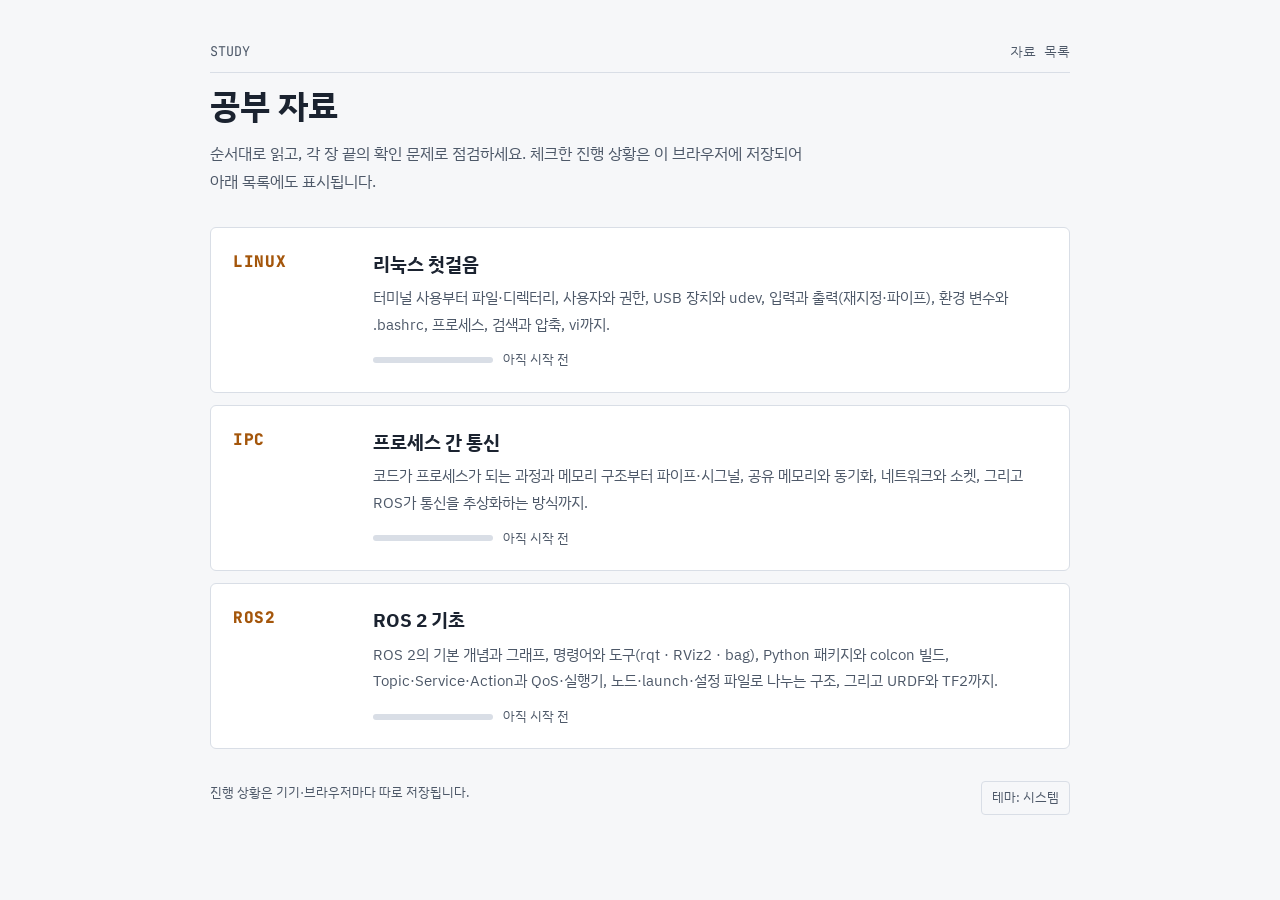
<file: docs/index.html>
<!doctype html>
<html lang="ko">
<head>
<meta charset="utf-8">
<meta name="viewport" content="width=device-width, initial-scale=1, viewport-fit=cover">
<title>공부 자료</title>
<meta name="description" content="부원 자습용 공부 자료 모음">
<link rel="preconnect" href="https://fonts.googleapis.com">
<link rel="preconnect" href="https://fonts.gstatic.com" crossorigin>
<link rel="stylesheet" href="https://fonts.googleapis.com/css2?family=IBM+Plex+Sans+KR:wght@400;500;700&family=JetBrains+Mono:wght@400;600;800&family=Nanum+Gothic+Coding:wght@400;700&display=swap">
<link rel="stylesheet" href="assets/style.css">
<script src="assets/site.js"></script>
</head>
<body>
<div class="home-wrap">

  <header class="home-head">
    <div class="manline"><span>STUDY</span><span>자료 목록</span></div>
    <h1>공부 자료</h1>
    <p>순서대로 읽고, 각 장 끝의 확인 문제로 점검하세요. 체크한 진행 상황은 이 브라우저에 저장되어 아래 목록에도 표시됩니다.</p>
  </header>

  <!--
    새 자료를 추가하려면 아래 <li> 하나를 복사해서
    href(폴더 경로), data-page(그 페이지 body의 data-page와 같은 값),
    code, 제목, 설명을 바꾸면 됩니다.
  -->
  <ul class="courses">
    <li>
      <a class="course" href="linux/" data-page="linux">
        <span class="code">LINUX</span>
        <h2>리눅스 첫걸음</h2>
        <p>터미널 사용부터 파일·디렉터리, 사용자와 권한, USB 장치와 udev, 입력과 출력(재지정·파이프), 환경 변수와 .bashrc, 프로세스, 검색과 압축, vi까지.</p>
        <span class="meta" data-progress><span class="bar"><i></i></span><span>아직 시작 전</span></span>
      </a>
    </li>
    <li>
      <a class="course" href="ipc/" data-page="ipc">
        <span class="code">IPC</span>
        <h2>프로세스 간 통신</h2>
        <p>코드가 프로세스가 되는 과정과 메모리 구조부터 파이프·시그널, 공유 메모리와 동기화, 네트워크와 소켓, 그리고 ROS가 통신을 추상화하는 방식까지.</p>
        <span class="meta" data-progress><span class="bar"><i></i></span><span>아직 시작 전</span></span>
      </a>
    </li>
    <li>
      <a class="course" href="ros2/" data-page="ros2">
        <span class="code">ROS2</span>
        <h2>ROS 2 기초</h2>
        <p>ROS 2의 기본 개념과 그래프, 명령어와 도구(rqt · RViz2 · bag), Python 패키지와 colcon 빌드, Topic·Service·Action과 QoS·실행기, 노드·launch·설정 파일로 나누는 구조, 그리고 URDF와 TF2까지.</p>
        <span class="meta" data-progress><span class="bar"><i></i></span><span>아직 시작 전</span></span>
      </a>
    </li>
  </ul>

  <footer class="home-foot">
    <span>진행 상황은 기기·브라우저마다 따로 저장됩니다.</span>
    <button class="theme-btn" type="button">테마: 시스템</button>
  </footer>

</div>
</body>
</html>
</file>
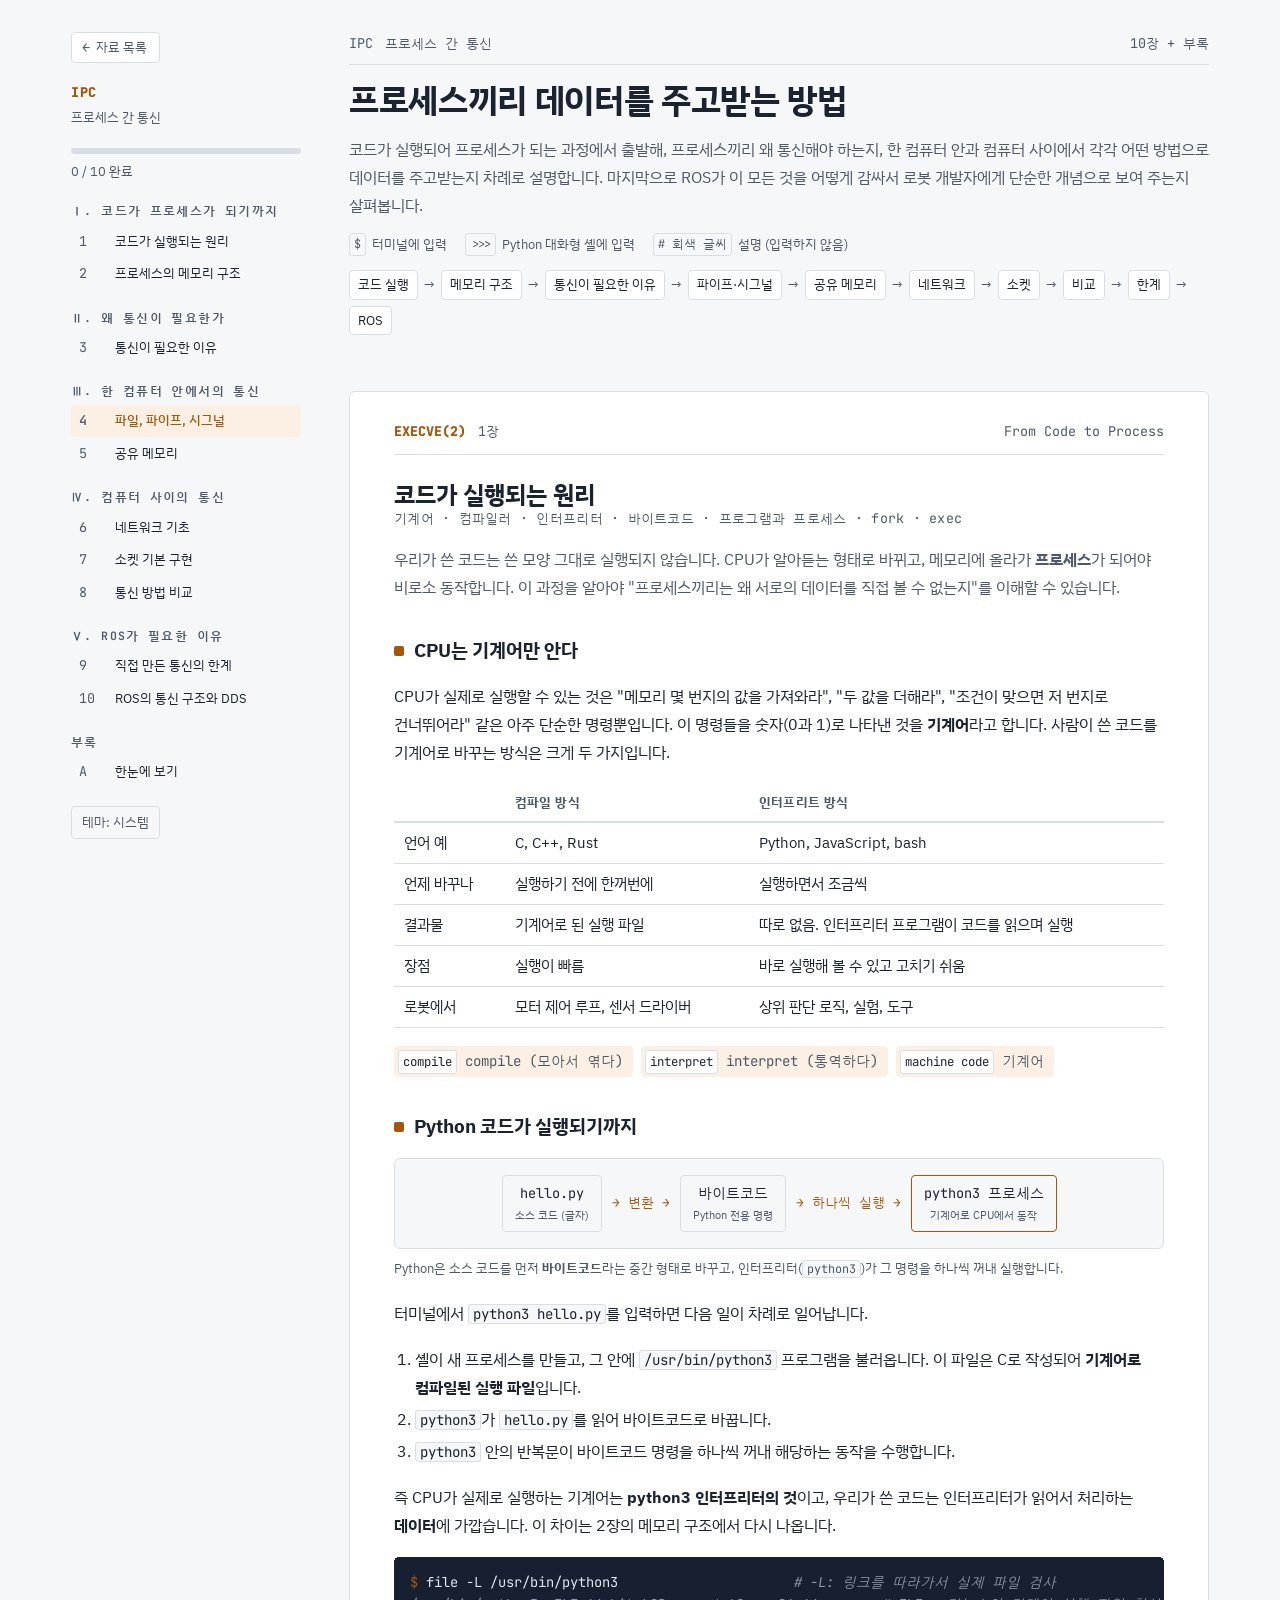
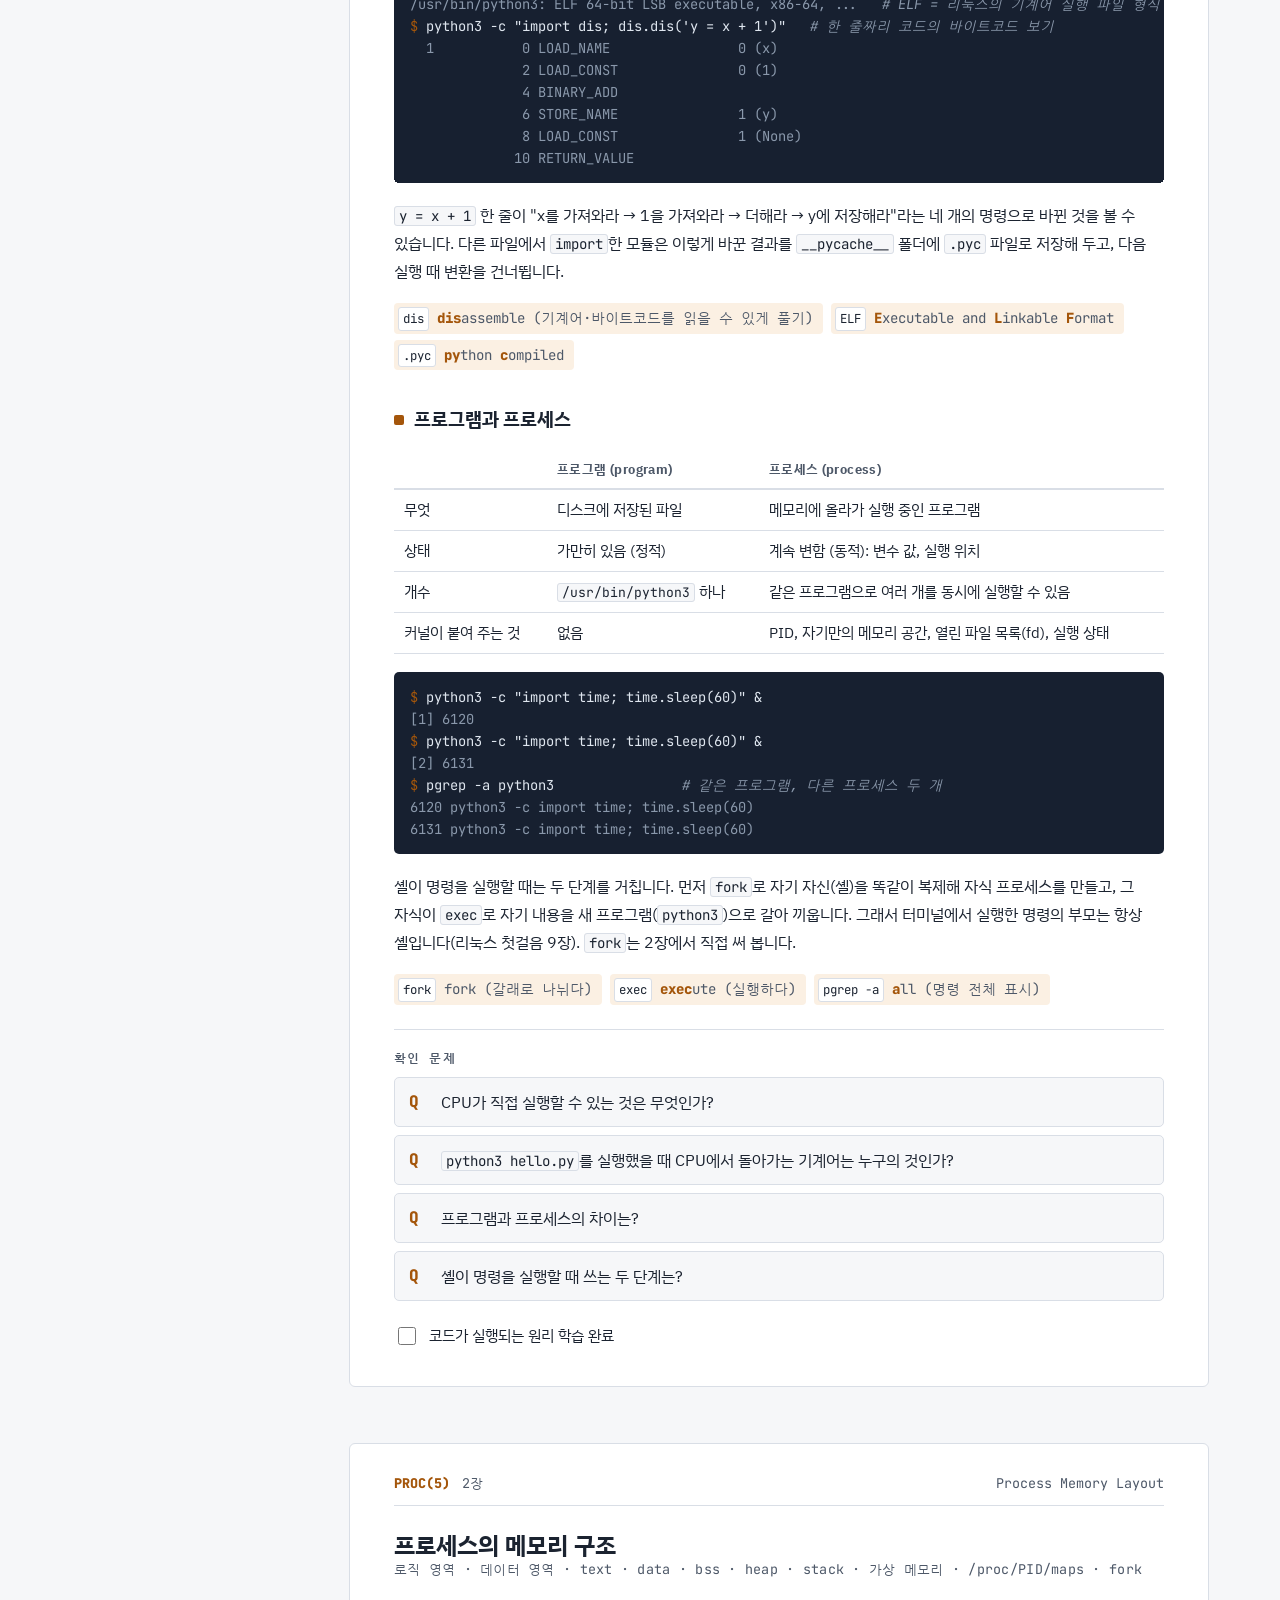
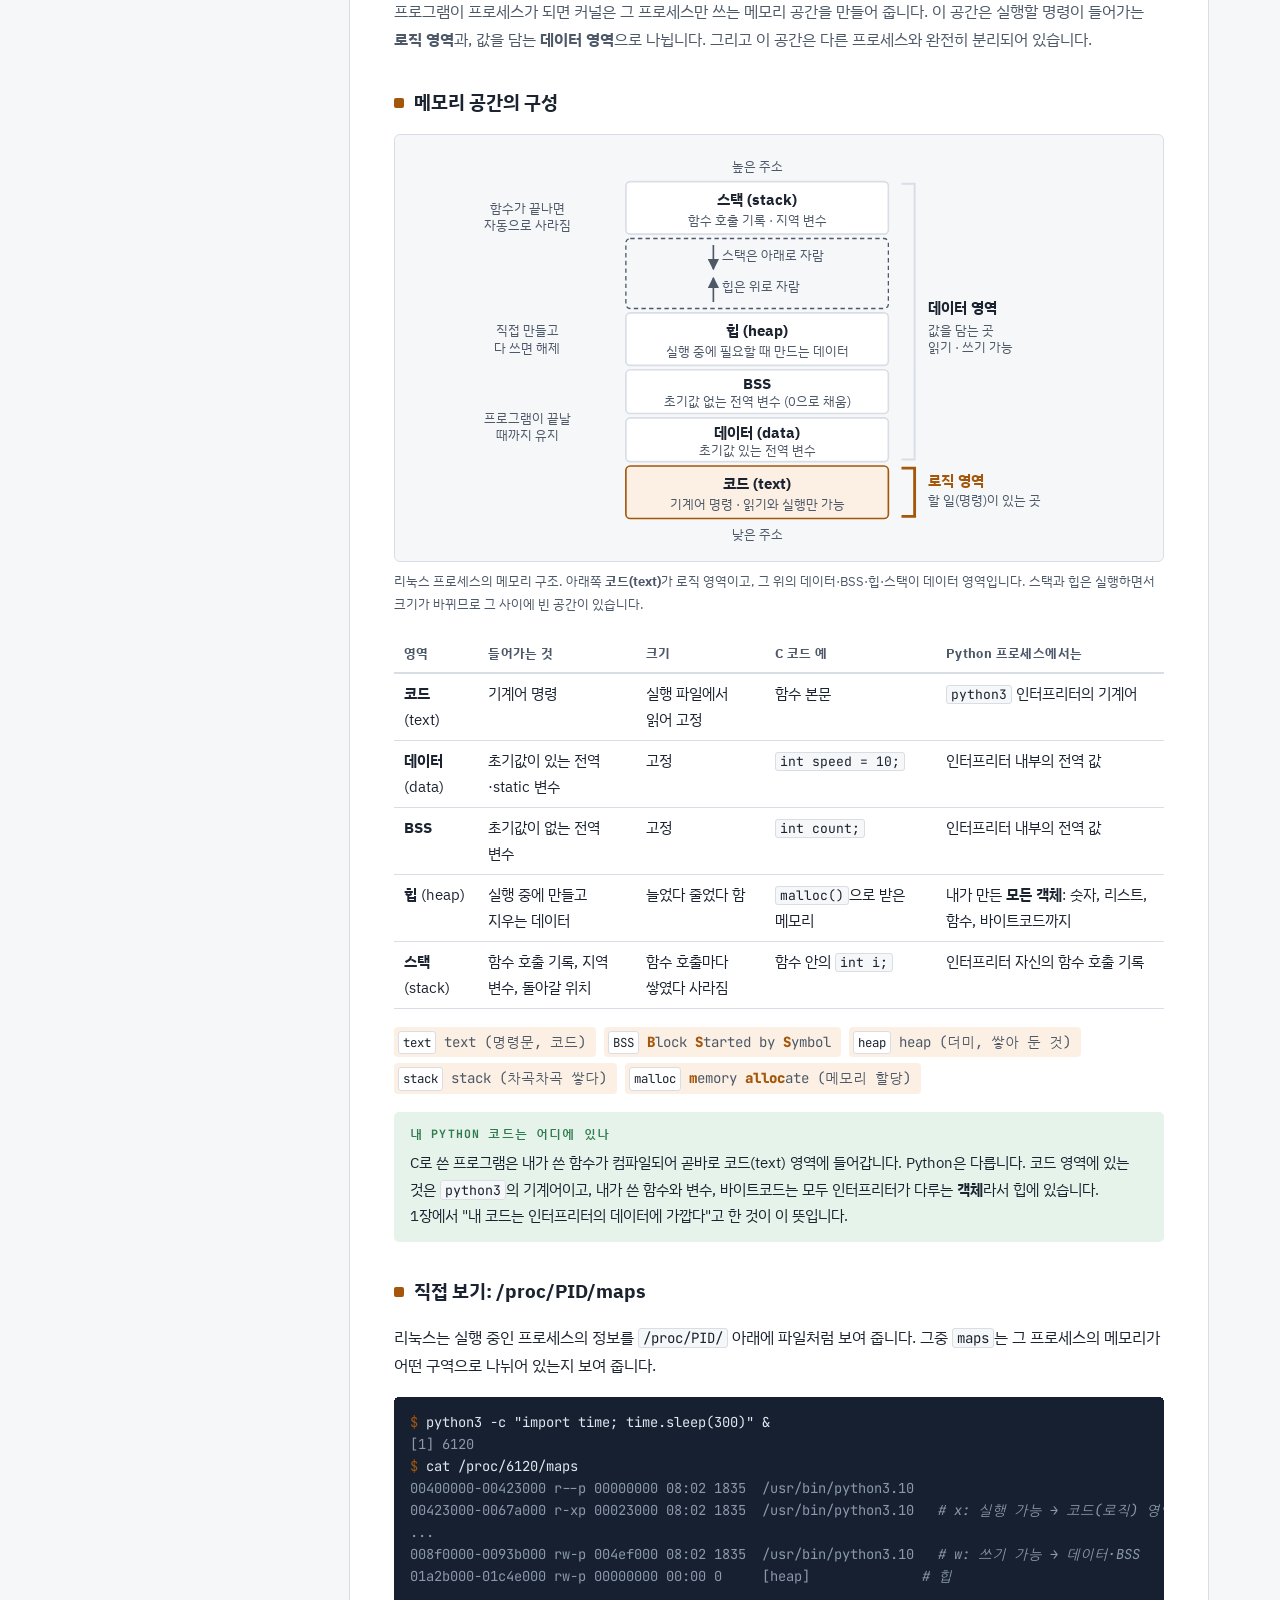
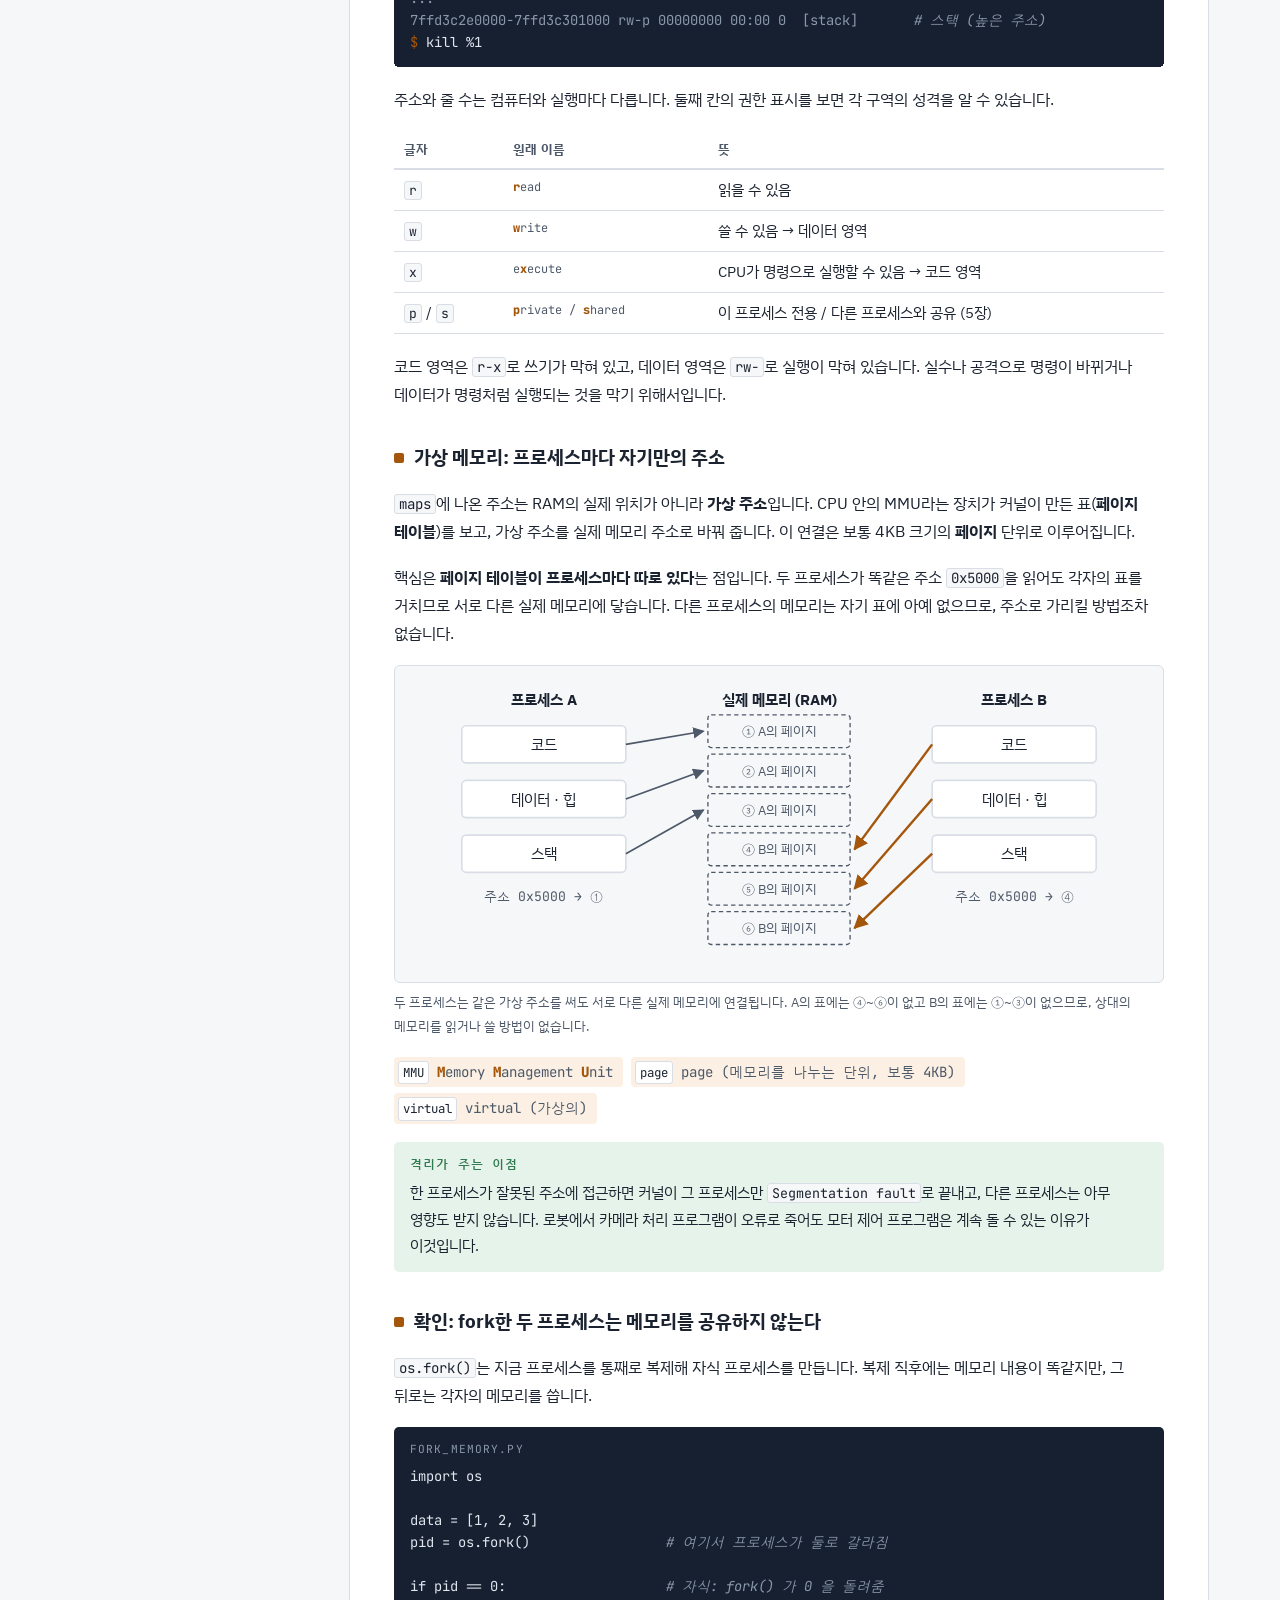
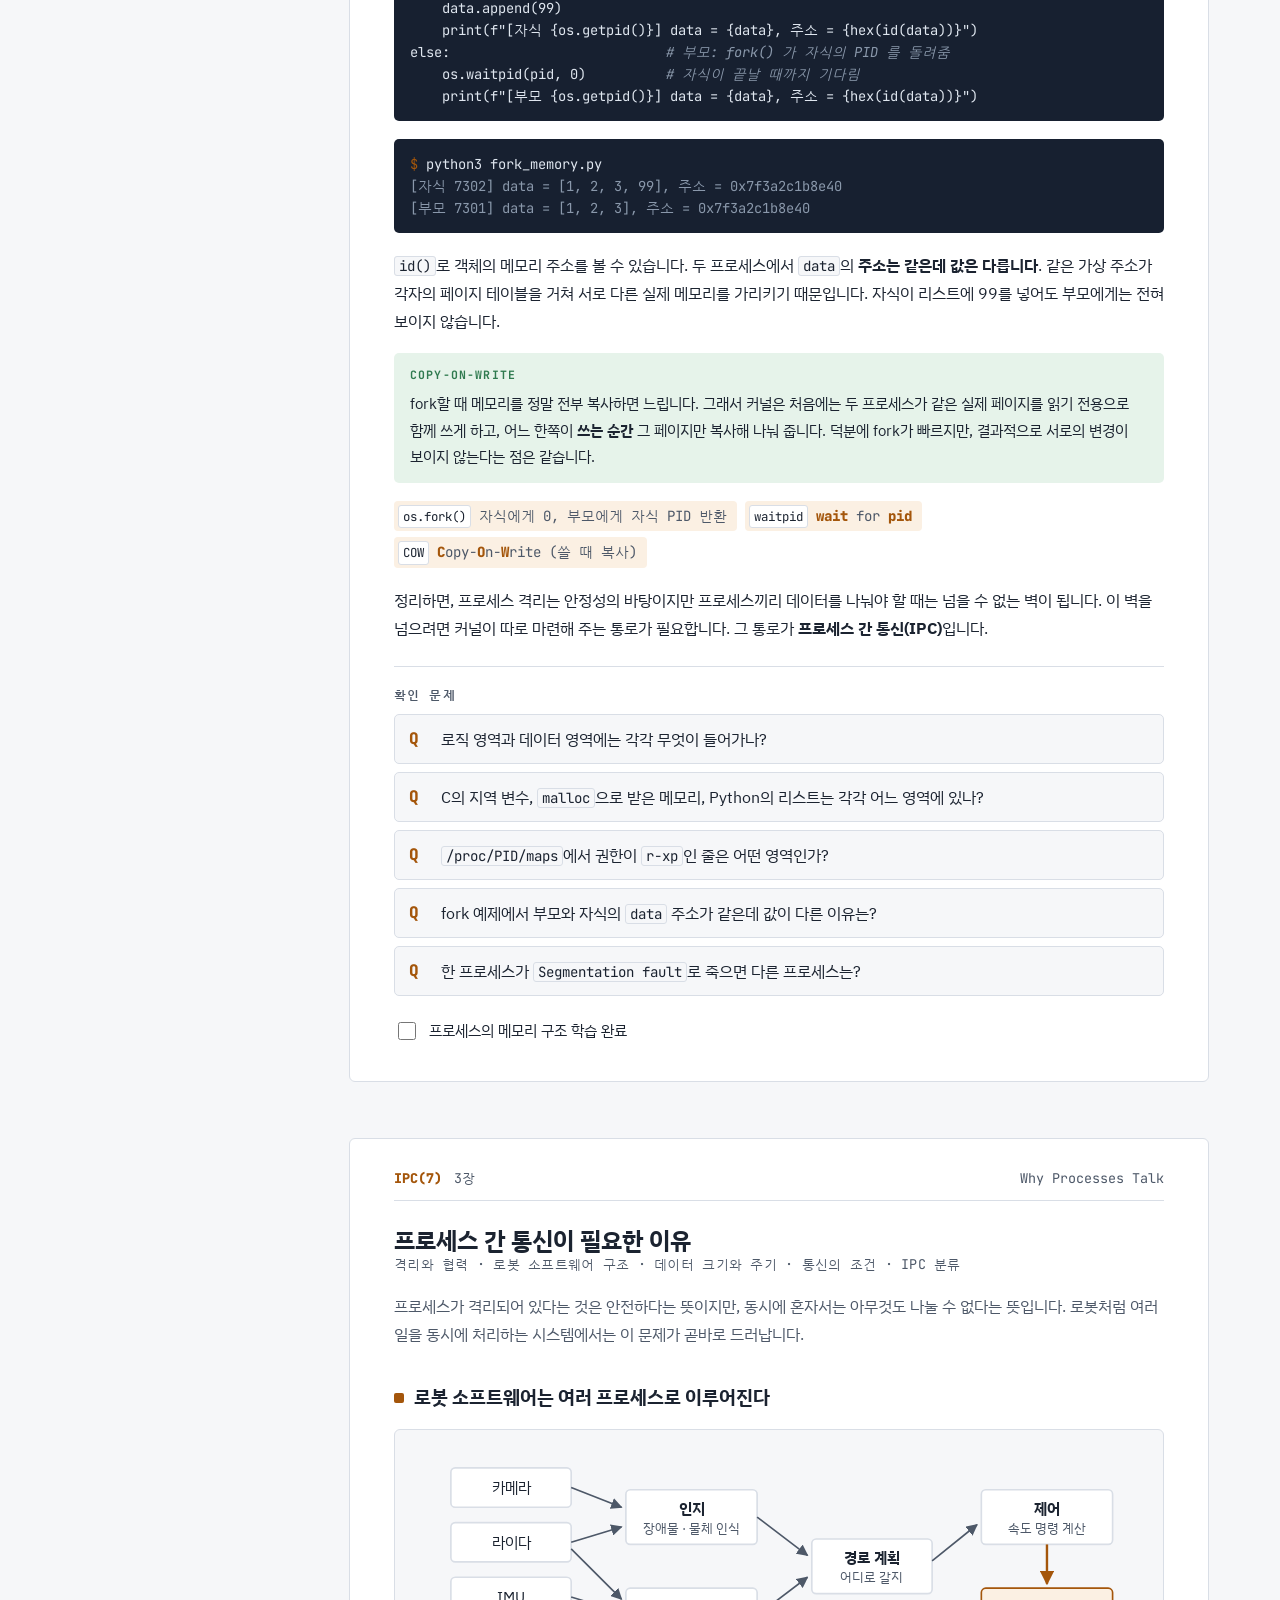
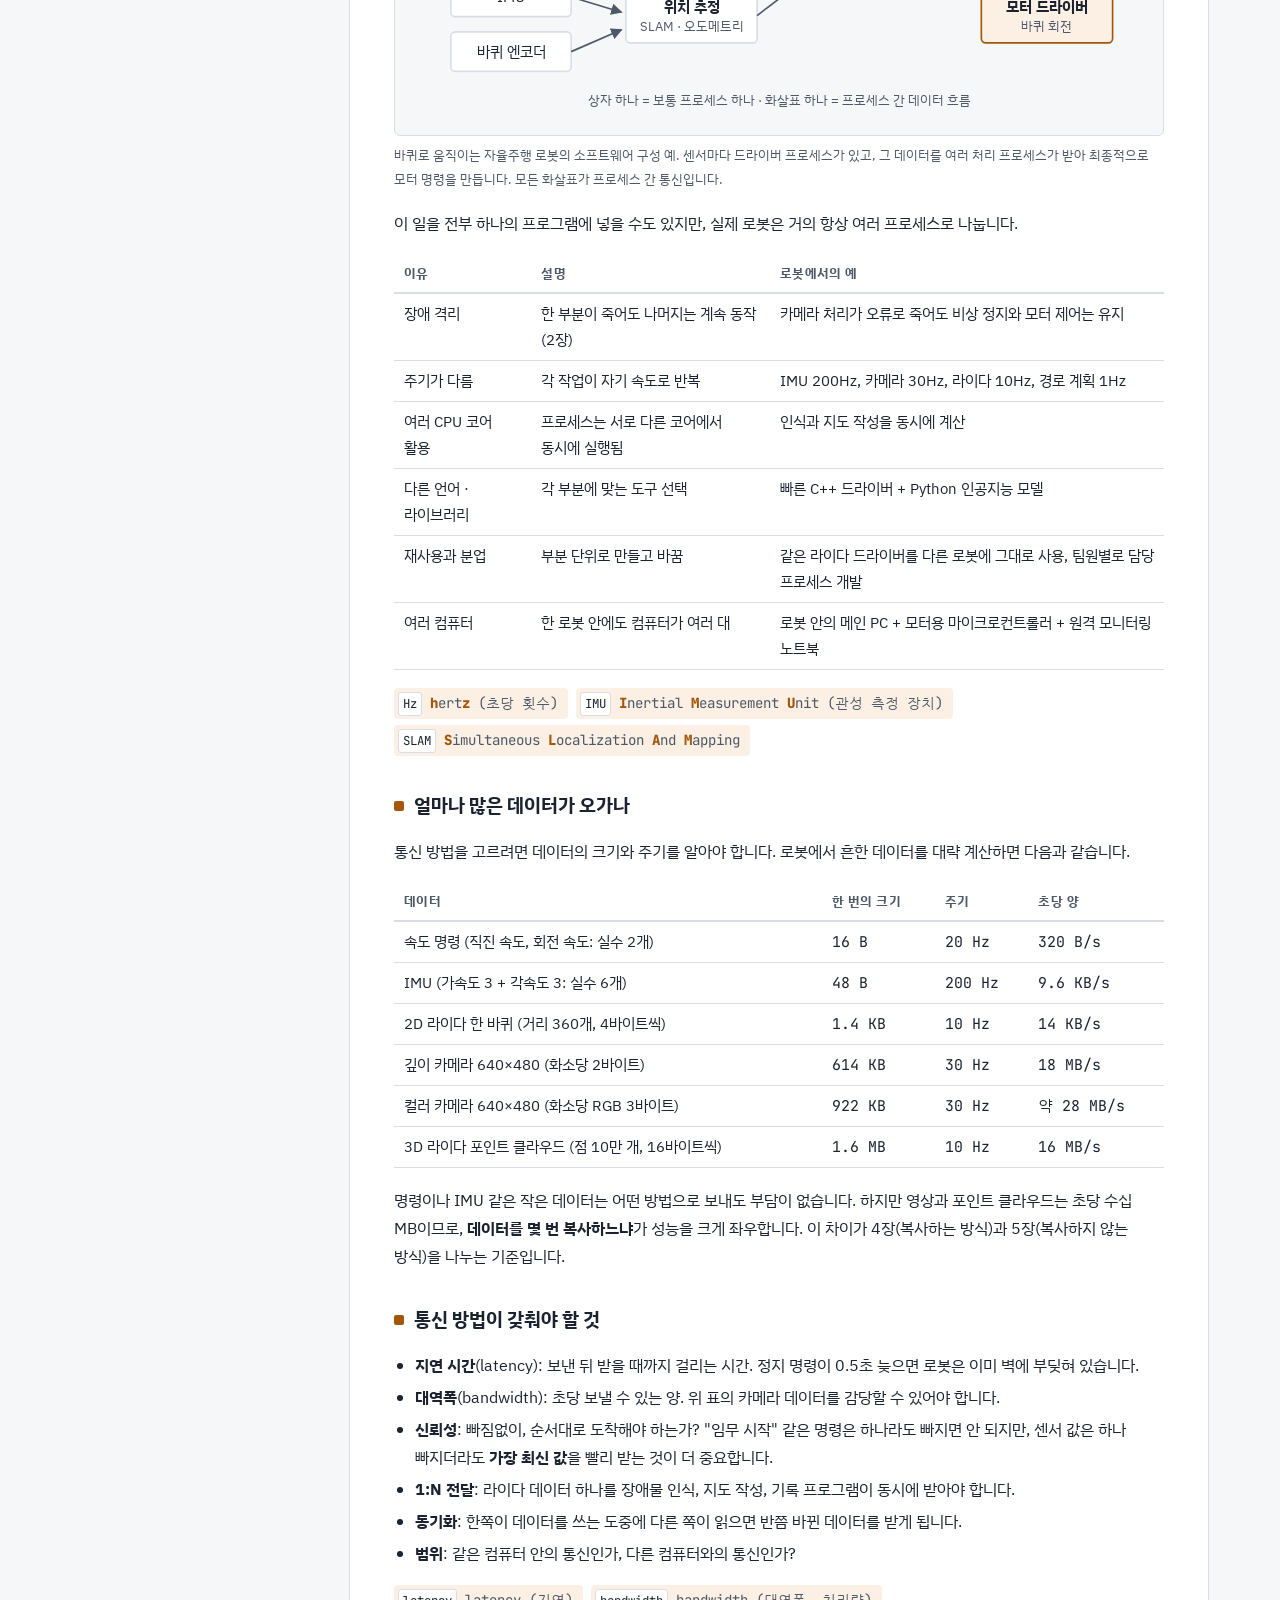
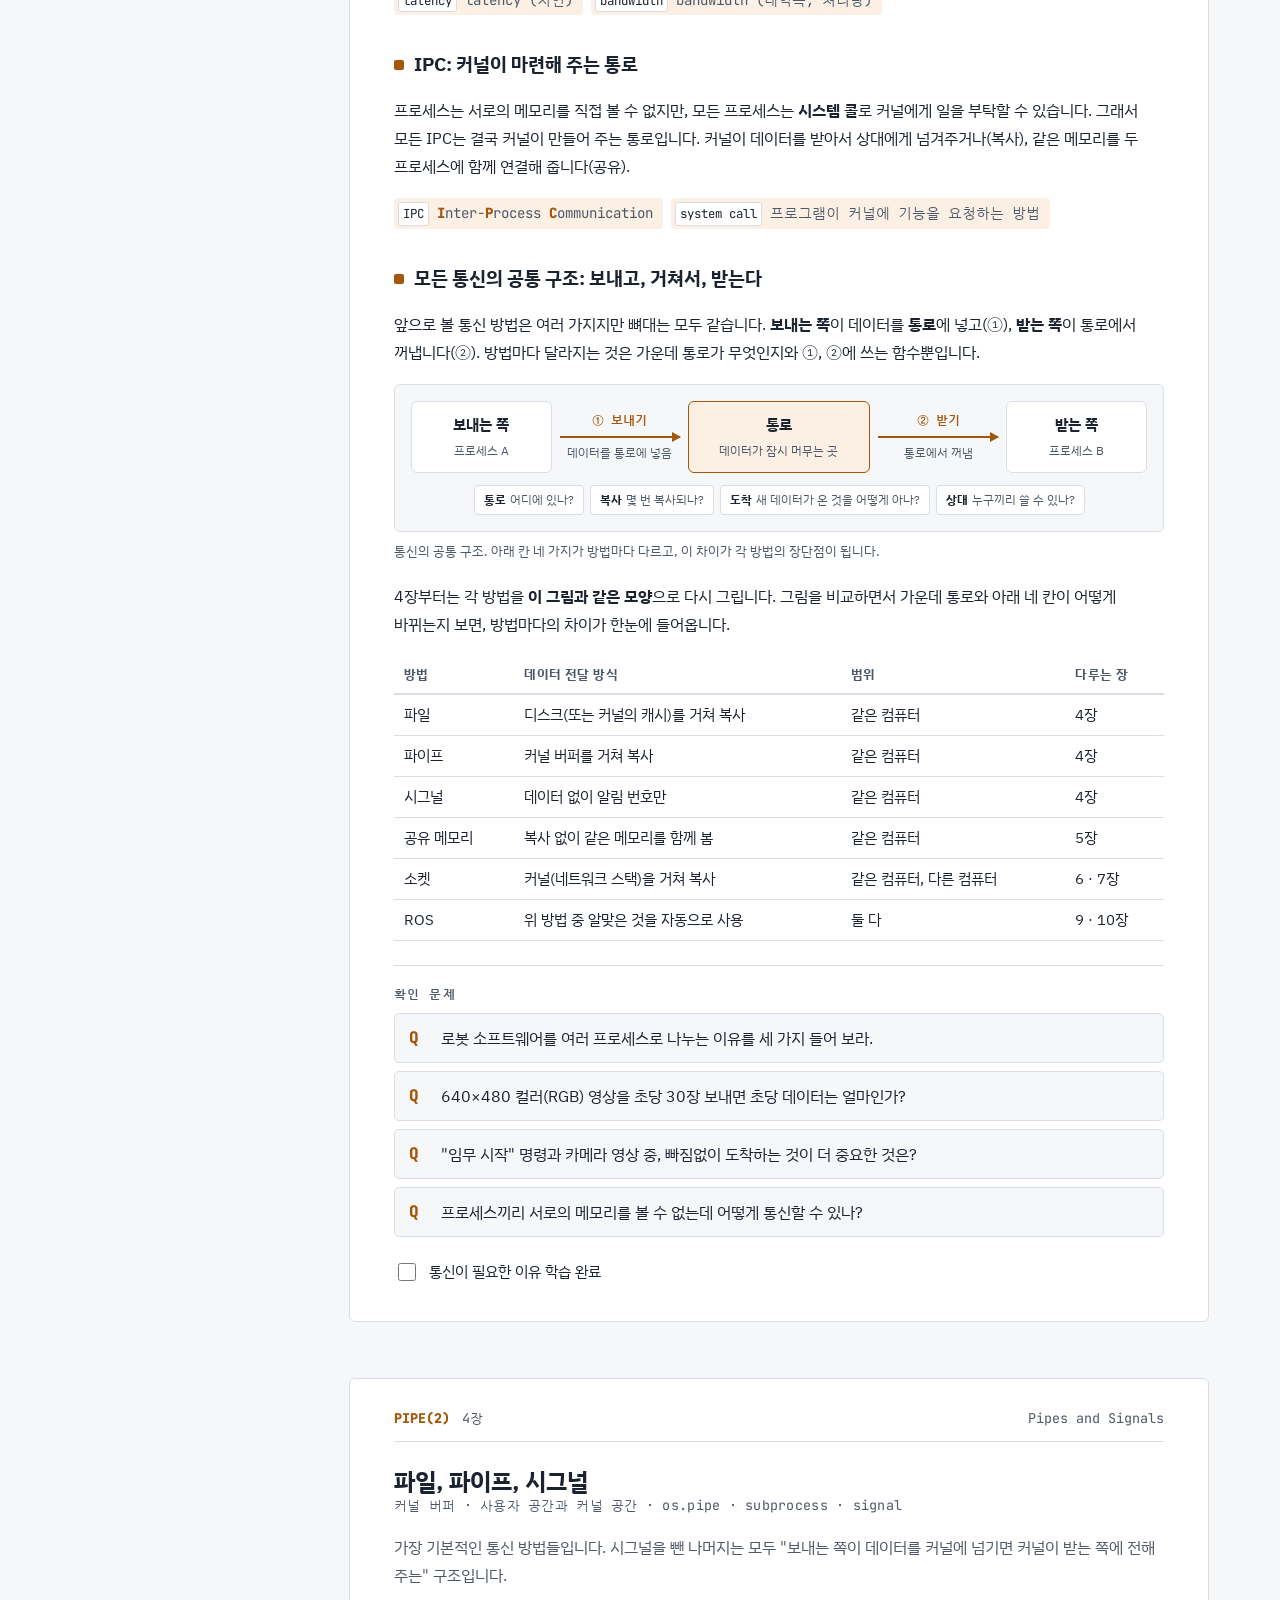
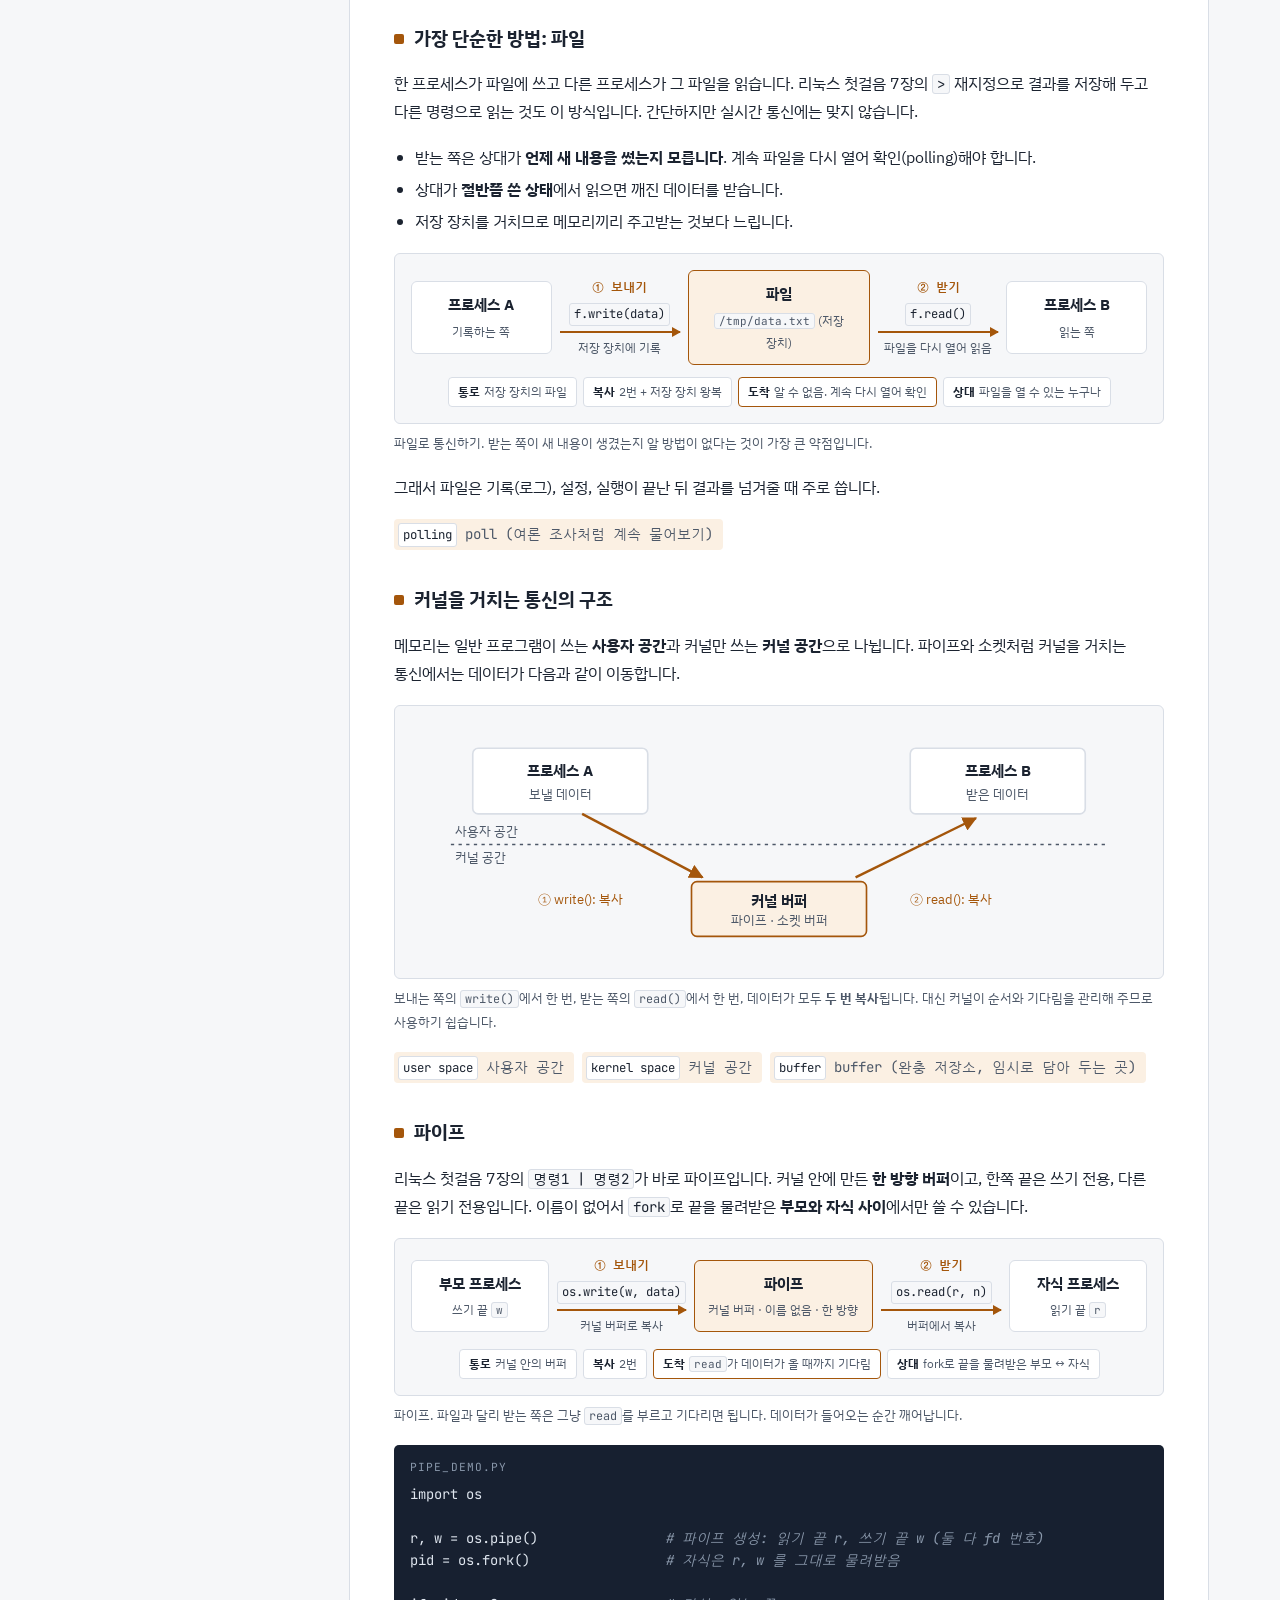
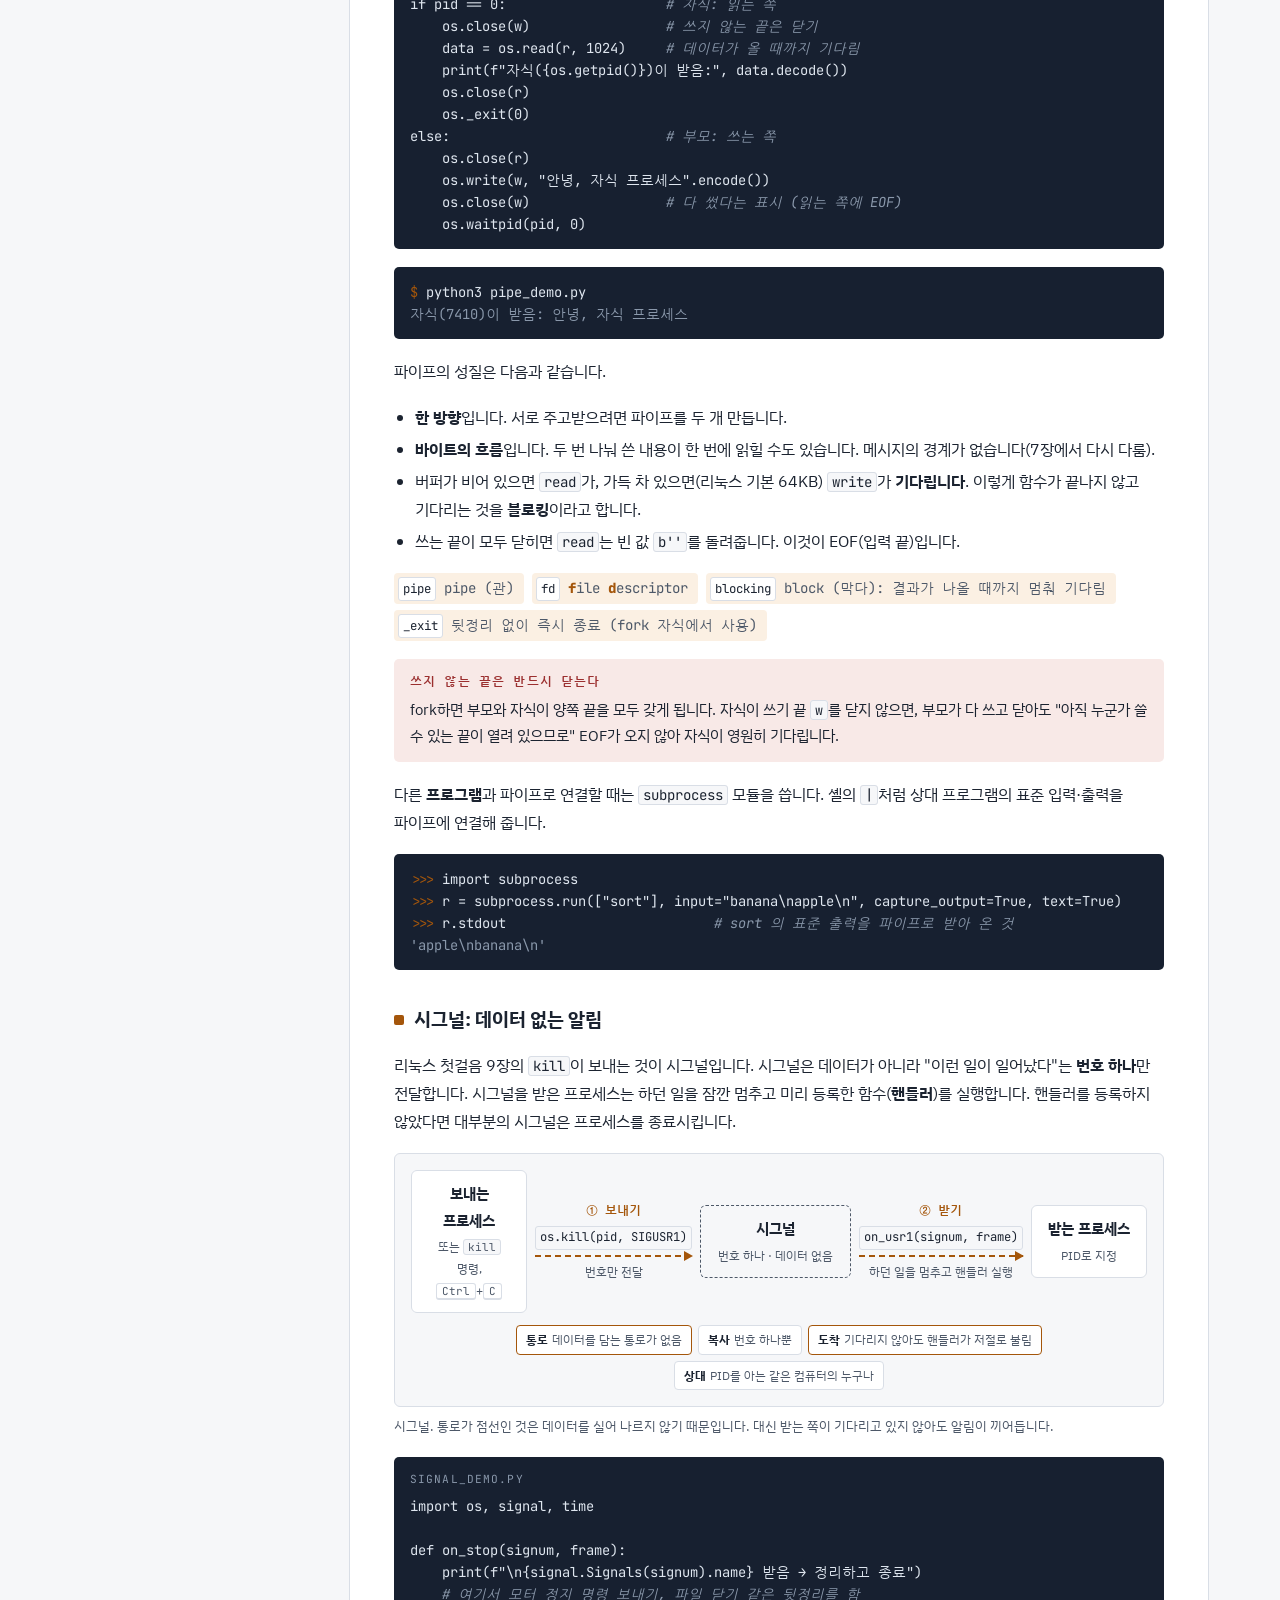
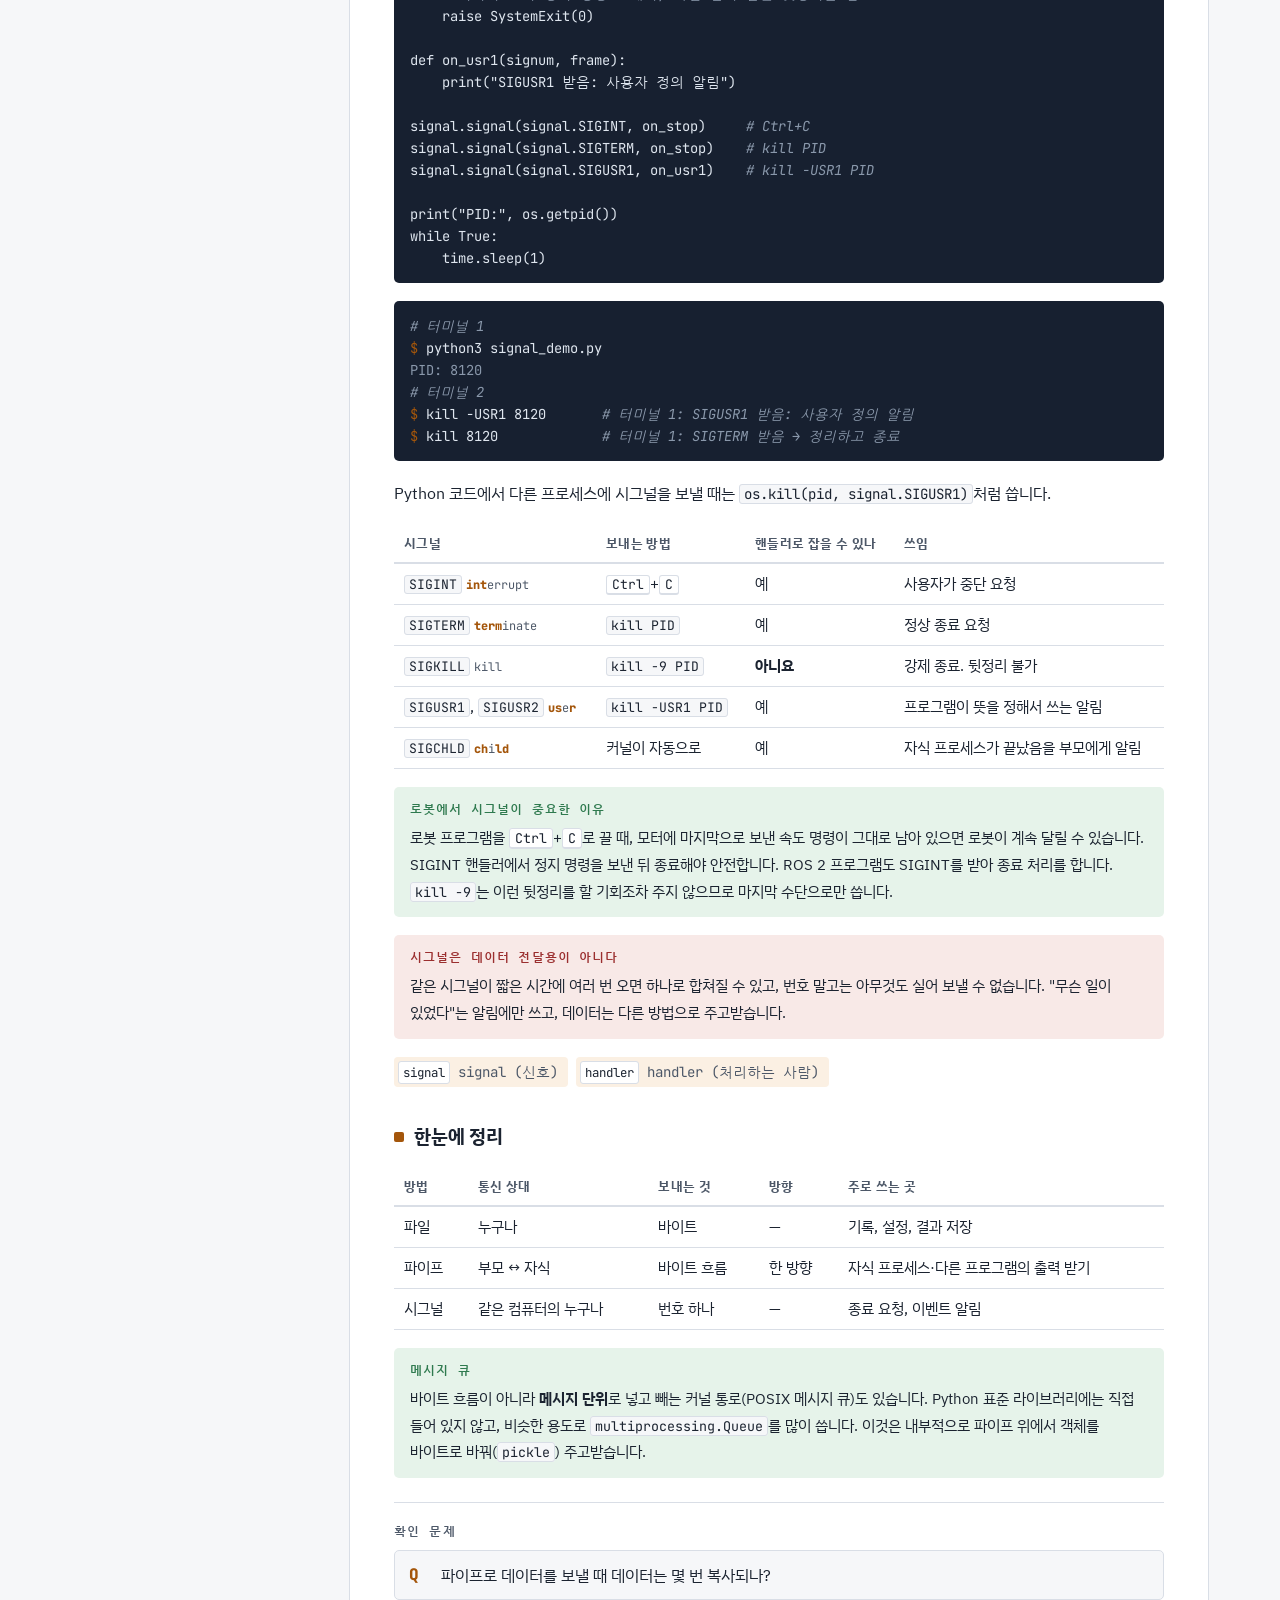
<file: docs/ipc/index.html>
<!doctype html>
<html lang="ko">
<head>
<meta charset="utf-8">
<meta name="viewport" content="width=device-width, initial-scale=1, viewport-fit=cover">
<title>프로세스 간 통신</title>
<meta name="description" content="코드가 프로세스가 되는 과정부터 파이프, 공유 메모리, 소켓, 그리고 ROS가 통신을 추상화하는 방식까지 개념 중심으로 설명하는 학습 자료">
<link rel="preconnect" href="https://fonts.googleapis.com">
<link rel="preconnect" href="https://fonts.gstatic.com" crossorigin>
<link rel="stylesheet" href="https://fonts.googleapis.com/css2?family=IBM+Plex+Sans+KR:wght@400;500;700&family=JetBrains+Mono:wght@400;600;800&family=Nanum+Gothic+Coding:wght@400;700&display=swap">
<link rel="stylesheet" href="../assets/style.css">
<script src="../assets/site.js"></script>
</head>
<body data-page="ipc" data-brand="IPC" data-name="프로세스 간 통신" data-home="../index.html">
<div class="shell">
<main id="top">

<header class="intro">
  <div class="manline"><span>IPC</span><span>프로세스 간 통신</span><span>10장 + 부록</span></div>
  <h1>프로세스끼리 데이터를 주고받는 방법</h1>
  <p>코드가 실행되어 프로세스가 되는 과정에서 출발해, 프로세스끼리 왜 통신해야 하는지, 한 컴퓨터 안과 컴퓨터 사이에서 각각 어떤 방법으로 데이터를 주고받는지 차례로 설명합니다. 마지막으로 ROS가 이 모든 것을 어떻게 감싸서 로봇 개발자에게 단순한 개념으로 보여 주는지 살펴봅니다.</p>
  <div class="legend">
    <span><code>$</code> 터미널에 입력</span>
    <span><code>&gt;&gt;&gt;</code> Python 대화형 셸에 입력</span>
    <span><code># 회색 글씨</code> 설명 (입력하지 않음)</span>
  </div>
  <div class="route" aria-label="학습 순서">
    <a href="#c1">코드 실행</a><span>→</span><a href="#c2">메모리 구조</a><span>→</span><a href="#c3">통신이 필요한 이유</a><span>→</span><a href="#c4">파이프·시그널</a><span>→</span><a href="#c5">공유 메모리</a><span>→</span><a href="#c6">네트워크</a><span>→</span><a href="#c7">소켓</a><span>→</span><a href="#c8">비교</a><span>→</span><a href="#c9">한계</a><span>→</span><a href="#c10">ROS</a>
  </div>
</header>

<!-- ===================== 1 ===================== -->
<section class="lec" id="c1" data-num="1" data-group="Ⅰ. 코드가 프로세스가 되기까지" data-title="코드가 실행되는 원리">
  <div class="manhead"><b>EXECVE(2)</b><span>1장</span><span>From Code to Process</span></div>
  <h2>코드가 실행되는 원리<small>기계어 · 컴파일러 · 인터프리터 · 바이트코드 · 프로그램과 프로세스 · fork · exec</small></h2>
  <p class="lead">우리가 쓴 코드는 쓴 모양 그대로 실행되지 않습니다. CPU가 알아듣는 형태로 바뀌고, 메모리에 올라가 <strong>프로세스</strong>가 되어야 비로소 동작합니다. 이 과정을 알아야 "프로세스끼리는 왜 서로의 데이터를 직접 볼 수 없는지"를 이해할 수 있습니다.</p>

  <h3>CPU는 기계어만 안다</h3>
  <p>CPU가 실제로 실행할 수 있는 것은 "메모리 몇 번지의 값을 가져와라", "두 값을 더해라", "조건이 맞으면 저 번지로 건너뛰어라" 같은 아주 단순한 명령뿐입니다. 이 명령들을 숫자(0과 1)로 나타낸 것을 <strong>기계어</strong>라고 합니다. 사람이 쓴 코드를 기계어로 바꾸는 방식은 크게 두 가지입니다.</p>
  <div class="tbl"><table>
    <thead><tr><th></th><th>컴파일 방식</th><th>인터프리트 방식</th></tr></thead>
    <tbody>
      <tr><td>언어 예</td><td>C, C++, Rust</td><td>Python, JavaScript, bash</td></tr>
      <tr><td>언제 바꾸나</td><td>실행하기 전에 한꺼번에</td><td>실행하면서 조금씩</td></tr>
      <tr><td>결과물</td><td>기계어로 된 실행 파일</td><td>따로 없음. 인터프리터 프로그램이 코드를 읽으며 실행</td></tr>
      <tr><td>장점</td><td>실행이 빠름</td><td>바로 실행해 볼 수 있고 고치기 쉬움</td></tr>
      <tr><td>로봇에서</td><td>모터 제어 루프, 센서 드라이버</td><td>상위 판단 로직, 실험, 도구</td></tr>
    </tbody>
  </table></div>
  <div class="names"><span><code>compile</code><i>compile (모아서 엮다)</i></span><span><code>interpret</code><i>interpret (통역하다)</i></span><span><code>machine code</code><i>기계어</i></span></div>

  <h3>Python 코드가 실행되기까지</h3>
  <figure class="fig">
    <div class="cv"><div class="flow">
      <div class="box">hello.py<small>소스 코드 (글자)</small></div>
      <div class="mid">→ 변환 →</div>
      <div class="box">바이트코드<small>Python 전용 명령</small></div>
      <div class="mid">→ 하나씩 실행 →</div>
      <div class="box" style="border-color:var(--accent)">python3 프로세스<small>기계어로 CPU에서 동작</small></div>
    </div></div>
    <figcaption>Python은 소스 코드를 먼저 <strong>바이트코드</strong>라는 중간 형태로 바꾸고, 인터프리터(<code>python3</code>)가 그 명령을 하나씩 꺼내 실행합니다.</figcaption>
  </figure>
  <p>터미널에서 <code>python3 hello.py</code>를 입력하면 다음 일이 차례로 일어납니다.</p>
  <ol>
    <li>셸이 새 프로세스를 만들고, 그 안에 <code>/usr/bin/python3</code> 프로그램을 불러옵니다. 이 파일은 C로 작성되어 <strong>기계어로 컴파일된 실행 파일</strong>입니다.</li>
    <li><code>python3</code>가 <code>hello.py</code>를 읽어 바이트코드로 바꿉니다.</li>
    <li><code>python3</code> 안의 반복문이 바이트코드 명령을 하나씩 꺼내 해당하는 동작을 수행합니다.</li>
  </ol>
  <p>즉 CPU가 실제로 실행하는 기계어는 <strong>python3 인터프리터의 것</strong>이고, 우리가 쓴 코드는 인터프리터가 읽어서 처리하는 <strong>데이터</strong>에 가깝습니다. 이 차이는 2장의 메모리 구조에서 다시 나옵니다.</p>
  <pre><span class="p">$ </span>file -L /usr/bin/python3                      <span class="c"># -L: 링크를 따라가서 실제 파일 검사</span>
<span class="o">/usr/bin/python3: ELF 64-bit LSB executable, x86-64, ...</span>   <span class="c"># ELF = 리눅스의 기계어 실행 파일 형식</span>
<span class="p">$ </span>python3 -c "import dis; dis.dis('y = x + 1')"   <span class="c"># 한 줄짜리 코드의 바이트코드 보기</span>
<span class="o">  1           0 LOAD_NAME                0 (x)
              2 LOAD_CONST               0 (1)
              4 BINARY_ADD
              6 STORE_NAME               1 (y)
              8 LOAD_CONST               1 (None)
             10 RETURN_VALUE</span></pre>
  <p><code>y = x + 1</code> 한 줄이 "x를 가져와라 → 1을 가져와라 → 더해라 → y에 저장해라"라는 네 개의 명령으로 바뀐 것을 볼 수 있습니다. 다른 파일에서 <code>import</code>한 모듈은 이렇게 바꾼 결과를 <code>__pycache__</code> 폴더에 <code>.pyc</code> 파일로 저장해 두고, 다음 실행 때 변환을 건너뜁니다.</p>
  <div class="names"><span><code>dis</code><i><b>dis</b>assemble (기계어·바이트코드를 읽을 수 있게 풀기)</i></span><span><code>ELF</code><i><b>E</b>xecutable and <b>L</b>inkable <b>F</b>ormat</i></span><span><code>.pyc</code><i><b>py</b>thon <b>c</b>ompiled</i></span></div>

  <h3>프로그램과 프로세스</h3>
  <div class="tbl"><table>
    <thead><tr><th></th><th>프로그램 (program)</th><th>프로세스 (process)</th></tr></thead>
    <tbody>
      <tr><td>무엇</td><td>디스크에 저장된 파일</td><td>메모리에 올라가 실행 중인 프로그램</td></tr>
      <tr><td>상태</td><td>가만히 있음 (정적)</td><td>계속 변함 (동적): 변수 값, 실행 위치</td></tr>
      <tr><td>개수</td><td><code>/usr/bin/python3</code> 하나</td><td>같은 프로그램으로 여러 개를 동시에 실행할 수 있음</td></tr>
      <tr><td>커널이 붙여 주는 것</td><td>없음</td><td>PID, 자기만의 메모리 공간, 열린 파일 목록(fd), 실행 상태</td></tr>
    </tbody>
  </table></div>
  <pre><span class="p">$ </span>python3 -c "import time; time.sleep(60)" &amp;
<span class="o">[1] 6120</span>
<span class="p">$ </span>python3 -c "import time; time.sleep(60)" &amp;
<span class="o">[2] 6131</span>
<span class="p">$ </span>pgrep -a python3                <span class="c"># 같은 프로그램, 다른 프로세스 두 개</span>
<span class="o">6120 python3 -c import time; time.sleep(60)
6131 python3 -c import time; time.sleep(60)</span></pre>
  <p>셸이 명령을 실행할 때는 두 단계를 거칩니다. 먼저 <code>fork</code>로 자기 자신(셸)을 똑같이 복제해 자식 프로세스를 만들고, 그 자식이 <code>exec</code>로 자기 내용을 새 프로그램(<code>python3</code>)으로 갈아 끼웁니다. 그래서 터미널에서 실행한 명령의 부모는 항상 셸입니다(리눅스 첫걸음 9장). <code>fork</code>는 2장에서 직접 써 봅니다.</p>
  <div class="names"><span><code>fork</code><i>fork (갈래로 나뉘다)</i></span><span><code>exec</code><i><b>exec</b>ute (실행하다)</i></span><span><code>pgrep -a</code><i><b>a</b>ll (명령 전체 표시)</i></span></div>

  <div class="quiz"><h4>확인 문제</h4>
    <details class="q"><summary>CPU가 직접 실행할 수 있는 것은 무엇인가?</summary><div class="a"><p>기계어뿐입니다. 다른 모든 코드는 컴파일러가 미리 기계어로 바꾸거나, 기계어로 된 인터프리터가 읽어서 대신 실행합니다.</p></div></details>
    <details class="q"><summary><code>python3 hello.py</code>를 실행했을 때 CPU에서 돌아가는 기계어는 누구의 것인가?</summary><div class="a"><p><code>python3</code> 인터프리터의 기계어입니다. <code>hello.py</code>는 바이트코드로 바뀌어 인터프리터가 읽어 처리하는 데이터가 됩니다.</p></div></details>
    <details class="q"><summary>프로그램과 프로세스의 차이는?</summary><div class="a"><p>프로그램은 디스크에 있는 파일이고, 프로세스는 그 프로그램이 메모리에 올라가 실행 중인 상태입니다. 하나의 프로그램으로 PID가 다른 여러 프로세스를 동시에 실행할 수 있습니다.</p></div></details>
    <details class="q"><summary>셸이 명령을 실행할 때 쓰는 두 단계는?</summary><div class="a"><p><code>fork</code>로 자신을 복제해 자식을 만들고, 자식이 <code>exec</code>로 새 프로그램으로 바뀝니다.</p></div></details>
  </div>
</section>

<!-- ===================== 2 ===================== -->
<section class="lec" id="c2" data-num="2" data-group="Ⅰ. 코드가 프로세스가 되기까지" data-title="프로세스의 메모리 구조">
  <div class="manhead"><b>PROC(5)</b><span>2장</span><span>Process Memory Layout</span></div>
  <h2>프로세스의 메모리 구조<small>로직 영역 · 데이터 영역 · text · data · bss · heap · stack · 가상 메모리 · /proc/PID/maps · fork</small></h2>
  <p class="lead">프로그램이 프로세스가 되면 커널은 그 프로세스만 쓰는 메모리 공간을 만들어 줍니다. 이 공간은 실행할 명령이 들어가는 <strong>로직 영역</strong>과, 값을 담는 <strong>데이터 영역</strong>으로 나뉩니다. 그리고 이 공간은 다른 프로세스와 완전히 분리되어 있습니다.</p>

  <h3>메모리 공간의 구성</h3>
  <figure class="fig">
    <div class="cv">
      <svg class="d" viewBox="0 0 640 360" role="img" aria-label="프로세스 메모리 구조: 위에서부터 스택, 빈 공간, 힙, BSS, 데이터, 코드">
        <text class="ts c" x="300" y="14">높은 주소</text>
        <rect class="bx" x="180" y="28" width="240" height="48" rx="4"/>
        <text class="tb c" x="300" y="44">스택 (stack)</text>
        <text class="ts c" x="300" y="63">함수 호출 기록 · 지역 변수</text>
        <rect class="bx-mute" x="180" y="80" width="240" height="64" rx="4"/>
        <path class="ln" d="M260 86 L260 108"/><text class="ts" x="268" y="100">스택은 아래로 자람</text>
        <path class="ln" d="M260 138 L260 116"/><text class="ts" x="268" y="128">힙은 위로 자람</text>
        <rect class="bx" x="180" y="148" width="240" height="48" rx="4"/>
        <text class="tb c" x="300" y="164">힙 (heap)</text>
        <text class="ts c" x="300" y="183">실행 중에 필요할 때 만드는 데이터</text>
        <rect class="bx" x="180" y="200" width="240" height="40" rx="4"/>
        <text class="tb c" x="300" y="213">BSS</text>
        <text class="ts c" x="300" y="229">초기값 없는 전역 변수 (0으로 채움)</text>
        <rect class="bx" x="180" y="244" width="240" height="40" rx="4"/>
        <text class="tb c" x="300" y="257">데이터 (data)</text>
        <text class="ts c" x="300" y="273">초기값 있는 전역 변수</text>
        <rect class="bx-a" x="180" y="288" width="240" height="48" rx="4"/>
        <text class="tb c" x="300" y="304">코드 (text)</text>
        <text class="ts c" x="300" y="323">기계어 명령 · 읽기와 실행만 가능</text>
        <text class="ts c" x="300" y="350">낮은 주소</text>
        <path class="edge" d="M432 30 H444 V282 H432"/>
        <text class="tb" x="456" y="148">데이터 영역</text>
        <text class="ts" x="456" y="168">값을 담는 곳</text>
        <text class="ts" x="456" y="184">읽기 · 쓰기 가능</text>
        <path class="edge-a" d="M432 290 H444 V334 H432"/>
        <text class="tb ta" x="456" y="306">로직 영역</text>
        <text class="ts" x="456" y="324">할 일(명령)이 있는 곳</text>
        <text class="ts c" x="90" y="52">함수가 끝나면</text>
        <text class="ts c" x="90" y="68">자동으로 사라짐</text>
        <text class="ts c" x="90" y="164">직접 만들고</text>
        <text class="ts c" x="90" y="180">다 쓰면 해제</text>
        <text class="ts c" x="90" y="244">프로그램이 끝날</text>
        <text class="ts c" x="90" y="260">때까지 유지</text>
      </svg>
    </div>
    <figcaption>리눅스 프로세스의 메모리 구조. 아래쪽 <strong>코드(text)</strong>가 로직 영역이고, 그 위의 데이터·BSS·힙·스택이 데이터 영역입니다. 스택과 힙은 실행하면서 크기가 바뀌므로 그 사이에 빈 공간이 있습니다.</figcaption>
  </figure>
  <div class="tbl"><table>
    <thead><tr><th>영역</th><th>들어가는 것</th><th>크기</th><th>C 코드 예</th><th>Python 프로세스에서는</th></tr></thead>
    <tbody>
      <tr><td><strong>코드</strong> (text)</td><td>기계어 명령</td><td>실행 파일에서 읽어 고정</td><td>함수 본문</td><td><code>python3</code> 인터프리터의 기계어</td></tr>
      <tr><td><strong>데이터</strong> (data)</td><td>초기값이 있는 전역·static 변수</td><td>고정</td><td><code>int speed = 10;</code></td><td>인터프리터 내부의 전역 값</td></tr>
      <tr><td><strong>BSS</strong></td><td>초기값이 없는 전역 변수</td><td>고정</td><td><code>int count;</code></td><td>인터프리터 내부의 전역 값</td></tr>
      <tr><td><strong>힙</strong> (heap)</td><td>실행 중에 만들고 지우는 데이터</td><td>늘었다 줄었다 함</td><td><code>malloc()</code>으로 받은 메모리</td><td>내가 만든 <strong>모든 객체</strong>: 숫자, 리스트, 함수, 바이트코드까지</td></tr>
      <tr><td><strong>스택</strong> (stack)</td><td>함수 호출 기록, 지역 변수, 돌아갈 위치</td><td>함수 호출마다 쌓였다 사라짐</td><td>함수 안의 <code>int i;</code></td><td>인터프리터 자신의 함수 호출 기록</td></tr>
    </tbody>
  </table></div>
  <div class="names"><span><code>text</code><i>text (명령문, 코드)</i></span><span><code>BSS</code><i><b>B</b>lock <b>S</b>tarted by <b>S</b>ymbol</i></span><span><code>heap</code><i>heap (더미, 쌓아 둔 것)</i></span><span><code>stack</code><i>stack (차곡차곡 쌓다)</i></span><span><code>malloc</code><i><b>m</b>emory <b>alloc</b>ate (메모리 할당)</i></span></div>
  <div class="note"><b class="t">내 Python 코드는 어디에 있나</b>C로 쓴 프로그램은 내가 쓴 함수가 컴파일되어 곧바로 코드(text) 영역에 들어갑니다. Python은 다릅니다. 코드 영역에 있는 것은 <code>python3</code>의 기계어이고, 내가 쓴 함수와 변수, 바이트코드는 모두 인터프리터가 다루는 <strong>객체</strong>라서 힙에 있습니다. 1장에서 "내 코드는 인터프리터의 데이터에 가깝다"고 한 것이 이 뜻입니다.</div>

  <h3>직접 보기: /proc/PID/maps</h3>
  <p>리눅스는 실행 중인 프로세스의 정보를 <code>/proc/PID/</code> 아래에 파일처럼 보여 줍니다. 그중 <code>maps</code>는 그 프로세스의 메모리가 어떤 구역으로 나뉘어 있는지 보여 줍니다.</p>
  <pre><span class="p">$ </span>python3 -c "import time; time.sleep(300)" &amp;
<span class="o">[1] 6120</span>
<span class="p">$ </span>cat /proc/6120/maps
<span class="o">00400000-00423000 r--p 00000000 08:02 1835  /usr/bin/python3.10
00423000-0067a000 r-xp 00023000 08:02 1835  /usr/bin/python3.10</span>   <span class="c"># x: 실행 가능 → 코드(로직) 영역</span>
<span class="o">...
008f0000-0093b000 rw-p 004ef000 08:02 1835  /usr/bin/python3.10</span>   <span class="c"># w: 쓰기 가능 → 데이터·BSS</span>
<span class="o">01a2b000-01c4e000 rw-p 00000000 00:00 0     [heap]</span>              <span class="c"># 힙</span>
<span class="o">...
7ffd3c2e0000-7ffd3c301000 rw-p 00000000 00:00 0  [stack]</span>       <span class="c"># 스택 (높은 주소)</span>
<span class="p">$ </span>kill %1</pre>
  <p>주소와 줄 수는 컴퓨터와 실행마다 다릅니다. 둘째 칸의 권한 표시를 보면 각 구역의 성격을 알 수 있습니다.</p>
  <div class="tbl"><table>
    <thead><tr><th>글자</th><th>원래 이름</th><th>뜻</th></tr></thead>
    <tbody>
      <tr><td><code>r</code></td><td class="onm"><b>r</b>ead</td><td>읽을 수 있음</td></tr>
      <tr><td><code>w</code></td><td class="onm"><b>w</b>rite</td><td>쓸 수 있음 → 데이터 영역</td></tr>
      <tr><td><code>x</code></td><td class="onm">e<b>x</b>ecute</td><td>CPU가 명령으로 실행할 수 있음 → 코드 영역</td></tr>
      <tr><td><code>p</code> / <code>s</code></td><td class="onm"><b>p</b>rivate / <b>s</b>hared</td><td>이 프로세스 전용 / 다른 프로세스와 공유 (5장)</td></tr>
    </tbody>
  </table></div>
  <p>코드 영역은 <code>r-x</code>로 쓰기가 막혀 있고, 데이터 영역은 <code>rw-</code>로 실행이 막혀 있습니다. 실수나 공격으로 명령이 바뀌거나 데이터가 명령처럼 실행되는 것을 막기 위해서입니다.</p>

  <h3>가상 메모리: 프로세스마다 자기만의 주소</h3>
  <p><code>maps</code>에 나온 주소는 RAM의 실제 위치가 아니라 <strong>가상 주소</strong>입니다. CPU 안의 MMU라는 장치가 커널이 만든 표(<strong>페이지 테이블</strong>)를 보고, 가상 주소를 실제 메모리 주소로 바꿔 줍니다. 이 연결은 보통 4KB 크기의 <strong>페이지</strong> 단위로 이루어집니다.</p>
  <p>핵심은 <strong>페이지 테이블이 프로세스마다 따로 있다</strong>는 점입니다. 두 프로세스가 똑같은 주소 <code>0x5000</code>을 읽어도 각자의 표를 거치므로 서로 다른 실제 메모리에 닿습니다. 다른 프로세스의 메모리는 자기 표에 아예 없으므로, 주소로 가리킬 방법조차 없습니다.</p>
  <figure class="fig">
    <div class="cv">
      <svg class="d" viewBox="0 0 640 260" role="img" aria-label="두 프로세스의 가상 주소가 각자의 페이지 테이블을 거쳐 서로 다른 실제 메모리에 연결됨">
        <text class="tb c" x="105" y="16">프로세스 A</text>
        <text class="tb c" x="320" y="16">실제 메모리 (RAM)</text>
        <text class="tb c" x="535" y="16">프로세스 B</text>
        <rect class="bx" x="30" y="40" width="150" height="34" rx="4"/><text class="t c" x="105" y="57">코드</text>
        <rect class="bx" x="30" y="90" width="150" height="34" rx="4"/><text class="t c" x="105" y="107">데이터 · 힙</text>
        <rect class="bx" x="30" y="140" width="150" height="34" rx="4"/><text class="t c" x="105" y="157">스택</text>
        <text class="ts tm c" x="105" y="196">주소 0x5000 → ①</text>
        <rect class="bx" x="460" y="40" width="150" height="34" rx="4"/><text class="t c" x="535" y="57">코드</text>
        <rect class="bx" x="460" y="90" width="150" height="34" rx="4"/><text class="t c" x="535" y="107">데이터 · 힙</text>
        <rect class="bx" x="460" y="140" width="150" height="34" rx="4"/><text class="t c" x="535" y="157">스택</text>
        <text class="ts tm c" x="535" y="196">주소 0x5000 → ④</text>
        <rect class="bx-mute" x="255" y="30" width="130" height="30" rx="3"/><text class="ts c" x="320" y="45">① A의 페이지</text>
        <rect class="bx-mute" x="255" y="66" width="130" height="30" rx="3"/><text class="ts c" x="320" y="81">② A의 페이지</text>
        <rect class="bx-mute" x="255" y="102" width="130" height="30" rx="3"/><text class="ts c" x="320" y="117">③ A의 페이지</text>
        <rect class="bx-mute" x="255" y="138" width="130" height="30" rx="3"/><text class="ts c" x="320" y="153">④ B의 페이지</text>
        <rect class="bx-mute" x="255" y="174" width="130" height="30" rx="3"/><text class="ts c" x="320" y="189">⑤ B의 페이지</text>
        <rect class="bx-mute" x="255" y="210" width="130" height="30" rx="3"/><text class="ts c" x="320" y="225">⑥ B의 페이지</text>
        <path class="ln" d="M180 57 L251 45"/>
        <path class="ln" d="M180 107 L251 81"/>
        <path class="ln" d="M180 157 L251 117"/>
        <path class="ln-a" d="M460 57 L389 153"/>
        <path class="ln-a" d="M460 107 L389 189"/>
        <path class="ln-a" d="M460 157 L389 225"/>
      </svg>
    </div>
    <figcaption>두 프로세스는 같은 가상 주소를 써도 서로 다른 실제 메모리에 연결됩니다. A의 표에는 ④~⑥이 없고 B의 표에는 ①~③이 없으므로, 상대의 메모리를 읽거나 쓸 방법이 없습니다.</figcaption>
  </figure>
  <div class="names"><span><code>MMU</code><i><b>M</b>emory <b>M</b>anagement <b>U</b>nit</i></span><span><code>page</code><i>page (메모리를 나누는 단위, 보통 4KB)</i></span><span><code>virtual</code><i>virtual (가상의)</i></span></div>
  <div class="note"><b class="t">격리가 주는 이점</b>한 프로세스가 잘못된 주소에 접근하면 커널이 그 프로세스만 <code>Segmentation fault</code>로 끝내고, 다른 프로세스는 아무 영향도 받지 않습니다. 로봇에서 카메라 처리 프로그램이 오류로 죽어도 모터 제어 프로그램은 계속 돌 수 있는 이유가 이것입니다.</div>

  <h3>확인: fork한 두 프로세스는 메모리를 공유하지 않는다</h3>
  <p><code>os.fork()</code>는 지금 프로세스를 통째로 복제해 자식 프로세스를 만듭니다. 복제 직후에는 메모리 내용이 똑같지만, 그 뒤로는 각자의 메모리를 씁니다.</p>
  <pre data-label="fork_memory.py">import os

data = [1, 2, 3]
pid = os.fork()                 <span class="c"># 여기서 프로세스가 둘로 갈라짐</span>

if pid == 0:                    <span class="c"># 자식: fork() 가 0 을 돌려줌</span>
    data.append(99)
    print(f"[자식 {os.getpid()}] data = {data}, 주소 = {hex(id(data))}")
else:                           <span class="c"># 부모: fork() 가 자식의 PID 를 돌려줌</span>
    os.waitpid(pid, 0)          <span class="c"># 자식이 끝날 때까지 기다림</span>
    print(f"[부모 {os.getpid()}] data = {data}, 주소 = {hex(id(data))}")</pre>
  <pre><span class="p">$ </span>python3 fork_memory.py
<span class="o">[자식 7302] data = [1, 2, 3, 99], 주소 = 0x7f3a2c1b8e40
[부모 7301] data = [1, 2, 3], 주소 = 0x7f3a2c1b8e40</span></pre>
  <p><code>id()</code>로 객체의 메모리 주소를 볼 수 있습니다. 두 프로세스에서 <code>data</code>의 <strong>주소는 같은데 값은 다릅니다</strong>. 같은 가상 주소가 각자의 페이지 테이블을 거쳐 서로 다른 실제 메모리를 가리키기 때문입니다. 자식이 리스트에 99를 넣어도 부모에게는 전혀 보이지 않습니다.</p>
  <div class="note"><b class="t">Copy-on-Write</b>fork할 때 메모리를 정말 전부 복사하면 느립니다. 그래서 커널은 처음에는 두 프로세스가 같은 실제 페이지를 읽기 전용으로 함께 쓰게 하고, 어느 한쪽이 <strong>쓰는 순간</strong> 그 페이지만 복사해 나눠 줍니다. 덕분에 fork가 빠르지만, 결과적으로 서로의 변경이 보이지 않는다는 점은 같습니다.</div>
  <div class="names"><span><code>os.fork()</code><i>자식에게 0, 부모에게 자식 PID 반환</i></span><span><code>waitpid</code><i><b>wait</b> for <b>pid</b></i></span><span><code>COW</code><i><b>C</b>opy-<b>O</b>n-<b>W</b>rite (쓸 때 복사)</i></span></div>
  <p>정리하면, 프로세스 격리는 안정성의 바탕이지만 프로세스끼리 데이터를 나눠야 할 때는 넘을 수 없는 벽이 됩니다. 이 벽을 넘으려면 커널이 따로 마련해 주는 통로가 필요합니다. 그 통로가 <strong>프로세스 간 통신(IPC)</strong>입니다.</p>

  <div class="quiz"><h4>확인 문제</h4>
    <details class="q"><summary>로직 영역과 데이터 영역에는 각각 무엇이 들어가나?</summary><div class="a"><p>로직 영역(코드, text)에는 CPU가 실행할 기계어 명령이, 데이터 영역(data, BSS, 힙, 스택)에는 전역 변수, 실행 중에 만든 객체, 지역 변수와 함수 호출 기록 같은 값이 들어갑니다.</p></div></details>
    <details class="q"><summary>C의 지역 변수, <code>malloc</code>으로 받은 메모리, Python의 리스트는 각각 어느 영역에 있나?</summary><div class="a"><p>지역 변수는 스택, <code>malloc</code>으로 받은 메모리는 힙, Python 리스트(를 포함한 모든 Python 객체)는 힙에 있습니다.</p></div></details>
    <details class="q"><summary><code>/proc/PID/maps</code>에서 권한이 <code>r-xp</code>인 줄은 어떤 영역인가?</summary><div class="a"><p>실행(x)은 되고 쓰기(w)는 안 되는 영역이므로 코드(text), 즉 로직 영역입니다.</p></div></details>
    <details class="q"><summary>fork 예제에서 부모와 자식의 <code>data</code> 주소가 같은데 값이 다른 이유는?</summary><div class="a"><p>출력된 주소는 가상 주소이고, 페이지 테이블이 프로세스마다 따로 있어 같은 가상 주소가 서로 다른 실제 메모리를 가리키기 때문입니다. 자식이 쓰는 순간 그 페이지가 복사됩니다(Copy-on-Write).</p></div></details>
    <details class="q"><summary>한 프로세스가 <code>Segmentation fault</code>로 죽으면 다른 프로세스는?</summary><div class="a"><p>영향이 없습니다. 메모리가 격리되어 있어 잘못된 접근은 그 프로세스 안에서만 일어나고, 커널은 그 프로세스만 끝냅니다.</p></div></details>
  </div>
</section>

<!-- ===================== 3 ===================== -->
<section class="lec" id="c3" data-num="3" data-group="Ⅱ. 왜 통신이 필요한가" data-title="통신이 필요한 이유">
  <div class="manhead"><b>IPC(7)</b><span>3장</span><span>Why Processes Talk</span></div>
  <h2>프로세스 간 통신이 필요한 이유<small>격리와 협력 · 로봇 소프트웨어 구조 · 데이터 크기와 주기 · 통신의 조건 · IPC 분류</small></h2>
  <p class="lead">프로세스가 격리되어 있다는 것은 안전하다는 뜻이지만, 동시에 혼자서는 아무것도 나눌 수 없다는 뜻입니다. 로봇처럼 여러 일을 동시에 처리하는 시스템에서는 이 문제가 곧바로 드러납니다.</p>

  <h3>로봇 소프트웨어는 여러 프로세스로 이루어진다</h3>
  <figure class="fig">
    <div class="cv">
      <svg class="d" viewBox="0 0 640 250" role="img" aria-label="센서에서 인지, 위치 추정, 경로 계획, 제어, 모터 드라이버로 이어지는 로봇 소프트웨어의 데이터 흐름">
        <rect class="bx" x="20" y="20" width="110" height="36" rx="4"/><text class="t c" x="75" y="38">카메라</text>
        <rect class="bx" x="20" y="70" width="110" height="36" rx="4"/><text class="t c" x="75" y="88">라이다</text>
        <rect class="bx" x="20" y="120" width="110" height="36" rx="4"/><text class="t c" x="75" y="138">IMU</text>
        <rect class="bx" x="20" y="170" width="110" height="36" rx="4"/><text class="t c" x="75" y="188">바퀴 엔코더</text>
        <rect class="bx" x="180" y="40" width="120" height="50" rx="4"/><text class="tb c" x="240" y="57">인지</text><text class="ts c" x="240" y="75">장애물 · 물체 인식</text>
        <rect class="bx" x="180" y="130" width="120" height="50" rx="4"/><text class="tb c" x="240" y="147">위치 추정</text><text class="ts c" x="240" y="165">SLAM · 오도메트리</text>
        <rect class="bx" x="350" y="85" width="110" height="50" rx="4"/><text class="tb c" x="405" y="102">경로 계획</text><text class="ts c" x="405" y="120">어디로 갈지</text>
        <rect class="bx" x="505" y="40" width="120" height="50" rx="4"/><text class="tb c" x="565" y="57">제어</text><text class="ts c" x="565" y="75">속도 명령 계산</text>
        <rect class="bx-a" x="505" y="130" width="120" height="50" rx="4"/><text class="tb c" x="565" y="147">모터 드라이버</text><text class="ts c" x="565" y="165">바퀴 회전</text>
        <path class="ln" d="M130 38 L176 56"/>
        <path class="ln" d="M130 88 L176 74"/>
        <path class="ln" d="M130 94 L176 140"/>
        <path class="ln" d="M130 138 L176 152"/>
        <path class="ln" d="M130 188 L176 168"/>
        <path class="ln" d="M300 65 L346 100"/>
        <path class="ln" d="M300 155 L346 120"/>
        <path class="ln" d="M460 105 L501 72"/>
        <path class="ln-a" d="M565 90 L565 126"/>
        <text class="ts c" x="320" y="232">상자 하나 = 보통 프로세스 하나 · 화살표 하나 = 프로세스 간 데이터 흐름</text>
      </svg>
    </div>
    <figcaption>바퀴로 움직이는 자율주행 로봇의 소프트웨어 구성 예. 센서마다 드라이버 프로세스가 있고, 그 데이터를 여러 처리 프로세스가 받아 최종적으로 모터 명령을 만듭니다. 모든 화살표가 프로세스 간 통신입니다.</figcaption>
  </figure>
  <p>이 일을 전부 하나의 프로그램에 넣을 수도 있지만, 실제 로봇은 거의 항상 여러 프로세스로 나눕니다.</p>
  <div class="tbl"><table>
    <thead><tr><th>이유</th><th>설명</th><th>로봇에서의 예</th></tr></thead>
    <tbody>
      <tr><td>장애 격리</td><td>한 부분이 죽어도 나머지는 계속 동작 (2장)</td><td>카메라 처리가 오류로 죽어도 비상 정지와 모터 제어는 유지</td></tr>
      <tr><td>주기가 다름</td><td>각 작업이 자기 속도로 반복</td><td>IMU 200Hz, 카메라 30Hz, 라이다 10Hz, 경로 계획 1Hz</td></tr>
      <tr><td>여러 CPU 코어 활용</td><td>프로세스는 서로 다른 코어에서 동시에 실행됨</td><td>인식과 지도 작성을 동시에 계산</td></tr>
      <tr><td>다른 언어 · 라이브러리</td><td>각 부분에 맞는 도구 선택</td><td>빠른 C++ 드라이버 + Python 인공지능 모델</td></tr>
      <tr><td>재사용과 분업</td><td>부분 단위로 만들고 바꿈</td><td>같은 라이다 드라이버를 다른 로봇에 그대로 사용, 팀원별로 담당 프로세스 개발</td></tr>
      <tr><td>여러 컴퓨터</td><td>한 로봇 안에도 컴퓨터가 여러 대</td><td>로봇 안의 메인 PC + 모터용 마이크로컨트롤러 + 원격 모니터링 노트북</td></tr>
    </tbody>
  </table></div>
  <div class="names"><span><code>Hz</code><i><b>h</b>ert<b>z</b> (초당 횟수)</i></span><span><code>IMU</code><i><b>I</b>nertial <b>M</b>easurement <b>U</b>nit (관성 측정 장치)</i></span><span><code>SLAM</code><i><b>S</b>imultaneous <b>L</b>ocalization <b>A</b>nd <b>M</b>apping</i></span></div>

  <h3>얼마나 많은 데이터가 오가나</h3>
  <p>통신 방법을 고르려면 데이터의 크기와 주기를 알아야 합니다. 로봇에서 흔한 데이터를 대략 계산하면 다음과 같습니다.</p>
  <div class="tbl"><table>
    <thead><tr><th>데이터</th><th>한 번의 크기</th><th>주기</th><th>초당 양</th></tr></thead>
    <tbody>
      <tr><td>속도 명령 (직진 속도, 회전 속도: 실수 2개)</td><td class="num">16 B</td><td class="num">20 Hz</td><td class="num">320 B/s</td></tr>
      <tr><td>IMU (가속도 3 + 각속도 3: 실수 6개)</td><td class="num">48 B</td><td class="num">200 Hz</td><td class="num">9.6 KB/s</td></tr>
      <tr><td>2D 라이다 한 바퀴 (거리 360개, 4바이트씩)</td><td class="num">1.4 KB</td><td class="num">10 Hz</td><td class="num">14 KB/s</td></tr>
      <tr><td>깊이 카메라 640×480 (화소당 2바이트)</td><td class="num">614 KB</td><td class="num">30 Hz</td><td class="num">18 MB/s</td></tr>
      <tr><td>컬러 카메라 640×480 (화소당 RGB 3바이트)</td><td class="num">922 KB</td><td class="num">30 Hz</td><td class="num">약 28 MB/s</td></tr>
      <tr><td>3D 라이다 포인트 클라우드 (점 10만 개, 16바이트씩)</td><td class="num">1.6 MB</td><td class="num">10 Hz</td><td class="num">16 MB/s</td></tr>
    </tbody>
  </table></div>
  <p>명령이나 IMU 같은 작은 데이터는 어떤 방법으로 보내도 부담이 없습니다. 하지만 영상과 포인트 클라우드는 초당 수십 MB이므로, <strong>데이터를 몇 번 복사하느냐</strong>가 성능을 크게 좌우합니다. 이 차이가 4장(복사하는 방식)과 5장(복사하지 않는 방식)을 나누는 기준입니다.</p>

  <h3>통신 방법이 갖춰야 할 것</h3>
  <ul>
    <li><strong>지연 시간</strong>(latency): 보낸 뒤 받을 때까지 걸리는 시간. 정지 명령이 0.5초 늦으면 로봇은 이미 벽에 부딪혀 있습니다.</li>
    <li><strong>대역폭</strong>(bandwidth): 초당 보낼 수 있는 양. 위 표의 카메라 데이터를 감당할 수 있어야 합니다.</li>
    <li><strong>신뢰성</strong>: 빠짐없이, 순서대로 도착해야 하는가? "임무 시작" 같은 명령은 하나라도 빠지면 안 되지만, 센서 값은 하나 빠지더라도 <strong>가장 최신 값</strong>을 빨리 받는 것이 더 중요합니다.</li>
    <li><strong>1:N 전달</strong>: 라이다 데이터 하나를 장애물 인식, 지도 작성, 기록 프로그램이 동시에 받아야 합니다.</li>
    <li><strong>동기화</strong>: 한쪽이 데이터를 쓰는 도중에 다른 쪽이 읽으면 반쯤 바뀐 데이터를 받게 됩니다.</li>
    <li><strong>범위</strong>: 같은 컴퓨터 안의 통신인가, 다른 컴퓨터와의 통신인가?</li>
  </ul>
  <div class="names"><span><code>latency</code><i>latency (지연)</i></span><span><code>bandwidth</code><i>bandwidth (대역폭, 처리량)</i></span></div>

  <h3>IPC: 커널이 마련해 주는 통로</h3>
  <p>프로세스는 서로의 메모리를 직접 볼 수 없지만, 모든 프로세스는 <strong>시스템 콜</strong>로 커널에게 일을 부탁할 수 있습니다. 그래서 모든 IPC는 결국 커널이 만들어 주는 통로입니다. 커널이 데이터를 받아서 상대에게 넘겨주거나(복사), 같은 메모리를 두 프로세스에 함께 연결해 줍니다(공유).</p>
  <div class="names"><span><code>IPC</code><i><b>I</b>nter-<b>P</b>rocess <b>C</b>ommunication</i></span><span><code>system call</code><i>프로그램이 커널에 기능을 요청하는 방법</i></span></div>

  <h3>모든 통신의 공통 구조: 보내고, 거쳐서, 받는다</h3>
  <p>앞으로 볼 통신 방법은 여러 가지지만 뼈대는 모두 같습니다. <strong>보내는 쪽</strong>이 데이터를 <strong>통로</strong>에 넣고(①), <strong>받는 쪽</strong>이 통로에서 꺼냅니다(②). 방법마다 달라지는 것은 가운데 통로가 무엇인지와 ①, ②에 쓰는 함수뿐입니다.</p>
  <figure class="fig">
    <div class="cv"><div class="comm">
      <div class="end"><b>보내는 쪽</b><span>프로세스 A</span></div>
      <div class="step"><span class="no">① 보내기</span><span class="ar"></span><small>데이터를 통로에 넣음</small></div>
      <div class="chan"><b>통로</b><span>데이터가 잠시 머무는 곳</span></div>
      <div class="step"><span class="no">② 받기</span><span class="ar"></span><small>통로에서 꺼냄</small></div>
      <div class="end"><b>받는 쪽</b><span>프로세스 B</span></div>
      <div class="foot">
        <span><b>통로</b>어디에 있나?</span>
        <span><b>복사</b>몇 번 복사되나?</span>
        <span><b>도착</b>새 데이터가 온 것을 어떻게 아나?</span>
        <span><b>상대</b>누구끼리 쓸 수 있나?</span>
      </div>
    </div></div>
    <figcaption>통신의 공통 구조. 아래 칸 네 가지가 방법마다 다르고, 이 차이가 각 방법의 장단점이 됩니다.</figcaption>
  </figure>
  <p>4장부터는 각 방법을 <strong>이 그림과 같은 모양</strong>으로 다시 그립니다. 그림을 비교하면서 가운데 통로와 아래 네 칸이 어떻게 바뀌는지 보면, 방법마다의 차이가 한눈에 들어옵니다.</p>

  <div class="tbl"><table>
    <thead><tr><th>방법</th><th>데이터 전달 방식</th><th>범위</th><th>다루는 장</th></tr></thead>
    <tbody>
      <tr><td>파일</td><td>디스크(또는 커널의 캐시)를 거쳐 복사</td><td>같은 컴퓨터</td><td>4장</td></tr>
      <tr><td>파이프</td><td>커널 버퍼를 거쳐 복사</td><td>같은 컴퓨터</td><td>4장</td></tr>
      <tr><td>시그널</td><td>데이터 없이 알림 번호만</td><td>같은 컴퓨터</td><td>4장</td></tr>
      <tr><td>공유 메모리</td><td>복사 없이 같은 메모리를 함께 봄</td><td>같은 컴퓨터</td><td>5장</td></tr>
      <tr><td>소켓</td><td>커널(네트워크 스택)을 거쳐 복사</td><td>같은 컴퓨터, 다른 컴퓨터</td><td>6 · 7장</td></tr>
      <tr><td>ROS</td><td>위 방법 중 알맞은 것을 자동으로 사용</td><td>둘 다</td><td>9 · 10장</td></tr>
    </tbody>
  </table></div>

  <div class="quiz"><h4>확인 문제</h4>
    <details class="q"><summary>로봇 소프트웨어를 여러 프로세스로 나누는 이유를 세 가지 들어 보라.</summary><div class="a"><p>장애 격리(한 부분이 죽어도 나머지 유지), 작업마다 다른 주기, 여러 CPU 코어 활용, 언어·라이브러리 선택의 자유, 재사용과 분업, 여러 컴퓨터로 이루어진 구조 중 세 가지.</p></div></details>
    <details class="q"><summary>640×480 컬러(RGB) 영상을 초당 30장 보내면 초당 데이터는 얼마인가?</summary><div class="a"><p>640 × 480 × 3 = 921,600바이트(약 0.9MB)이고, 30장이면 약 27.6MB/s입니다.</p></div></details>
    <details class="q"><summary>"임무 시작" 명령과 카메라 영상 중, 빠짐없이 도착하는 것이 더 중요한 것은?</summary><div class="a"><p>"임무 시작" 명령입니다. 영상은 한 장이 빠지더라도 다음 장이 곧 오므로, 늦게라도 빠짐없이 받는 것보다 최신 장면을 빨리 받는 것이 중요합니다.</p></div></details>
    <details class="q"><summary>프로세스끼리 서로의 메모리를 볼 수 없는데 어떻게 통신할 수 있나?</summary><div class="a"><p>모든 프로세스는 시스템 콜로 커널과 이야기할 수 있으므로, 커널이 데이터를 대신 전달하거나 같은 메모리를 두 프로세스에 연결해 줍니다.</p></div></details>
  </div>
</section>

<!-- ===================== 4 ===================== -->
<section class="lec" id="c4" data-num="4" data-group="Ⅲ. 한 컴퓨터 안에서의 통신" data-title="파일, 파이프, 시그널">
  <div class="manhead"><b>PIPE(2)</b><span>4장</span><span>Pipes and Signals</span></div>
  <h2>파일, 파이프, 시그널<small>커널 버퍼 · 사용자 공간과 커널 공간 · os.pipe · subprocess · signal</small></h2>
  <p class="lead">가장 기본적인 통신 방법들입니다. 시그널을 뺀 나머지는 모두 "보내는 쪽이 데이터를 커널에 넘기면 커널이 받는 쪽에 전해 주는" 구조입니다.</p>

  <h3>가장 단순한 방법: 파일</h3>
  <p>한 프로세스가 파일에 쓰고 다른 프로세스가 그 파일을 읽습니다. 리눅스 첫걸음 7장의 <code>&gt;</code> 재지정으로 결과를 저장해 두고 다른 명령으로 읽는 것도 이 방식입니다. 간단하지만 실시간 통신에는 맞지 않습니다.</p>
  <ul>
    <li>받는 쪽은 상대가 <strong>언제 새 내용을 썼는지 모릅니다</strong>. 계속 파일을 다시 열어 확인(polling)해야 합니다.</li>
    <li>상대가 <strong>절반쯤 쓴 상태</strong>에서 읽으면 깨진 데이터를 받습니다.</li>
    <li>저장 장치를 거치므로 메모리끼리 주고받는 것보다 느립니다.</li>
  </ul>
  <figure class="fig">
    <div class="cv"><div class="comm">
      <div class="end"><b>프로세스 A</b><span>기록하는 쪽</span></div>
      <div class="step"><span class="no">① 보내기</span><code>f.write(data)</code><span class="ar"></span><small>저장 장치에 기록</small></div>
      <div class="chan"><b>파일</b><span><code>/tmp/data.txt</code> (저장 장치)</span></div>
      <div class="step"><span class="no">② 받기</span><code>f.read()</code><span class="ar"></span><small>파일을 다시 열어 읽음</small></div>
      <div class="end"><b>프로세스 B</b><span>읽는 쪽</span></div>
      <div class="foot">
        <span><b>통로</b>저장 장치의 파일</span>
        <span><b>복사</b>2번 + 저장 장치 왕복</span>
        <span class="hot"><b>도착</b>알 수 없음. 계속 다시 열어 확인</span>
        <span><b>상대</b>파일을 열 수 있는 누구나</span>
      </div>
    </div></div>
    <figcaption>파일로 통신하기. 받는 쪽이 새 내용이 생겼는지 알 방법이 없다는 것이 가장 큰 약점입니다.</figcaption>
  </figure>
  <p>그래서 파일은 기록(로그), 설정, 실행이 끝난 뒤 결과를 넘겨줄 때 주로 씁니다.</p>
  <div class="names"><span><code>polling</code><i>poll (여론 조사처럼 계속 물어보기)</i></span></div>

  <h3>커널을 거치는 통신의 구조</h3>
  <p>메모리는 일반 프로그램이 쓰는 <strong>사용자 공간</strong>과 커널만 쓰는 <strong>커널 공간</strong>으로 나뉩니다. 파이프와 소켓처럼 커널을 거치는 통신에서는 데이터가 다음과 같이 이동합니다.</p>
  <figure class="fig">
    <div class="cv">
      <svg class="d" viewBox="0 0 640 220" role="img" aria-label="프로세스 A의 데이터가 write로 커널 버퍼에 복사되고, read로 프로세스 B에 다시 복사됨">
        <rect class="bx" x="40" y="24" width="160" height="60" rx="5"/><text class="tb c" x="120" y="44">프로세스 A</text><text class="ts c" x="120" y="66">보낼 데이터</text>
        <rect class="bx" x="440" y="24" width="160" height="60" rx="5"/><text class="tb c" x="520" y="44">프로세스 B</text><text class="ts c" x="520" y="66">받은 데이터</text>
        <path class="ln-x" d="M20 112 L620 112"/>
        <text class="ts" x="24" y="104">사용자 공간</text>
        <text class="ts" x="24" y="128">커널 공간</text>
        <rect class="bx-a" x="240" y="146" width="160" height="50" rx="5"/><text class="tb c" x="320" y="163">커널 버퍼</text><text class="ts c" x="320" y="181">파이프 · 소켓 버퍼</text>
        <path class="ln-a" d="M140 84 L250 142"/>
        <path class="ln-a" d="M390 142 L500 88"/>
        <text class="ts ta" x="100" y="166">① write(): 복사</text>
        <text class="ts ta" x="440" y="166">② read(): 복사</text>
      </svg>
    </div>
    <figcaption>보내는 쪽의 <code>write()</code>에서 한 번, 받는 쪽의 <code>read()</code>에서 한 번, 데이터가 모두 <strong>두 번 복사</strong>됩니다. 대신 커널이 순서와 기다림을 관리해 주므로 사용하기 쉽습니다.</figcaption>
  </figure>
  <div class="names"><span><code>user space</code><i>사용자 공간</i></span><span><code>kernel space</code><i>커널 공간</i></span><span><code>buffer</code><i>buffer (완충 저장소, 임시로 담아 두는 곳)</i></span></div>

  <h3>파이프</h3>
  <p>리눅스 첫걸음 7장의 <code>명령1 | 명령2</code>가 바로 파이프입니다. 커널 안에 만든 <strong>한 방향 버퍼</strong>이고, 한쪽 끝은 쓰기 전용, 다른 끝은 읽기 전용입니다. 이름이 없어서 <code>fork</code>로 끝을 물려받은 <strong>부모와 자식 사이</strong>에서만 쓸 수 있습니다.</p>
  <figure class="fig">
    <div class="cv"><div class="comm">
      <div class="end"><b>부모 프로세스</b><span>쓰기 끝 <code>w</code></span></div>
      <div class="step"><span class="no">① 보내기</span><code>os.write(w, data)</code><span class="ar"></span><small>커널 버퍼로 복사</small></div>
      <div class="chan"><b>파이프</b><span>커널 버퍼 · 이름 없음 · 한 방향</span></div>
      <div class="step"><span class="no">② 받기</span><code>os.read(r, n)</code><span class="ar"></span><small>버퍼에서 복사</small></div>
      <div class="end"><b>자식 프로세스</b><span>읽기 끝 <code>r</code></span></div>
      <div class="foot">
        <span><b>통로</b>커널 안의 버퍼</span>
        <span><b>복사</b>2번</span>
        <span class="hot"><b>도착</b><code>read</code>가 데이터가 올 때까지 기다림</span>
        <span><b>상대</b>fork로 끝을 물려받은 부모 ↔ 자식</span>
      </div>
    </div></div>
    <figcaption>파이프. 파일과 달리 받는 쪽은 그냥 <code>read</code>를 부르고 기다리면 됩니다. 데이터가 들어오는 순간 깨어납니다.</figcaption>
  </figure>
  <pre data-label="pipe_demo.py">import os

r, w = os.pipe()                <span class="c"># 파이프 생성: 읽기 끝 r, 쓰기 끝 w (둘 다 fd 번호)</span>
pid = os.fork()                 <span class="c"># 자식은 r, w 를 그대로 물려받음</span>

if pid == 0:                    <span class="c"># 자식: 읽는 쪽</span>
    os.close(w)                 <span class="c"># 쓰지 않는 끝은 닫기</span>
    data = os.read(r, 1024)     <span class="c"># 데이터가 올 때까지 기다림</span>
    print(f"자식({os.getpid()})이 받음:", data.decode())
    os.close(r)
    os._exit(0)
else:                           <span class="c"># 부모: 쓰는 쪽</span>
    os.close(r)
    os.write(w, "안녕, 자식 프로세스".encode())
    os.close(w)                 <span class="c"># 다 썼다는 표시 (읽는 쪽에 EOF)</span>
    os.waitpid(pid, 0)</pre>
  <pre><span class="p">$ </span>python3 pipe_demo.py
<span class="o">자식(7410)이 받음: 안녕, 자식 프로세스</span></pre>
  <p>파이프의 성질은 다음과 같습니다.</p>
  <ul>
    <li><strong>한 방향</strong>입니다. 서로 주고받으려면 파이프를 두 개 만듭니다.</li>
    <li><strong>바이트의 흐름</strong>입니다. 두 번 나눠 쓴 내용이 한 번에 읽힐 수도 있습니다. 메시지의 경계가 없습니다(7장에서 다시 다룸).</li>
    <li>버퍼가 비어 있으면 <code>read</code>가, 가득 차 있으면(리눅스 기본 64KB) <code>write</code>가 <strong>기다립니다</strong>. 이렇게 함수가 끝나지 않고 기다리는 것을 <strong>블로킹</strong>이라고 합니다.</li>
    <li>쓰는 끝이 모두 닫히면 <code>read</code>는 빈 값 <code>b''</code>를 돌려줍니다. 이것이 EOF(입력 끝)입니다.</li>
  </ul>
  <div class="names"><span><code>pipe</code><i>pipe (관)</i></span><span><code>fd</code><i><b>f</b>ile <b>d</b>escriptor</i></span><span><code>blocking</code><i>block (막다): 결과가 나올 때까지 멈춰 기다림</i></span><span><code>_exit</code><i>뒷정리 없이 즉시 종료 (fork 자식에서 사용)</i></span></div>
  <div class="warn"><b class="t">쓰지 않는 끝은 반드시 닫는다</b>fork하면 부모와 자식이 양쪽 끝을 모두 갖게 됩니다. 자식이 쓰기 끝 <code>w</code>를 닫지 않으면, 부모가 다 쓰고 닫아도 "아직 누군가 쓸 수 있는 끝이 열려 있으므로" EOF가 오지 않아 자식이 영원히 기다립니다.</div>
  <p>다른 <strong>프로그램</strong>과 파이프로 연결할 때는 <code>subprocess</code> 모듈을 씁니다. 셸의 <code>|</code>처럼 상대 프로그램의 표준 입력·출력을 파이프에 연결해 줍니다.</p>
  <pre><span class="p">&gt;&gt;&gt; </span>import subprocess
<span class="p">&gt;&gt;&gt; </span>r = subprocess.run(["sort"], input="banana\napple\n", capture_output=True, text=True)
<span class="p">&gt;&gt;&gt; </span>r.stdout                          <span class="c"># sort 의 표준 출력을 파이프로 받아 온 것</span>
<span class="o">'apple\nbanana\n'</span></pre>

  <h3>시그널: 데이터 없는 알림</h3>
  <p>리눅스 첫걸음 9장의 <code>kill</code>이 보내는 것이 시그널입니다. 시그널은 데이터가 아니라 "이런 일이 일어났다"는 <strong>번호 하나</strong>만 전달합니다. 시그널을 받은 프로세스는 하던 일을 잠깐 멈추고 미리 등록한 함수(<strong>핸들러</strong>)를 실행합니다. 핸들러를 등록하지 않았다면 대부분의 시그널은 프로세스를 종료시킵니다.</p>
  <figure class="fig">
    <div class="cv"><div class="comm">
      <div class="end"><b>보내는 프로세스</b><span>또는 <code>kill</code> 명령, <kbd>Ctrl</kbd>+<kbd>C</kbd></span></div>
      <div class="step"><span class="no">① 보내기</span><code>os.kill(pid, SIGUSR1)</code><span class="ar dash"></span><small>번호만 전달</small></div>
      <div class="chan ghost"><b>시그널</b><span>번호 하나 · 데이터 없음</span></div>
      <div class="step"><span class="no">② 받기</span><code>on_usr1(signum, frame)</code><span class="ar dash"></span><small>하던 일을 멈추고 핸들러 실행</small></div>
      <div class="end"><b>받는 프로세스</b><span>PID로 지정</span></div>
      <div class="foot">
        <span class="hot"><b>통로</b>데이터를 담는 통로가 없음</span>
        <span><b>복사</b>번호 하나뿐</span>
        <span class="hot"><b>도착</b>기다리지 않아도 핸들러가 저절로 불림</span>
        <span><b>상대</b>PID를 아는 같은 컴퓨터의 누구나</span>
      </div>
    </div></div>
    <figcaption>시그널. 통로가 점선인 것은 데이터를 실어 나르지 않기 때문입니다. 대신 받는 쪽이 기다리고 있지 않아도 알림이 끼어듭니다.</figcaption>
  </figure>
  <pre data-label="signal_demo.py">import os, signal, time

def on_stop(signum, frame):
    print(f"\n{signal.Signals(signum).name} 받음 → 정리하고 종료")
    <span class="c"># 여기서 모터 정지 명령 보내기, 파일 닫기 같은 뒷정리를 함</span>
    raise SystemExit(0)

def on_usr1(signum, frame):
    print("SIGUSR1 받음: 사용자 정의 알림")

signal.signal(signal.SIGINT, on_stop)     <span class="c"># Ctrl+C</span>
signal.signal(signal.SIGTERM, on_stop)    <span class="c"># kill PID</span>
signal.signal(signal.SIGUSR1, on_usr1)    <span class="c"># kill -USR1 PID</span>

print("PID:", os.getpid())
while True:
    time.sleep(1)</pre>
  <pre><span class="c"># 터미널 1</span>
<span class="p">$ </span>python3 signal_demo.py
<span class="o">PID: 8120</span>
<span class="c"># 터미널 2</span>
<span class="p">$ </span>kill -USR1 8120       <span class="c"># 터미널 1: SIGUSR1 받음: 사용자 정의 알림</span>
<span class="p">$ </span>kill 8120             <span class="c"># 터미널 1: SIGTERM 받음 → 정리하고 종료</span></pre>
  <p>Python 코드에서 다른 프로세스에 시그널을 보낼 때는 <code>os.kill(pid, signal.SIGUSR1)</code>처럼 씁니다.</p>
  <div class="tbl"><table>
    <thead><tr><th>시그널</th><th>보내는 방법</th><th>핸들러로 잡을 수 있나</th><th>쓰임</th></tr></thead>
    <tbody>
      <tr><td><code>SIGINT</code> <span class="onm"><b>int</b>errupt</span></td><td><kbd>Ctrl</kbd>+<kbd>C</kbd></td><td>예</td><td>사용자가 중단 요청</td></tr>
      <tr><td><code>SIGTERM</code> <span class="onm"><b>term</b>inate</span></td><td><code>kill PID</code></td><td>예</td><td>정상 종료 요청</td></tr>
      <tr><td><code>SIGKILL</code> <span class="onm">kill</span></td><td><code>kill -9 PID</code></td><td><strong>아니요</strong></td><td>강제 종료. 뒷정리 불가</td></tr>
      <tr><td><code>SIGUSR1</code>, <code>SIGUSR2</code> <span class="onm"><b>us</b>e<b>r</b></span></td><td><code>kill -USR1 PID</code></td><td>예</td><td>프로그램이 뜻을 정해서 쓰는 알림</td></tr>
      <tr><td><code>SIGCHLD</code> <span class="onm"><b>ch</b>i<b>ld</b></span></td><td>커널이 자동으로</td><td>예</td><td>자식 프로세스가 끝났음을 부모에게 알림</td></tr>
    </tbody>
  </table></div>
  <div class="note"><b class="t">로봇에서 시그널이 중요한 이유</b>로봇 프로그램을 <kbd>Ctrl</kbd>+<kbd>C</kbd>로 끌 때, 모터에 마지막으로 보낸 속도 명령이 그대로 남아 있으면 로봇이 계속 달릴 수 있습니다. SIGINT 핸들러에서 정지 명령을 보낸 뒤 종료해야 안전합니다. ROS 2 프로그램도 SIGINT를 받아 종료 처리를 합니다. <code>kill -9</code>는 이런 뒷정리를 할 기회조차 주지 않으므로 마지막 수단으로만 씁니다.</div>
  <div class="warn"><b class="t">시그널은 데이터 전달용이 아니다</b>같은 시그널이 짧은 시간에 여러 번 오면 하나로 합쳐질 수 있고, 번호 말고는 아무것도 실어 보낼 수 없습니다. "무슨 일이 있었다"는 알림에만 쓰고, 데이터는 다른 방법으로 주고받습니다.</div>
  <div class="names"><span><code>signal</code><i>signal (신호)</i></span><span><code>handler</code><i>handler (처리하는 사람)</i></span></div>

  <h3>한눈에 정리</h3>
  <div class="tbl"><table>
    <thead><tr><th>방법</th><th>통신 상대</th><th>보내는 것</th><th>방향</th><th>주로 쓰는 곳</th></tr></thead>
    <tbody>
      <tr><td>파일</td><td>누구나</td><td>바이트</td><td>—</td><td>기록, 설정, 결과 저장</td></tr>
      <tr><td>파이프</td><td>부모 ↔ 자식</td><td>바이트 흐름</td><td>한 방향</td><td>자식 프로세스·다른 프로그램의 출력 받기</td></tr>
      <tr><td>시그널</td><td>같은 컴퓨터의 누구나</td><td>번호 하나</td><td>—</td><td>종료 요청, 이벤트 알림</td></tr>
    </tbody>
  </table></div>
  <div class="note"><b class="t">메시지 큐</b>바이트 흐름이 아니라 <strong>메시지 단위</strong>로 넣고 빼는 커널 통로(POSIX 메시지 큐)도 있습니다. Python 표준 라이브러리에는 직접 들어 있지 않고, 비슷한 용도로 <code>multiprocessing.Queue</code>를 많이 씁니다. 이것은 내부적으로 파이프 위에서 객체를 바이트로 바꿔(<code>pickle</code>) 주고받습니다.</div>

  <div class="quiz"><h4>확인 문제</h4>
    <details class="q"><summary>파이프로 데이터를 보낼 때 데이터는 몇 번 복사되나?</summary><div class="a"><p>두 번입니다. 보내는 프로세스에서 커널 버퍼로(<code>write</code>), 커널 버퍼에서 받는 프로세스로(<code>read</code>).</p></div></details>
    <details class="q"><summary>부모가 파이프에 다 쓰고 닫았는데 자식의 <code>read</code>가 끝나지 않는다. 가장 흔한 원인은?</summary><div class="a"><p>자식이 물려받은 쓰기 끝을 닫지 않았기 때문입니다. 쓰기 끝이 하나라도 열려 있으면 EOF가 오지 않습니다.</p></div></details>
    <details class="q"><summary><code>kill PID</code>와 <code>kill -9 PID</code>는 프로그램 입장에서 무엇이 다른가?</summary><div class="a"><p><code>kill PID</code>는 SIGTERM이라 핸들러로 받아 뒷정리를 하고 끝낼 수 있습니다. <code>kill -9</code>는 SIGKILL이라 잡을 수 없고 즉시 종료되어 뒷정리를 못 합니다.</p></div></details>
  </div>
</section>

<!-- ===================== 5 ===================== -->
<section class="lec" id="c5" data-num="5" data-group="Ⅲ. 한 컴퓨터 안에서의 통신" data-title="공유 메모리">
  <div class="manhead"><b>SHM_OPEN(3)</b><span>5장</span><span>Shared Memory</span></div>
  <h2>공유 메모리<small>페이지 연결 · 복사 없는 통신 · /dev/shm · multiprocessing.shared_memory · numpy · close · unlink</small></h2>
  <p class="lead">커널을 거치는 방식은 보낼 때마다 데이터를 복사합니다. <strong>공유 메모리</strong>는 아예 같은 메모리를 두 프로세스가 함께 보게 만들어 복사를 없앱니다. 한 컴퓨터 안에서 가장 빠른 IPC이고, 영상이나 포인트 클라우드처럼 큰 데이터를 주고받을 때 씁니다.</p>

  <h3>원리: 같은 실제 메모리를 두 프로세스에 연결</h3>
  <p>2장에서 본 것처럼 보통은 프로세스마다 서로 다른 실제 메모리가 연결됩니다. 공유 메모리는 커널이 <strong>실제 메모리의 한 구역을 두 프로세스의 페이지 테이블에 모두 연결</strong>하는 것입니다. 각 프로세스는 자기 주소로 읽고 쓰지만, 그 주소들이 결국 같은 바이트에 닿습니다.</p>
  <figure class="fig">
    <div class="cv">
      <svg class="d" viewBox="0 0 640 236" role="img" aria-label="프로세스 A와 B의 공유 구역이 실제 메모리의 같은 구역에 연결됨">
        <text class="tb c" x="105" y="14">프로세스 A</text>
        <text class="tb c" x="320" y="14">실제 메모리 (RAM)</text>
        <text class="tb c" x="535" y="14">프로세스 B</text>
        <rect class="bx" x="30" y="50" width="150" height="32" rx="4"/><text class="t c" x="105" y="66">코드</text>
        <rect class="bx" x="30" y="100" width="150" height="32" rx="4"/><text class="t c" x="105" y="116">데이터 · 힙</text>
        <rect class="bx-a" x="30" y="160" width="150" height="32" rx="4"/><text class="tb c" x="105" y="176">공유 구역</text>
        <rect class="bx-a" x="460" y="50" width="150" height="32" rx="4"/><text class="tb c" x="535" y="66">공유 구역</text>
        <rect class="bx" x="460" y="100" width="150" height="32" rx="4"/><text class="t c" x="535" y="116">코드</text>
        <rect class="bx" x="460" y="160" width="150" height="32" rx="4"/><text class="t c" x="535" y="176">데이터 · 힙</text>
        <rect class="bx-mute" x="255" y="30" width="130" height="28" rx="3"/><text class="ts c" x="320" y="44">A 전용</text>
        <rect class="bx-mute" x="255" y="64" width="130" height="28" rx="3"/><text class="ts c" x="320" y="78">A 전용</text>
        <rect class="bx-a" x="255" y="100" width="130" height="50" rx="4"/><text class="tb c" x="320" y="117">공유 메모리</text><text class="ts tm c" x="320" y="135">/dev/shm/robot_data</text>
        <rect class="bx-mute" x="255" y="156" width="130" height="28" rx="3"/><text class="ts c" x="320" y="170">B 전용</text>
        <rect class="bx-mute" x="255" y="190" width="130" height="28" rx="3"/><text class="ts c" x="320" y="204">B 전용</text>
        <path class="ln" d="M180 66 L251 44"/>
        <path class="ln" d="M180 116 L251 78"/>
        <path class="ln-a" d="M180 176 L251 134"/>
        <path class="ln-a" d="M460 66 L389 116"/>
        <path class="ln" d="M460 116 L389 170"/>
        <path class="ln" d="M460 176 L389 204"/>
      </svg>
    </div>
    <figcaption>두 프로세스의 "공유 구역"이 실제 메모리의 같은 곳에 연결되어 있습니다. A가 그곳에 쓰는 순간 B도 바뀐 값을 봅니다. 나머지 영역은 여전히 서로 격리되어 있습니다.</figcaption>
  </figure>
  <p>커널은 처음에 연결할 때만 관여합니다. 그 뒤의 읽기와 쓰기는 평범한 메모리 접근이므로 <strong>시스템 콜도, 복사도 없습니다</strong>. 그래서 빠르지만, 4장의 방식에서 커널이 대신 해 주던 일(순서 정리, 기다림, 새 데이터 알림)을 모두 직접 해야 합니다.</p>
  <div class="tbl"><table>
    <thead><tr><th></th><th>파이프 · 소켓 (커널 경유)</th><th>공유 메모리</th></tr></thead>
    <tbody>
      <tr><td>데이터 복사</td><td>보낼 때마다 2번</td><td>없음</td></tr>
      <tr><td>시스템 콜</td><td>보내고 받을 때마다</td><td>처음 연결할 때만</td></tr>
      <tr><td>큰 데이터</td><td>복사 비용이 커짐</td><td>크기와 상관없이 빠름</td></tr>
      <tr><td>새 데이터 알림</td><td>자동 (<code>read</code>가 기다렸다가 받음)</td><td>직접 만들어야 함</td></tr>
      <tr><td>동시 접근 정리</td><td>커널이 해 줌</td><td>직접 해야 함 (동시에 읽고 쓰지 않게 조심)</td></tr>
      <tr><td>데이터 형식</td><td>바이트 흐름</td><td>그냥 바이트 덩어리. 어디에 무엇을 둘지 직접 정함</td></tr>
      <tr><td>범위</td><td>소켓은 다른 컴퓨터까지</td><td>같은 컴퓨터만</td></tr>
    </tbody>
  </table></div>

  <h3>Python으로 공유 메모리 만들기</h3>
  <p>Python 표준 라이브러리에 <code>multiprocessing.shared_memory</code>가 있습니다. 리눅스에서는 POSIX 공유 메모리(<code>shm_open</code>)로 만들어지고, <code>/dev/shm</code> 아래에 이름을 가진 파일로 보입니다. 이름으로 찾아 연결하므로 관계없는 프로세스끼리도 쓸 수 있습니다.</p>
  <figure class="fig">
    <div class="cv"><div class="comm">
      <div class="end"><b>생산자</b><span><code>shm_writer.py</code></span></div>
      <div class="step"><span class="no">① 보내기</span><code>shm.buf[1:n] = data</code><span class="ar"></span><small>메모리에 직접 씀</small></div>
      <div class="chan"><b>공유 메모리</b><span><code>/dev/shm/robot_data</code> (RAM의 같은 구역)</span></div>
      <div class="step"><span class="no">② 받기</span><code>bytes(shm.buf[1:n])</code><span class="ar"></span><small>메모리를 직접 읽음</small></div>
      <div class="end"><b>소비자</b><span><code>shm_reader.py</code></span></div>
      <div class="foot">
        <span class="hot"><b>통로</b>두 프로세스가 함께 보는 메모리</span>
        <span class="hot"><b>복사</b>없음</span>
        <span class="hot"><b>도착</b>알려 주지 않음 → 직접 확인해야 함</span>
        <span><b>상대</b>이름을 아는 같은 컴퓨터의 누구나</span>
      </div>
    </div></div>
    <figcaption>공유 메모리. 복사가 사라져 가장 빠르지만, 파이프가 해 주던 "도착 알림"도 함께 사라집니다.</figcaption>
  </figure>
  <pre data-label="shm_writer.py">import time
from multiprocessing import shared_memory

<span class="c"># robot_data 라는 이름의 100바이트 공유 메모리를 새로 만듦</span>
shm = shared_memory.SharedMemory(name="robot_data", create=True, size=100)
print("만듦:", shm.name, shm.size, "bytes")

try:
    for i in range(30):
        msg = f"count={i}".encode()
        shm.buf[0] = len(msg)                 <span class="c"># 0번 바이트: 메시지 길이</span>
        shm.buf[1:1 + len(msg)] = msg         <span class="c"># 1번 바이트부터: 메시지 내용</span>
        time.sleep(1)
finally:
    shm.close()     <span class="c"># 이 프로세스에서 연결 끊기</span>
    shm.unlink()    <span class="c"># 공유 메모리 자체를 삭제 (만든 쪽이 한 번만)</span></pre>
  <pre data-label="shm_reader.py">import time
from multiprocessing import shared_memory, resource_tracker

shm = shared_memory.SharedMemory(name="robot_data")      <span class="c"># 이미 있는 것에 연결</span>
resource_tracker.unregister(shm._name, "shared_memory")  <span class="c"># 읽는 쪽이 끝날 때 공유 메모리가 지워지지 않게</span>

for _ in range(10):
    n = shm.buf[0]
    print("읽음:", bytes(shm.buf[1:1 + n]).decode())
    time.sleep(1)

shm.close()          <span class="c"># 연결만 끊음. 삭제(unlink)는 만든 쪽이 함</span></pre>
  <pre><span class="c"># 터미널 1</span>
<span class="p">$ </span>python3 shm_writer.py
<span class="o">만듦: robot_data 100 bytes</span>
<span class="c"># 터미널 2</span>
<span class="p">$ </span>ls -l /dev/shm
<span class="o">-rw------- 1 student student 100 Oct  5 11:20 robot_data</span>
<span class="p">$ </span>python3 shm_reader.py
<span class="o">읽음: count=4
읽음: count=5
읽음: count=6</span></pre>
  <p><code>shm.buf</code>는 공유 메모리를 바이트 배열처럼 다루게 해 주는 창(<code>memoryview</code>)입니다. 위 예제는 "0번 바이트에 길이, 그 뒤에 내용"이라는 규칙을 <strong>두 프로그램이 똑같이 알고 있기 때문에</strong> 동작합니다. 공유 메모리는 그냥 바이트 덩어리라서, 이런 배치 규칙을 정하는 것도 프로그래머의 일입니다.</p>
  <div class="tbl"><table>
    <thead><tr><th>함수</th><th>하는 일</th><th>누가</th></tr></thead>
    <tbody>
      <tr><td><code>SharedMemory(name, create=True, size=n)</code></td><td>새로 만들기. 같은 이름이 있으면 <code>FileExistsError</code></td><td>만드는 쪽</td></tr>
      <tr><td><code>SharedMemory(name)</code></td><td>이미 있는 것에 연결. 없으면 <code>FileNotFoundError</code></td><td>쓰는 쪽 모두</td></tr>
      <tr><td><code>.buf</code></td><td>공유 메모리 내용 (바이트 단위로 읽고 쓰기)</td><td>쓰는 쪽 모두</td></tr>
      <tr><td><code>.close()</code></td><td>이 프로세스의 주소 공간에서 연결만 끊음</td><td>쓰는 쪽 모두</td></tr>
      <tr><td><code>.unlink()</code></td><td>이름을 지움. 모두가 <code>close</code>하면 메모리가 해제됨</td><td>만든 쪽 한 번</td></tr>
    </tbody>
  </table></div>
  <div class="names"><span><code>shm</code><i><b>sh</b>ared <b>m</b>emory</i></span><span><code>/dev/shm</code><i>메모리에만 존재하는 파일 시스템</i></span><span><code>buf</code><i><b>buf</b>fer</i></span><span><code>unlink</code><i>unlink (이름 연결을 끊다 = 삭제)</i></span><span><code>POSIX</code><i>유닉스 계열 운영체제의 표준 규격</i></span></div>
 <div class="note"><b class="t">정리하지 못한 공유 메모리</b>만든 프로그램이 <code>kill -9</code>처럼 <code>unlink</code> 없이 끝나면 <code>/dev/shm</code>에 그대로 남아 메모리를 차지하고, 다시 <code>create=True</code>로 만들 때 <code>FileExistsError</code>가 납니다. 이때는 <code>rm /dev/shm/robot_data</code>로 지우면 됩니다. 재부팅해도 사라집니다.</div>

  <h3>numpy 배열을 공유 메모리에 두기</h3>
  <p>실제로 공유하는 데이터는 대부분 영상이나 포인트 클라우드 같은 숫자 배열입니다. numpy 배열을 만들 때 저장 공간으로 공유 메모리를 지정하면, 배열에 값을 쓰는 순간 다른 프로세스에서도 그 값이 보입니다.</p>
  <pre data-label="만드는 쪽">import numpy as np
from multiprocessing import shared_memory

shape, dtype = (480, 640, 3), np.uint8                  <span class="c"># 640x480 컬러 영상 한 장</span>
size = int(np.prod(shape)) * np.dtype(dtype).itemsize   <span class="c"># 921,600 바이트</span>

shm = shared_memory.SharedMemory(name="camera", create=True, size=size)
img = np.ndarray(shape, dtype=dtype, buffer=shm.buf)    <span class="c"># 공유 메모리 위에 만든 배열</span>

img[:] = 0                          <span class="c"># 전체를 검은색으로</span>
img[100:200, 100:200] = (255, 0, 0) <span class="c"># 일부를 빨간색으로 → 바로 상대에게 보임</span></pre>
  <pre data-label="연결하는 쪽">shm = shared_memory.SharedMemory(name="camera")
img = np.ndarray((480, 640, 3), dtype=np.uint8, buffer=shm.buf)   <span class="c"># 같은 모양과 자료형으로</span>
frame = img.copy()                  <span class="c"># 지금 내용을 내 메모리로 복사해 두고 처리</span></pre>
  <div class="note"><b class="t">모양과 자료형은 공유되지 않는다</b>공유되는 것은 921,600개의 바이트뿐입니다. 그것을 "480×640×3 크기의 uint8 배열"로 해석하는 것은 각 프로그램이 정합니다. 한쪽이 <code>(640, 480, 3)</code>으로 잘못 해석하면 오류 없이 엉뚱한 영상이 나옵니다. 이런 "형식의 약속"을 일일이 맞추는 문제는 9장에서 다시 나옵니다.</div>
  <div class="warn"><b class="t">close 전에 배열부터 지우기</b>공유 메모리 위에 만든 numpy 배열이 남아 있는 상태에서 <code>shm.close()</code>를 부르면 <code>BufferError: cannot close exported pointers exist</code>가 납니다. <code>del img</code>로 배열을 먼저 지운 뒤 <code>close</code>합니다.</div>

  <div class="quiz"><h4>확인 문제</h4>
    <details class="q"><summary>공유 메모리가 파이프보다 빠른 이유는?</summary><div class="a"><p>같은 실제 메모리를 두 프로세스에 연결해 두었기 때문에, 데이터를 주고받을 때 커널로 복사하거나 시스템 콜을 부를 필요가 없습니다.</p></div></details>
    <details class="q"><summary>Python으로 만든 공유 메모리는 리눅스의 어디에서 확인할 수 있나?</summary><div class="a"><p><code>/dev/shm</code> 아래에 지정한 이름의 파일로 보입니다.</p></div></details>
    <details class="q"><summary><code>close()</code>와 <code>unlink()</code>의 차이는?</summary><div class="a"><p><code>close()</code>는 자기 프로세스에서 연결만 끊고, <code>unlink()</code>는 공유 메모리의 이름을 지워 모두가 연결을 끊으면 메모리가 해제되게 합니다. <code>unlink</code>는 만든 쪽이 한 번만 합니다.</p></div></details>
    <details class="q"><summary>만드는 프로그램을 <code>kill -9</code>로 끈 뒤 다시 실행했더니 <code>FileExistsError</code>가 난다. 이유와 해결 방법은?</summary><div class="a"><p>강제 종료되어 <code>unlink</code>를 하지 못해 <code>/dev/shm</code>에 이전 공유 메모리가 남아 있기 때문입니다. <code>rm /dev/shm/이름</code>으로 지우고 다시 실행합니다.</p></div></details>
    <details class="q"><summary>공유 메모리로 numpy 배열을 공유할 때 두 프로그램이 반드시 맞춰야 하는 것은?</summary><div class="a"><p>공유 메모리 이름, 배열의 모양(shape), 자료형(dtype)입니다. 공유되는 것은 바이트뿐이므로 해석 방법을 양쪽이 똑같이 알아야 합니다.</p></div></details>
  </div>
</section>

<!-- ===================== 6 ===================== -->
<section class="lec" id="c6" data-num="6" data-group="Ⅳ. 컴퓨터 사이의 통신" data-title="네트워크 기초">
  <div class="manhead"><b>IP(7)</b><span>6장</span><span>Networking Basics</span></div>
  <h2>네트워크 기초<small>IP 주소 · 포트 · 인터페이스 · localhost · 패킷 · 계층 · TCP · UDP · 소켓 · ss</small></h2>
  <p class="lead">공유 메모리는 같은 RAM을 볼 수 있을 때만 쓸 수 있습니다. 로봇의 메인 PC와 원격 모니터링 노트북처럼 컴퓨터가 다르면, 데이터를 네트워크로 보내야 합니다. 그 전에 네트워크에서 상대를 어떻게 찾고 데이터가 어떻게 가는지 알아봅니다.</p>

  <h3>상대의 주소: IP 주소와 포트</h3>
  <p><strong>IP 주소</strong>는 네트워크에서 컴퓨터를 찾는 주소이고, <strong>포트</strong>는 그 컴퓨터 안에서 어느 프로세스에게 갈지 정하는 번호(0~65535)입니다. 택배에 비유하면 IP 주소는 건물 주소, 포트는 호수입니다. 그래서 통신 상대는 항상 <strong>(IP 주소, 포트)</strong> 한 쌍으로 나타냅니다.</p>

  <h3>IP 주소는 컴퓨터가 아니라 "연결"마다 붙는다</h3>
  <p>"컴퓨터 한 대에 IP 하나"라고 생각하기 쉽지만, IP 주소는 <strong>네트워크 연결(인터페이스)마다</strong> 하나씩 붙습니다. 와이파이, 유선 랜선, 가상 연결이 각각 따로 주소를 가집니다. 그래서 컴퓨터 한 대가 IP 주소를 여러 개 갖는 것은 자연스러운 일입니다.</p>
  <figure class="fig">
    <div class="cv">
      <svg class="d" viewBox="0 0 640 284" role="img" aria-label="로봇 PC 한 대에 lo, 와이파이, 유선 세 개의 연결이 있고 각각 다른 IP 주소로 다른 기기와 이어짐">
        <!-- 로봇 PC -->
        <rect class="bx" x="220" y="10" width="200" height="246" rx="8"/>
        <rect class="bx" x="262" y="20" width="16" height="22" rx="2"/><circle cx="270" cy="36" r="2" style="fill:var(--accent)"/><path d="M265 26 H275 M265 30 H275" style="stroke:var(--ink-soft);stroke-width:1.2"/>
        <text class="tb" x="286" y="36">로봇 PC 한 대</text>

        <rect class="bx-a" x="232" y="52" width="176" height="52" rx="5"/>
        <path d="M264.7 73 A10 10 0 1 1 255 68.05" style="fill:none;stroke:var(--accent);stroke-width:2.2;stroke-linecap:round"/><path d="M261.5 68 L254.5 63.5 L254.5 72.5 Z" style="fill:var(--accent)"/>
        <text class="tb tm c" x="344" y="74">lo</text><text class="ts tm c" x="344" y="92">127.0.0.1</text>

        <rect class="bx-a" x="232" y="118" width="176" height="52" rx="5"/>
        <path d="M243 138 Q256 125 269 138 M247.5 144 Q256 135.5 264.5 144 M252 150 Q256 146 260 150" style="fill:none;stroke:var(--accent);stroke-width:2.2;stroke-linecap:round"/><circle cx="256" cy="155" r="2.4" style="fill:var(--accent)"/>
        <text class="tb tm c" x="344" y="140">wlp2s0</text><text class="ts tm c" x="344" y="158">192.168.0.15</text>

        <rect class="bx-a" x="232" y="184" width="176" height="52" rx="5"/>
        <path d="M256 199 V205" style="stroke:var(--ink-soft);stroke-width:3"/>
        <rect x="246" y="205" width="20" height="16" rx="2" style="fill:var(--sheet);stroke:var(--accent);stroke-width:2"/>
        <path d="M250 209 V213 M254 209 V213 M258 209 V213 M262 209 V213" style="stroke:var(--accent);stroke-width:1.5"/>
        <text class="tb tm c" x="344" y="206">enp3s0</text><text class="ts tm c" x="344" y="224">10.0.0.5</text>

        <!-- lo: 자기 자신에게 -->
        <path class="ln" d="M408 70 C 456 60, 456 102, 412 92"/>
        <text class="ts ta" x="462" y="70">가상 연결</text>
        <text class="ts" x="462" y="88">밖으로 나가지 않고</text>
        <text class="ts" x="462" y="104">자기 자신에게 돌아옴</text>

        <!-- 노트북 -->
        <rect class="bx" x="58" y="18" width="74" height="48" rx="3"/>
        <rect x="64" y="24" width="62" height="36" rx="1" style="fill:var(--paper)"/>
        <path class="bx" d="M44 70 H146 L154 80 H36 Z"/>
        <text class="tb c" x="95" y="100">노트북</text><text class="ts tm c" x="95" y="116">192.168.0.20</text>

        <!-- 공유기 -->
        <path d="M68 170 L62 146 M132 170 L138 146" style="stroke:var(--ink-soft);stroke-width:3;stroke-linecap:round"/>
        <rect class="bx" x="50" y="170" width="100" height="26" rx="6"/>
        <circle cx="70" cy="183" r="3" style="fill:var(--ok)"/><circle cx="82" cy="183" r="3" style="fill:var(--ok)"/><circle cx="94" cy="183" r="3" style="fill:var(--accent)"/>
        <text class="tb c" x="100" y="216">공유기</text><text class="ts tm c" x="100" y="232">192.168.0.x 네트워크</text>

        <!-- 무선 연결 -->
        <path d="M100 124 V140" style="stroke:var(--accent);stroke-width:2;stroke-dasharray:3 4"/>
        <path d="M150 178 C 190 178, 196 144, 228 144" style="fill:none;stroke:var(--accent);stroke-width:2;stroke-dasharray:3 4"/>
        <text class="ts ta" x="160" y="152">와이파이</text>

        <!-- 유선 연결 -->
        <path d="M408 214 C 440 214, 450 222, 482 222" style="fill:none;stroke:var(--ink-soft);stroke-width:4;stroke-linecap:round"/>
        <text class="ts" x="420" y="246">랜선</text>

        <!-- 모터 제어 보드 -->
        <rect class="bx" x="482" y="196" width="128" height="52" rx="4"/>
        <rect x="482" y="212" width="10" height="20" style="fill:var(--ink-soft)"/>
        <rect class="bx-a" x="526" y="208" width="40" height="28" rx="2"/>
        <path d="M532 204 V208 M540 204 V208 M548 204 V208 M556 204 V208 M532 236 V240 M540 236 V240 M548 236 V240 M556 236 V240" style="stroke:var(--accent);stroke-width:2"/>
        <circle cx="592" cy="210" r="3" style="fill:var(--ok)"/>
        <text class="tb c" x="546" y="266">모터 제어 보드</text><text class="ts tm c" x="546" y="280">10.0.0.7</text>
      </svg>
    </div>
    <figcaption>로봇 PC 한 대에 주소가 셋입니다. 노트북은 같은 와이파이 네트워크의 <code>192.168.0.15</code>로, 모터 보드는 랜선으로 연결된 <code>10.0.0.5</code>로 같은 컴퓨터에 닿습니다. 상대가 어느 네트워크에 있느냐에 따라 써야 할 주소가 달라집니다.</figcaption>
  </figure>
  <pre><span class="p">$ </span>ip -br addr                    <span class="c"># 연결마다 주소를 한 줄씩 (-br: 짧게)</span>
<span class="o">lo               UNKNOWN        127.0.0.1/8
enp3s0           UP             10.0.0.5/24
wlp2s0           UP             192.168.0.15/24</span></pre>
  <ul>
    <li><strong>무엇이 다른가</strong>: 각 주소는 <strong>서로 다른 네트워크</strong>에 속합니다. 같은 네트워크에 있는 상대만 그 주소로 바로 닿을 수 있습니다. 와이파이에 붙은 노트북이 <code>10.0.0.5</code>로 보내면 길을 찾지 못합니다.</li>
    <li><strong>같은 네트워크 알아보기</strong>: 주소 뒤의 <code>/24</code>는 "앞의 세 덩어리(24비트)가 네트워크 이름"이라는 뜻입니다. <code>192.168.0.15/24</code>와 <code>192.168.0.20</code>은 앞 세 덩어리가 같으므로 같은 네트워크입니다.</li>
    <li><strong><code>127.0.0.1</code></strong>: 어떤 장치에도 연결되지 않은 가상 연결(<code>lo</code>)의 주소입니다. 보낸 데이터가 밖으로 나가지 않고 바로 자기에게 돌아오므로, 같은 컴퓨터 안의 프로세스끼리 소켓을 연습할 때 씁니다.</li>
  </ul>
  <div class="names"><span><code>lo</code><i><b>lo</b>opback (되돌아오는 고리)</i></span><span><code>wl</code><i><b>w</b>ireless <b>l</b>an (와이파이)</i></span><span><code>en</code><i><b>e</b>ther<b>n</b>et (유선 랜)</i></span><span><code>-br</code><i><b>br</b>ief (짧게)</i></span><span><code>/24</code><i>앞 24비트가 같으면 같은 네트워크</i></span></div>
  <div class="tbl"><table>
    <thead><tr><th>주소</th><th>뜻</th></tr></thead>
    <tbody>
      <tr><td><code>127.0.0.1</code> (<code>localhost</code>)</td><td>자기 자신. 같은 컴퓨터 안의 프로세스끼리 네트워크 방식으로 통신할 때 사용</td></tr>
      <tr><td><code>192.168.x.x</code>, <code>10.x.x.x</code></td><td>공유기 안쪽의 사설 네트워크 주소. 로봇과 노트북을 같은 공유기에 연결하면 보통 이 주소를 받음</td></tr>
      <tr><td><code>0.0.0.0</code></td><td>서버가 기다릴 때 쓰면 "이 컴퓨터의 모든 네트워크 연결에서 받기"</td></tr>
      <tr><td>포트 0~1023</td><td>잘 알려진 서비스용 (22 SSH, 80 HTTP). 이 번호로 기다리려면 관리자 권한 필요</td></tr>
      <tr><td>포트 1024~65535</td><td>일반 프로그램이 자유롭게 사용</td></tr>
    </tbody>
  </table></div>
  <pre><span class="p">$ </span>hostname -I                    <span class="c"># 내 IP 주소 (리눅스 첫걸음 12장의 ip addr 로도 확인)</span>
<span class="o">192.168.0.15</span>
<span class="p">$ </span>ping -c 2 192.168.0.20         <span class="c"># 상대 컴퓨터에 닿는지 확인</span>
<span class="o">64 bytes from 192.168.0.20: icmp_seq=1 ttl=64 time=3.12 ms
64 bytes from 192.168.0.20: icmp_seq=2 ttl=64 time=2.87 ms</span>
<span class="p">$ </span>ss -tlnp                       <span class="c"># 지금 접속을 기다리고 있는 TCP 포트 목록</span>
<span class="o">State   Recv-Q  Send-Q  Local Address:Port  Peer Address:Port  Process
LISTEN  0       128           0.0.0.0:22         0.0.0.0:*</span></pre>
  <div class="names"><span><code>IP</code><i><b>I</b>nternet <b>P</b>rotocol</i></span><span><code>port</code><i>port (항구, 드나드는 곳)</i></span><span><code>ss</code><i><b>s</b>ocket <b>s</b>tatistics</i></span><span><code>-t -u -l -n -p</code><i><b>t</b>cp · <b>u</b>dp · <b>l</b>istening · <b>n</b>umeric · <b>p</b>rocess</i></span></div>

  <h3>컴퓨터끼리 데이터가 오가는 과정</h3>
  <p>노트북의 프로그램이 로봇 PC의 명령 수신 프로그램(포트 5000)에 <code>"forward 0.5"</code>를 보내고 <code>"OK"</code>를 돌려받는 과정입니다. 보내는 데이터에는 <strong>받는 곳</strong>과 <strong>보내는 곳</strong>의 (IP, 포트)가 함께 붙어서 갑니다.</p>
  <figure class="fig">
    <div class="cv">
      <svg class="d" viewBox="0 0 640 266" role="img" aria-label="노트북에서 공유기를 거쳐 로봇 PC로 요청 패킷이 가고, 주소를 맞바꾼 답장 패킷이 돌아옴">
        <rect class="bx" x="20" y="30" width="160" height="70" rx="5"/><text class="tb c" x="100" y="50">노트북</text><text class="ts tm c" x="100" y="68">192.168.0.20</text><text class="ts c" x="100" y="86">프로그램 · 포트 51234</text>
        <rect class="bx" x="250" y="40" width="140" height="50" rx="5"/><text class="tb c" x="320" y="58">공유기</text><text class="ts c" x="320" y="76">받는 곳 IP 보고 전달</text>
        <rect class="bx" x="460" y="30" width="160" height="70" rx="5"/><text class="tb c" x="540" y="50">로봇 PC</text><text class="ts tm c" x="540" y="68">192.168.0.15</text><text class="ts c" x="540" y="86">포트 5000에서 대기</text>
        <path class="ln-a" d="M180 55 L246 55"/><path class="ln-a" d="M390 55 L456 55"/>
        <text class="ts ta c" x="215" y="47">요청</text><text class="ts ta c" x="425" y="47">요청</text>
        <path class="ln" d="M460 80 L394 80"/><path class="ln" d="M250 80 L184 80"/>
        <text class="ts c" x="215" y="96">답장</text><text class="ts c" x="425" y="96">답장</text>

        <text class="tb" x="20" y="138">요청 패킷</text>
        <rect class="bx-a" x="20" y="148" width="200" height="40"/><text class="ts c" x="120" y="161">받는 곳</text><text class="ts tm c" x="120" y="178">192.168.0.15 : 5000</text>
        <rect class="bx" x="220" y="148" width="200" height="40"/><text class="ts c" x="320" y="161">보내는 곳</text><text class="ts tm c" x="320" y="178">192.168.0.20 : 51234</text>
        <rect class="bx-mute" x="420" y="148" width="200" height="40"/><text class="ts c" x="520" y="161">데이터</text><text class="ts tm c" x="520" y="178">"forward 0.5"</text>

        <text class="tb" x="20" y="214">답장 패킷</text>
        <rect class="bx-a" x="20" y="224" width="200" height="40"/><text class="ts c" x="120" y="237">받는 곳</text><text class="ts tm c" x="120" y="254">192.168.0.20 : 51234</text>
        <rect class="bx" x="220" y="224" width="200" height="40"/><text class="ts c" x="320" y="237">보내는 곳</text><text class="ts tm c" x="320" y="254">192.168.0.15 : 5000</text>
        <rect class="bx-mute" x="420" y="224" width="200" height="40"/><text class="ts c" x="520" y="237">데이터</text><text class="ts tm c" x="520" y="254">"OK"</text>
      </svg>
    </div>
    <figcaption>공유기는 <strong>받는 곳 IP</strong>를 보고 어느 컴퓨터로 보낼지 정하고, 로봇 PC는 <strong>받는 곳 포트</strong>를 보고 어느 프로그램에게 넘길지 정합니다. 답장은 두 주소를 맞바꿔서 보냅니다. 보내는 쪽 포트(51234)는 운영체제가 빈 번호를 자동으로 붙입니다.</figcaption>
  </figure>

  <h3>데이터는 패킷으로 나뉘어 간다</h3>
  <p>네트워크에서는 큰 데이터를 한 번에 보내지 않고 <strong>패킷</strong>이라는 작은 조각(보통 최대 1500바이트 정도)으로 나눠 보냅니다. 각 패킷은 가는 도중에 <strong>사라지거나, 순서가 바뀌거나, 늦게 도착할 수</strong> 있습니다. 와이파이처럼 불안정한 연결에서는 특히 자주 생깁니다. 이 문제를 어떻게 다루느냐에 따라 TCP와 UDP로 나뉩니다.</p>
  <p>네트워크 통신은 여러 <strong>계층</strong>이 역할을 나눠 맡습니다. 프로그램은 맨 위 계층만 신경 쓰면 됩니다.</p>
  <div class="tbl"><table>
    <thead><tr><th>계층</th><th>하는 일</th><th>예</th></tr></thead>
    <tbody>
      <tr><td>응용</td><td>무엇을 보낼지 (내 프로그램)</td><td>속도 명령, 영상, 웹 페이지</td></tr>
      <tr><td>전송</td><td>어느 프로세스(포트)에게, 얼마나 믿을 수 있게</td><td><strong>TCP, UDP</strong></td></tr>
      <tr><td>네트워크</td><td>어느 컴퓨터(IP 주소)로, 어떤 길로</td><td>IP</td></tr>
      <tr><td>링크</td><td>바로 옆 장비까지 실제 신호로</td><td>이더넷(유선), 와이파이</td></tr>
    </tbody>
  </table></div>
  <div class="names"><span><code>packet</code><i>packet (작은 꾸러미)</i></span><span><code>MTU</code><i><b>M</b>aximum <b>T</b>ransmission <b>U</b>nit (한 번에 보낼 수 있는 최대 크기)</i></span></div>

  <h3>TCP와 UDP</h3>
  <p>같은 데이터 세 조각을 보내는 도중에 2번 조각이 사라졌다고 해 봅시다. 두 방식은 이렇게 다르게 반응합니다.</p>
  <figure class="fig">
    <div class="cv">
      <svg class="d" viewBox="0 0 640 462" role="img" aria-label="TCP는 연결을 맺고 데이터 2가 사라지면 다시 보내 1, 2, 3을 모두 순서대로 받고, UDP는 연결 없이 보내서 1과 3만 받음">
        <rect x="8" y="78" width="304" height="104" rx="6" style="fill:var(--sheet)"/><rect x="328" y="78" width="304" height="104" rx="6" style="fill:var(--sheet)"/>
        <rect x="8" y="190" width="304" height="104" rx="6" style="fill:var(--sheet)"/><rect x="328" y="190" width="304" height="104" rx="6" style="fill:var(--sheet)"/>
        <rect x="8" y="302" width="304" height="104" rx="6" style="fill:var(--sheet)"/><rect x="328" y="302" width="304" height="104" rx="6" style="fill:var(--sheet)"/>
        <path class="ln-x" d="M320 6 V456"/>
        <text class="tb c" x="160" y="18">TCP</text><text class="ts c" x="160" y="36">전화처럼: 연결하고, 확인하고, 다시 보냄</text>
        <text class="tb c" x="480" y="18">UDP</text><text class="ts c" x="480" y="36">편지처럼: 주소만 적어 그냥 보냄</text>
        <text class="ts tb c" x="50" y="62">보내는 쪽</text><text class="ts tb c" x="270" y="62">받는 쪽</text><text class="ts tb c" x="370" y="62">보내는 쪽</text><text class="ts tb c" x="590" y="62">받는 쪽</text>
        <path class="ln-x" d="M50 70 V410 M270 70 V410 M370 70 V410 M590 70 V410"/>
        <text class="ts ta c" style="font-weight:700" x="160" y="94">① 연결 맺기</text><text class="ts ta c" style="font-weight:700" x="160" y="206">② 데이터 보내기</text><text class="ts ta c" style="font-weight:700" x="160" y="318">③ 빠진 것 다시 보내기</text>
        <text class="ts ta c" style="font-weight:700" x="480" y="206">② 데이터 보내기</text>
        <text class="t c" x="480" y="130">연결 과정 없이</text><text class="t c" x="480" y="150">바로 보냄</text>
        <text class="t c" x="480" y="344">확인도, 다시 보내기도</text><text class="t c" x="480" y="364">없음</text>
        <path class="ln" d="M50 118 H266"/><path class="ln" d="M270 144 H54"/><path class="ln" d="M50 170 H266"/>
        <path class="ln-a" d="M50 230 H266"/><path class="ln-x" style="stroke:var(--warn)" d="M50 256 H150"/><path class="ln-a" d="M50 282 H266"/>
        <path class="ln" d="M270 342 H54"/><path class="ln-a" d="M50 368 H266"/><path class="ln" d="M270 394 H54"/>
        <path class="ln-a" d="M370 230 H586"/><path class="ln-x" style="stroke:var(--warn)" d="M370 256 H470"/><path class="ln-a" d="M370 282 H586"/>
        <rect class="bx" x="122" y="108" width="76" height="20" rx="10"/><text class="ts c " x="160" y="118">연결할까?</text>
        <rect class="bx" x="135" y="134" width="50" height="20" rx="10"/><text class="ts c " x="160" y="144">좋아</text>
        <rect class="bx" x="135" y="160" width="50" height="20" rx="10"/><text class="ts c " x="160" y="170">확인</text>
        <rect class="bx-a" x="125" y="220" width="70" height="20" rx="10"/><text class="ts c ta" x="160" y="230">데이터 1</text>
        <rect class="bx-mute" x="65" y="246" width="70" height="20" rx="10"/><text class="ts c " x="100" y="256">데이터 2</text>
        <text class="tb tw c" x="162" y="256">✗</text><text class="ts tw" x="176" y="260">사라짐</text>
        <rect class="bx-a" x="125" y="272" width="70" height="20" rx="10"/><text class="ts c ta" x="160" y="282">데이터 3</text>
        <rect class="bx" x="108" y="332" width="104" height="20" rx="10"/><text class="ts c " x="160" y="342">2번이 안 왔어</text>
        <rect class="bx-a" x="106" y="358" width="108" height="20" rx="10"/><text class="ts c ta" x="160" y="368">데이터 2 (다시)</text>
        <rect class="bx" x="121" y="384" width="78" height="20" rx="10"/><text class="ts c " x="160" y="394">다 받았어</text>
        <rect class="bx-a" x="445" y="220" width="70" height="20" rx="10"/><text class="ts c ta" x="480" y="230">데이터 1</text>
        <rect class="bx-mute" x="385" y="246" width="70" height="20" rx="10"/><text class="ts c " x="420" y="256">데이터 2</text>
        <text class="tb tw c" x="482" y="256">✗</text><text class="ts tw" x="496" y="260">사라짐</text>
        <rect class="bx-a" x="445" y="272" width="70" height="20" rx="10"/><text class="ts c ta" x="480" y="282">데이터 3</text>
        <rect class="bx-ok" x="40" y="420" width="240" height="34" rx="5"/><text class="t c" x="160" y="437">받는 순서: 1 → 2 → 3</text>
        <rect class="bx-mute" x="360" y="420" width="240" height="34" rx="5"/><text class="t c" x="480" y="437">받는 순서: 1 → 3 (2는 없음)</text>
        </svg>
    </div>
    <figcaption>TCP는 먼저 연결을 맺고, 받는 쪽이 "어디까지 받았는지" 알려 주므로 빠진 조각을 다시 보내고 순서도 맞춰 줍니다. 그 대신 확인을 주고받고 기다리는 시간이 생깁니다. UDP는 확인 없이 보내서 빠르지만, 사라진 2번은 그대로 없습니다.</figcaption>
  </figure>
  <div class="tbl"><table>
    <thead><tr><th></th><th>TCP</th><th>UDP</th></tr></thead>
    <tbody>
      <tr><td>비유</td><td>전화: 먼저 연결하고 대화</td><td>편지: 주소만 적어서 바로 보냄</td></tr>
      <tr><td>연결</td><td>통신 전에 연결을 맺음</td><td>연결 없음</td></tr>
      <tr><td>신뢰성</td><td>사라진 패킷은 다시 보내고, 순서를 맞춰 줌</td><td>보장 없음. 사라지면 끝, 순서가 바뀔 수 있음</td></tr>
      <tr><td>데이터 단위</td><td>끊김 없는 바이트 흐름 (경계 없음)</td><td>데이터그램: 보낸 단위 그대로 도착</td></tr>
      <tr><td>지연</td><td>다시 보내느라 지연이 생길 수 있음</td><td>빠르고 일정함</td></tr>
      <tr><td>상대 수</td><td>1:1</td><td>1:1, 여럿에게 한꺼번에(브로드캐스트·멀티캐스트)도 가능</td></tr>
      <tr><td>로봇에서</td><td>명령, 설정, 파일 전송, 원격 접속(SSH)</td><td>센서 스트림, 영상, 같은 네트워크의 상대 찾기</td></tr>
    </tbody>
  </table></div>
  <div class="names"><span><code>TCP</code><i><b>T</b>ransmission <b>C</b>ontrol <b>P</b>rotocol</i></span><span><code>UDP</code><i><b>U</b>ser <b>D</b>atagram <b>P</b>rotocol</i></span><span><code>datagram</code><i>data + tele<b>gram</b> (전보)</i></span></div>
  <div class="note"><b class="t">최신 값이 중요하면 UDP</b>센서 값은 계속 새로 들어옵니다. TCP는 사라진 0.1초 전 값을 다시 보내느라 그 뒤의 최신 값까지 붙잡아 둘 수 있습니다. 그래서 "최신 값이 중요한 데이터"는 UDP, "하나도 빠지면 안 되는 데이터"는 TCP가 어울립니다.</div>

  <h3>소켓: 통신의 끝점</h3>
  <p>프로그램이 네트워크로 데이터를 주고받는 창구를 <strong>소켓</strong>이라고 합니다. 커널이 만들어 주는 통신의 끝점이고, 파일처럼 fd 번호로 다룹니다. 소켓을 만들 때 <strong>주소 체계</strong>와 <strong>종류</strong>를 고릅니다.</p>
  <div class="tbl"><table>
    <thead><tr><th>주소 체계</th><th>종류</th><th>결과</th><th>주소 형태</th></tr></thead>
    <tbody>
      <tr><td><code>AF_INET</code></td><td><code>SOCK_STREAM</code></td><td>TCP</td><td><code>("192.168.0.15", 5000)</code></td></tr>
      <tr><td><code>AF_INET</code></td><td><code>SOCK_DGRAM</code></td><td>UDP</td><td><code>("192.168.0.15", 6000)</code></td></tr>
      <tr><td><code>AF_UNIX</code></td><td><code>SOCK_STREAM</code> / <code>SOCK_DGRAM</code></td><td>같은 컴퓨터 안의 소켓 (7장)</td><td><code>"/tmp/robot.sock"</code></td></tr>
    </tbody>
  </table></div>
  <div class="names"><span><code>socket</code><i>socket (콘센트, 꽂는 구멍)</i></span><span><code>AF</code><i><b>A</b>ddress <b>F</b>amily (주소 체계)</i></span><span><code>INET</code><i><b>I</b>nter<b>net</b></i></span><span><code>STREAM</code><i>stream (흐름)</i></span><span><code>DGRAM</code><i><b>d</b>ata<b>gram</b></i></span></div>

  <div class="quiz"><h4>확인 문제</h4>
    <details class="q"><summary>IP 주소와 포트는 각각 무엇을 찾는 데 쓰이나?</summary><div class="a"><p>IP 주소는 네트워크에서 컴퓨터를, 포트는 그 컴퓨터 안에서 통신할 프로세스를 찾는 데 씁니다.</p></div></details>
    <details class="q"><summary>서버가 <code>127.0.0.1</code>로 기다리는 것과 <code>0.0.0.0</code>으로 기다리는 것의 차이는?</summary><div class="a"><p><code>127.0.0.1</code>은 같은 컴퓨터 안에서 오는 접속만 받고, <code>0.0.0.0</code>은 이 컴퓨터의 모든 네트워크 연결에서 오는 접속을 받으므로 다른 컴퓨터에서도 접속할 수 있습니다.</p></div></details>
    <details class="q"><summary>카메라 영상 스트림과 "비상 정지" 명령에 각각 어울리는 것은 TCP와 UDP 중 무엇인가?</summary><div class="a"><p>영상은 최신 프레임이 중요하므로 UDP, 비상 정지는 반드시 도착해야 하므로 TCP가 어울립니다.</p></div></details>
    <details class="q"><summary>내 컴퓨터에서 어떤 TCP 포트가 접속을 기다리고 있는지 보려면?</summary><div class="a"><p><code>ss -tlnp</code> (UDP까지 보려면 <code>ss -tulnp</code>)</p></div></details>
  </div>
</section>

<!-- ===================== 7 ===================== -->
<section class="lec" id="c7" data-num="7" data-group="Ⅳ. 컴퓨터 사이의 통신" data-title="소켓 기본 구현">
  <div class="manhead"><b>SOCKET(2)</b><span>7장</span><span>Socket Programming</span></div>
  <h2>소켓 기본 구현<small>socket · bind · listen · accept · connect · sendall · recv · 인코딩 · 메시지 경계 · json · struct · UDP · AF_UNIX</small></h2>
  <p class="lead">Python의 <code>socket</code> 모듈로 TCP와 UDP 통신을 직접 만들어 봅니다. 여기서는 서버 하나와 클라이언트 하나가 1:1로 주고받는 가장 기본적인 형태만 다룹니다. 예제는 한 컴퓨터에서 터미널 두 개로 실행해도 되고, <code>127.0.0.1</code>을 상대 IP로 바꾸면 다른 컴퓨터끼리도 그대로 동작합니다.</p>

  <h3>TCP 통신의 흐름</h3>
  <p>TCP에는 접속을 <strong>기다리는 쪽(서버)</strong>과 <strong>접속하는 쪽(클라이언트)</strong>이 있습니다. 서버가 먼저 준비하고 있어야 클라이언트가 접속할 수 있습니다.</p>
  <figure class="fig">
    <div class="cv">
      <svg class="d" viewBox="0 0 640 340" role="img" aria-label="TCP 서버는 socket, bind, listen, accept, recv와 send, close 순서로, 클라이언트는 socket, connect, send와 recv, close 순서로 동작">
        <text class="tb c" x="150" y="14">서버</text>
        <text class="tb c" x="490" y="14">클라이언트</text>
        <rect class="bx" x="60" y="30" width="180" height="36" rx="4"/><text class="tb tm c" x="150" y="42">socket()</text><text class="ts c" x="150" y="57">소켓 만들기</text>
        <rect class="bx" x="60" y="82" width="180" height="36" rx="4"/><text class="tb tm c" x="150" y="94">bind()</text><text class="ts c" x="150" y="109">IP · 포트 붙이기</text>
        <rect class="bx" x="60" y="134" width="180" height="36" rx="4"/><text class="tb tm c" x="150" y="146">listen()</text><text class="ts c" x="150" y="161">접속 받을 준비</text>
        <rect class="bx-a" x="60" y="186" width="180" height="36" rx="4"/><text class="tb tm c" x="150" y="198">accept()</text><text class="ts c" x="150" y="213">접속이 올 때까지 기다림</text>
        <rect class="bx" x="60" y="238" width="180" height="36" rx="4"/><text class="tb tm c" x="150" y="250">recv() / send()</text><text class="ts c" x="150" y="265">데이터 주고받기</text>
        <rect class="bx" x="60" y="290" width="180" height="36" rx="4"/><text class="tb tm c" x="150" y="302">close()</text><text class="ts c" x="150" y="317">닫기</text>
        <path class="ln" d="M150 66 V78"/><path class="ln" d="M150 118 V130"/><path class="ln" d="M150 170 V182"/><path class="ln" d="M150 222 V234"/><path class="ln" d="M150 274 V286"/>
        <rect class="bx" x="400" y="30" width="180" height="36" rx="4"/><text class="tb tm c" x="490" y="42">socket()</text><text class="ts c" x="490" y="57">소켓 만들기</text>
        <rect class="bx-a" x="400" y="186" width="180" height="36" rx="4"/><text class="tb tm c" x="490" y="198">connect()</text><text class="ts c" x="490" y="213">서버의 IP · 포트로 접속</text>
        <rect class="bx" x="400" y="238" width="180" height="36" rx="4"/><text class="tb tm c" x="490" y="250">send() / recv()</text><text class="ts c" x="490" y="265">데이터 주고받기</text>
        <rect class="bx" x="400" y="290" width="180" height="36" rx="4"/><text class="tb tm c" x="490" y="302">close()</text><text class="ts c" x="490" y="317">닫기</text>
        <path class="ln" d="M490 66 V182"/><path class="ln" d="M490 222 V234"/><path class="ln" d="M490 274 V286"/>
        <path class="ln-a" d="M400 204 H244"/><text class="ts ta c" x="320" y="194">① 연결 요청</text>
        <path class="ln" d="M400 250 H244"/><path class="ln" d="M240 262 H396"/><text class="ts c" x="320" y="240">② 데이터</text>
        <path class="ln" d="M400 308 H244"/><text class="ts c" x="320" y="298">③ 연결 종료</text>
      </svg>
    </div>
    <figcaption>서버는 네 단계를 거쳐 접속을 기다리고, 클라이언트는 <code>connect()</code> 한 번으로 접속합니다. 클라이언트가 연결을 닫으면 서버의 <code>recv()</code>는 빈 값 <code>b''</code>를 돌려받습니다.</figcaption>
  </figure>
  <div class="names"><span><code>bind</code><i>bind (묶다): 소켓에 주소를 붙임</i></span><span><code>listen</code><i>listen (귀 기울이다)</i></span><span><code>accept</code><i>accept (받아들이다)</i></span><span><code>connect</code><i>connect (연결하다)</i></span><span><code>recv</code><i><b>rec</b>ei<b>v</b>e (받다)</i></span></div>

  <h3>TCP 서버와 클라이언트</h3>
  <figure class="fig">
    <div class="cv"><div class="comm">
      <div class="end"><b>클라이언트</b><span>노트북 · <code>tcp_client.py</code></span></div>
      <div class="step"><span class="no">① 보내기</span><code>cli.sendall(data)</code><span class="ar"></span><small>내 버퍼 → 네트워크</small></div>
      <div class="chan"><b>TCP 연결</b><span>내 버퍼 → 네트워크 → 상대 버퍼</span></div>
      <div class="step"><span class="no">② 받기</span><code>conn.recv(1024)</code><span class="ar"></span><small>상대 버퍼에서 복사</small></div>
      <div class="end"><b>서버</b><span>로봇 PC · <code>tcp_server.py</code></span></div>
      <div class="foot">
        <span><b>통로</b><code>connect</code>로 맺은 1:1 연결</span>
        <span><b>복사</b>2번 + 네트워크 전송</span>
        <span><b>도착</b><code>recv</code>가 기다림. 빠진 조각은 자동으로 다시 보냄</span>
        <span class="hot"><b>상대</b>다른 컴퓨터도 가능 (IP · 포트)</span>
      </div>
    </div></div>
    <figcaption>TCP. 그림 모양은 파이프와 같고, 통로가 네트워크를 지나 다른 컴퓨터까지 이어진 것이 다릅니다. 실제로 TCP도 파이프처럼 경계 없는 바이트 흐름입니다.</figcaption>
  </figure>
  <pre data-label="tcp_server.py">import socket

HOST, PORT = "0.0.0.0", 5000      <span class="c"># 0.0.0.0: 이 컴퓨터의 모든 네트워크에서 접속 받기</span>

srv = socket.socket(socket.AF_INET, socket.SOCK_STREAM)          <span class="c"># TCP 소켓</span>
srv.setsockopt(socket.SOL_SOCKET, socket.SO_REUSEADDR, 1)        <span class="c"># 다시 실행할 때 포트 재사용 허용</span>
srv.bind((HOST, PORT))
srv.listen()
print(f"{PORT}번 포트에서 접속을 기다리는 중...")

conn, addr = srv.accept()         <span class="c"># 접속이 올 때까지 여기서 멈춤</span>
print("접속:", addr)
while True:
    data = conn.recv(1024)        <span class="c"># 최대 1024바이트 받기 (올 때까지 기다림)</span>
    if not data:                  <span class="c"># b'' → 상대가 연결을 닫음</span>
        break
    print("받음:", data.decode())
    conn.sendall(b"OK: " + data)  <span class="c"># 받은 내용 앞에 OK 를 붙여 돌려보냄</span>
conn.close()
srv.close()</pre>
  <pre data-label="tcp_client.py">import socket

SERVER = ("127.0.0.1", 5000)      <span class="c"># 다른 컴퓨터의 서버라면 그 컴퓨터의 IP 주소</span>

cli = socket.socket(socket.AF_INET, socket.SOCK_STREAM)
cli.connect(SERVER)
for text in ["hello", "안녕", "bye"]:
    cli.sendall(text.encode())    <span class="c"># str → bytes 로 바꿔서 보내기</span>
    reply = cli.recv(1024)
    print("응답:", reply.decode()) <span class="c"># bytes → str</span>
cli.close()</pre>
  <pre><span class="c"># 터미널 1</span>
<span class="p">$ </span>python3 tcp_server.py
<span class="o">5000번 포트에서 접속을 기다리는 중...
접속: ('127.0.0.1', 51234)
받음: hello
받음: 안녕
받음: bye</span>
<span class="c"># 터미널 2</span>
<span class="p">$ </span>python3 tcp_client.py
<span class="o">응답: OK: hello
응답: OK: 안녕
응답: OK: bye</span></pre>
  <p><code>accept()</code>는 접속한 클라이언트 전용의 <strong>새 소켓</strong> <code>conn</code>을 돌려줍니다. 처음 만든 <code>srv</code>는 접속을 받는 데만 쓰고, 실제 데이터는 <code>conn</code>으로 주고받습니다. <code>sendall</code>은 데이터를 전부 보낼 때까지 반복해서 보내 주는 함수이고, <code>send</code>는 일부만 보내고 끝날 수도 있으므로 보통 <code>sendall</code>을 씁니다.</p>
  <div class="warn"><b class="t">자주 만나는 오류</b>
    <ul>
      <li><code>ConnectionRefusedError</code>: 서버가 실행 중이 아니거나, IP·포트가 다릅니다. 서버를 먼저 실행했는지 확인합니다.</li>
      <li><code>OSError: [Errno 98] Address already in use</code>: 같은 포트를 다른 프로세스가 쓰고 있거나, 방금 끈 서버의 연결이 아직 정리 중입니다. <code>SO_REUSEADDR</code> 설정으로 대부분 해결되고, 다른 프로세스가 쓰고 있다면 <code>ss -tlnp</code>로 찾습니다.</li>
      <li>같은 컴퓨터에서는 되는데 <strong>다른 컴퓨터에서 안 될 때</strong>: 서버가 <code>127.0.0.1</code>로 bind했는지, 두 컴퓨터가 같은 네트워크인지(<code>ping</code>), 방화벽(<code>sudo ufw status</code>)이 막고 있지 않은지 확인합니다.</li>
    </ul>
  </div>

  <h3>문자열과 바이트</h3>
  <p>소켓은 <strong>바이트</strong>(<code>bytes</code>)만 주고받습니다. 문자열(<code>str</code>)은 <code>.encode()</code>로 바이트로 바꿔 보내고, 받은 바이트는 <code>.decode()</code>로 문자열로 되돌립니다. 기본 방식은 UTF-8이고, 한글 한 글자는 3바이트가 됩니다.</p>
  <pre><span class="p">&gt;&gt;&gt; </span>"hi".encode()
<span class="o">b'hi'</span>
<span class="p">&gt;&gt;&gt; </span>"안녕".encode()
<span class="o">b'\xec\x95\x88\xeb\x85\x95'</span>
<span class="p">&gt;&gt;&gt; </span>len("안녕"), len("안녕".encode())       <span class="c"># 글자 수와 바이트 수는 다름</span>
<span class="o">(2, 6)</span></pre>
  <div class="names"><span><code>encode</code><i>encode (부호로 바꾸다)</i></span><span><code>decode</code><i>decode (부호를 풀다)</i></span><span><code>UTF-8</code><i><b>U</b>nicode <b>T</b>ransformation <b>F</b>ormat, 8비트 단위</i></span></div>

  <h3>메시지 경계 문제</h3>
  <p>TCP는 <strong>바이트의 흐름</strong>입니다(4장의 파이프와 같음). <code>sendall</code> 한 번이 <code>recv</code> 한 번과 짝지어진다는 보장이 없습니다. 클라이언트가 <code>"hello"</code>와 <code>"world"</code>를 빠르게 연달아 보내면, 서버는 <code>"helloworld"</code>를 한 번에 받을 수도 있고 <code>"hel"</code>과 <code>"loworld"</code>로 나눠 받을 수도 있습니다. 위의 예제가 잘 동작한 것은 클라이언트가 매번 응답을 기다렸다가 다음 것을 보냈기 때문입니다.</p>
  <p>그래서 실제로는 메시지 하나가 어디서 끝나는지를 보내는 쪽과 받는 쪽이 약속해야 합니다. 대표적인 방법은 두 가지입니다.</p>
  <ul>
    <li><strong>끝 표시</strong>: 메시지마다 끝에 줄바꿈(<code>\n</code>)을 붙이고, 받는 쪽은 줄 단위로 읽습니다.</li>
    <li><strong>길이 머리말</strong>: 메시지 앞에 "이 메시지는 몇 바이트"라는 고정 크기 숫자를 붙이고, 받는 쪽은 그 길이만큼 모아서 읽습니다.</li>
  </ul>
  <p>또 하나의 약속은 <strong>내용의 형식</strong>입니다. 메모리 속의 값(딕셔너리, 숫자)을 바이트 줄로 바꾸는 것을 <strong>직렬화</strong>, 그 반대를 <strong>역직렬화</strong>라고 합니다. 아래는 JSON으로 직렬화하고 줄바꿈으로 경계를 나누는 예입니다.</p>
  <pre data-label="보내는 쪽 (클라이언트)">import json

msg = {"linear": 0.5, "angular": 0.1}               <span class="c"># 직진 0.5 m/s, 회전 0.1 rad/s</span>
cli.sendall((json.dumps(msg) + "\n").encode())       <span class="c"># 메시지 하나 = JSON 한 줄</span></pre>
  <pre data-label="받는 쪽 (서버)">import json

f = conn.makefile("r", encoding="utf-8")    <span class="c"># 소켓을 파일처럼 줄 단위로 읽기</span>
for line in f:                              <span class="c"># 한 줄 = 메시지 하나. 연결이 닫히면 반복 끝</span>
    msg = json.loads(line)
    print(msg["linear"], msg["angular"])</pre>
  <p>숫자 데이터를 작고 빠르게 보내야 할 때는 <code>struct</code>로 정해진 크기의 바이너리로 바꿉니다.</p>
  <pre><span class="p">&gt;&gt;&gt; </span>import struct
<span class="p">&gt;&gt;&gt; </span>data = struct.pack("&lt;ff", 0.5, 0.1)      <span class="c"># float32 두 개 → 8바이트 (&lt; 는 바이트 순서)</span>
<span class="p">&gt;&gt;&gt; </span>len(data)
<span class="o">8</span>
<span class="p">&gt;&gt;&gt; </span>struct.unpack("&lt;ff", data)
<span class="o">(0.5, 0.10000000149011612)</span>             <span class="c"># float32 라서 약간의 오차</span></pre>
  <div class="tbl"><table>
    <thead><tr><th></th><th>JSON</th><th>struct (바이너리)</th></tr></thead>
    <tbody>
      <tr><td>사람이 읽기</td><td>쉬움</td><td>어려움</td></tr>
      <tr><td>크기 (위 예)</td><td class="num">32바이트 (줄바꿈 포함)</td><td class="num">8바이트</td></tr>
      <tr><td>양쪽이 약속할 것</td><td>필드 이름과 값의 뜻</td><td>값의 순서, 자료형, 바이트 순서</td></tr>
      <tr><td>형식을 바꿀 때</td><td>필드를 추가해도 비교적 안전</td><td>한쪽만 바꾸면 값이 엉뚱하게 해석됨</td></tr>
    </tbody>
  </table></div>
  <div class="names"><span><code>serialization</code><i>serial (일렬로 늘어선): 직렬화</i></span><span><code>JSON</code><i><b>J</b>ava<b>S</b>cript <b>O</b>bject <b>N</b>otation</i></span><span><code>dumps / loads</code><i><b>dump</b> to <b>s</b>tring / <b>load</b> from <b>s</b>tring</i></span><span><code>struct</code><i>structure (구조체)</i></span></div>

  <h3>UDP 보내기와 받기</h3>
  <figure class="fig">
    <div class="cv"><div class="comm">
      <div class="end"><b>보내는 쪽</b><span>라이다 드라이버</span></div>
      <div class="step"><span class="no">① 보내기</span><code>sock.sendto(data, (ip, port))</code><span class="ar"></span><small>매번 주소를 적어 보냄</small></div>
      <div class="chan"><b>UDP 데이터그램</b><span>주소가 적힌 패킷 하나씩 · 연결 없음</span></div>
      <div class="step"><span class="no">② 받기</span><code>sock.recvfrom(1024)</code><span class="ar"></span><small>데이터와 보낸 주소를 받음</small></div>
      <div class="end"><b>받는 쪽</b><span>모니터링 노트북</span></div>
      <div class="foot">
        <span><b>통로</b>연결 없이 패킷 단위로</span>
        <span><b>복사</b>2번 + 네트워크 전송</span>
        <span class="hot"><b>도착</b><code>recvfrom</code>이 기다림. 사라진 패킷은 그대로 끝</span>
        <span><b>상대</b>다른 컴퓨터도 가능, 여럿에게 한꺼번에도 가능</span>
      </div>
    </div></div>
    <figcaption>UDP. TCP 그림과 비교하면 통로에서 "연결"이 빠지고, 도착 칸에서 "다시 보냄"이 빠졌습니다.</figcaption>
  </figure>
  <div class="grid2">
    <div>
      <pre data-label="udp_receiver.py">import socket

sock = socket.socket(socket.AF_INET,
                     socket.SOCK_DGRAM)   <span class="c"># UDP</span>
sock.bind(("0.0.0.0", 6000))

while True:
    <span class="c"># 데이터그램 하나 = 메시지 하나</span>
    data, addr = sock.recvfrom(1024)
    print(addr, "→", data.decode())</pre>
    </div>
    <div>
      <pre data-label="udp_sender.py">import socket, time

sock = socket.socket(socket.AF_INET,
                     socket.SOCK_DGRAM)
for i in range(5):
    <span class="c"># 연결 없이 주소를 적어 바로 보냄</span>
    sock.sendto(f"scan {i}".encode(),
                ("127.0.0.1", 6000))
    time.sleep(0.1)</pre>
    </div>
  </div>
  <p>TCP와 비교하면 다음이 다릅니다.</p>
  <ul>
    <li><code>listen</code>, <code>accept</code>, <code>connect</code>가 없습니다. 보낼 때마다 <code>sendto</code>에 상대 주소를 적고, 받을 때는 <code>recvfrom</code>이 보낸 쪽 주소를 함께 알려 줍니다.</li>
    <li>받는 쪽이 실행 중이 아니어도 <code>sendto</code>는 오류 없이 끝납니다. 데이터는 그냥 사라집니다.</li>
    <li>데이터그램 단위로 도착하므로 <strong>메시지 경계 문제가 없습니다</strong>. 대신 빠지거나 순서가 바뀔 수 있습니다.</li>
    <li>데이터그램 하나의 크기에는 한계가 있습니다. 패킷 크기(약 1500바이트)를 넘으면 여러 조각으로 나뉘고, 그중 하나만 사라져도 전체를 잃습니다. 큰 데이터는 직접 나눠 보내야 합니다.</li>
  </ul>

  <h3>같은 컴퓨터 안의 소켓: Unix 도메인 소켓</h3>
  <p><code>AF_UNIX</code>를 쓰면 주소가 (IP, 포트) 대신 <strong>파일 경로</strong>가 됩니다. 네트워크 계층을 거치지 않으므로 같은 컴퓨터 안에서는 <code>127.0.0.1</code>로 TCP 통신을 하는 것보다 가볍습니다. 코드는 주소 부분만 다르고 나머지는 거의 같습니다.</p>
  <figure class="fig">
    <div class="cv"><div class="comm">
      <div class="end"><b>클라이언트</b><span>같은 컴퓨터의 프로세스</span></div>
      <div class="step"><span class="no">① 보내기</span><code>cli.sendall(data)</code><span class="ar"></span><small>커널 버퍼로 복사</small></div>
      <div class="chan"><b>Unix 소켓</b><span>커널 버퍼 + 이름 <code>/tmp/robot.sock</code></span></div>
      <div class="step"><span class="no">② 받기</span><code>conn.recv(1024)</code><span class="ar"></span><small>버퍼에서 복사</small></div>
      <div class="end"><b>서버</b><span>같은 컴퓨터의 프로세스</span></div>
      <div class="foot">
        <span><b>통로</b>커널 버퍼 (네트워크 계층 없음)</span>
        <span><b>복사</b>2번</span>
        <span><b>도착</b><code>recv</code>가 기다림</span>
        <span class="hot"><b>상대</b>경로를 아는 같은 컴퓨터의 누구나</span>
      </div>
    </div></div>
    <figcaption>Unix 도메인 소켓. 사용법은 TCP와 같고, 그림은 파이프와 거의 같습니다. 통로에 이름(경로)이 붙어서 부모-자식이 아닌 프로세스끼리도 쓸 수 있다는 점이 다릅니다.</figcaption>
  </figure>
  <pre><span class="c"># 서버</span>
srv = socket.socket(socket.AF_UNIX, socket.SOCK_STREAM)
srv.bind("/tmp/robot.sock")     <span class="c"># 이 경로에 소켓 파일이 생김 (ls -l 하면 맨 앞이 s)</span>
srv.listen()
<span class="c"># 클라이언트</span>
cli = socket.socket(socket.AF_UNIX, socket.SOCK_STREAM)
cli.connect("/tmp/robot.sock")</pre>
  <div class="note"><b class="t">소켓 파일 지우기</b>서버를 끈 뒤에도 소켓 파일이 남아 있으면 다시 <code>bind</code>할 때 <code>Address already in use</code>가 납니다. 서버 시작 전에 <code>os.unlink(경로)</code>로 지워 둡니다. 도커, 데스크톱 화면 서버 같은 많은 프로그램이 이 방식으로 같은 컴퓨터의 프로세스와 통신합니다.</div>

  <div class="quiz"><h4>확인 문제</h4>
    <details class="q"><summary>TCP 서버가 접속을 받기까지 부르는 함수를 순서대로 쓰면?</summary><div class="a"><p><code>socket()</code> → <code>bind()</code> → <code>listen()</code> → <code>accept()</code></p></div></details>
    <details class="q"><summary>서버의 <code>recv()</code>가 <code>b''</code>를 돌려주었다. 무슨 뜻인가?</summary><div class="a"><p>상대(클라이언트)가 연결을 닫았다는 뜻입니다. 반복을 끝내고 소켓을 닫습니다.</p></div></details>
    <details class="q"><summary><code>sendall</code>을 두 번 했는데 받는 쪽 <code>recv</code> 한 번에 두 메시지가 붙어서 왔다. 이유와 해결 방법은?</summary><div class="a"><p>TCP는 메시지 경계가 없는 바이트 흐름이기 때문입니다. 메시지마다 줄바꿈 같은 끝 표시를 붙이거나, 앞에 길이를 붙여서 받는 쪽이 경계를 나누게 합니다.</p></div></details>
    <details class="q"><summary>UDP로 <code>sendto</code>를 했는데 받는 프로그램이 실행 중이 아니었다. 어떻게 되나?</summary><div class="a"><p>보내는 쪽에는 오류가 나지 않고, 데이터는 그대로 사라집니다.</p></div></details>
    <details class="q"><summary>JSON 대신 <code>struct</code>로 직렬화할 때 장점과 단점은?</summary><div class="a"><p>크기가 작고 빠릅니다. 대신 사람이 읽기 어렵고, 값의 순서·자료형을 양쪽이 정확히 맞춰야 하며 한쪽만 바꾸면 잘못 해석됩니다.</p></div></details>
  </div>
</section>

<!-- ===================== 8 ===================== -->
<section class="lec" id="c8" data-num="8" data-group="Ⅳ. 컴퓨터 사이의 통신" data-title="통신 방법 비교">
  <div class="manhead"><b>SUMMARY</b><span>8장</span><span>Choosing a Method</span></div>
  <h2>통신 방법 비교와 선택<small>범위 · 복사 횟수 · 데이터 단위 · 1:N · 동기화 · 선택 순서</small></h2>
  <p class="lead">지금까지 본 방법들을 한 표에 모아 비교하고, 상황에 따라 어떤 방법을 고르는지 정리합니다.</p>

  <h3>한눈에 비교</h3>
  <div class="tbl"><table>
    <thead><tr><th>방법</th><th>범위</th><th>복사</th><th>데이터 단위</th><th>여럿에게</th><th>기다림 · 순서 정리</th><th>어울리는 곳</th></tr></thead>
    <tbody>
      <tr><td>파일</td><td>같은 컴퓨터</td><td>저장 장치 경유</td><td>파일 전체</td><td>여럿이 읽기 가능</td><td>없음</td><td>기록, 설정, 결과 저장</td></tr>
      <tr><td>파이프</td><td>부모 ↔ 자식</td><td class="num">2번</td><td>바이트 흐름</td><td>1:1</td><td>커널이 해 줌</td><td>다른 프로그램 실행 결과 받기</td></tr>
      <tr><td>시그널</td><td>같은 컴퓨터</td><td>번호만</td><td>—</td><td>—</td><td>—</td><td>종료 요청, 이벤트 알림</td></tr>
      <tr><td>공유 메모리</td><td>같은 컴퓨터</td><td class="num"><strong>0번</strong></td><td>바이트 덩어리</td><td>여럿이 동시에</td><td><strong>직접 구현</strong></td><td>영상, 포인트 클라우드 같은 큰 데이터</td></tr>
      <tr><td>Unix 소켓</td><td>같은 컴퓨터</td><td class="num">2번</td><td>흐름 또는 데이터그램</td><td>연결마다 1:1</td><td>커널이 해 줌</td><td>같은 컴퓨터의 서버-클라이언트</td></tr>
      <tr><td>TCP</td><td>네트워크</td><td class="num">2번 이상</td><td>바이트 흐름</td><td>연결마다 1:1</td><td>커널이 해 줌, 재전송</td><td>명령, 설정, 파일 전송</td></tr>
      <tr><td>UDP</td><td>네트워크</td><td class="num">2번 이상</td><td>데이터그램</td><td>브로드캐스트 · 멀티캐스트</td><td>없음</td><td>센서 스트림, 상대 찾기</td></tr>
    </tbody>
  </table></div>

  <h3>고르는 순서</h3>
  <ol>
    <li><strong>같은 컴퓨터인가?</strong> 아니라면 소켓(TCP 또는 UDP)밖에 없습니다.</li>
    <li><strong>데이터가 크고 자주 오가는가?</strong> (초당 MB 단위) 같은 컴퓨터라면 공유 메모리를 씁니다. 다만 한쪽이 쓰는 도중에 다른 쪽이 읽지 않도록 조심해야 합니다.</li>
    <li><strong>작은 데이터를 1:1로?</strong> 부모-자식 사이면 파이프, 아니면 Unix 소켓을 씁니다.</li>
    <li><strong>알림만 필요한가?</strong> 시그널을 씁니다.</li>
    <li><strong>네트워크라면</strong> 빠짐없이 도착해야 하면 TCP, 최신 값이 중요하면 UDP를 씁니다.</li>
  </ol>

  <h3>그런데 실제 로봇에서는</h3>
  <p>3장의 그림처럼 로봇에는 프로세스가 수십 개 있고, 어떤 둘은 같은 컴퓨터에, 어떤 둘은 다른 컴퓨터에 있습니다. 데이터마다 크기와 중요도도 다릅니다. 화살표 하나마다 위 순서대로 방법을 고르고, 그에 맞는 코드를 따로 작성해야 할까요? 그리고 나중에 프로세스를 다른 컴퓨터로 옮기면 그 코드를 모두 다시 써야 할까요? 다음 장에서 이 문제를 살펴봅니다.</p>

  <div class="quiz"><h4>확인 문제</h4>
    <details class="q"><summary>같은 PC에서 카메라 영상(30fps)을 세 프로세스가 동시에 받아야 한다. 어떤 방법이 알맞나?</summary><div class="a"><p>공유 메모리. 데이터가 크고 여럿이 동시에 읽으므로 복사가 없는 방법이 유리합니다. 쓰는 중에 읽지 않도록 동기화가 필요합니다.</p></div></details>
    <details class="q"><summary>노트북에서 로봇에게 "임무 시작" 명령을 한 번 보낸다. 어떤 방법이 알맞나?</summary><div class="a"><p>TCP. 다른 컴퓨터이고, 반드시 도착해야 하는 명령입니다.</p></div></details>
    <details class="q"><summary>로봇의 현재 위치를 노트북 화면에 초당 10번 표시한다. 어떤 방법이 알맞나?</summary><div class="a"><p>UDP. 다른 컴퓨터이고, 하나쯤 빠지더라도 최신 위치를 빨리 받는 것이 중요합니다.</p></div></details>
    <details class="q"><summary>Python 스크립트에서 <code>ls -l</code>을 실행하고 그 결과를 받아 오려면?</summary><div class="a"><p>파이프. <code>subprocess.run(["ls", "-l"], capture_output=True, text=True)</code>를 쓰면 표준 출력을 파이프로 받아 옵니다.</p></div></details>
  </div>
</section>

<!-- ===================== 9 ===================== -->
<section class="lec" id="c9" data-num="9" data-group="Ⅴ. ROS가 필요한 이유" data-title="직접 만든 통신의 한계">
  <div class="manhead"><b>MIDDLEWARE(7)</b><span>9장</span><span>Limits of Hand-made IPC</span></div>
  <h2>직접 만든 통신의 한계<small>주소 관리 · 실행 순서 · 1:N · 메시지 형식 · 직렬화 · 전송 방법 선택 · 디버깅 · 기록 · 미들웨어</small></h2>
  <p class="lead">앞의 장에서 배운 도구만으로도 로봇의 통신을 전부 만들 수는 있습니다. 하지만 실제로 해 보면 데이터를 보내는 코드 자체보다 <strong>그 주변의 일</strong>이 훨씬 많다는 것을 알게 됩니다.</p>

  <h3>라이다 데이터를 세 곳에 보낸다면</h3>
  <p>라이다 드라이버 프로세스가 스캔 데이터를 장애물 인식, 지도 작성, 기록 프로그램 세 곳에 보내야 한다고 해 봅시다. 7장의 소켓으로 직접 만들면 다음 문제들을 하나씩 해결해야 합니다.</p>
  <div class="tbl"><table>
    <thead><tr><th>문제</th><th>직접 만들면 해야 하는 일</th><th>관련 장</th></tr></thead>
    <tbody>
      <tr><td>상대가 어디 있나</td><td>각 프로그램의 IP 주소와 포트를 코드나 설정 파일에 적어 둠. 컴퓨터를 바꾸거나 프로세스를 다른 컴퓨터로 옮기면 모두 고쳐야 함</td><td>6장</td></tr>
      <tr><td>누가 먼저 켜지나</td><td>서버가 먼저 떠 있어야 함. 순서가 어긋나면 <code>ConnectionRefusedError</code>. 상대가 죽었다 다시 켜지면 재접속하는 코드도 필요</td><td>7장</td></tr>
      <tr><td>여럿에게 보내기</td><td>받는 쪽 수만큼 연결을 관리. 한 곳이 느리면 나머지까지 늦어지지 않게 처리. 받는 쪽이 늘어나면 보내는 코드를 수정</td><td>7장</td></tr>
      <tr><td>메시지 형식</td><td>JSON 필드 이름, <code>struct</code> 순서, numpy 모양을 문서로 약속. 한쪽만 바꾸면 조용히 잘못 해석됨</td><td>5 · 7장</td></tr>
      <tr><td>메시지 경계와 직렬화</td><td>줄바꿈이나 길이 머리말, 직렬화 코드를 프로그램마다 작성. C++ 프로그램과 Python 프로그램이 같은 형식을 따로 구현</td><td>7장</td></tr>
      <tr><td>전송 방법 선택</td><td>같은 컴퓨터면 공유 메모리, 다른 컴퓨터면 소켓. 상대 위치에 따라 코드가 두 벌</td><td>5 · 8장</td></tr>
   </tbody>
  </table></div>
  <p>이 일들은 로봇마다, 프로그램마다 똑같이 반복됩니다. 그리고 로봇 개발자가 정말 하고 싶은 일, 즉 장애물을 인식하고 경로를 계획하는 알고리즘과는 거리가 멉니다.</p>

  <h3>미들웨어</h3>
  <p>이렇게 반복되는 통신 문제를 한 번 제대로 풀어서 모두가 쓰도록 만든 중간 계층을 <strong>미들웨어</strong>라고 합니다. 아래에는 운영체제(커널의 IPC와 네트워크)가 있고, 위에는 우리가 만드는 프로그램이 있습니다. 미들웨어는 그 사이에서 "누구에게, 어떤 방법으로, 어떤 형식으로" 보낼지를 대신 처리합니다. 로봇 분야의 대표적인 미들웨어가 <strong>ROS</strong>입니다.</p>
  <div class="names"><span><code>middleware</code><i><b>middle</b> + soft<b>ware</b> (중간에 있는 소프트웨어)</i></span></div>
  <div class="note"><b class="t">이미 본 적 있는 추상화</b>리눅스 첫걸음 6장에서 "장치도 파일이다"를 배웠습니다. USB 장치든 디스크든 터미널이든 <code>open</code>, <code>read</code>, <code>write</code>라는 같은 방법으로 다룰 수 있는 것은 커널이 장치마다 다른 세부 사항을 감춰 주기 때문입니다. 미들웨어는 통신에 대해 같은 일을 합니다. 상대가 같은 컴퓨터에 있든 다른 컴퓨터에 있든, 같은 방법으로 보내고 받게 해 줍니다.</div>

  <div class="quiz"><h4>확인 문제</h4>
    <details class="q"><summary>상대의 IP 주소와 포트를 코드에 직접 적어 두면 어떤 문제가 생기나?</summary><div class="a"><p>컴퓨터가 바뀌거나 프로세스를 다른 컴퓨터로 옮길 때마다 관련된 모든 프로그램의 코드나 설정을 고쳐야 합니다.</p></div></details>
    <details class="q"><summary>메시지 형식을 문서로만 약속했을 때 생길 수 있는 문제의 예는?</summary><div class="a"><p>보내는 쪽이 <code>struct</code>의 값 순서를 바꾸거나 numpy 배열 모양을 바꿨는데 받는 쪽을 고치지 않으면, 오류 없이 엉뚱한 값으로 해석됩니다.</p></div></details>
    <details class="q"><summary>미들웨어란 무엇인가?</summary><div class="a"><p>운영체제와 응용 프로그램 사이에서, 통신처럼 반복되는 공통 문제를 대신 처리해 주는 중간 계층 소프트웨어입니다.</p></div></details>
  </div>
</section>

<!-- ===================== 10 ===================== -->
<section class="lec" id="c10" data-num="10" data-group="Ⅴ. ROS가 필요한 이유" data-title="ROS의 통신 구조와 DDS">
  <div class="manhead"><b>ROS2(1)</b><span>10장</span><span>Communication in ROS 2</span></div>
  <h2>ROS의 통신 구조와 DDS<small>발행 · 구독 · DDS · 자동 탐색 · 전송 방법 선택 · RMW · rclpy</small></h2>
  <p class="lead">ROS(Robot Operating System)는 이름과 달리 운영체제가 아니라, 리눅스 위에서 동작하는 <strong>통신 미들웨어</strong>입니다. 여기서는 ROS가 프로그램끼리 데이터를 어떻게 주고받게 해 주는지, 그 아래에서 DDS가 무슨 일을 하는지만 봅니다. ROS의 자세한 사용법은 다음 자료에서 다룹니다.</p>
  <div class="names"><span><code>ROS</code><i><b>R</b>obot <b>O</b>perating <b>S</b>ystem</i></span></div>

  <h3>통신 구조: 이름으로 보내고, 이름으로 받는다</h3>
  <p>지금까지의 방법은 모두 "<strong>누구에게</strong> 보낼지"를 알아야 했습니다. 파이프는 부모-자식, 소켓은 상대의 IP와 포트를 알아야 했습니다. ROS에서는 상대 대신 <strong>통로의 이름</strong>만 정합니다. 보내는 프로그램은 <code>/scan</code>이라는 이름에 데이터를 내고(<strong>발행</strong>), 받는 프로그램은 <code>/scan</code>이라는 이름을 지켜보다가 데이터를 받습니다(<strong>구독</strong>). 서로가 누구인지, 어디에 있는지는 몰라도 됩니다.</p>
  <figure class="fig">
    <div class="cv">
      <svg class="d" viewBox="0 0 640 200" role="img" aria-label="라이다 프로그램이 /scan 이름으로 발행하고, 세 프로그램이 /scan 이름을 구독함">
        <rect class="bx" x="60" y="78" width="140" height="44" rx="4"/><text class="tb c" x="130" y="93">라이다 프로그램</text><text class="ts c" x="130" y="111">보내는 쪽 (발행)</text>
        <rect class="bx-a" x="260" y="84" width="90" height="32" rx="16"/><text class="tb tm c" x="305" y="100">/scan</text>
        <rect class="bx" x="430" y="14" width="160" height="44" rx="4"/><text class="tb c" x="510" y="29">장애물 인식</text><text class="ts c" x="510" y="47">받는 쪽 (구독)</text>
        <rect class="bx" x="430" y="78" width="160" height="44" rx="4"/><text class="tb c" x="510" y="93">지도 작성</text><text class="ts c" x="510" y="111">받는 쪽 (구독)</text>
        <rect class="bx" x="430" y="142" width="160" height="44" rx="4"/><text class="tb c" x="510" y="157">기록 프로그램</text><text class="ts c" x="510" y="175">받는 쪽 (구독)</text>
        <path class="ln-a" d="M200 100 L256 100"/><text class="ts ta c" x="228" y="88">발행</text>
        <path class="ln" d="M350 100 L426 36"/>
        <path class="ln" d="M350 100 L426 100"/>
        <path class="ln" d="M350 100 L426 164"/>
        <text class="ts c" x="388" y="190">구독</text>
      </svg>
    </div>
    <figcaption>보내는 쪽은 <code>/scan</code>에 데이터를 낼 뿐 누가 받는지 모르고, 받는 쪽도 누가 보내는지 모릅니다. 받는 쪽을 하나 더 늘려도 보내는 쪽 코드는 그대로이고, 한 번 보낸 데이터가 받는 쪽 모두에게 갑니다(1:N).</figcaption>
  </figure>
  <p>3장의 공통 구조 그림으로 그려 보면 다음과 같습니다.</p>
  <figure class="fig">
    <div class="cv"><div class="comm">
      <div class="end"><b>보내는 프로그램</b><span>라이다 프로그램</span></div>
      <div class="step"><span class="no">① 보내기</span><code>self.pub.publish(msg)</code><span class="ar"></span><small>이름(<code>/scan</code>)에 냄</small></div>
      <div class="chan"><b>이름 <code>/scan</code></b><span>실제 통로(공유 메모리 · UDP)는 DDS가 고름</span></div>
      <div class="step"><span class="no">② 받기</span><code>on_scan(msg)</code><span class="ar"></span><small>도착하면 함수가 불림</small></div>
      <div class="end"><b>받는 프로그램들</b><span>장애물 인식, 지도 작성 …</span></div>
      <div class="foot">
        <span class="hot"><b>통로</b>이름만 정하면 DDS가 알맞은 방법 선택</span>
        <span><b>복사</b>같은 컴퓨터면 줄이고, 다르면 네트워크로</span>
        <span class="hot"><b>도착</b><code>spin()</code>이 기다렸다가 받는 함수 호출</span>
        <span class="hot"><b>상대</b>이름을 아는 누구나 · 다른 컴퓨터 · 여럿</span>
      </div>
    </div></div>
    <figcaption>그림의 모양은 4~7장의 방법과 같습니다. 다른 점은 아래 네 칸을 개발자가 정하지 않고, ROS 아래의 DDS가 대신 정해 준다는 것입니다.</figcaption>
  </figure>
  <div class="names"><span><code>publish</code><i>publish (발행하다)</i></span><span><code>subscribe</code><i>subscribe (구독하다)</i></span></div>

  <h3>DDS: ROS 아래에서 실제로 통신하는 것</h3>
  <p>ROS 2는 통신 기능을 직접 만들지 않고 <strong>DDS</strong>라는 통신 표준을 가져다 씁니다. DDS는 원래 군사·항공·공장 설비처럼 많은 장비가 데이터를 실시간으로 주고받아야 하는 곳에서 쓰던 발행/구독 표준입니다. 우리가 <code>publish</code>를 부르면 그 아래에서 일어나는 일은 다음과 같습니다.</p>
  <figure class="fig">
    <div class="cv">
      <svg class="d" viewBox="0 0 640 344" role="img" aria-label="내 코드, rclpy, rcl, rmw, DDS, 공유 메모리와 UDP, 리눅스 커널 순서로 쌓인 ROS 2 계층 구조">
        <rect class="bx-a" x="150" y="10" width="300" height="36" rx="4"/><text class="tb c" x="300" y="22">내 코드 (Python)</text><text class="ts tm c" x="300" y="37">publish(msg) · 받는 함수</text>
        <rect class="bx" x="150" y="58" width="300" height="36" rx="4"/><text class="tb tm c" x="300" y="70">rclpy</text><text class="ts c" x="300" y="85">Python용 ROS 2 라이브러리</text>
        <rect class="bx" x="150" y="106" width="300" height="36" rx="4"/><text class="tb tm c" x="300" y="118">rcl</text><text class="ts c" x="300" y="133">언어 공통 C 라이브러리</text>
        <rect class="bx" x="150" y="154" width="300" height="36" rx="4"/><text class="tb tm c" x="300" y="166">rmw</text><text class="ts c" x="300" y="181">DDS 구현을 바꿔 끼우는 연결부</text>
        <rect class="bx" x="150" y="202" width="300" height="36" rx="4"/><text class="tb c" x="300" y="214">DDS (기본: Fast DDS)</text><text class="ts c" x="300" y="229">탐색 · 직렬화 · 전송 방법 선택</text>
        <rect class="bx" x="150" y="250" width="145" height="36" rx="4"/><text class="tb c" x="222" y="262">공유 메모리</text><text class="ts c" x="222" y="277">같은 컴퓨터</text>
        <rect class="bx" x="305" y="250" width="145" height="36" rx="4"/><text class="tb c" x="377" y="262">UDP</text><text class="ts c" x="377" y="277">다른 컴퓨터 · 탐색</text>
        <rect class="bx-mute" x="150" y="298" width="300" height="36" rx="4"/><text class="tb c" x="300" y="310">리눅스 커널</text><text class="ts c" x="300" y="325">프로세스 · 메모리 · 소켓</text>
        <path class="ln" d="M300 46 V54"/><path class="ln" d="M300 94 V102"/><path class="ln" d="M300 142 V150"/><path class="ln" d="M300 190 V198"/>
        <path class="ln" d="M222 238 V246"/><path class="ln" d="M377 238 V246"/>
        <path class="ln" d="M222 286 V294"/><path class="ln" d="M377 286 V294"/>
        <path class="edge-a" d="M140 60 H132 V286 H140"/>
        <text class="ts ta c" transform="rotate(-90 116 173)" x="116" y="173">ROS 2가 대신 해 주는 부분</text>
        <text class="ts" x="466" y="28">개발자가 쓰는 부분</text>
        <text class="ts" x="466" y="220">9장의 문제 대부분</text>
        <text class="ts" x="466" y="268">5장 / 6 · 7장</text>
        <text class="ts" x="466" y="316">1 · 2 · 4장</text>
      </svg>
    </div>
    <figcaption>개발자는 맨 위의 코드만 작성합니다. 그 아래는 ROS 2와 DDS가 처리하고, 가장 아래에서는 결국 이 자료에서 배운 공유 메모리와 UDP 소켓이 쓰입니다.</figcaption>
  </figure>
  <p>DDS가 해 주는 일은 크게 세 가지입니다.</p>
  <ul>
    <li><strong>자동 탐색</strong>: 프로그램이 켜지면 DDS가 같은 네트워크에 UDP 멀티캐스트(여럿에게 한꺼번에 보내기)로 "나는 <code>/scan</code>을 보낸다", "나는 <code>/scan</code>을 받고 싶다"고 알립니다. 이름이 맞는 상대끼리 서로의 주소를 알아내 연결하므로, 코드에 IP 주소를 적을 필요가 없고 어느 쪽을 먼저 켜도 됩니다.</li>
    <li><strong>직렬화</strong>: 보낼 데이터를 바이트 줄로 바꾸고, 받는 쪽에서 다시 원래 값으로 되돌립니다. 7장에서 JSON과 <code>struct</code>로 직접 하던 일입니다.</li>
    <li><strong>전송 방법 선택</strong>: 상대가 같은 컴퓨터에 있으면 공유 메모리로, 다른 컴퓨터에 있으면 UDP로 보냅니다(Fast DDS 기본 설정 기준). 8장에서 상황마다 직접 고르던 일입니다.</li>
  </ul>
  <figure class="fig">
    <div class="cv">
      <svg class="d" viewBox="0 0 640 210" role="img" aria-label="DDS 자동 탐색: 보내는 쪽과 받는 쪽이 멀티캐스트로 자기를 알리고, 이름이 맞으면 연결되어 데이터가 흐름">
        <rect class="bx" x="20" y="70" width="170" height="60" rx="5"/><text class="tb c" x="105" y="92">라이다 프로그램</text><text class="ts c" x="105" y="112">"/scan 을 보낸다"</text>
        <rect class="bx" x="450" y="70" width="170" height="60" rx="5"/><text class="tb c" x="535" y="92">지도 작성</text><text class="ts c" x="535" y="112">"/scan 을 받고 싶다"</text>
        <rect class="bx-mute" x="245" y="14" width="150" height="40" rx="20"/><text class="ts c" x="320" y="30">같은 네트워크 전체</text><text class="ts c" x="320" y="45">(멀티캐스트)</text>
        <path class="ln" d="M150 70 L250 46"/><text class="ts" x="140" y="48" text-anchor="end">① 나를 알림</text>
        <path class="ln" d="M490 70 L390 46"/><text class="ts" x="500" y="48">① 나를 알림</text>
        <path class="ln-x" d="M190 150 H450"/><text class="ts c" x="320" y="144">② 이름이 같다 → 서로의 주소를 알게 됨</text>
        <path class="ln-a" d="M190 178 L446 178"/><text class="ts ta c" x="320" y="198">③ 데이터 전송 (같은 컴퓨터: 공유 메모리, 다른 컴퓨터: UDP)</text>
      </svg>
    </div>
    <figcaption>DDS의 자동 탐색. 7장의 TCP처럼 서버를 먼저 켜고 클라이언트가 IP와 포트로 접속하는 과정이 없습니다. 이름만 맞으면 나중에 켜진 프로그램도 자동으로 합류합니다.</figcaption>
  </figure>
  <p><strong>rmw</strong>는 DDS 구현을 바꿔 끼울 수 있게 해 주는 층입니다. DDS 구현은 Fast DDS 말고도 여러 가지가 있는데, 환경 변수 하나(<code>RMW_IMPLEMENTATION</code>)로 다른 것을 골라도 내 코드는 그대로입니다.</p>
  <div class="names"><span><code>DDS</code><i><b>D</b>ata <b>D</b>istribution <b>S</b>ervice</i></span><span><code>RMW</code><i><b>R</b>OS <b>M</b>iddle<b>w</b>are</i></span><span><code>rcl</code><i><b>R</b>OS <b>C</b>lient <b>L</b>ibrary</i></span><span><code>rclpy</code><i><b>rcl</b> for <b>Py</b>thon</i></span><span><code>multicast</code><i>multi (여럿) + cast (던지다)</i></span></div>

  <h3>코드로 비교하기</h3>
  <p>7장의 소켓 예제와 같은 일, 즉 한쪽이 문자열을 보내고 다른 쪽이 받는 프로그램을 ROS 2로 쓰면 다음과 같습니다. 통신에 관련된 줄만 보면 됩니다.</p>
  <pre data-label="talker.py (보내는 쪽)">import rclpy
from rclpy.node import Node
from std_msgs.msg import String          <span class="c"># 보낼 데이터의 형식: 문자열 하나</span>

class Talker(Node):
    def __init__(self):
        super().__init__("talker")
        self.pub = self.create_publisher(String, "chatter", 10)     <span class="c"># "chatter" 라는 이름으로 보낼 준비</span>
        self.timer = self.create_timer(0.5, self.tick)              <span class="c"># 0.5초마다 tick 호출</span>
        self.n = 0

    def tick(self):
        msg = String()
        msg.data = f"hello {self.n}"
        self.pub.publish(msg)                                       <span class="c"># ① 보내기: 누가 받는지 모름</span>
        print("보냄:", msg.data)
        self.n += 1

rclpy.init()
rclpy.spin(Talker())        <span class="c"># 타이머 시간이 되면 tick 을 불러 주며 계속 실행</span></pre>
  <pre data-label="listener.py (받는 쪽)">import rclpy
from rclpy.node import Node
from std_msgs.msg import String

class Listener(Node):
    def __init__(self):
        super().__init__("listener")
        self.create_subscription(String, "chatter", self.on_msg, 10)  <span class="c"># "chatter" 를 받겠다고 등록</span>

    def on_msg(self, msg):                     <span class="c"># ② 받기: 데이터가 올 때마다 불림</span>
        print("받음:", msg.data)

rclpy.init()
rclpy.spin(Listener())      <span class="c"># 데이터가 오기를 기다리다가 on_msg 를 불러 줌</span></pre>
  <pre><span class="c"># 두 터미널 모두 먼저 ROS 2 환경을 불러옴 (.bashrc 에 넣어 두었다면 생략)</span>
<span class="p">$ </span>source /opt/ros/humble/setup.bash
<span class="c"># 터미널 1</span>
<span class="p">$ </span>python3 talker.py
<span class="o">보냄: hello 0
보냄: hello 1</span>
<span class="c"># 터미널 2</span>
<span class="p">$ </span>python3 listener.py
<span class="o">받음: hello 1
받음: hello 2</span></pre>
  <p>7장의 코드와 비교하면 <strong>없는 것</strong>이 눈에 띕니다. IP 주소, 포트, <code>bind</code>, <code>connect</code>, <code>accept</code>, <code>encode</code>, JSON, 줄바꿈 처리, 재접속 코드가 하나도 없습니다. 대신 <strong>이름</strong>(<code>"chatter"</code>)과 <strong>데이터 형식</strong>(<code>String</code>)만 있습니다.</p>
  <ul>
    <li>talker와 listener 중 <strong>어느 것을 먼저 실행해도</strong> 됩니다. DDS의 자동 탐색이 서로를 찾아 줍니다.</li>
    <li>listener를 <strong>두 개</strong> 띄우면 둘 다 같은 데이터를 받습니다.</li>
    <li>두 프로그램을 같은 네트워크의 <strong>다른 컴퓨터</strong>에서 실행해도 코드를 고칠 필요가 없습니다. 같은 컴퓨터면 공유 메모리, 다른 컴퓨터면 UDP로 DDS가 알아서 바꿉니다.</li>
  </ul>
  <div class="note"><b class="t">spin과 받는 함수</b>7장의 서버는 <code>recv()</code>를 직접 부르고 거기서 기다렸습니다. ROS 2에서는 <code>rclpy.spin()</code>이 대신 기다리다가 데이터가 오면 등록해 둔 함수(<code>on_msg</code>)를 불러 줍니다. 이렇게 "일이 생기면 불러 달라고 맡겨 두는 함수"를 <strong>콜백</strong>이라고 합니다. <code>create_publisher</code>와 <code>create_subscription</code>의 마지막 숫자 10은 지금은 신경 쓰지 않아도 됩니다.</div>
  <div class="names"><span><code>spin</code><i>spin (계속 돌다)</i></span><span><code>callback</code><i>call back (나중에 다시 불러 줌)</i></span><span><code>std_msgs</code><i><b>st</b>an<b>d</b>ard <b>m</b>e<b>s</b>sa<b>g</b>e<b>s</b></i></span></div>

  <h3>정리: ROS가 대신 해 주는 통신 일</h3>
  <div class="tbl"><table>
    <thead><tr><th>직접 만들 때의 문제 (9장)</th><th>ROS 2에서는</th></tr></thead>
    <tbody>
      <tr><td>상대의 IP · 포트 관리</td><td>이름만 정하면 DDS가 자동 탐색</td></tr>
      <tr><td>실행 순서, 재접속</td><td>어떤 순서로 켜도 연결됨. 나중에 켜진 프로그램도 자동으로 합류</td></tr>
      <tr><td>여럿에게 보내기</td><td>발행/구독. 받는 쪽을 늘려도 보내는 쪽 코드는 그대로</td></tr>
      <tr><td>메시지 형식, 직렬화, 경계</td><td>데이터 형식만 정하면 DDS가 직렬화</td></tr>
      <tr><td>공유 메모리냐 소켓이냐</td><td>DDS가 상대 위치를 보고 선택</td></tr>
    </tbody>
  </table></div>
  <div class="note"><b class="t">그래도 아래 계층을 알아야 하는 이유</b>추상화는 잘 동작할 때는 보이지 않지만, 문제가 생기면 결국 아래 계층을 들여다봐야 합니다. 다른 컴퓨터의 데이터가 안 오면 네트워크와 IP 주소(6장)를, 큰 영상이 느리면 복사 횟수와 공유 메모리(5장)를, <kbd>Ctrl</kbd>+<kbd>C</kbd>로 껐는데 로봇이 멈추지 않으면 시그널 처리(4장)를 떠올려야 합니다. 이 자료의 1~8장이 그때 필요한 지식입니다.</div>

  <div class="quiz"><h4>확인 문제</h4>
    <details class="q"><summary>ROS는 운영체제인가?</summary><div class="a"><p>아닙니다. 리눅스 같은 운영체제 위에서 동작하는 통신 미들웨어입니다.</p></div></details>
    <details class="q"><summary>소켓 통신과 ROS 통신에서 "상대를 정하는 방법"은 어떻게 다른가?</summary><div class="a"><p>소켓은 상대의 IP 주소와 포트를 직접 지정하고, ROS는 통로의 이름만 정합니다. 같은 이름을 쓰는 상대는 DDS가 찾아서 연결해 줍니다.</p></div></details>
    <details class="q"><summary>talker와 listener 중 무엇을 먼저 실행해야 하나?</summary><div class="a"><p>상관없습니다. DDS의 자동 탐색이 서로를 찾아 연결합니다. (7장의 TCP에서는 서버를 먼저 실행해야 했습니다.)</p></div></details>
    <details class="q"><summary>같은 컴퓨터에 있는 두 프로그램 사이의 데이터는 보통 어떻게 전달되나? 다른 컴퓨터라면?</summary><div class="a"><p>Fast DDS 기본 설정에서는 같은 컴퓨터면 공유 메모리, 다른 컴퓨터면 UDP를 씁니다.</p></div></details>
    <details class="q"><summary>DDS가 해 주는 세 가지 일은?</summary><div class="a"><p>자동 탐색(상대 찾기), 직렬화(데이터를 바이트로 바꾸고 되돌리기), 전송 방법 선택(공유 메모리 또는 UDP).</p></div></details>
  </div>
</section>

<!-- ===================== 부록 ===================== -->
<section class="lec" id="ref" data-num="A" data-group="부록" data-title="한눈에 보기" data-track="false">
  <div class="manhead"><b>INDEX</b><span>부록</span><span>Quick Reference</span></div>
  <h2>한눈에 보기</h2>
  <p class="lead">이 자료에 나온 용어, Python 함수, 확인용 명령을 모았습니다.</p>

  <h3>용어</h3>
  <div class="tbl"><table>
    <thead><tr><th>용어</th><th>원래 이름</th><th>뜻</th><th>장</th></tr></thead>
    <tbody>
      <tr><td>프로세스</td><td class="onm">process</td><td>메모리에 올라가 실행 중인 프로그램</td><td>1</td></tr>
      <tr><td>바이트코드</td><td class="onm">bytecode</td><td>Python 소스가 변환된 중간 명령. 인터프리터가 실행</td><td>1</td></tr>
      <tr><td>로직 영역 (text)</td><td class="onm">text segment</td><td>기계어 명령이 있는 메모리 영역</td><td>2</td></tr>
      <tr><td>데이터 영역</td><td class="onm">data · bss · heap · stack</td><td>값이 있는 메모리 영역</td><td>2</td></tr>
      <tr><td>가상 메모리</td><td class="onm">virtual memory</td><td>프로세스마다 따로 있는 주소 공간. 페이지 테이블로 실제 메모리에 연결</td><td>2</td></tr>
      <tr><td>IPC</td><td class="onm"><b>I</b>nter-<b>P</b>rocess <b>C</b>ommunication</td><td>프로세스 간 통신</td><td>3</td></tr>
      <tr><td>지연 / 대역폭</td><td class="onm">latency / bandwidth</td><td>도착까지 걸리는 시간 / 초당 보낼 수 있는 양</td><td>3</td></tr>
      <tr><td>파이프</td><td class="onm">pipe</td><td>커널 안의 한 방향 바이트 통로</td><td>4</td></tr>
      <tr><td>블로킹</td><td class="onm">blocking</td><td>결과가 나올 때까지 함수가 멈춰 기다리는 것</td><td>4</td></tr>
      <tr><td>시그널 / 핸들러</td><td class="onm">signal / handler</td><td>번호 하나로 된 알림 / 알림을 받으면 실행할 함수</td><td>4</td></tr>
      <tr><td>공유 메모리</td><td class="onm">shared memory</td><td>여러 프로세스에 함께 연결된 실제 메모리 구역</td><td>5</td></tr>
      <tr><td>IP 주소 / 포트</td><td class="onm"><b>I</b>nternet <b>P</b>rotocol / port</td><td>컴퓨터를 찾는 주소 / 컴퓨터 안의 프로세스를 찾는 번호</td><td>6</td></tr>
      <tr><td>TCP / UDP</td><td class="onm"><b>T</b>ransmission <b>C</b>ontrol / <b>U</b>ser <b>D</b>atagram <b>P</b>rotocol</td><td>연결형·신뢰성 보장 / 비연결형·빠름</td><td>6</td></tr>
      <tr><td>소켓</td><td class="onm">socket</td><td>프로그램이 통신에 쓰는 끝점</td><td>6 · 7</td></tr>
      <tr><td>직렬화</td><td class="onm">serialization</td><td>메모리 속 값을 보낼 수 있는 바이트 줄로 바꾸는 것</td><td>7</td></tr>
      <tr><td>미들웨어</td><td class="onm">middleware</td><td>운영체제와 응용 프로그램 사이에서 공통 문제를 처리하는 계층</td><td>9</td></tr>
      <tr><td>발행 / 구독</td><td class="onm">publish / subscribe</td><td>상대 대신 통로의 이름으로 보내고 받는 방식</td><td>10</td></tr>
      <tr><td>DDS</td><td class="onm"><b>D</b>ata <b>D</b>istribution <b>S</b>ervice</td><td>ROS 2 아래에서 탐색·직렬화·전송을 맡는 통신 표준</td><td>10</td></tr>
    </tbody>
  </table></div>

  <h3>Python 모듈과 함수</h3>
  <div class="tbl"><table>
    <thead><tr><th>모듈</th><th>함수 · 클래스</th><th>하는 일</th><th>장</th></tr></thead>
    <tbody>
      <tr><td><code>os</code></td><td><code>fork()</code>, <code>waitpid()</code>, <code>getpid()</code></td><td>자식 프로세스 만들기, 기다리기, 내 PID</td><td>2</td></tr>
      <tr><td><code>os</code></td><td><code>pipe()</code>, <code>read()</code>, <code>write()</code>, <code>close()</code></td><td>파이프 만들고 읽고 쓰기</td><td>4</td></tr>
      <tr><td><code>os</code></td><td><code>kill()</code></td><td>시그널 보내기</td><td>4</td></tr>
      <tr><td><code>subprocess</code></td><td><code>run(..., capture_output=True)</code></td><td>다른 프로그램 실행하고 출력 받기</td><td>4</td></tr>
      <tr><td><code>signal</code></td><td><code>signal(번호, 함수)</code></td><td>시그널 핸들러 등록</td><td>4</td></tr>
      <tr><td><code>multiprocessing.shared_memory</code></td><td><code>SharedMemory(name, create, size)</code></td><td>공유 메모리 만들기·연결하기</td><td>5</td></tr>
      <tr><td><code>socket</code></td><td><code>socket()</code>, <code>bind()</code>, <code>listen()</code>, <code>accept()</code>, <code>connect()</code></td><td>TCP 연결 준비</td><td>7</td></tr>
      <tr><td><code>socket</code></td><td><code>sendall()</code>, <code>recv()</code>, <code>sendto()</code>, <code>recvfrom()</code></td><td>TCP / UDP 보내고 받기</td><td>7</td></tr>
      <tr><td><code>json</code>, <code>struct</code></td><td><code>dumps()</code>, <code>loads()</code>, <code>pack()</code>, <code>unpack()</code></td><td>직렬화 / 역직렬화</td><td>7</td></tr>
      <tr><td><code>rclpy</code></td><td><code>create_publisher()</code>, <code>create_subscription()</code>, <code>spin()</code></td><td>ROS 2 발행·구독, 실행</td><td>10</td></tr>
    </tbody>
  </table></div>

  <h3>확인용 명령</h3>
  <div class="tbl"><table>
    <thead><tr><th>명령</th><th>무엇을 보나</th><th>장</th></tr></thead>
    <tbody>
      <tr><td><code>ps -ef</code>, <code>pgrep -a 이름</code></td><td>실행 중인 프로세스</td><td>1</td></tr>
      <tr><td><code>cat /proc/PID/maps</code></td><td>프로세스의 메모리 구역과 권한</td><td>2</td></tr>
      <tr><td><code>ls -l</code>의 첫 글자 <code>s</code></td><td>소켓 파일</td><td>7</td></tr>
      <tr><td><code>kill -USR1 PID</code>, <code>kill -l</code></td><td>시그널 보내기, 시그널 목록</td><td>4</td></tr>
      <tr><td><code>ls -l /dev/shm</code></td><td>공유 메모리 목록</td><td>5</td></tr>
      <tr><td><code>hostname -I</code>, <code>ping</code></td><td>내 IP, 상대에 닿는지</td><td>6</td></tr>
      <tr><td><code>ss -tulnp</code></td><td>열려 있는 TCP·UDP 포트와 프로세스</td><td>6 · 7</td></tr>
   </tbody>
  </table></div>
</section>

</main>
</div>
</body>
</html>
</file>
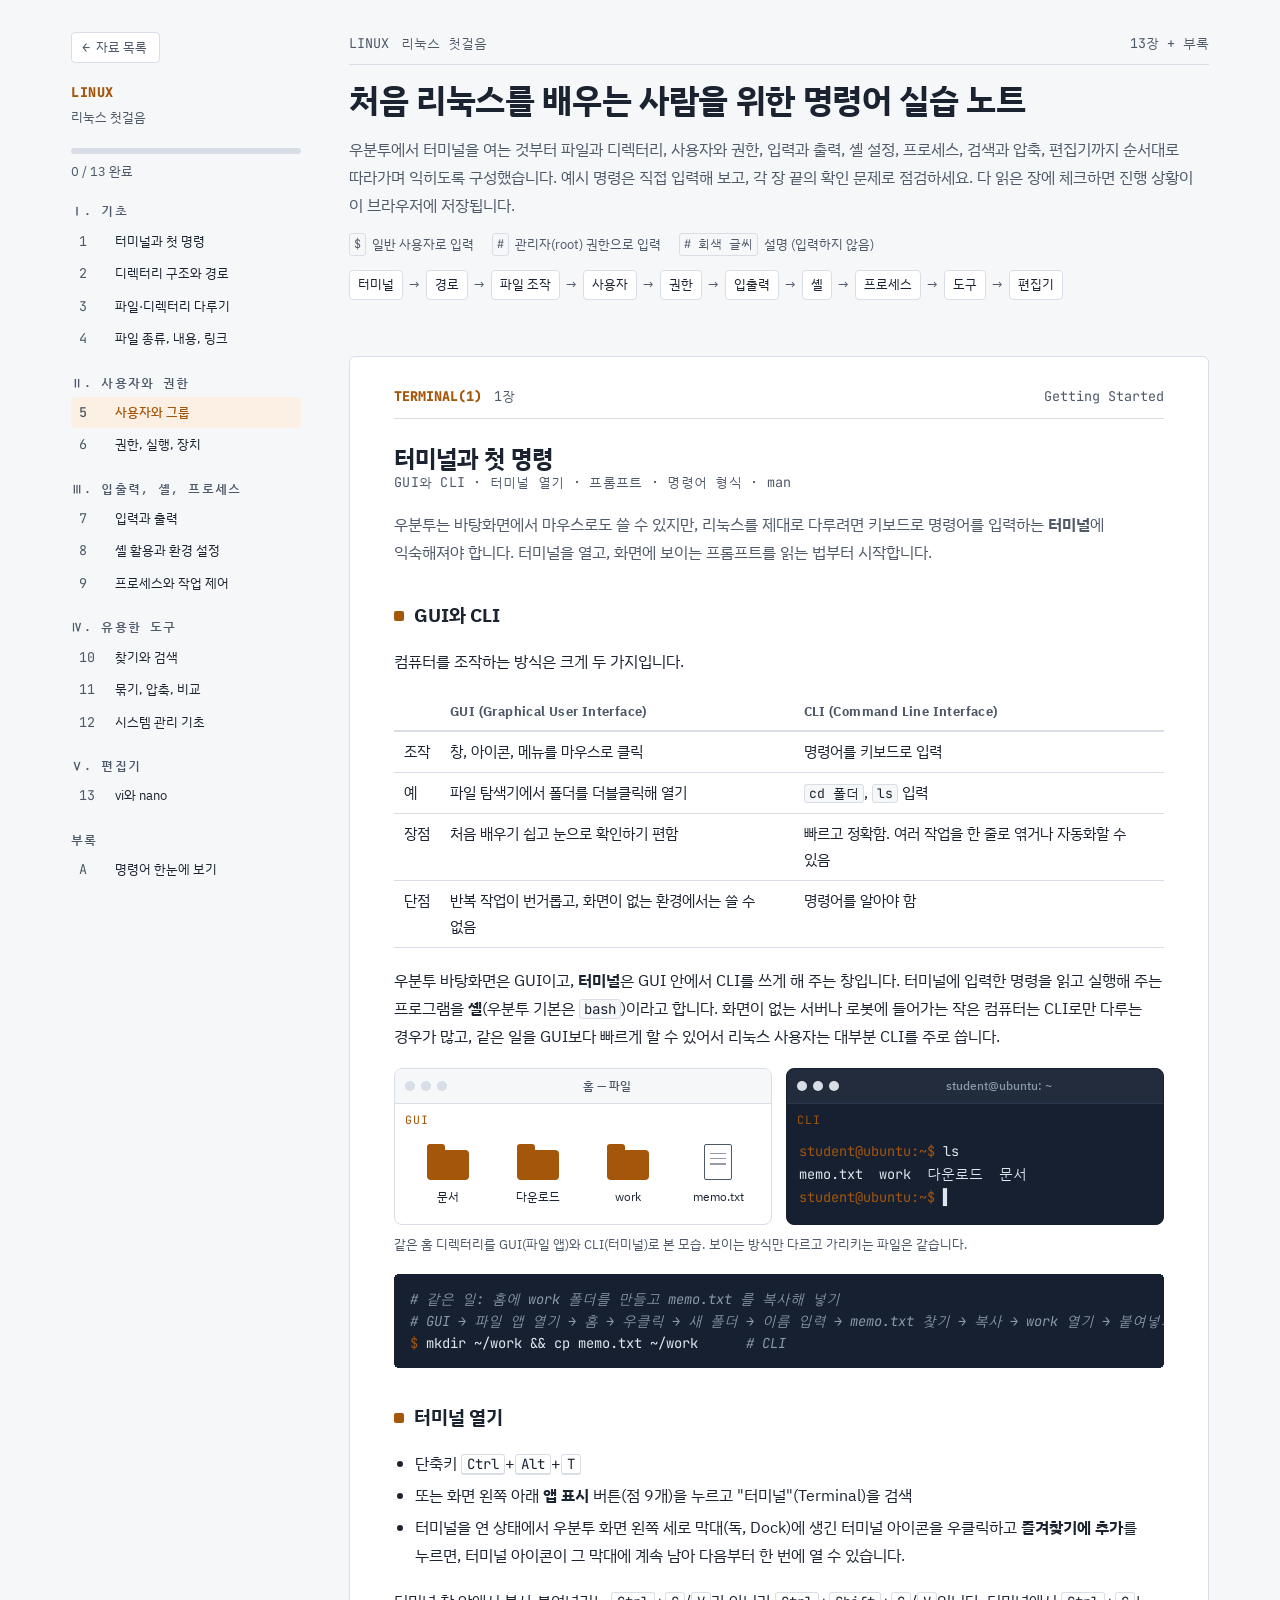
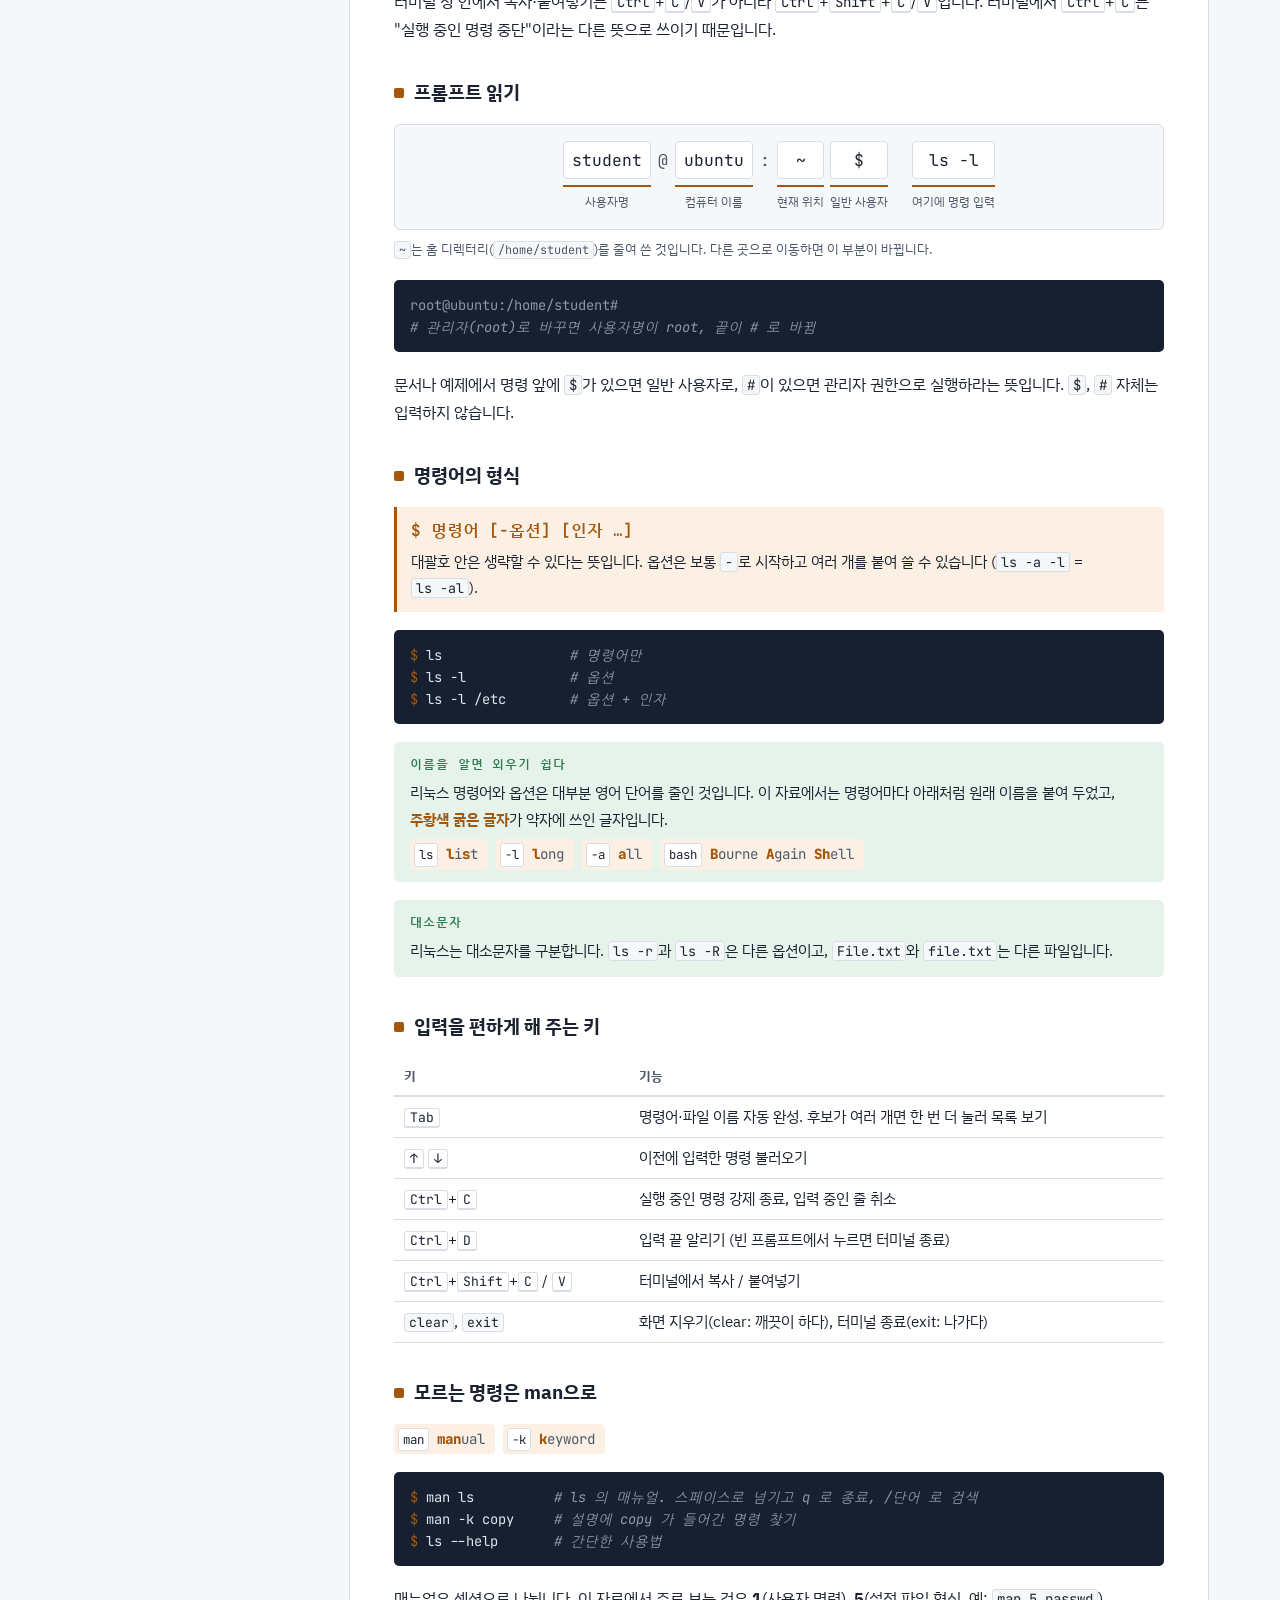
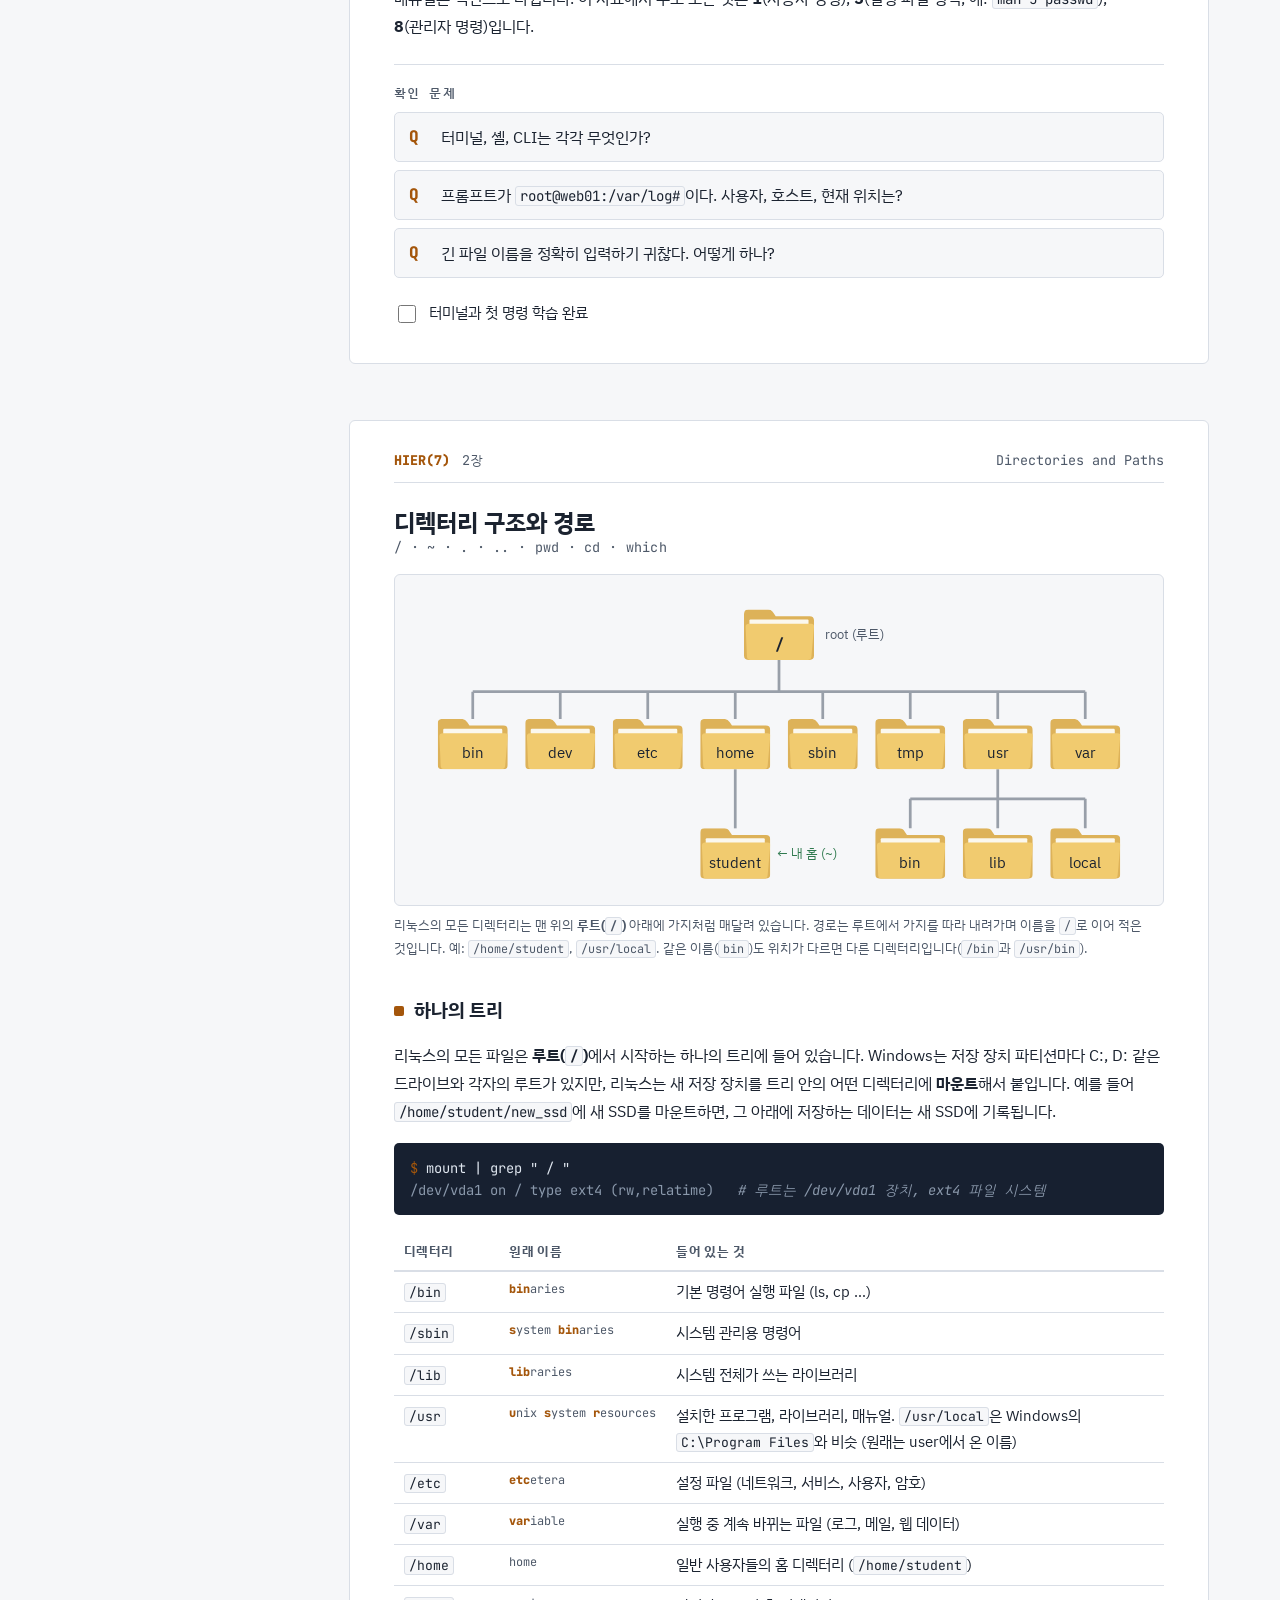
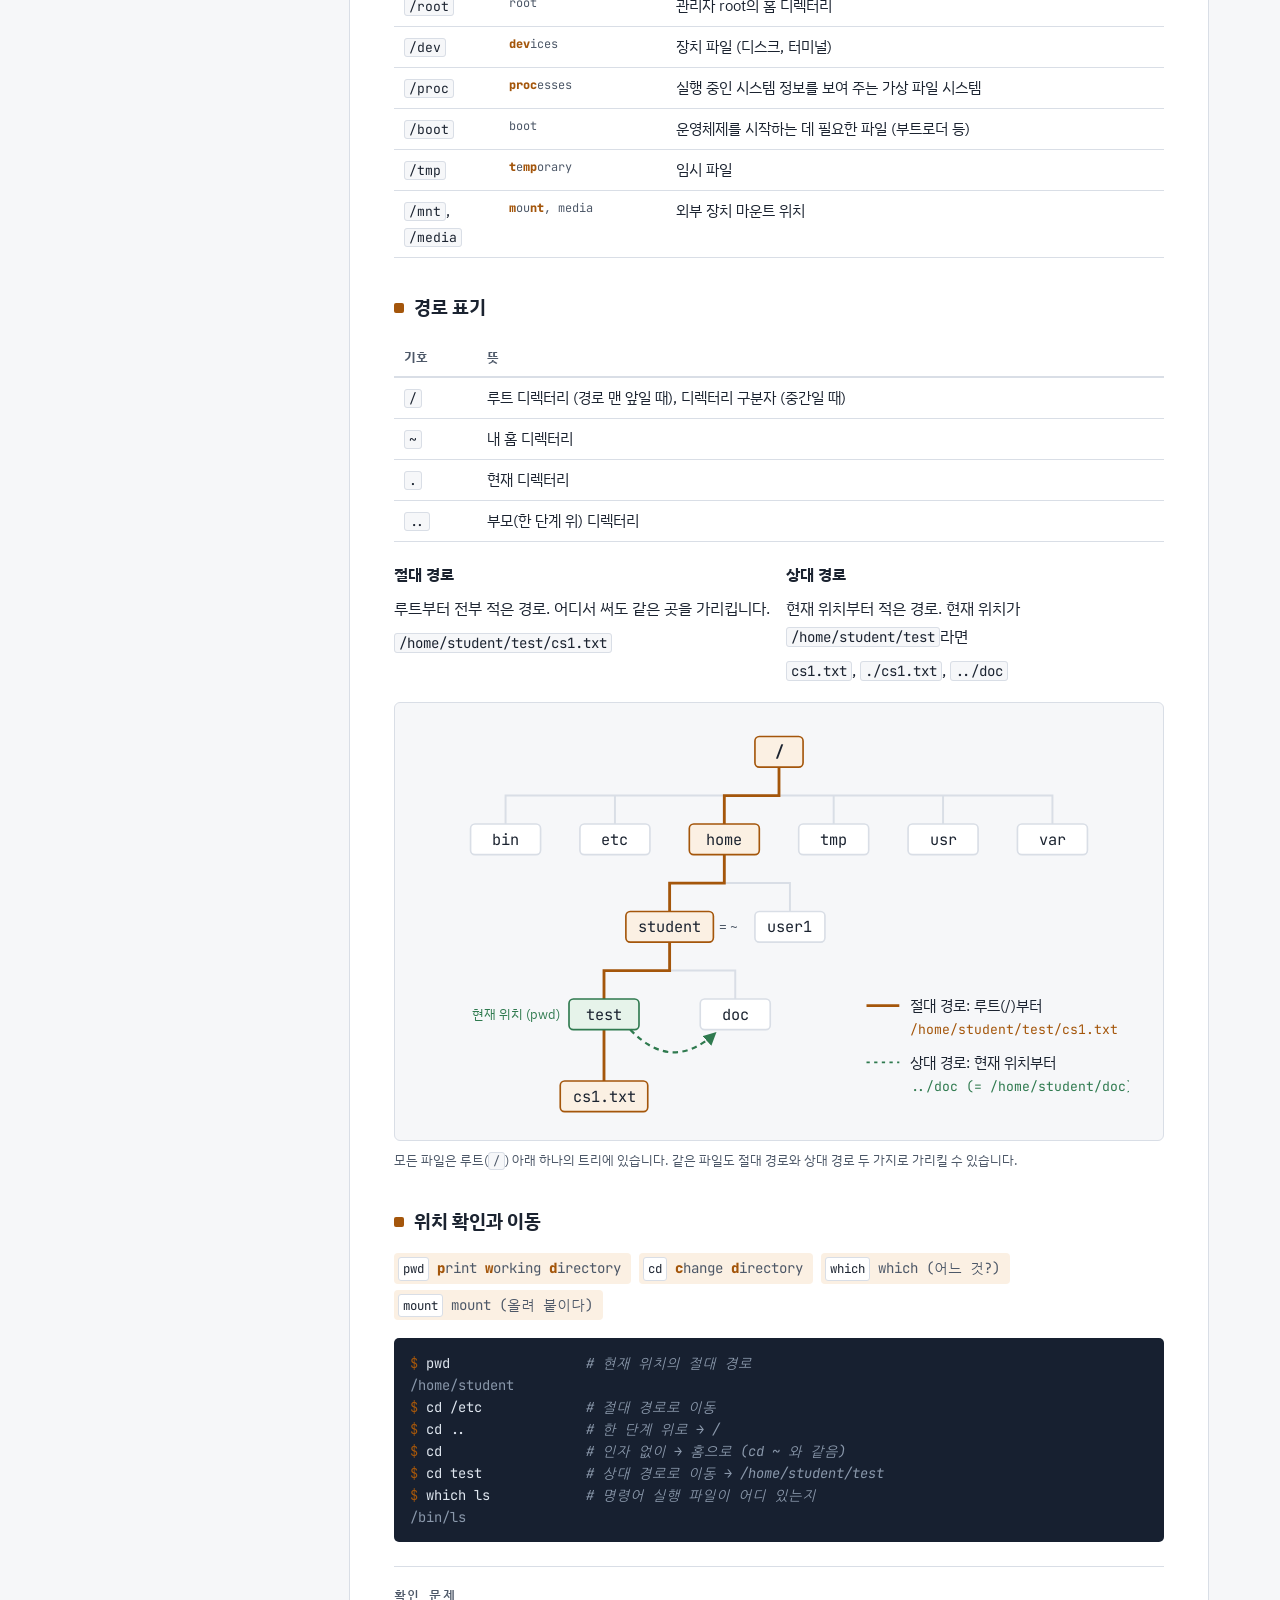
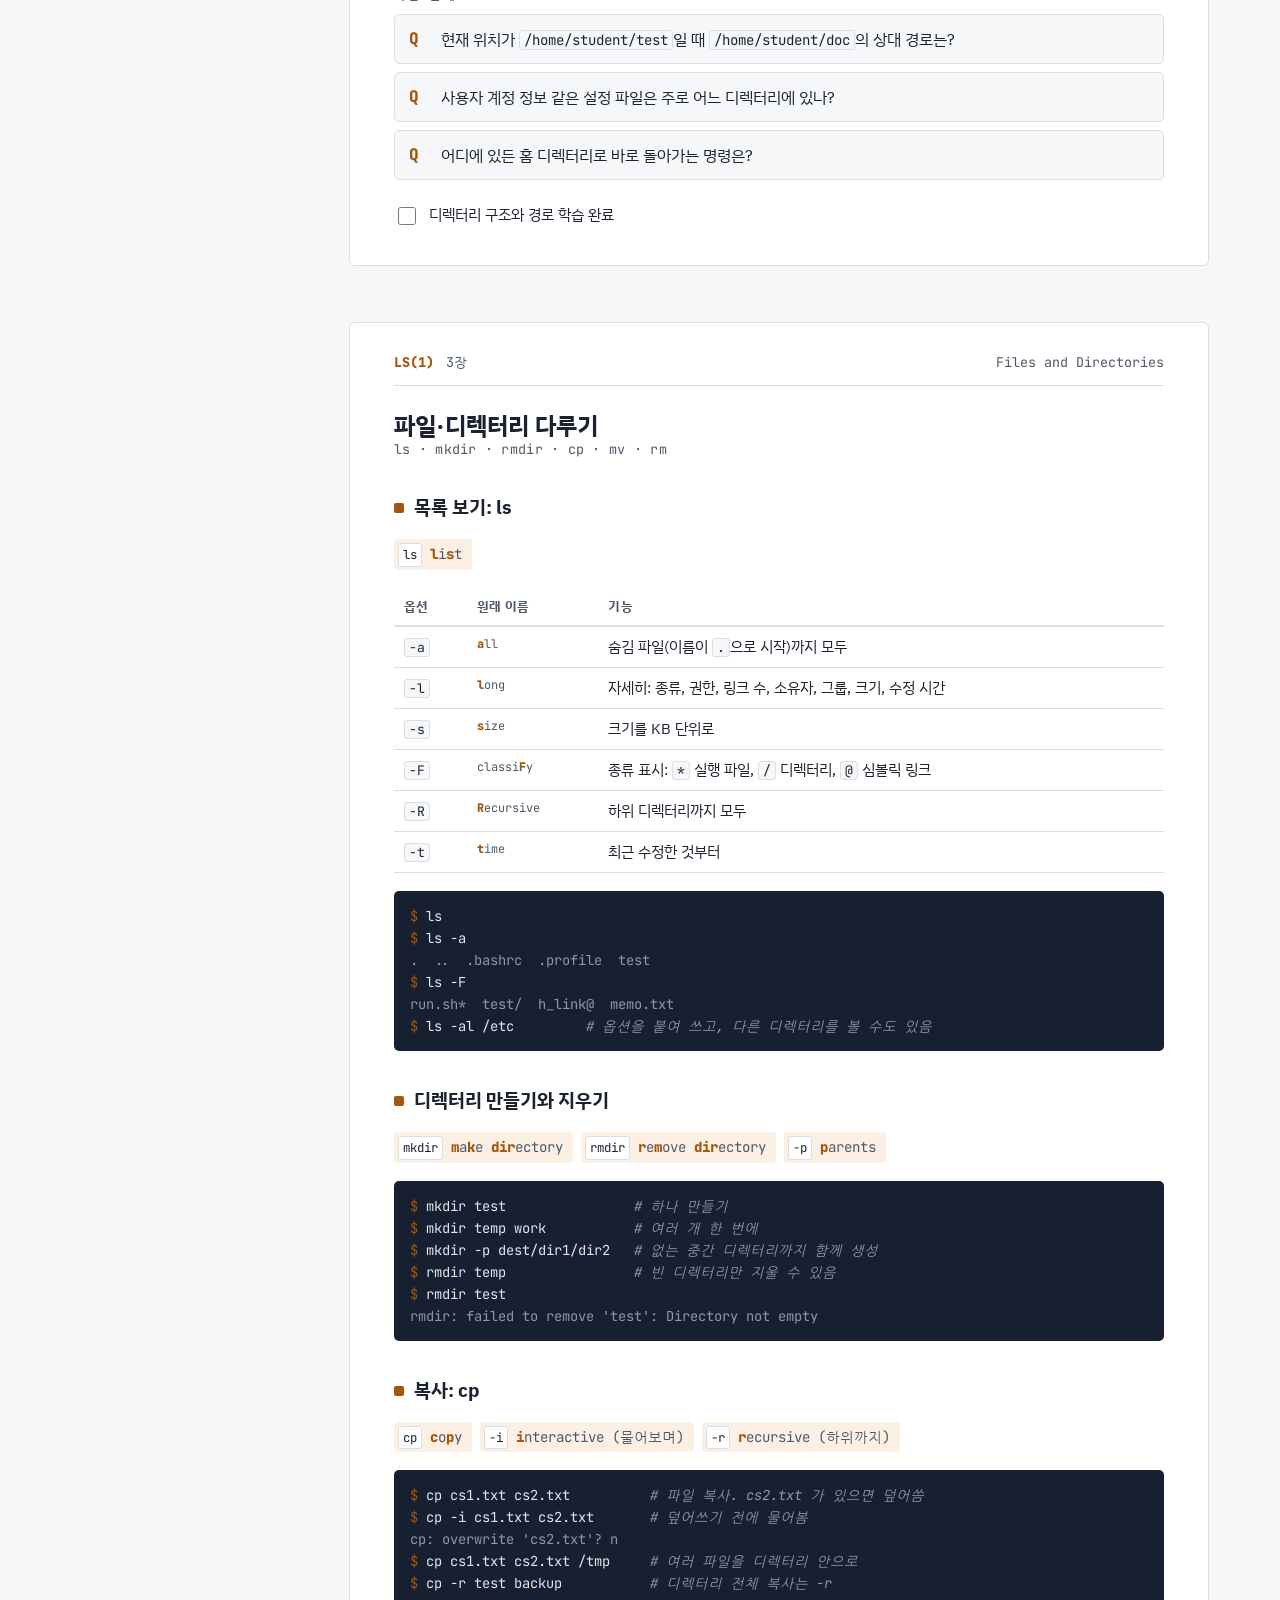
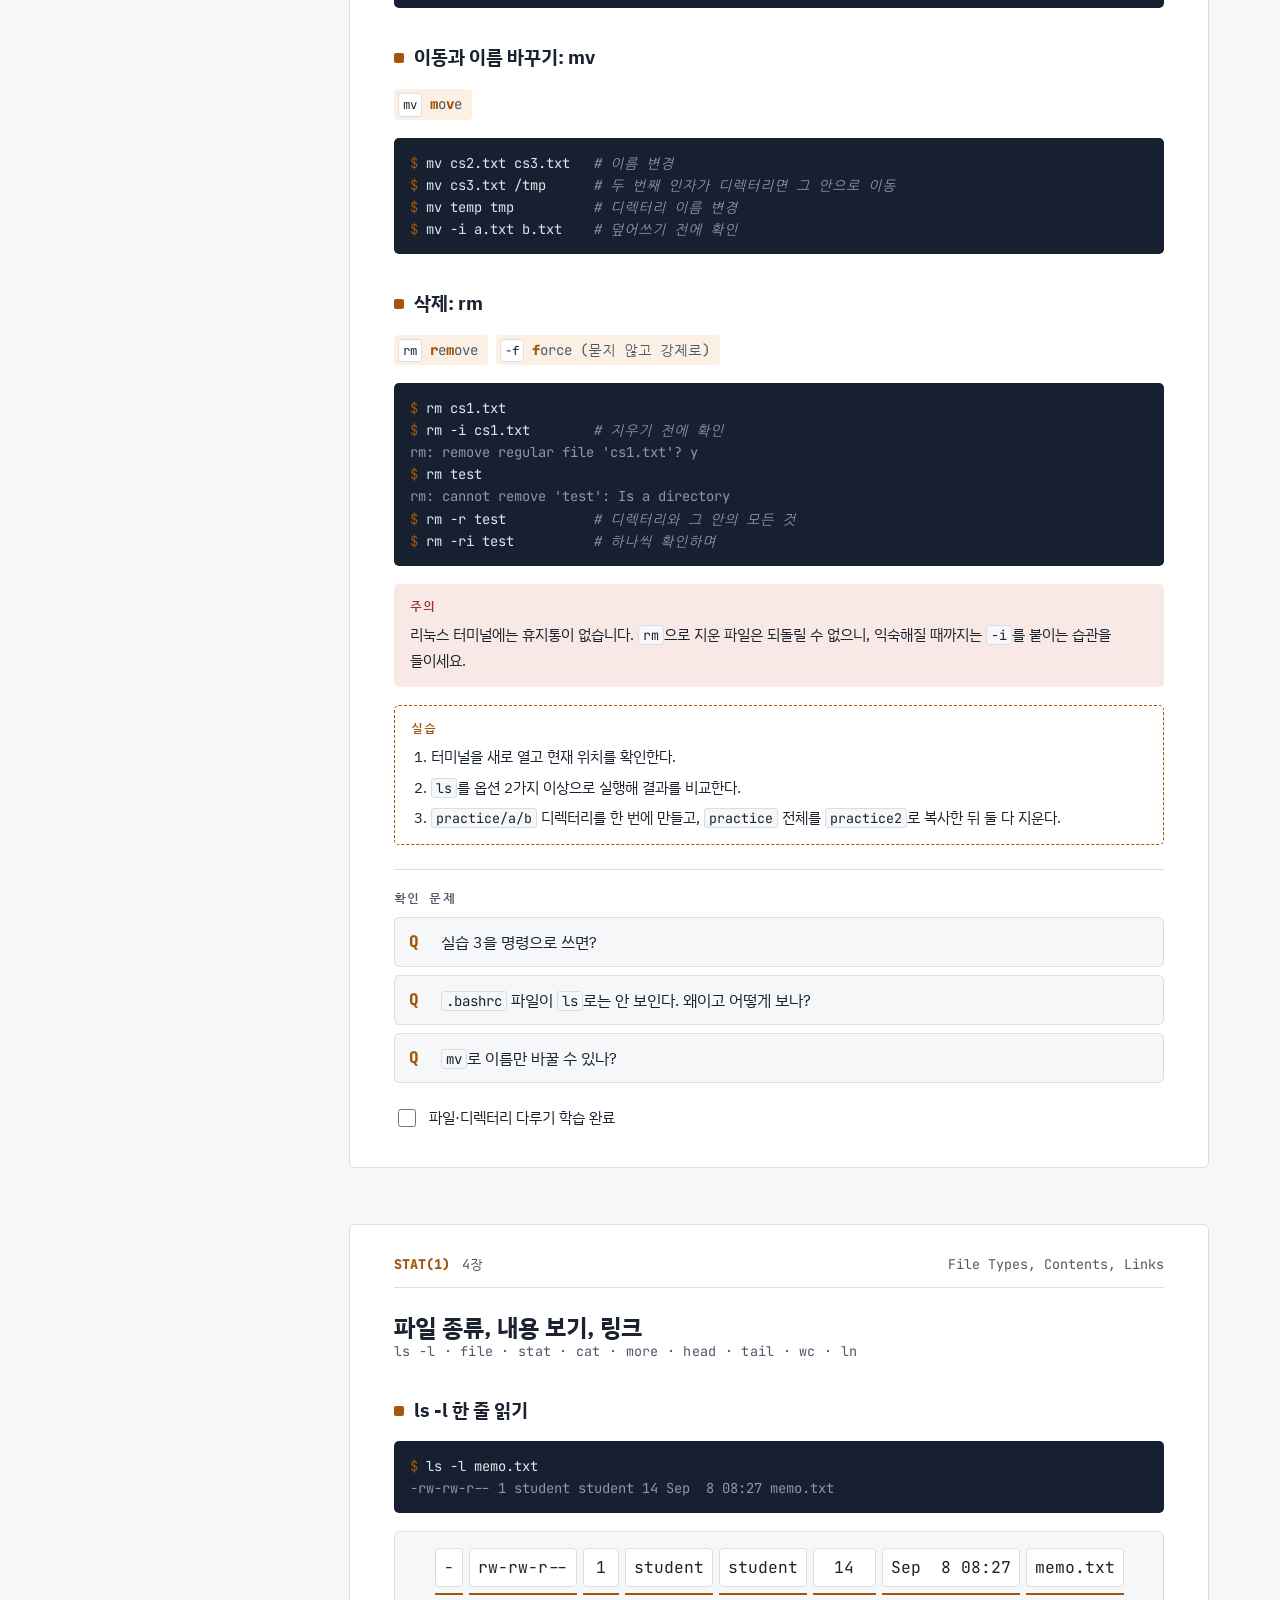
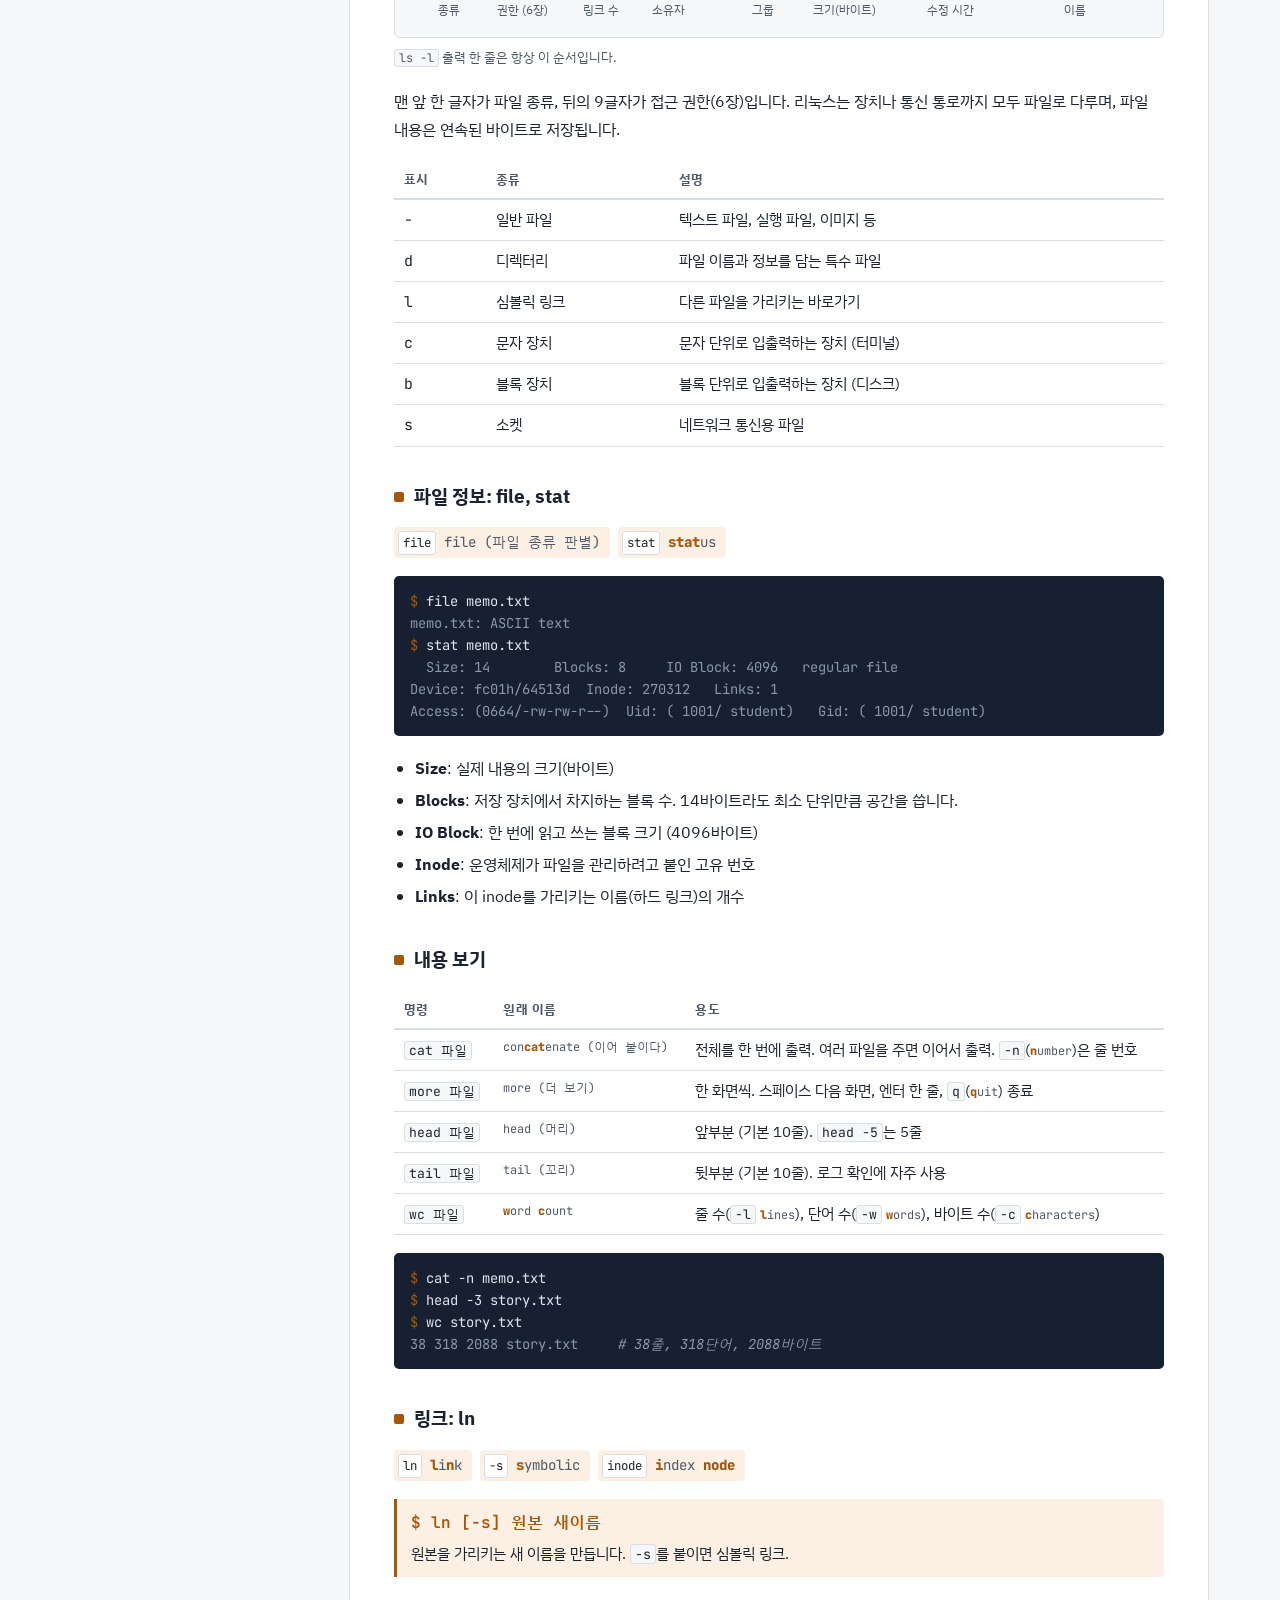
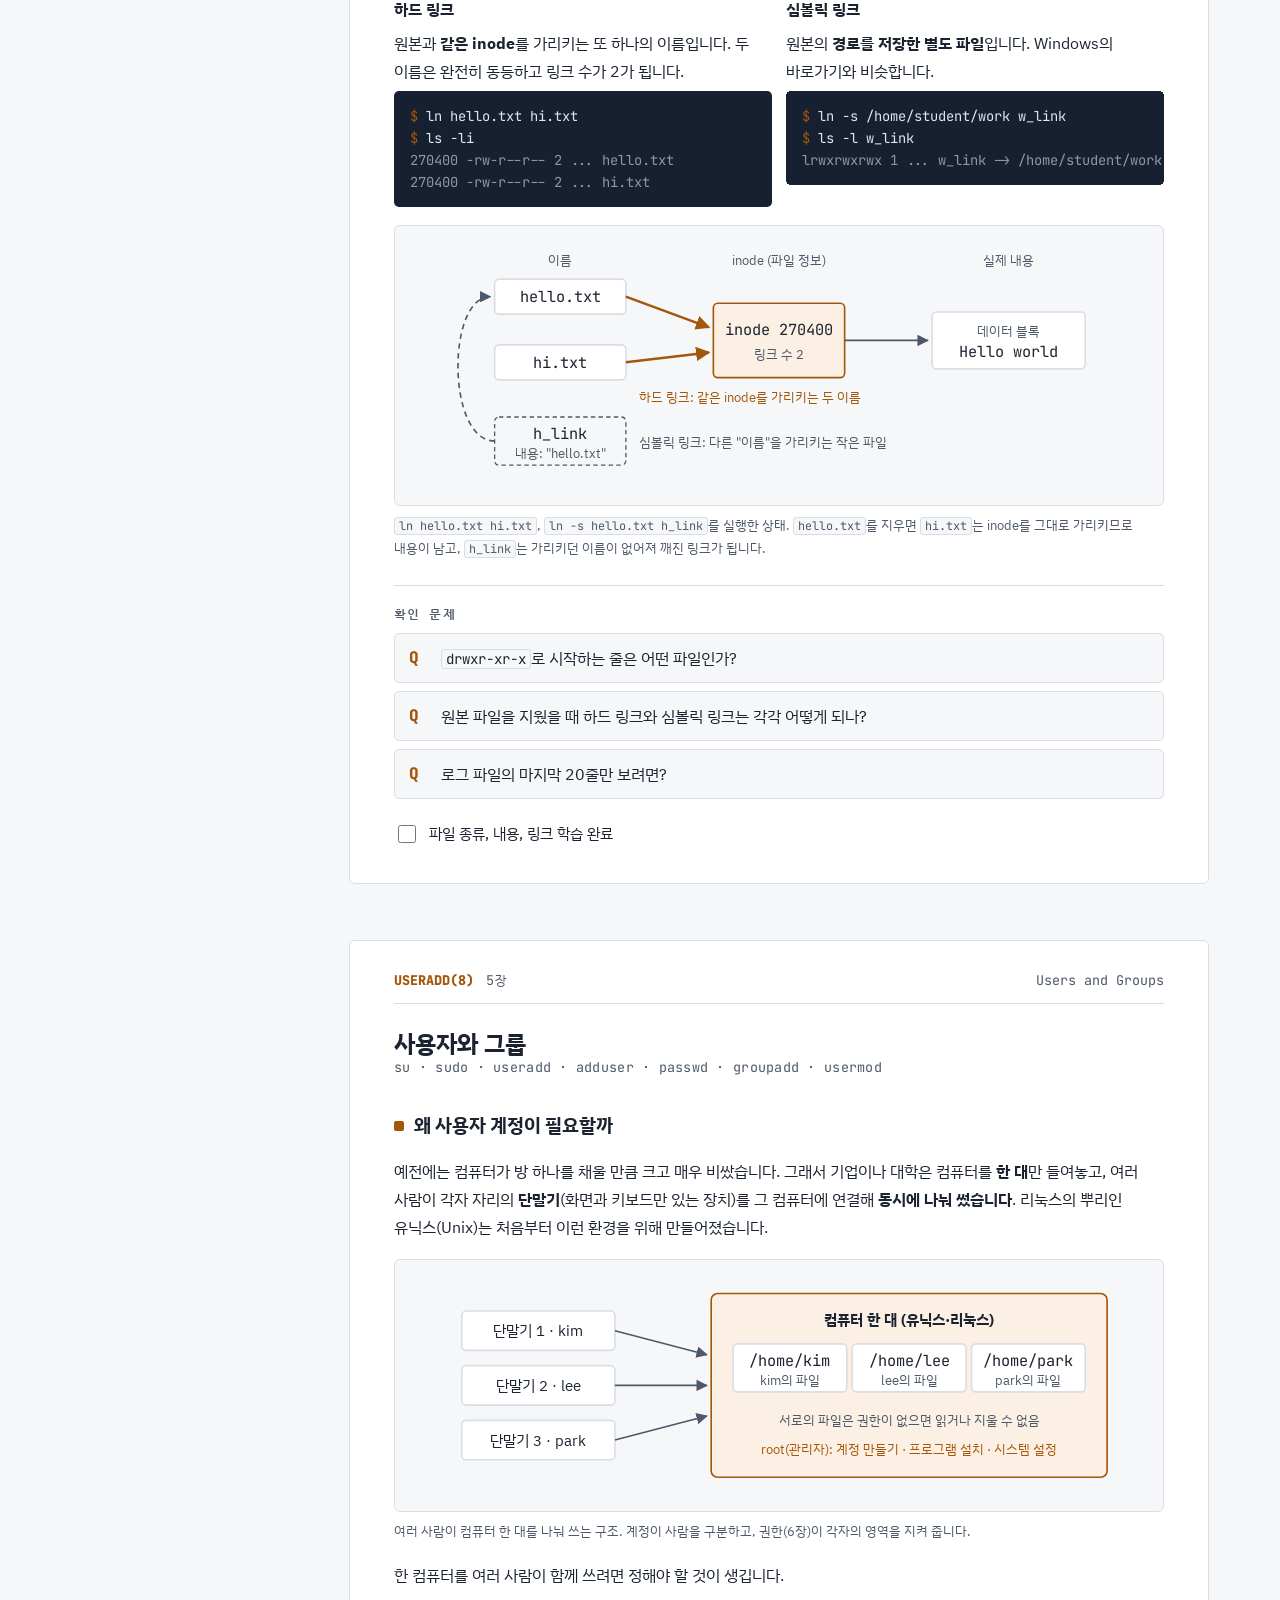
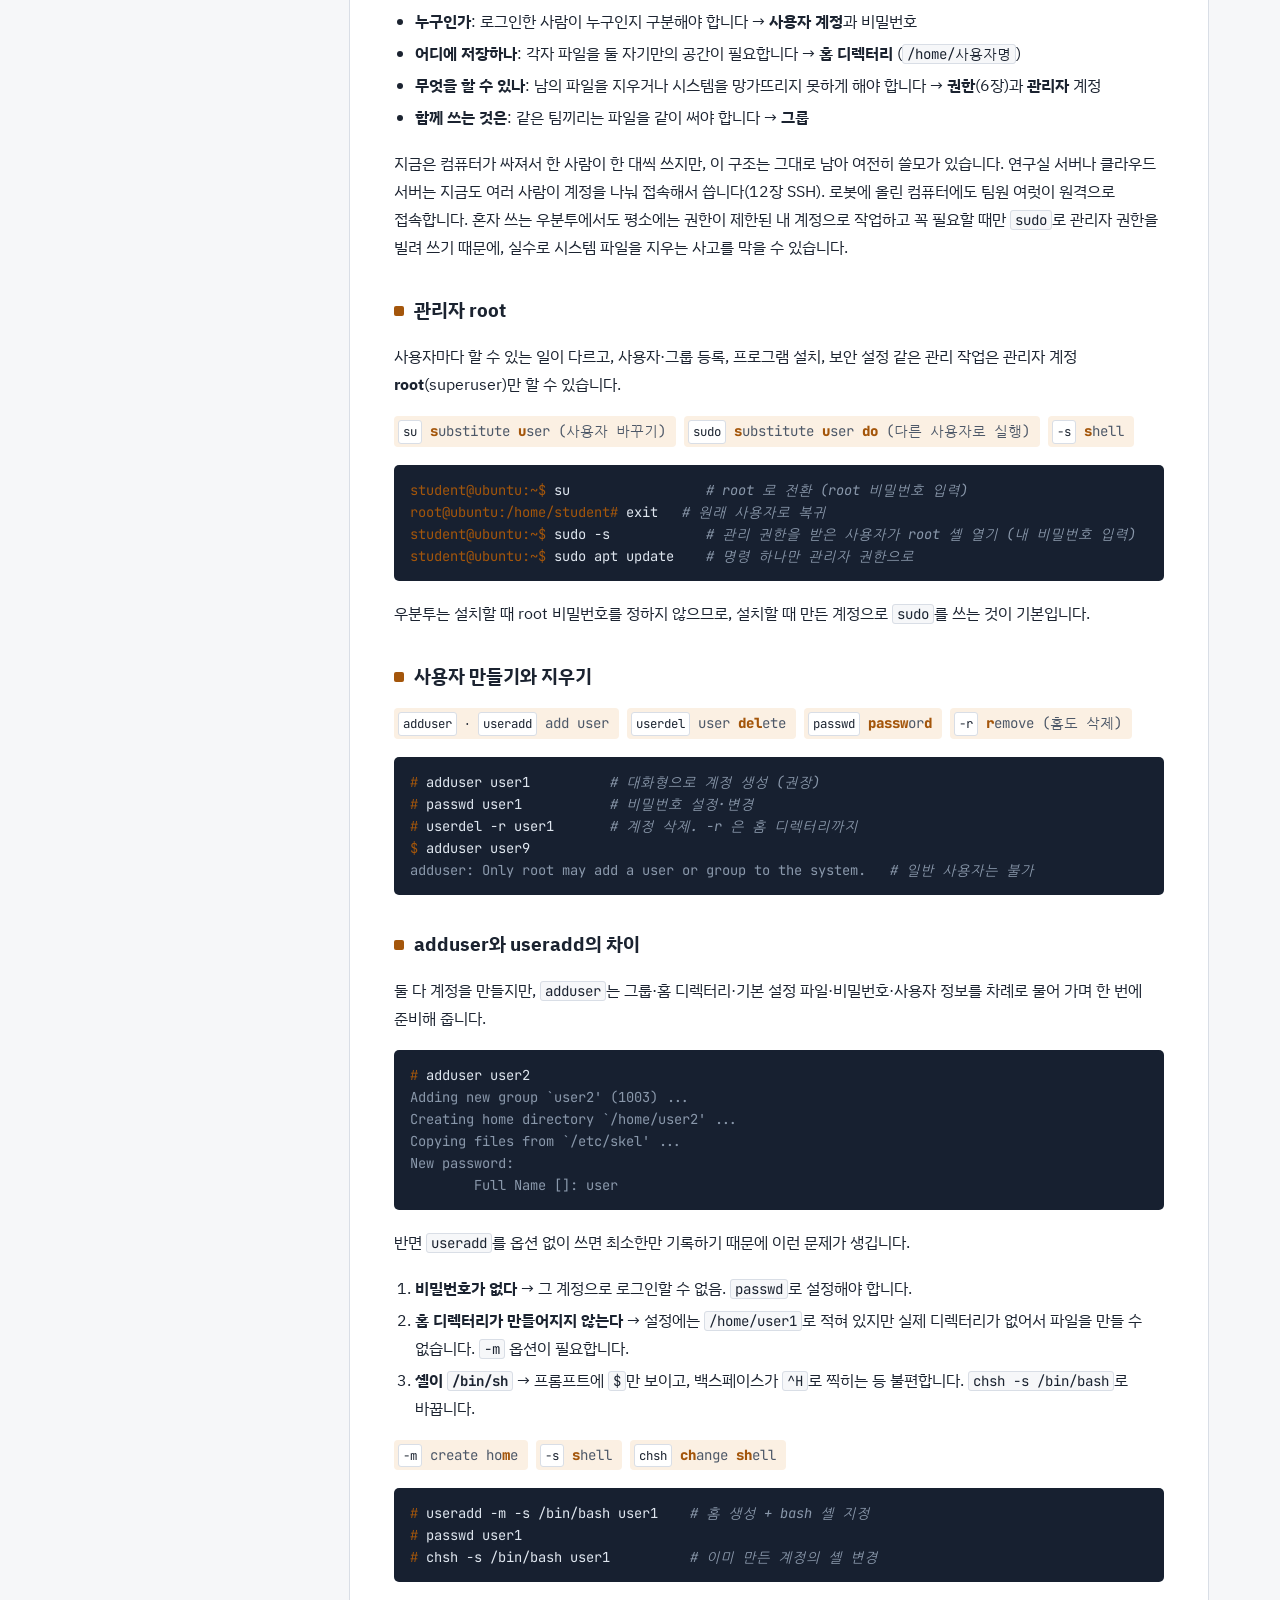
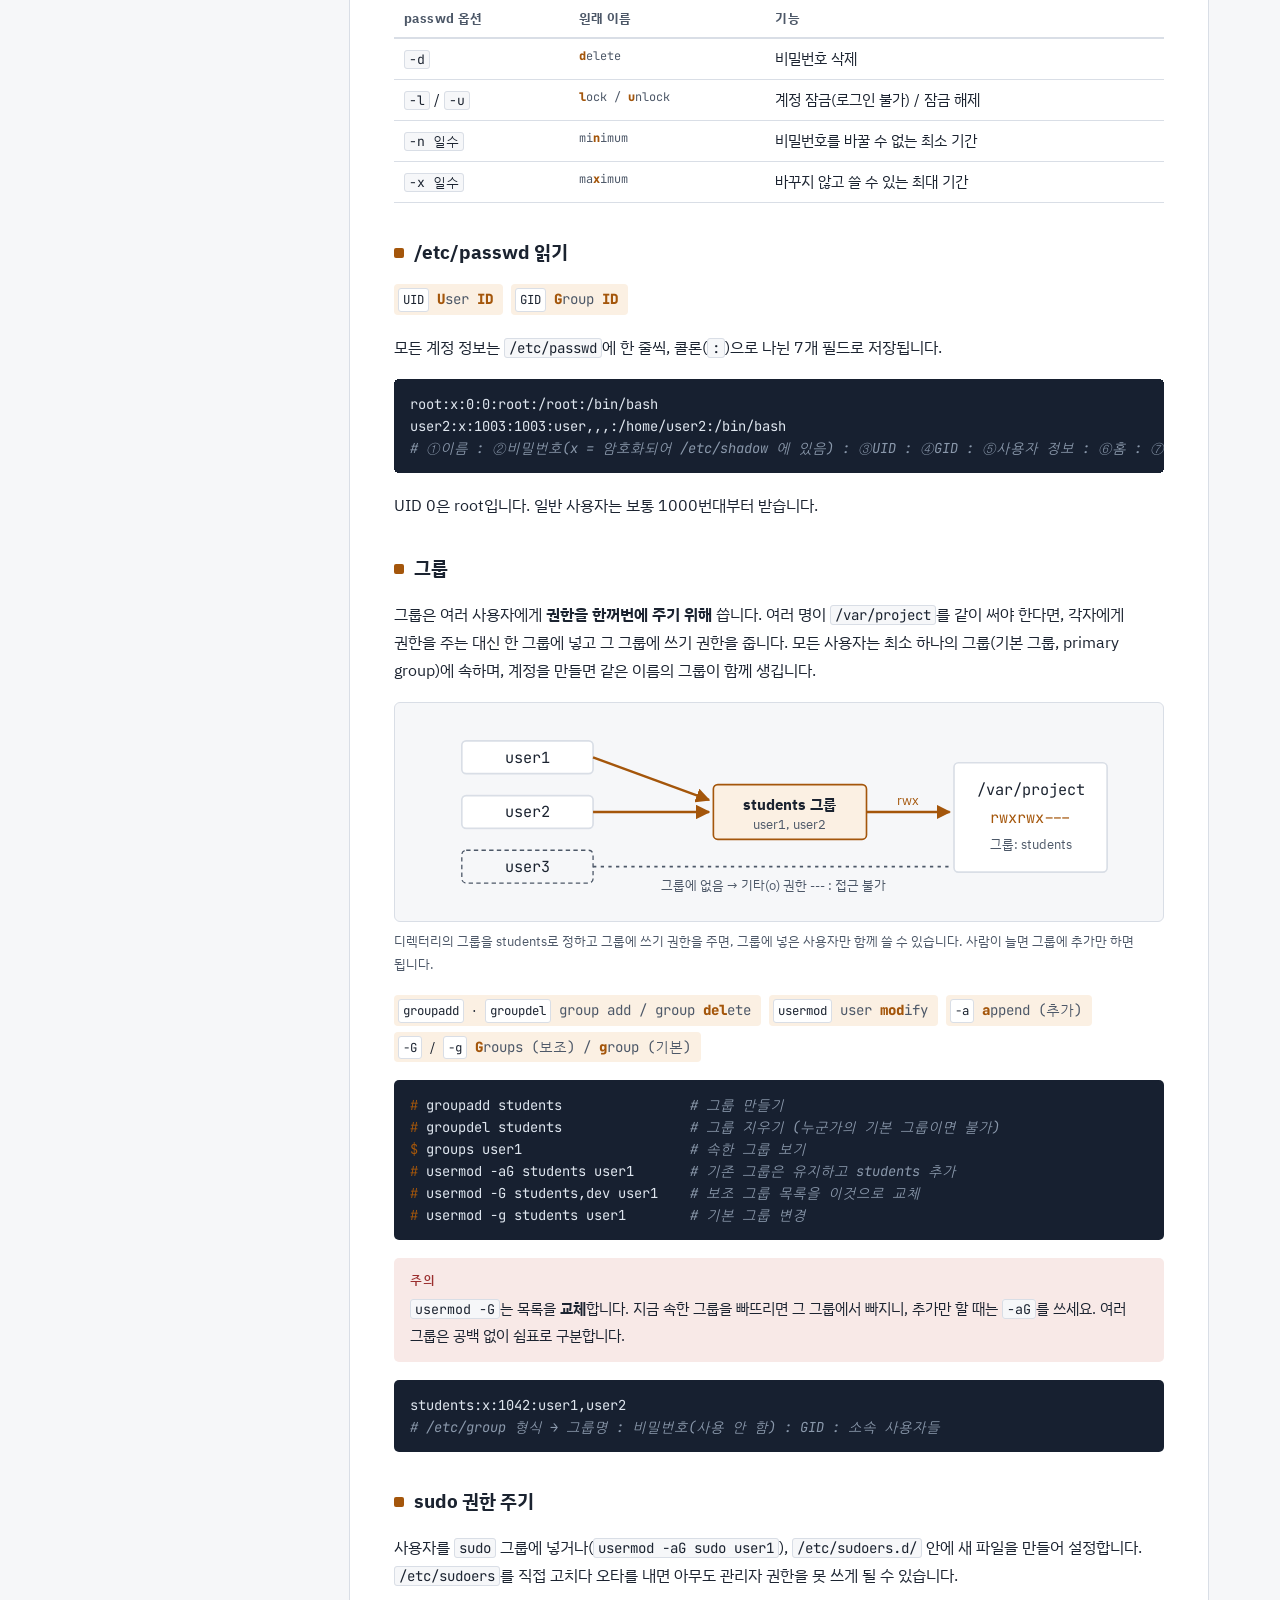
<file: docs/linux/index.html>
<!doctype html>
<html lang="ko">
<head>
<meta charset="utf-8">
<meta name="viewport" content="width=device-width, initial-scale=1, viewport-fit=cover">
<title>리눅스 첫걸음</title>
<meta name="description" content="리눅스를 처음 배우는 학생을 위한 터미널 사용부터 입출력, 셸 설정, 프로세스, 장치까지의 단계별 학습 자료">
<link rel="preconnect" href="https://fonts.googleapis.com">
<link rel="preconnect" href="https://fonts.gstatic.com" crossorigin>
<link rel="stylesheet" href="https://fonts.googleapis.com/css2?family=IBM+Plex+Sans+KR:wght@400;500;700&family=JetBrains+Mono:wght@400;600;800&family=Nanum+Gothic+Coding:wght@400;700&display=swap">
<link rel="stylesheet" href="../assets/style.css">
<script src="../assets/site.js"></script>
</head>
<body data-page="linux" data-brand="LINUX" data-name="리눅스 첫걸음" data-home="../index.html">
<div class="shell">
<main id="top">

<header class="intro">
  <div class="manline"><span>LINUX</span><span>리눅스 첫걸음</span><span>13장 + 부록</span></div>
  <h1>처음 리눅스를 배우는 사람을 위한 명령어 실습 노트</h1>
  <p>우분투에서 터미널을 여는 것부터 파일과 디렉터리, 사용자와 권한, 입력과 출력, 셸 설정, 프로세스, 검색과 압축, 편집기까지 순서대로 따라가며 익히도록 구성했습니다. 예시 명령은 직접 입력해 보고, 각 장 끝의 확인 문제로 점검하세요. 다 읽은 장에 체크하면 진행 상황이 이 브라우저에 저장됩니다.</p>
  <div class="legend">
    <span><code>$</code> 일반 사용자로 입력</span>
    <span><code>#</code> 관리자(root) 권한으로 입력</span>
    <span><code># 회색 글씨</code> 설명 (입력하지 않음)</span>
  </div>
  <div class="route" aria-label="학습 순서">
    <a href="#c1">터미널</a><span>→</span><a href="#c2">경로</a><span>→</span><a href="#c3">파일 조작</a><span>→</span><a href="#c5">사용자</a><span>→</span><a href="#c6">권한</a><span>→</span><a href="#c7">입출력</a><span>→</span><a href="#c8">셸</a><span>→</span><a href="#c9">프로세스</a><span>→</span><a href="#c10">도구</a><span>→</span><a href="#c13">편집기</a>
  </div>
</header>

<!-- ===================== 1 ===================== -->
<section class="lec" id="c1" data-num="1" data-group="Ⅰ. 기초" data-title="터미널과 첫 명령">
  <div class="manhead"><b>TERMINAL(1)</b><span>1장</span><span>Getting Started</span></div>
  <h2>터미널과 첫 명령<small>GUI와 CLI · 터미널 열기 · 프롬프트 · 명령어 형식 · man</small></h2>
  <p class="lead">우분투는 바탕화면에서 마우스로도 쓸 수 있지만, 리눅스를 제대로 다루려면 키보드로 명령어를 입력하는 <strong>터미널</strong>에 익숙해져야 합니다. 터미널을 열고, 화면에 보이는 프롬프트를 읽는 법부터 시작합니다.</p>

  <h3>GUI와 CLI</h3>
  <p>컴퓨터를 조작하는 방식은 크게 두 가지입니다.</p>
  <div class="tbl"><table>
    <thead><tr><th></th><th>GUI (Graphical User Interface)</th><th>CLI (Command Line Interface)</th></tr></thead>
    <tbody>
      <tr><td>조작</td><td>창, 아이콘, 메뉴를 마우스로 클릭</td><td>명령어를 키보드로 입력</td></tr>
      <tr><td>예</td><td>파일 탐색기에서 폴더를 더블클릭해 열기</td><td><code>cd 폴더</code>, <code>ls</code> 입력</td></tr>
      <tr><td>장점</td><td>처음 배우기 쉽고 눈으로 확인하기 편함</td><td>빠르고 정확함. 여러 작업을 한 줄로 엮거나 자동화할 수 있음</td></tr>
      <tr><td>단점</td><td>반복 작업이 번거롭고, 화면이 없는 환경에서는 쓸 수 없음</td><td>명령어를 알아야 함</td></tr>
    </tbody>
  </table></div>
  <p>우분투 바탕화면은 GUI이고, <strong>터미널</strong>은 GUI 안에서 CLI를 쓰게 해 주는 창입니다. 터미널에 입력한 명령을 읽고 실행해 주는 프로그램을 <strong>셸</strong>(우분투 기본은 <code>bash</code>)이라고 합니다. 화면이 없는 서버나 로봇에 들어가는 작은 컴퓨터는 CLI로만 다루는 경우가 많고, 같은 일을 GUI보다 빠르게 할 수 있어서 리눅스 사용자는 대부분 CLI를 주로 씁니다.</p>
  <figure class="fig">
    <div class="wins">
      <div class="win">
        <div class="bar"><i></i><i></i><i></i><b>홈 — 파일</b></div>
        <div class="tag">GUI</div>
        <div class="icons">
          <div class="ic"><div class="folder"></div>문서</div>
          <div class="ic"><div class="folder"></div>다운로드</div>
          <div class="ic"><div class="folder"></div>work</div>
          <div class="ic"><div class="doc"></div>memo.txt</div>
        </div>
      </div>
      <div class="win term">
        <div class="bar"><i></i><i></i><i></i><b>student@ubuntu: ~</b></div>
        <div class="tag">CLI</div>
        <div class="body"><span class="p">student@ubuntu:~$ </span>ls
memo.txt  work  다운로드  문서
<span class="p">student@ubuntu:~$ </span>▌</div>
      </div>
    </div>
    <figcaption>같은 홈 디렉터리를 GUI(파일 앱)와 CLI(터미널)로 본 모습. 보이는 방식만 다르고 가리키는 파일은 같습니다.</figcaption>
  </figure>
  <pre><span class="c"># 같은 일: 홈에 work 폴더를 만들고 memo.txt 를 복사해 넣기</span>
<span class="c"># GUI → 파일 앱 열기 → 홈 → 우클릭 → 새 폴더 → 이름 입력 → memo.txt 찾기 → 복사 → work 열기 → 붙여넣기</span>
<span class="p">$ </span>mkdir ~/work &amp;&amp; cp memo.txt ~/work      <span class="c"># CLI</span></pre>

  <h3>터미널 열기</h3>
  <ul>
    <li>단축키 <kbd>Ctrl</kbd>+<kbd>Alt</kbd>+<kbd>T</kbd></li>
    <li>또는 화면 왼쪽 아래 <strong>앱 표시</strong> 버튼(점 9개)을 누르고 "터미널"(Terminal)을 검색</li>
    <li>터미널을 연 상태에서 우분투 화면 왼쪽 세로 막대(독, Dock)에 생긴 터미널 아이콘을 우클릭하고 <strong>즐겨찾기에 추가</strong>를 누르면, 터미널 아이콘이 그 막대에 계속 남아 다음부터 한 번에 열 수 있습니다.</li>
  </ul>
  <p>터미널 창 안에서 복사·붙여넣기는 <kbd>Ctrl</kbd>+<kbd>C</kbd>/<kbd>V</kbd>가 아니라 <kbd>Ctrl</kbd>+<kbd>Shift</kbd>+<kbd>C</kbd>/<kbd>V</kbd>입니다. 터미널에서 <kbd>Ctrl</kbd>+<kbd>C</kbd>는 "실행 중인 명령 중단"이라는 다른 뜻으로 쓰이기 때문입니다.</p>

  <h3>프롬프트 읽기</h3>
  <figure class="fig">
    <div class="cv"><div class="anat">
      <div class="seg"><code>student</code><span>사용자명</span></div>
      <div class="seg sep"><code>@</code><span></span></div>
      <div class="seg"><code>ubuntu</code><span>컴퓨터 이름</span></div>
      <div class="seg sep"><code>:</code><span></span></div>
      <div class="seg"><code>~</code><span>현재 위치</span></div>
      <div class="seg"><code>$</code><span>일반 사용자</span></div>
      <div class="seg sep"><code> </code><span></span></div>
      <div class="seg"><code>ls -l</code><span>여기에 명령 입력</span></div>
    </div></div>
    <figcaption><code>~</code>는 홈 디렉터리(<code>/home/student</code>)를 줄여 쓴 것입니다. 다른 곳으로 이동하면 이 부분이 바뀝니다.</figcaption>
  </figure>
  <pre><span class="o">root@ubuntu:/home/student#</span>
<span class="c"># 관리자(root)로 바꾸면 사용자명이 root, 끝이 # 로 바뀜</span></pre>
  <p>문서나 예제에서 명령 앞에 <code>$</code>가 있으면 일반 사용자로, <code>#</code>이 있으면 관리자 권한으로 실행하라는 뜻입니다. <code>$</code>, <code>#</code> 자체는 입력하지 않습니다.</p>

  <h3>명령어의 형식</h3>
  <div class="syn"><span class="usage">$ 명령어 [-옵션] [인자 …]</span><span class="desc">대괄호 안은 생략할 수 있다는 뜻입니다. 옵션은 보통 <code>-</code>로 시작하고 여러 개를 붙여 쓸 수 있습니다 (<code>ls -a -l</code> = <code>ls -al</code>).</span></div>
  <pre><span class="p">$ </span>ls                <span class="c"># 명령어만</span>
<span class="p">$ </span>ls -l             <span class="c"># 옵션</span>
<span class="p">$ </span>ls -l /etc        <span class="c"># 옵션 + 인자</span></pre>
  <div class="note"><b class="t">이름을 알면 외우기 쉽다</b>리눅스 명령어와 옵션은 대부분 영어 단어를 줄인 것입니다. 이 자료에서는 명령어마다 아래처럼 원래 이름을 붙여 두었고, <b style="color:var(--accent)">주황색 굵은 글자</b>가 약자에 쓰인 글자입니다.
    <div class="names"><span><code>ls</code><i><b>l</b>i<b>s</b>t</i></span><span><code>-l</code><i><b>l</b>ong</i></span><span><code>-a</code><i><b>a</b>ll</i></span><span><code>bash</code><i><b>B</b>ourne <b>A</b>gain <b>Sh</b>ell</i></span></div>
  </div>
  <div class="note"><b class="t">대소문자</b>리눅스는 대소문자를 구분합니다. <code>ls -r</code>과 <code>ls -R</code>은 다른 옵션이고, <code>File.txt</code>와 <code>file.txt</code>는 다른 파일입니다.</div>

  <h3>입력을 편하게 해 주는 키</h3>
  <div class="tbl"><table>
    <thead><tr><th>키</th><th>기능</th></tr></thead>
    <tbody>
      <tr><td><kbd>Tab</kbd></td><td>명령어·파일 이름 자동 완성. 후보가 여러 개면 한 번 더 눌러 목록 보기</td></tr>
      <tr><td><kbd>↑</kbd> <kbd>↓</kbd></td><td>이전에 입력한 명령 불러오기</td></tr>
      <tr><td><kbd>Ctrl</kbd>+<kbd>C</kbd></td><td>실행 중인 명령 강제 종료, 입력 중인 줄 취소</td></tr>
      <tr><td><kbd>Ctrl</kbd>+<kbd>D</kbd></td><td>입력 끝 알리기 (빈 프롬프트에서 누르면 터미널 종료)</td></tr>
      <tr><td><kbd>Ctrl</kbd>+<kbd>Shift</kbd>+<kbd>C</kbd> / <kbd>V</kbd></td><td>터미널에서 복사 / 붙여넣기</td></tr>
      <tr><td><code>clear</code>, <code>exit</code></td><td>화면 지우기(clear: 깨끗이 하다), 터미널 종료(exit: 나가다)</td></tr>
    </tbody>
  </table></div>

  <h3>모르는 명령은 man으로</h3>
  <div class="names"><span><code>man</code><i><b>man</b>ual</i></span><span><code>-k</code><i><b>k</b>eyword</i></span></div>
  <pre><span class="p">$ </span>man ls          <span class="c"># ls 의 매뉴얼. 스페이스로 넘기고 q 로 종료, /단어 로 검색</span>
<span class="p">$ </span>man -k copy     <span class="c"># 설명에 copy 가 들어간 명령 찾기</span>
<span class="p">$ </span>ls --help       <span class="c"># 간단한 사용법</span></pre>
  <p>매뉴얼은 섹션으로 나뉩니다. 이 자료에서 주로 보는 것은 <strong>1</strong>(사용자 명령), <strong>5</strong>(설정 파일 형식, 예: <code>man 5 passwd</code>), <strong>8</strong>(관리자 명령)입니다.</p>

  <div class="quiz"><h4>확인 문제</h4>
    <details class="q"><summary>터미널, 셸, CLI는 각각 무엇인가?</summary><div class="a"><p>CLI는 명령어를 입력해 컴퓨터를 다루는 방식, 터미널은 그 명령을 입력하고 결과를 보는 창, 셸(bash)은 입력한 명령을 해석해 실행하는 프로그램입니다.</p></div></details>
    <details class="q"><summary>프롬프트가 <code>root@web01:/var/log#</code>이다. 사용자, 호스트, 현재 위치는?</summary><div class="a"><p>사용자 root(관리자), 호스트 web01, 현재 위치 <code>/var/log</code>.</p></div></details>
    <details class="q"><summary>긴 파일 이름을 정확히 입력하기 귀찮다. 어떻게 하나?</summary><div class="a"><p>앞 몇 글자만 치고 <kbd>Tab</kbd>을 누릅니다.</p></div></details>
  </div>
</section>

<!-- ===================== 2 ===================== -->
<section class="lec" id="c2" data-num="2" data-group="Ⅰ. 기초" data-title="디렉터리 구조와 경로">
  <div class="manhead"><b>HIER(7)</b><span>2장</span><span>Directories and Paths</span></div>
  <h2>디렉터리 구조와 경로<small>/ · ~ · . · .. · pwd · cd · which</small></h2>

  <figure class="fig">
    <div class="cv">
      <svg class="d" viewBox="0 0 640 272" role="img" aria-label="루트 디렉터리 아래에 bin, dev, etc, home, sbin, tmp, usr, var가 있고, home 아래에 student, usr 아래에 bin, lib, local이 있는 트리">
        <defs>
          <symbol id="fd" viewBox="0 0 64 46">
            <path style="fill:var(--folder-back)" d="M0 4 Q0 0 4 0 H22 Q25 0 27 3 L29 6 H60 Q64 6 64 10 V42 Q64 46 60 46 H4 Q0 46 0 42 Z"/>
            <rect style="fill:var(--folder-paper)" x="5" y="9" width="54" height="22" rx="1"/>
            <path style="fill:var(--folder)" d="M1.5 16 Q1.5 13 4.5 13 H61.5 Q64.5 13 64 16 L61.6 43 Q61.3 46 58 46 H6 Q3 46 2.7 43 Z"/>
          </symbol>
        </defs>
        <g style="stroke:var(--ink-soft);stroke-width:2.5;fill:none;opacity:.55">
          <path d="M320 63 V92 M40 92 H600 M40 92 V117 M120 92 V117 M200 92 V117 M280 92 V117 M360 92 V117 M440 92 V117 M520 92 V117 M600 92 V117"/>
          <path d="M280 163 V217"/>
          <path d="M520 163 V190 M440 190 H600 M440 190 V217 M520 190 V217 M600 190 V217"/>
        </g>
        <use href="#fd" x="288" y="17" width="64" height="46"/><text class="tb tm c" x="320" y="49">/</text>
        <text class="ts" x="362" y="44">root (루트)</text>
        <use href="#fd" x="8" y="117" width="64" height="46"/><text class="t c" x="40" y="148">bin</text>
        <use href="#fd" x="88" y="117" width="64" height="46"/><text class="t c" x="120" y="148">dev</text>
        <use href="#fd" x="168" y="117" width="64" height="46"/><text class="t c" x="200" y="148">etc</text>
        <use href="#fd" x="248" y="117" width="64" height="46"/><text class="t c" x="280" y="148">home</text>
        <use href="#fd" x="328" y="117" width="64" height="46"/><text class="t c" x="360" y="148">sbin</text>
        <use href="#fd" x="408" y="117" width="64" height="46"/><text class="t c" x="440" y="148">tmp</text>
        <use href="#fd" x="488" y="117" width="64" height="46"/><text class="t c" x="520" y="148">usr</text>
        <use href="#fd" x="568" y="117" width="64" height="46"/><text class="t c" x="600" y="148">var</text>
        <use href="#fd" x="248" y="217" width="64" height="46"/><text class="t c" x="280" y="248">student</text>
        <text class="ts tok" x="318" y="244">← 내 홈 (~)</text>
        <use href="#fd" x="408" y="217" width="64" height="46"/><text class="t c" x="440" y="248">bin</text>
        <use href="#fd" x="488" y="217" width="64" height="46"/><text class="t c" x="520" y="248">lib</text>
        <use href="#fd" x="568" y="217" width="64" height="46"/><text class="t c" x="600" y="248">local</text>
      </svg>
    </div>
    <figcaption>리눅스의 모든 디렉터리는 맨 위의 <strong>루트(<code>/</code>)</strong> 아래에 가지처럼 매달려 있습니다. 경로는 루트에서 가지를 따라 내려가며 이름을 <code>/</code>로 이어 적은 것입니다. 예: <code>/home/student</code>, <code>/usr/local</code>. 같은 이름(<code>bin</code>)도 위치가 다르면 다른 디렉터리입니다(<code>/bin</code>과 <code>/usr/bin</code>).</figcaption>
  </figure>

  <h3>하나의 트리</h3>
  <p>리눅스의 모든 파일은 <strong>루트(<code>/</code>)</strong>에서 시작하는 하나의 트리에 들어 있습니다. Windows는 저장 장치 파티션마다 C:, D: 같은 드라이브와 각자의 루트가 있지만, 리눅스는 새 저장 장치를 트리 안의 어떤 디렉터리에 <strong>마운트</strong>해서 붙입니다. 예를 들어 <code>/home/student/new_ssd</code>에 새 SSD를 마운트하면, 그 아래에 저장하는 데이터는 새 SSD에 기록됩니다.</p>
  <pre><span class="p">$ </span>mount | grep " / "
<span class="o">/dev/vda1 on / type ext4 (rw,relatime)</span>   <span class="c"># 루트는 /dev/vda1 장치, ext4 파일 시스템</span></pre>
  <div class="tbl"><table>
    <thead><tr><th>디렉터리</th><th>원래 이름</th><th>들어 있는 것</th></tr></thead>
    <tbody>
      <tr><td><code>/bin</code></td><td class="onm"><b>bin</b>aries</td><td>기본 명령어 실행 파일 (ls, cp …)</td></tr>
      <tr><td><code>/sbin</code></td><td class="onm"><b>s</b>ystem <b>bin</b>aries</td><td>시스템 관리용 명령어</td></tr>
      <tr><td><code>/lib</code></td><td class="onm"><b>lib</b>raries</td><td>시스템 전체가 쓰는 라이브러리</td></tr>
      <tr><td><code>/usr</code></td><td class="onm"><b>u</b>nix <b>s</b>ystem <b>r</b>esources</td><td>설치한 프로그램, 라이브러리, 매뉴얼. <code>/usr/local</code>은 Windows의 <code>C:\Program Files</code>와 비슷 (원래는 user에서 온 이름)</td></tr>
      <tr><td><code>/etc</code></td><td class="onm"><b>etc</b>etera</td><td>설정 파일 (네트워크, 서비스, 사용자, 암호)</td></tr>
      <tr><td><code>/var</code></td><td class="onm"><b>var</b>iable</td><td>실행 중 계속 바뀌는 파일 (로그, 메일, 웹 데이터)</td></tr>
      <tr><td><code>/home</code></td><td class="onm">home</td><td>일반 사용자들의 홈 디렉터리 (<code>/home/student</code>)</td></tr>
      <tr><td><code>/root</code></td><td class="onm">root</td><td>관리자 root의 홈 디렉터리</td></tr>
      <tr><td><code>/dev</code></td><td class="onm"><b>dev</b>ices</td><td>장치 파일 (디스크, 터미널)</td></tr>
      <tr><td><code>/proc</code></td><td class="onm"><b>proc</b>esses</td><td>실행 중인 시스템 정보를 보여 주는 가상 파일 시스템</td></tr>
      <tr><td><code>/boot</code></td><td class="onm">boot</td><td>운영체제를 시작하는 데 필요한 파일 (부트로더 등)</td></tr>
      <tr><td><code>/tmp</code></td><td class="onm"><b>t</b>e<b>mp</b>orary</td><td>임시 파일</td></tr>
      <tr><td><code>/mnt</code>, <code>/media</code></td><td class="onm"><b>m</b>ou<b>nt</b>, media</td><td>외부 장치 마운트 위치</td></tr>
    </tbody>
  </table></div>

  <h3>경로 표기</h3>
  <div class="tbl"><table>
    <thead><tr><th>기호</th><th>뜻</th></tr></thead>
    <tbody>
      <tr><td><code>/</code></td><td>루트 디렉터리 (경로 맨 앞일 때), 디렉터리 구분자 (중간일 때)</td></tr>
      <tr><td><code>~</code></td><td>내 홈 디렉터리</td></tr>
      <tr><td><code>.</code></td><td>현재 디렉터리</td></tr>
      <tr><td><code>..</code></td><td>부모(한 단계 위) 디렉터리</td></tr>
    </tbody>
  </table></div>
  <div class="grid2">
    <div><strong>절대 경로</strong><p>루트부터 전부 적은 경로. 어디서 써도 같은 곳을 가리킵니다.</p><p><code>/home/student/test/cs1.txt</code></p></div>
    <div><strong>상대 경로</strong><p>현재 위치부터 적은 경로. 현재 위치가 <code>/home/student/test</code>라면</p><p><code>cs1.txt</code>, <code>./cs1.txt</code>, <code>../doc</code></p></div>
  </div>

  <figure class="fig">
    <div class="cv">
      <svg class="d" viewBox="0 0 640 370" role="img" aria-label="루트에서 시작하는 디렉터리 트리와 절대 경로, 상대 경로">
        <!-- edges -->
        <path class="edge" d="M320 44 V70 H70 V96 M320 70 H170 V96 M320 70 H370 V96 M320 70 H470 V96 M320 70 H570 V96"/>
        <path class="edge" d="M270 124 V150 H330 V176 M220 204 V230 H280 V256"/>
        <path class="edge-a" d="M320 44 V70 H270 V96 M270 124 V150 H220 V176 M220 204 V230 H160 V256 M160 284 V331"/>
        <!-- nodes -->
        <rect class="bx-a" x="298" y="16" width="44" height="28" rx="4"/><text class="tb tm c" x="320" y="30">/</text>
        <rect class="bx" x="38" y="96" width="64" height="28" rx="4"/><text class="t tm c" x="70" y="110">bin</text>
        <rect class="bx" x="138" y="96" width="64" height="28" rx="4"/><text class="t tm c" x="170" y="110">etc</text>
        <rect class="bx-a" x="238" y="96" width="64" height="28" rx="4"/><text class="t tm c" x="270" y="110">home</text>
        <rect class="bx" x="338" y="96" width="64" height="28" rx="4"/><text class="t tm c" x="370" y="110">tmp</text>
        <rect class="bx" x="438" y="96" width="64" height="28" rx="4"/><text class="t tm c" x="470" y="110">usr</text>
        <rect class="bx" x="538" y="96" width="64" height="28" rx="4"/><text class="t tm c" x="570" y="110">var</text>
        <rect class="bx-a" x="180" y="176" width="80" height="28" rx="4"/><text class="t tm c" x="220" y="190">student</text>
        <text class="ts" x="265" y="194">= ~</text>
        <rect class="bx" x="298" y="176" width="64" height="28" rx="4"/><text class="t tm c" x="330" y="190">user1</text>
        <rect class="bx-ok" x="128" y="256" width="64" height="28" rx="4"/><text class="t tm c" x="160" y="270">test</text>
        <text class="ts tok" x="120" y="274" text-anchor="end">현재 위치 (pwd)</text>
        <rect class="bx" x="248" y="256" width="64" height="28" rx="4"/><text class="t tm c" x="280" y="270">doc</text>
        <rect class="bx-a" x="120" y="331" width="80" height="28" rx="4"/><text class="t tm c" x="160" y="345">cs1.txt</text>
        <path class="ln-ok" d="M184 284 Q222 324 262 287"/>
        <!-- legend -->
        <line class="edge-a" x1="400" y1="262" x2="430" y2="262"/>
        <text class="t" x="440" y="267">절대 경로: 루트(/)부터</text>
        <text class="ts tm ta" x="440" y="288">/home/student/test/cs1.txt</text>
        <line class="ln-x" x1="400" y1="314" x2="430" y2="314" style="stroke:var(--ok)"/>
        <text class="t" x="440" y="319">상대 경로: 현재 위치부터</text>
        <text class="ts tm tok" x="440" y="340">../doc  (= /home/student/doc)</text>
      </svg>
    </div>
    <figcaption>모든 파일은 루트(<code>/</code>) 아래 하나의 트리에 있습니다. 같은 파일도 절대 경로와 상대 경로 두 가지로 가리킬 수 있습니다.</figcaption>
  </figure>

  <h3>위치 확인과 이동</h3>
  <div class="names"><span><code>pwd</code><i><b>p</b>rint <b>w</b>orking <b>d</b>irectory</i></span><span><code>cd</code><i><b>c</b>hange <b>d</b>irectory</i></span><span><code>which</code><i>which (어느 것?)</i></span><span><code>mount</code><i>mount (올려 붙이다)</i></span></div>
  <pre><span class="p">$ </span>pwd                 <span class="c"># 현재 위치의 절대 경로</span>
<span class="o">/home/student</span>
<span class="p">$ </span>cd /etc             <span class="c"># 절대 경로로 이동</span>
<span class="p">$ </span>cd ..               <span class="c"># 한 단계 위로 → /</span>
<span class="p">$ </span>cd                  <span class="c"># 인자 없이 → 홈으로 (cd ~ 와 같음)</span>
<span class="p">$ </span>cd test             <span class="c"># 상대 경로로 이동 → /home/student/test</span>
<span class="p">$ </span>which ls            <span class="c"># 명령어 실행 파일이 어디 있는지</span>
<span class="o">/bin/ls</span></pre>

  <div class="quiz"><h4>확인 문제</h4>
    <details class="q"><summary>현재 위치가 <code>/home/student/test</code>일 때 <code>/home/student/doc</code>의 상대 경로는?</summary><div class="a"><p><code>../doc</code></p></div></details>
    <details class="q"><summary>사용자 계정 정보 같은 설정 파일은 주로 어느 디렉터리에 있나?</summary><div class="a"><p><code>/etc</code> (예: <code>/etc/passwd</code>, <code>/etc/group</code>)</p></div></details>
    <details class="q"><summary>어디에 있든 홈 디렉터리로 바로 돌아가는 명령은?</summary><div class="a"><p><code>cd</code> 또는 <code>cd ~</code></p></div></details>
  </div>
</section>

<!-- ===================== 3 ===================== -->
<section class="lec" id="c3" data-num="3" data-group="Ⅰ. 기초" data-title="파일·디렉터리 다루기">
  <div class="manhead"><b>LS(1)</b><span>3장</span><span>Files and Directories</span></div>
  <h2>파일·디렉터리 다루기<small>ls · mkdir · rmdir · cp · mv · rm</small></h2>

  <h3>목록 보기: ls</h3>
  <div class="names"><span><code>ls</code><i><b>l</b>i<b>s</b>t</i></span></div>
  <div class="tbl"><table>
    <thead><tr><th>옵션</th><th>원래 이름</th><th>기능</th></tr></thead>
    <tbody>
      <tr><td><code>-a</code></td><td class="onm"><b>a</b>ll</td><td>숨김 파일(이름이 <code>.</code>으로 시작)까지 모두</td></tr>
      <tr><td><code>-l</code></td><td class="onm"><b>l</b>ong</td><td>자세히: 종류, 권한, 링크 수, 소유자, 그룹, 크기, 수정 시간</td></tr>
      <tr><td><code>-s</code></td><td class="onm"><b>s</b>ize</td><td>크기를 KB 단위로</td></tr>
      <tr><td><code>-F</code></td><td class="onm">classi<b>F</b>y</td><td>종류 표시: <code>*</code> 실행 파일, <code>/</code> 디렉터리, <code>@</code> 심볼릭 링크</td></tr>
      <tr><td><code>-R</code></td><td class="onm"><b>R</b>ecursive</td><td>하위 디렉터리까지 모두</td></tr>
      <tr><td><code>-t</code></td><td class="onm"><b>t</b>ime</td><td>최근 수정한 것부터</td></tr>
    </tbody>
  </table></div>
  <pre><span class="p">$ </span>ls
<span class="p">$ </span>ls -a
<span class="o">.  ..  .bashrc  .profile  test</span>
<span class="p">$ </span>ls -F
<span class="o">run.sh*  test/  h_link@  memo.txt</span>
<span class="p">$ </span>ls -al /etc         <span class="c"># 옵션을 붙여 쓰고, 다른 디렉터리를 볼 수도 있음</span></pre>

  <h3>디렉터리 만들기와 지우기</h3>
  <div class="names"><span><code>mkdir</code><i><b>m</b>a<b>k</b>e <b>dir</b>ectory</i></span><span><code>rmdir</code><i><b>r</b>e<b>m</b>ove <b>dir</b>ectory</i></span><span><code>-p</code><i><b>p</b>arents</i></span></div>
  <pre><span class="p">$ </span>mkdir test                <span class="c"># 하나 만들기</span>
<span class="p">$ </span>mkdir temp work           <span class="c"># 여러 개 한 번에</span>
<span class="p">$ </span>mkdir -p dest/dir1/dir2   <span class="c"># 없는 중간 디렉터리까지 함께 생성</span>
<span class="p">$ </span>rmdir temp                <span class="c"># 빈 디렉터리만 지울 수 있음</span>
<span class="p">$ </span>rmdir test
<span class="o">rmdir: failed to remove 'test': Directory not empty</span></pre>

  <h3>복사: cp</h3>
  <div class="names"><span><code>cp</code><i><b>c</b>o<b>p</b>y</i></span><span><code>-i</code><i><b>i</b>nteractive (물어보며)</i></span><span><code>-r</code><i><b>r</b>ecursive (하위까지)</i></span></div>
  <pre><span class="p">$ </span>cp cs1.txt cs2.txt          <span class="c"># 파일 복사. cs2.txt 가 있으면 덮어씀</span>
<span class="p">$ </span>cp -i cs1.txt cs2.txt       <span class="c"># 덮어쓰기 전에 물어봄</span>
<span class="o">cp: overwrite 'cs2.txt'? n</span>
<span class="p">$ </span>cp cs1.txt cs2.txt /tmp     <span class="c"># 여러 파일을 디렉터리 안으로</span>
<span class="p">$ </span>cp -r test backup           <span class="c"># 디렉터리 전체 복사는 -r</span></pre>

  <h3>이동과 이름 바꾸기: mv</h3>
  <div class="names"><span><code>mv</code><i><b>m</b>o<b>v</b>e</i></span></div>
  <pre><span class="p">$ </span>mv cs2.txt cs3.txt   <span class="c"># 이름 변경</span>
<span class="p">$ </span>mv cs3.txt /tmp      <span class="c"># 두 번째 인자가 디렉터리면 그 안으로 이동</span>
<span class="p">$ </span>mv temp tmp          <span class="c"># 디렉터리 이름 변경</span>
<span class="p">$ </span>mv -i a.txt b.txt    <span class="c"># 덮어쓰기 전에 확인</span></pre>

  <h3>삭제: rm</h3>
  <div class="names"><span><code>rm</code><i><b>r</b>e<b>m</b>ove</i></span><span><code>-f</code><i><b>f</b>orce (묻지 않고 강제로)</i></span></div>
  <pre><span class="p">$ </span>rm cs1.txt
<span class="p">$ </span>rm -i cs1.txt        <span class="c"># 지우기 전에 확인</span>
<span class="o">rm: remove regular file 'cs1.txt'? y</span>
<span class="p">$ </span>rm test
<span class="o">rm: cannot remove 'test': Is a directory</span>
<span class="p">$ </span>rm -r test           <span class="c"># 디렉터리와 그 안의 모든 것</span>
<span class="p">$ </span>rm -ri test          <span class="c"># 하나씩 확인하며</span></pre>
  <div class="warn"><b class="t">주의</b>리눅스 터미널에는 휴지통이 없습니다. <code>rm</code>으로 지운 파일은 되돌릴 수 없으니, 익숙해질 때까지는 <code>-i</code>를 붙이는 습관을 들이세요.</div>

  <div class="lab"><b class="t">실습</b>
    <ol>
      <li>터미널을 새로 열고 현재 위치를 확인한다.</li>
      <li><code>ls</code>를 옵션 2가지 이상으로 실행해 결과를 비교한다.</li>
      <li><code>practice/a/b</code> 디렉터리를 한 번에 만들고, <code>practice</code> 전체를 <code>practice2</code>로 복사한 뒤 둘 다 지운다.</li>
    </ol>
  </div>

  <div class="quiz"><h4>확인 문제</h4>
    <details class="q"><summary>실습 3을 명령으로 쓰면?</summary><div class="a"><pre><span class="p">$ </span>mkdir -p practice/a/b
<span class="p">$ </span>cp -r practice practice2
<span class="p">$ </span>rm -ri practice practice2</pre></div></details>
    <details class="q"><summary><code>.bashrc</code> 파일이 <code>ls</code>로는 안 보인다. 왜이고 어떻게 보나?</summary><div class="a"><p>이름이 <code>.</code>으로 시작하는 숨김 파일이라서입니다. <code>ls -a</code>로 봅니다.</p></div></details>
    <details class="q"><summary><code>mv</code>로 이름만 바꿀 수 있나?</summary><div class="a"><p>예. 같은 디렉터리 안에서 <code>mv 옛이름 새이름</code>으로 바꿉니다. 리눅스에는 별도의 rename 기본 명령이 필요 없습니다.</p></div></details>
  </div>
</section>

<!-- ===================== 4 ===================== -->
<section class="lec" id="c4" data-num="4" data-group="Ⅰ. 기초" data-title="파일 종류, 내용, 링크">
  <div class="manhead"><b>STAT(1)</b><span>4장</span><span>File Types, Contents, Links</span></div>
  <h2>파일 종류, 내용 보기, 링크<small>ls -l · file · stat · cat · more · head · tail · wc · ln</small></h2>

  <h3>ls -l 한 줄 읽기</h3>
  <pre><span class="p">$ </span>ls -l memo.txt
<span class="o">-rw-rw-r-- 1 student student 14 Sep  8 08:27 memo.txt</span></pre>
  <figure class="fig">
    <div class="cv"><div class="anat">
      <div class="seg"><code>-</code><span>종류</span></div>
      <div class="seg"><code>rw-rw-r--</code><span>권한 (6장)</span></div>
      <div class="seg"><code>1</code><span>링크 수</span></div>
      <div class="seg"><code>student</code><span>소유자</span></div>
      <div class="seg"><code>student</code><span>그룹</span></div>
      <div class="seg"><code>14</code><span>크기(바이트)</span></div>
      <div class="seg"><code>Sep  8 08:27</code><span>수정 시간</span></div>
      <div class="seg"><code>memo.txt</code><span>이름</span></div>
    </div></div>
    <figcaption><code>ls -l</code> 출력 한 줄은 항상 이 순서입니다.</figcaption>
  </figure>
  <p>맨 앞 한 글자가 파일 종류, 뒤의 9글자가 접근 권한(6장)입니다. 리눅스는 장치나 통신 통로까지 모두 파일로 다루며, 파일 내용은 연속된 바이트로 저장됩니다.</p>
  <div class="tbl"><table>
    <thead><tr><th>표시</th><th>종류</th><th>설명</th></tr></thead>
    <tbody>
      <tr><td class="num">-</td><td>일반 파일</td><td>텍스트 파일, 실행 파일, 이미지 등</td></tr>
      <tr><td class="num">d</td><td>디렉터리</td><td>파일 이름과 정보를 담는 특수 파일</td></tr>
      <tr><td class="num">l</td><td>심볼릭 링크</td><td>다른 파일을 가리키는 바로가기</td></tr>
      <tr><td class="num">c</td><td>문자 장치</td><td>문자 단위로 입출력하는 장치 (터미널)</td></tr>
      <tr><td class="num">b</td><td>블록 장치</td><td>블록 단위로 입출력하는 장치 (디스크)</td></tr>
      <tr><td class="num">s</td><td>소켓</td><td>네트워크 통신용 파일</td></tr>
    </tbody>
  </table></div>

  <h3>파일 정보: file, stat</h3>
  <div class="names"><span><code>file</code><i>file (파일 종류 판별)</i></span><span><code>stat</code><i><b>stat</b>us</i></span></div>
  <pre><span class="p">$ </span>file memo.txt
<span class="o">memo.txt: ASCII text</span>
<span class="p">$ </span>stat memo.txt
<span class="o">  Size: 14        Blocks: 8     IO Block: 4096   regular file
Device: fc01h/64513d  Inode: 270312   Links: 1
Access: (0664/-rw-rw-r--)  Uid: ( 1001/ student)   Gid: ( 1001/ student)</span></pre>
  <ul>
    <li><strong>Size</strong>: 실제 내용의 크기(바이트)</li>
    <li><strong>Blocks</strong>: 저장 장치에서 차지하는 블록 수. 14바이트라도 최소 단위만큼 공간을 씁니다.</li>
    <li><strong>IO Block</strong>: 한 번에 읽고 쓰는 블록 크기 (4096바이트)</li>
    <li><strong>Inode</strong>: 운영체제가 파일을 관리하려고 붙인 고유 번호</li>
    <li><strong>Links</strong>: 이 inode를 가리키는 이름(하드 링크)의 개수</li>
  </ul>

  <h3>내용 보기</h3>
  <div class="tbl"><table>
    <thead><tr><th>명령</th><th>원래 이름</th><th>용도</th></tr></thead>
    <tbody>
      <tr><td><code>cat 파일</code></td><td class="onm">con<b>cat</b>enate (이어 붙이다)</td><td>전체를 한 번에 출력. 여러 파일을 주면 이어서 출력. <code>-n</code>(<span class="onm"><b>n</b>umber</span>)은 줄 번호</td></tr>
      <tr><td><code>more 파일</code></td><td class="onm">more (더 보기)</td><td>한 화면씩. 스페이스 다음 화면, 엔터 한 줄, <code>q</code>(<span class="onm"><b>q</b>uit</span>) 종료</td></tr>
      <tr><td><code>head 파일</code></td><td class="onm">head (머리)</td><td>앞부분 (기본 10줄). <code>head -5</code>는 5줄</td></tr>
      <tr><td><code>tail 파일</code></td><td class="onm">tail (꼬리)</td><td>뒷부분 (기본 10줄). 로그 확인에 자주 사용</td></tr>
      <tr><td><code>wc 파일</code></td><td class="onm"><b>w</b>ord <b>c</b>ount</td><td>줄 수(<code>-l</code> <span class="onm"><b>l</b>ines</span>), 단어 수(<code>-w</code> <span class="onm"><b>w</b>ords</span>), 바이트 수(<code>-c</code> <span class="onm"><b>c</b>haracters</span>)</td></tr>
    </tbody>
  </table></div>
  <pre><span class="p">$ </span>cat -n memo.txt
<span class="p">$ </span>head -3 story.txt
<span class="p">$ </span>wc story.txt
<span class="o">38 318 2088 story.txt</span>     <span class="c"># 38줄, 318단어, 2088바이트</span></pre>

  <h3>링크: ln</h3>
  <div class="names"><span><code>ln</code><i><b>l</b>i<b>n</b>k</i></span><span><code>-s</code><i><b>s</b>ymbolic</i></span><span><code>inode</code><i><b>i</b>ndex <b>node</b></i></span></div>
  <div class="syn"><span class="usage">$ ln [-s] 원본 새이름</span><span class="desc">원본을 가리키는 새 이름을 만듭니다. <code>-s</code>를 붙이면 심볼릭 링크.</span></div>
  <div class="grid2">
    <div>
      <strong>하드 링크</strong>
      <p>원본과 <strong>같은 inode</strong>를 가리키는 또 하나의 이름입니다. 두 이름은 완전히 동등하고 링크 수가 2가 됩니다.</p>
      <pre><span class="p">$ </span>ln hello.txt hi.txt
<span class="p">$ </span>ls -li
<span class="o">270400 -rw-r--r-- 2 ... hello.txt
270400 -rw-r--r-- 2 ... hi.txt</span></pre>
    </div>
    <div>
      <strong>심볼릭 링크</strong>
      <p>원본의 <strong>경로를 저장한 별도 파일</strong>입니다. Windows의 바로가기와 비슷합니다.</p>
      <pre><span class="p">$ </span>ln -s /home/student/work w_link
<span class="p">$ </span>ls -l w_link
<span class="o">lrwxrwxrwx 1 ... w_link -&gt; /home/student/work</span></pre>
    </div>
  </div>
  <figure class="fig">
    <div class="cv">
      <svg class="d" viewBox="0 0 640 225" role="img" aria-label="하드 링크와 심볼릭 링크의 구조">
        <text class="ts c" x="120" y="16">이름</text>
        <text class="ts c" x="320" y="16">inode (파일 정보)</text>
        <text class="ts c" x="530" y="16">실제 내용</text>
        <rect class="bx" x="60" y="34" width="120" height="32" rx="4"/><text class="t tm c" x="120" y="50">hello.txt</text>
        <rect class="bx" x="60" y="94" width="120" height="32" rx="4"/><text class="t tm c" x="120" y="110">hi.txt</text>
        <rect class="bx-mute" x="60" y="160" width="120" height="44" rx="4"/><text class="t tm c" x="120" y="175">h_link</text><text class="ts c" x="120" y="193">내용: "hello.txt"</text>
        <rect class="bx-a" x="260" y="56" width="120" height="68" rx="4"/><text class="t tm c" x="320" y="80">inode 270400</text><text class="ts c" x="320" y="102">링크 수 2</text>
        <rect class="bx" x="460" y="64" width="140" height="52" rx="4"/><text class="ts c" x="530" y="81">데이터 블록</text><text class="t tm c" x="530" y="100">Hello world</text>
        <path class="ln-a" d="M180 50 L256 78"/>
        <path class="ln-a" d="M180 110 L256 101"/>
        <path class="ln" d="M380 90 L456 90"/>
        <path class="ln" style="stroke-dasharray:5 4" d="M60 182 C 16 182, 16 50, 56 50"/>
        <text class="ts ta" x="192" y="146">하드 링크: 같은 inode를 가리키는 두 이름</text>
        <text class="ts" x="192" y="187">심볼릭 링크: 다른 "이름"을 가리키는 작은 파일</text>
      </svg>
    </div>
    <figcaption><code>ln hello.txt hi.txt</code>, <code>ln -s hello.txt h_link</code>를 실행한 상태. <code>hello.txt</code>를 지우면 <code>hi.txt</code>는 inode를 그대로 가리키므로 내용이 남고, <code>h_link</code>는 가리키던 이름이 없어져 깨진 링크가 됩니다.</figcaption>
  </figure>

  <div class="quiz"><h4>확인 문제</h4>
    <details class="q"><summary><code>drwxr-xr-x</code>로 시작하는 줄은 어떤 파일인가?</summary><div class="a"><p>첫 글자가 <code>d</code>이므로 디렉터리입니다.</p></div></details>
    <details class="q"><summary>원본 파일을 지웠을 때 하드 링크와 심볼릭 링크는 각각 어떻게 되나?</summary><div class="a"><p>하드 링크는 같은 inode를 가리키므로 내용이 그대로 남습니다(링크 수만 줄어듦). 심볼릭 링크는 가리키던 경로가 사라져 깨진 링크가 됩니다.</p></div></details>
    <details class="q"><summary>로그 파일의 마지막 20줄만 보려면?</summary><div class="a"><p><code>tail -20 파일</code> (또는 <code>tail -n 20 파일</code>)</p></div></details>
  </div>
</section>

<!-- ===================== 5 ===================== -->
<section class="lec" id="c5" data-num="5" data-group="Ⅱ. 사용자와 권한" data-title="사용자와 그룹">
  <div class="manhead"><b>USERADD(8)</b><span>5장</span><span>Users and Groups</span></div>
  <h2>사용자와 그룹<small>su · sudo · useradd · adduser · passwd · groupadd · usermod</small></h2>

  <h3>왜 사용자 계정이 필요할까</h3>
  <p>예전에는 컴퓨터가 방 하나를 채울 만큼 크고 매우 비쌌습니다. 그래서 기업이나 대학은 컴퓨터를 <strong>한 대</strong>만 들여놓고, 여러 사람이 각자 자리의 <strong>단말기</strong>(화면과 키보드만 있는 장치)를 그 컴퓨터에 연결해 <strong>동시에 나눠 썼습니다</strong>. 리눅스의 뿌리인 유닉스(Unix)는 처음부터 이런 환경을 위해 만들어졌습니다.</p>
  <figure class="fig">
    <div class="cv">
      <svg class="d" viewBox="0 0 640 200" role="img" aria-label="단말기 세 대가 컴퓨터 한 대에 연결되어 각자의 홈 디렉터리를 쓰는 모습">
        <rect class="bx" x="30" y="32" width="140" height="36" rx="4"/><text class="t c" x="100" y="50">단말기 1 · kim</text>
        <rect class="bx" x="30" y="82" width="140" height="36" rx="4"/><text class="t c" x="100" y="100">단말기 2 · lee</text>
        <rect class="bx" x="30" y="132" width="140" height="36" rx="4"/><text class="t c" x="100" y="150">단말기 3 · park</text>
        <path class="ln" d="M170 50 L254 72"/>
        <path class="ln" d="M170 100 L254 100"/>
        <path class="ln" d="M170 150 L254 128"/>
        <rect class="bx-a" x="258" y="16" width="362" height="168" rx="6"/>
        <text class="tb c" x="439" y="40">컴퓨터 한 대 (유닉스·리눅스)</text>
        <rect class="bx" x="278" y="62" width="104" height="44" rx="4"/><text class="t tm c" x="330" y="77">/home/kim</text><text class="ts c" x="330" y="95">kim의 파일</text>
        <rect class="bx" x="387" y="62" width="104" height="44" rx="4"/><text class="t tm c" x="439" y="77">/home/lee</text><text class="ts c" x="439" y="95">lee의 파일</text>
        <rect class="bx" x="496" y="62" width="104" height="44" rx="4"/><text class="t tm c" x="548" y="77">/home/park</text><text class="ts c" x="548" y="95">park의 파일</text>
        <text class="ts c" x="439" y="132">서로의 파일은 권한이 없으면 읽거나 지울 수 없음</text>
        <text class="ts c ta" x="439" y="158">root(관리자): 계정 만들기 · 프로그램 설치 · 시스템 설정</text>
      </svg>
    </div>
    <figcaption>여러 사람이 컴퓨터 한 대를 나눠 쓰는 구조. 계정이 사람을 구분하고, 권한(6장)이 각자의 영역을 지켜 줍니다.</figcaption>
  </figure>
  <p>한 컴퓨터를 여러 사람이 함께 쓰려면 정해야 할 것이 생깁니다.</p>
  <ul>
    <li><strong>누구인가</strong>: 로그인한 사람이 누구인지 구분해야 합니다 → <strong>사용자 계정</strong>과 비밀번호</li>
    <li><strong>어디에 저장하나</strong>: 각자 파일을 둘 자기만의 공간이 필요합니다 → <strong>홈 디렉터리</strong> (<code>/home/사용자명</code>)</li>
    <li><strong>무엇을 할 수 있나</strong>: 남의 파일을 지우거나 시스템을 망가뜨리지 못하게 해야 합니다 → <strong>권한</strong>(6장)과 <strong>관리자</strong> 계정</li>
    <li><strong>함께 쓰는 것은</strong>: 같은 팀끼리는 파일을 같이 써야 합니다 → <strong>그룹</strong></li>
  </ul>
  <p>지금은 컴퓨터가 싸져서 한 사람이 한 대씩 쓰지만, 이 구조는 그대로 남아 여전히 쓸모가 있습니다. 연구실 서버나 클라우드 서버는 지금도 여러 사람이 계정을 나눠 접속해서 씁니다(12장 SSH). 로봇에 올린 컴퓨터에도 팀원 여럿이 원격으로 접속합니다. 혼자 쓰는 우분투에서도 평소에는 권한이 제한된 내 계정으로 작업하고 꼭 필요할 때만 <code>sudo</code>로 관리자 권한을 빌려 쓰기 때문에, 실수로 시스템 파일을 지우는 사고를 막을 수 있습니다.</p>

  <h3>관리자 root</h3>
  <p>사용자마다 할 수 있는 일이 다르고, 사용자·그룹 등록, 프로그램 설치, 보안 설정 같은 관리 작업은 관리자 계정 <strong>root</strong>(superuser)만 할 수 있습니다.</p>
  <div class="names"><span><code>su</code><i><b>s</b>ubstitute <b>u</b>ser (사용자 바꾸기)</i></span><span><code>sudo</code><i><b>s</b>ubstitute <b>u</b>ser <b>do</b> (다른 사용자로 실행)</i></span><span><code>-s</code><i><b>s</b>hell</i></span></div>
  <pre><span class="p">student@ubuntu:~$ </span>su                 <span class="c"># root 로 전환 (root 비밀번호 입력)</span>
<span class="p">root@ubuntu:/home/student# </span>exit   <span class="c"># 원래 사용자로 복귀</span>
<span class="p">student@ubuntu:~$ </span>sudo -s            <span class="c"># 관리 권한을 받은 사용자가 root 셸 열기 (내 비밀번호 입력)</span>
<span class="p">student@ubuntu:~$ </span>sudo apt update    <span class="c"># 명령 하나만 관리자 권한으로</span></pre>
  <p>우분투는 설치할 때 root 비밀번호를 정하지 않으므로, 설치할 때 만든 계정으로 <code>sudo</code>를 쓰는 것이 기본입니다.</p>

  <h3>사용자 만들기와 지우기</h3>
  <div class="names"><span><code>adduser</code> · <code>useradd</code><i>add user</i></span><span><code>userdel</code><i>user <b>del</b>ete</i></span><span><code>passwd</code><i><b>passw</b>or<b>d</b></i></span><span><code>-r</code><i><b>r</b>emove (홈도 삭제)</i></span></div>
  <pre><span class="p"># </span>adduser user1          <span class="c"># 대화형으로 계정 생성 (권장)</span>
<span class="p"># </span>passwd user1           <span class="c"># 비밀번호 설정·변경</span>
<span class="p"># </span>userdel -r user1       <span class="c"># 계정 삭제. -r 은 홈 디렉터리까지</span>
<span class="p">$ </span>adduser user9
<span class="o">adduser: Only root may add a user or group to the system.</span>   <span class="c"># 일반 사용자는 불가</span></pre>

  <h3>adduser와 useradd의 차이</h3>
  <p>둘 다 계정을 만들지만, <code>adduser</code>는 그룹·홈 디렉터리·기본 설정 파일·비밀번호·사용자 정보를 차례로 물어 가며 한 번에 준비해 줍니다.</p>
  <pre><span class="p"># </span>adduser user2
<span class="o">Adding new group `user2' (1003) ...
Creating home directory `/home/user2' ...
Copying files from `/etc/skel' ...
New password:
        Full Name []: user</span></pre>
  <p>반면 <code>useradd</code>를 옵션 없이 쓰면 최소한만 기록하기 때문에 이런 문제가 생깁니다.</p>
  <ol>
    <li><strong>비밀번호가 없다</strong> → 그 계정으로 로그인할 수 없음. <code>passwd</code>로 설정해야 합니다.</li>
    <li><strong>홈 디렉터리가 만들어지지 않는다</strong> → 설정에는 <code>/home/user1</code>로 적혀 있지만 실제 디렉터리가 없어서 파일을 만들 수 없습니다. <code>-m</code> 옵션이 필요합니다.</li>
    <li><strong>셸이 <code>/bin/sh</code></strong> → 프롬프트에 <code>$</code>만 보이고, 백스페이스가 <code>^H</code>로 찍히는 등 불편합니다. <code>chsh -s /bin/bash</code>로 바꿉니다.</li>
  </ol>
  <div class="names"><span><code>-m</code><i>create ho<b>m</b>e</i></span><span><code>-s</code><i><b>s</b>hell</i></span><span><code>chsh</code><i><b>ch</b>ange <b>sh</b>ell</i></span></div>
  <pre><span class="p"># </span>useradd -m -s /bin/bash user1    <span class="c"># 홈 생성 + bash 셸 지정</span>
<span class="p"># </span>passwd user1
<span class="p"># </span>chsh -s /bin/bash user1          <span class="c"># 이미 만든 계정의 셸 변경</span></pre>
  <div class="tbl"><table>
    <thead><tr><th>passwd 옵션</th><th>원래 이름</th><th>기능</th></tr></thead>
    <tbody>
      <tr><td><code>-d</code></td><td class="onm"><b>d</b>elete</td><td>비밀번호 삭제</td></tr>
      <tr><td><code>-l</code> / <code>-u</code></td><td class="onm"><b>l</b>ock / <b>u</b>nlock</td><td>계정 잠금(로그인 불가) / 잠금 해제</td></tr>
      <tr><td><code>-n 일수</code></td><td class="onm">mi<b>n</b>imum</td><td>비밀번호를 바꿀 수 없는 최소 기간</td></tr>
      <tr><td><code>-x 일수</code></td><td class="onm">ma<b>x</b>imum</td><td>바꾸지 않고 쓸 수 있는 최대 기간</td></tr>
    </tbody>
  </table></div>

  <h3>/etc/passwd 읽기</h3>
  <div class="names"><span><code>UID</code><i><b>U</b>ser <b>ID</b></i></span><span><code>GID</code><i><b>G</b>roup <b>ID</b></i></span></div>
  <p>모든 계정 정보는 <code>/etc/passwd</code>에 한 줄씩, 콜론(<code>:</code>)으로 나뉜 7개 필드로 저장됩니다.</p>
  <pre>root:x:0:0:root:/root:/bin/bash
user2:x:1003:1003:user,,,:/home/user2:/bin/bash
<span class="c"># ①이름 : ②비밀번호(x = 암호화되어 /etc/shadow 에 있음) : ③UID : ④GID : ⑤사용자 정보 : ⑥홈 : ⑦로그인 셸</span></pre>
  <p>UID 0은 root입니다. 일반 사용자는 보통 1000번대부터 받습니다.</p>

  <h3>그룹</h3>
  <p>그룹은 여러 사용자에게 <strong>권한을 한꺼번에 주기 위해</strong> 씁니다. 여러 명이 <code>/var/project</code>를 같이 써야 한다면, 각자에게 권한을 주는 대신 한 그룹에 넣고 그 그룹에 쓰기 권한을 줍니다. 모든 사용자는 최소 하나의 그룹(기본 그룹, primary group)에 속하며, 계정을 만들면 같은 이름의 그룹이 함께 생깁니다.</p>
  <figure class="fig">
    <div class="cv">
      <svg class="d" viewBox="0 0 640 170" role="img" aria-label="그룹을 통해 디렉터리 권한을 주는 구조">
        <rect class="bx" x="30" y="20" width="120" height="30" rx="4"/><text class="t tm c" x="90" y="35">user1</text>
        <rect class="bx" x="30" y="70" width="120" height="30" rx="4"/><text class="t tm c" x="90" y="85">user2</text>
        <rect class="bx-mute" x="30" y="120" width="120" height="30" rx="4"/><text class="t tm c" x="90" y="135">user3</text>
        <rect class="bx-a" x="260" y="60" width="140" height="50" rx="4"/><text class="tb c" x="330" y="78">students 그룹</text><text class="ts c" x="330" y="96">user1, user2</text>
        <rect class="bx" x="480" y="40" width="140" height="100" rx="4"/>
        <text class="t tm c" x="550" y="64">/var/project</text>
        <text class="t tm c ta" x="550" y="90">rwxrwx---</text>
        <text class="ts c" x="550" y="114">그룹: students</text>
        <path class="ln-a" d="M150 35 L256 74"/>
        <path class="ln-a" d="M150 85 L256 85"/>
        <path class="ln-a" d="M400 85 L476 85"/>
        <text class="ts ta c" x="438" y="74">rwx</text>
        <path class="ln-x" d="M150 135 L478 135"/>
        <text class="ts c" x="315" y="152">그룹에 없음 → 기타(o) 권한 --- : 접근 불가</text>
      </svg>
    </div>
    <figcaption>디렉터리의 그룹을 students로 정하고 그룹에 쓰기 권한을 주면, 그룹에 넣은 사용자만 함께 쓸 수 있습니다. 사람이 늘면 그룹에 추가만 하면 됩니다.</figcaption>
  </figure>
  <div class="names"><span><code>groupadd</code> · <code>groupdel</code><i>group add / group <b>del</b>ete</i></span><span><code>usermod</code><i>user <b>mod</b>ify</i></span><span><code>-a</code><i><b>a</b>ppend (추가)</i></span><span><code>-G</code> / <code>-g</code><i><b>G</b>roups (보조) / <b>g</b>roup (기본)</i></span></div>
  <pre><span class="p"># </span>groupadd students                <span class="c"># 그룹 만들기</span>
<span class="p"># </span>groupdel students                <span class="c"># 그룹 지우기 (누군가의 기본 그룹이면 불가)</span>
<span class="p">$ </span>groups user1                     <span class="c"># 속한 그룹 보기</span>
<span class="p"># </span>usermod -aG students user1       <span class="c"># 기존 그룹은 유지하고 students 추가</span>
<span class="p"># </span>usermod -G students,dev user1    <span class="c"># 보조 그룹 목록을 이것으로 교체</span>
<span class="p"># </span>usermod -g students user1        <span class="c"># 기본 그룹 변경</span></pre>
  <div class="warn"><b class="t">주의</b><code>usermod -G</code>는 목록을 <strong>교체</strong>합니다. 지금 속한 그룹을 빠뜨리면 그 그룹에서 빠지니, 추가만 할 때는 <code>-aG</code>를 쓰세요. 여러 그룹은 공백 없이 쉼표로 구분합니다.</div>
  <pre>students:x:1042:user1,user2
<span class="c"># /etc/group 형식 → 그룹명 : 비밀번호(사용 안 함) : GID : 소속 사용자들</span></pre>

  <h3>sudo 권한 주기</h3>
  <p>사용자를 <code>sudo</code> 그룹에 넣거나(<code>usermod -aG sudo user1</code>), <code>/etc/sudoers.d/</code> 안에 새 파일을 만들어 설정합니다. <code>/etc/sudoers</code>를 직접 고치다 오타를 내면 아무도 관리자 권한을 못 쓰게 될 수 있습니다.</p>
  <pre>user1 ALL=(ALL) ALL            <span class="c"># sudo 쓸 때 비밀번호 입력</span>
user2 ALL=(ALL) NOPASSWD:ALL   <span class="c"># 비밀번호 없이</span></pre>

  <div class="lab"><b class="t">실습 (관리자 권한 필요)</b>
    <ol>
      <li><code>guest</code> 계정을 만들고 비밀번호를 설정한다.</li>
      <li><code>practice_grp</code> 그룹을 만들어 1의 계정을 넣는다.</li>
      <li><code>groups guest</code>와 <code>/etc/group</code>으로 확인한 뒤, 계정과 그룹을 지운다.</li>
    </ol>
  </div>

  <div class="quiz"><h4>확인 문제</h4>
    <details class="q"><summary>실습 1~3을 명령으로 쓰면?</summary><div class="a"><pre><span class="p"># </span>adduser guest
<span class="p"># </span>groupadd practice_grp
<span class="p"># </span>usermod -aG practice_grp guest
<span class="p"># </span>groups guest
<span class="p"># </span>grep practice_grp /etc/group
<span class="p"># </span>userdel -r guest
<span class="p"># </span>groupdel practice_grp</pre></div></details>
    <details class="q"><summary>user1이 dev, web 그룹에 있다. <code>usermod -G docker user1</code> 후에는?</summary><div class="a"><p>보조 그룹이 docker 하나로 바뀌어 dev, web에서 빠집니다. 유지하려면 <code>usermod -aG docker user1</code>.</p></div></details>
    <details class="q"><summary><code>/etc/passwd</code>의 두 번째 필드가 <code>x</code>인 이유는?</summary><div class="a"><p>비밀번호를 암호화해서 root만 읽을 수 있는 <code>/etc/shadow</code>에 따로 보관하기 때문입니다.</p></div></details>
  </div>
</section>

<!-- ===================== 6 ===================== -->
<section class="lec" id="c6" data-num="6" data-group="Ⅱ. 사용자와 권한" data-title="권한, 실행, 장치">
  <div class="manhead"><b>CHMOD(1)</b><span>6장</span><span>Permissions</span></div>
  <h2>접근 권한<small>rwx · 8진수 · chmod · chown · chgrp · set-user-id · Python 실행 · /dev · udev</small></h2>

  <h3>rwx의 의미</h3>
  <div class="tbl"><table>
    <thead><tr><th>권한</th><th>파일에서</th><th>디렉터리에서</th></tr></thead>
    <tbody>
      <tr><td><code>r</code> 읽기 <span class="onm"><b>r</b>ead</span></td><td>내용 읽기</td><td>안의 파일 이름 목록 보기</td></tr>
      <tr><td><code>w</code> 쓰기 <span class="onm"><b>w</b>rite</span></td><td>내용 수정</td><td>안에 파일 만들기·지우기</td></tr>
      <tr><td><code>x</code> 실행 <span class="onm">e<b>x</b>ecute</span></td><td>프로그램으로 실행</td><td><code>cd</code>로 들어가기, 안의 파일에 접근</td></tr>
    </tbody>
  </table></div>
  <p>권한은 <strong>소유자(u <span class="onm"><b>u</b>ser</span>)</strong>, <strong>그룹(g <span class="onm"><b>g</b>roup</span>)</strong>, <strong>기타 사용자(o <span class="onm"><b>o</b>thers</span>)</strong> 세 묶음으로 나뉩니다. 각 비트를 있으면 1, 없으면 0으로 놓고 3자리씩 8진수로 바꿔 숫자로 표현합니다 (r=4, w=2, x=1).</p>
  <figure class="fig">
    <div class="cv"><div class="perm">
      <div class="grp"><span class="lab2">종류</span><div class="bits"><span>-</span></div><div class="w"><span>&nbsp;</span></div><span class="lab2">일반 파일</span></div>
      <div class="grp"><span class="lab2">소유자 u</span><div class="bits"><span class="on">r</span><span class="on">w</span><span class="on">x</span></div><div class="w"><span>4</span><span>2</span><span>1</span></div><span>4+2+1 = <span class="oct">7</span></span></div>
      <div class="grp"><span class="lab2">그룹 g</span><div class="bits"><span class="on">r</span><span>-</span><span class="on">x</span></div><div class="w"><span>4</span><span>2</span><span>1</span></div><span>4+0+1 = <span class="oct">5</span></span></div>
      <div class="grp"><span class="lab2">기타 o</span><div class="bits"><span class="on">r</span><span>-</span><span class="on">x</span></div><div class="w"><span>4</span><span>2</span><span>1</span></div><span>4+0+1 = <span class="oct">5</span></span></div>
      <div class="res">→ chmod 755</div>
    </div></div>
    <figcaption><code>ls -l</code>의 <code>-rwxr-xr-x</code>를 나눠 읽는 법. 켜진 칸의 숫자(r=4, w=2, x=1)를 묶음마다 더하면 8진수 권한이 됩니다.</figcaption>
  </figure>
  <div class="tbl"><table>
    <thead><tr><th>권한</th><th>숫자</th><th>쓰임</th></tr></thead>
    <tbody>
      <tr><td><code>rwxrwxrwx</code></td><td class="num">777</td><td>누구나 모든 것 가능 (보안상 피할 것)</td></tr>
      <tr><td><code>rwxr-xr-x</code></td><td class="num">755</td><td>실행 파일, 디렉터리의 기본</td></tr>
      <tr><td><code>rw-rw-r--</code></td><td class="num">664</td><td>소유자·그룹이 함께 수정하는 파일</td></tr>
      <tr><td><code>rw-r--r--</code></td><td class="num">644</td><td>일반 파일의 기본</td></tr>
      <tr><td><code>rw-r-----</code></td><td class="num">640</td><td>그룹만 읽기, 기타 접근 불가</td></tr>
      <tr><td><code>rwx------</code></td><td class="num">700</td><td>나만 사용</td></tr>
    </tbody>
  </table></div>

  <h3>권한 바꾸기: chmod</h3>
  <div class="names"><span><code>chmod</code><i><b>ch</b>ange <b>mod</b>e (mode = 권한)</i></span><span><code>-R</code><i><b>R</b>ecursive</i></span><span><code>a</code><i><b>a</b>ll (u+g+o)</i></span></div>
  <div class="grid2">
    <div>
      <strong>숫자로</strong>
      <pre><span class="p">$ </span>chmod 644 memo.txt
<span class="p">$ </span>chmod 755 run.sh
<span class="p">$ </span>chmod -R 755 dir   <span class="c"># 하위 전체</span></pre>
    </div>
    <div>
      <strong>기호로</strong> <code>[u g o a] [+ - =] [r w x]</code>
      <pre><span class="p">$ </span>chmod u+x run.sh      <span class="c"># 소유자에 실행 추가</span>
<span class="p">$ </span>chmod g-w,o-r memo.txt
<span class="p">$ </span>chmod a=r memo.txt    <span class="c"># 모두 읽기만</span></pre>
    </div>
  </div>

  <h3>소유자와 그룹 바꾸기 (관리자)</h3>
  <div class="names"><span><code>chown</code><i><b>ch</b>ange <b>own</b>er</i></span><span><code>chgrp</code><i><b>ch</b>ange <b>gr</b>ou<b>p</b></i></span></div>
  <pre><span class="p"># </span>chown guest memo.txt            <span class="c"># 소유자 변경</span>
<span class="p"># </span>chgrp students memo.txt         <span class="c"># 그룹 변경</span>
<span class="p"># </span>chown guest:students memo.txt   <span class="c"># 둘 다 한 번에</span>
<span class="p"># </span>chown -R guest:students dir     <span class="c"># 하위 전체</span></pre>

  <h3>프로그램은 누구의 권한으로 실행되나</h3>
  <p>내가 실행한 프로그램은 <strong>내 사용자 ID와 그룹 ID</strong>를 물려받아 그 권한 안에서만 동작합니다.</p>
  <div class="names"><span><code>id</code><i><b>id</b>entity</i></span><span><code>s</code><i><b>s</b>et-user-id / <b>s</b>et-group-id</i></span><span><code>wall</code><i><b>w</b>rite to <b>all</b> (전체 사용자에게 메시지)</i></span></div>
  <pre><span class="p">$ </span>id
<span class="o">uid=1001(student) gid=1001(student) groups=1001(student),27(sudo)</span></pre>
  <p>그런데 일반 사용자가 <code>passwd</code>로 자기 비밀번호를 바꾸면, root만 쓸 수 있는 <code>/etc/shadow</code>가 수정됩니다. 비결은 <strong>set-user-id</strong> 비트입니다. 이 비트가 켜진 프로그램은 실행한 사람이 아니라 <strong>파일 소유자의 권한</strong>으로 동작합니다.</p>
  <pre><span class="p">$ </span>ls -l /usr/bin/passwd
<span class="o">-rwsr-xr-x 1 root root 59640 /usr/bin/passwd</span>   <span class="c"># 소유자 x 자리의 s = set-user-id</span>
<span class="p">$ </span>ls -l /usr/bin/wall
<span class="o">-rwxr-sr-x 1 root tty 30800 /usr/bin/wall</span>     <span class="c"># 그룹 x 자리의 s = set-group-id</span>
<span class="p">$ </span>chmod 4755 prog    <span class="c"># 또는 chmod u+s prog</span>
<span class="p">$ </span>chmod 2755 prog    <span class="c"># 또는 chmod g+s prog</span></pre>
  <div class="warn"><b class="t">주의</b>root 소유 프로그램에 set-user-id를 켜면 누구나 root 권한으로 그 프로그램을 실행하게 됩니다. 꼭 필요한 경우가 아니면 쓰지 마세요.</div>

  <h3>Python 파일 실행하기</h3>
  <p>Python 파일을 실행하는 방법은 두 가지입니다.</p>
  <pre data-label="hello.py">print(<span class="s">"Hello, Linux!"</span>)</pre>
  <div class="grid2">
    <div>
      <strong>① 인터프리터에 파일을 넘기기</strong>
      <pre><span class="p">$ </span>python3 hello.py
<span class="o">Hello, Linux!</span></pre>
      <p>실행되는 프로그램은 <code>python3</code>이고, <code>hello.py</code>는 그 프로그램이 <strong>읽는 파일</strong>일 뿐입니다. 그래서 읽기 권한(<code>r</code>)만 있으면 됩니다.</p>
    </div>
    <div>
      <strong>② 파일 자체를 실행하기</strong>
      <pre><span class="p">$ </span>./hello.py
<span class="o">bash: ./hello.py: Permission denied</span>
<span class="p">$ </span>chmod +x hello.py
<span class="p">$ </span>./hello.py
<span class="o">Hello, Linux!</span>          <span class="c"># 첫 줄에 #! 가 있을 때</span></pre>
      <p>파일을 프로그램처럼 직접 실행하려면 <strong>실행 권한(<code>x</code>)</strong>과 첫 줄의 <strong><code>#!</code>(셔뱅, shebang)</strong>이 둘 다 필요합니다.</p>
    </div>
  </div>
  <div class="names"><span><code>+x</code><i>e<b>x</b>ecute 권한 추가</i></span><span><code>#!</code><i>shebang (sharp # + bang !)</i></span><span><code>env</code><i><b>env</b>ironment</i></span><span><code>.sh</code><i><b>sh</b>ell script</i></span></div>
  <pre data-label="hello.py (직접 실행용)">#!/usr/bin/env python3
print(<span class="s">"Hello, Linux!"</span>)</pre>
  <ul>
    <li><strong>셔뱅</strong>은 파일 맨 첫 줄에 <code>#!</code> 다음에 "이 파일을 어떤 프로그램으로 실행할지"를 적은 것입니다. <code>./hello.py</code>를 실행하면 실제로는 <code>/usr/bin/env python3 ./hello.py</code>가 실행됩니다.</li>
    <li><code>/usr/bin/env python3</code>은 환경 변수 PATH(8장)에서 <code>python3</code>을 찾아 실행하라는 뜻입니다. <code>#!/usr/bin/python3</code>처럼 경로를 직접 적어도 됩니다.</li>
    <li>셔뱅이 없으면 bash가 파일을 셸 명령어로 읽으려 해서 <code>syntax error near unexpected token</code> 같은 오류가 납니다.</li>
    <li>앞의 <code>./</code>는 "현재 디렉터리에 있는 이 파일"이라는 뜻입니다. 현재 디렉터리는 PATH에 없기 때문에 <code>hello.py</code>만 입력하면 <code>command not found</code>가 나옵니다 (PATH는 8장).</li>
    <li>셸 스크립트(<code>.sh</code>)도 같은 원리이며, 첫 줄에 <code>#!/bin/bash</code>를 씁니다.</li>
  </ul>

  <h3>장치도 파일이다: /dev와 USB 장치</h3>
  <p>리눅스는 하드웨어 장치도 <strong><code>/dev</code> 아래의 파일</strong>로 보여 줍니다. 프로그램은 이 파일을 열어 읽고 쓰는 방식으로 장치와 데이터를 주고받습니다. 예를 들어 아두이노에 데이터를 보내는 것은 <code>/dev/ttyACM0</code> 파일에 쓰는 것과 같습니다. 4장의 파일 종류 중 <code>c</code>(문자 장치), <code>b</code>(블록 장치)가 이런 장치 파일입니다.</p>
  <div class="tbl"><table>
    <thead><tr><th>장치 파일</th><th>장치</th></tr></thead>
    <tbody>
      <tr><td><code>/dev/sda</code>, <code>/dev/nvme0n1</code></td><td>디스크 (블록 장치)</td></tr>
      <tr><td><code>/dev/ttyUSB0</code></td><td>USB-시리얼 변환 칩을 쓰는 장치 (라이다, 모터 드라이버, 일부 아두이노 호환 보드)</td></tr>
      <tr><td><code>/dev/ttyACM0</code></td><td>USB로 직접 시리얼 통신하는 장치 (아두이노 Uno 등)</td></tr>
      <tr><td><code>/dev/video0</code></td><td>카메라</td></tr>
      <tr><td><code>/dev/input/js0</code></td><td>조이스틱, 게임패드</td></tr>
    </tbody>
  </table></div>
  <p>끝의 숫자는 연결된 순서대로 0, 1, 2…가 붙습니다.</p>
  <div class="names"><span><code>tty</code><i><b>t</b>ele<b>ty</b>pewriter (옛 문자 단말기)</i></span><span><code>ACM</code><i><b>A</b>bstract <b>C</b>ontrol <b>M</b>odel</i></span><span><code>sda</code><i><b>S</b>CSI <b>d</b>isk <b>a</b> (첫 번째)</i></span><span><code>js</code><i><b>j</b>oy<b>s</b>tick</i></span></div>

  <h4 style="margin:6px 0 0">USB를 꽂으면 무엇이 생기나</h4>
  <div class="names"><span><code>lsusb</code><i><b>l</b>i<b>s</b>t <b>USB</b></i></span><span><code>dmesg</code><i><b>d</b>isplay <b>mes</b>sa<b>g</b>e (시스템 메시지)</i></span><span><code>USB</code><i><b>U</b>niversal <b>S</b>erial <b>B</b>us</i></span></div>
  <pre><span class="p">$ </span>ls /dev &gt; before.txt     <span class="c"># 연결 전 목록 저장</span>
<span class="c"># USB 장치 연결</span>
<span class="p">$ </span>ls /dev &gt; after.txt
<span class="p">$ </span>diff before.txt after.txt   <span class="c"># 달라진 부분만 (diff 는 11장)</span>
<span class="o">&gt; ttyUSB0</span>
<span class="p">$ </span>lsusb                       <span class="c"># 연결된 USB 장치 목록과 ID</span>
<span class="o">Bus 001 Device 005: ID 10c4:ea60 Silicon Labs CP210x UART Bridge</span>
<span class="c">#                         ↑제조사ID:제품ID</span>
<span class="p">$ </span>sudo dmesg | tail          <span class="c"># 시스템이 장치를 인식한 기록</span>
<span class="o">cp210x converter now attached to ttyUSB0</span></pre>

  <h4 style="margin:6px 0 0">장치 파일의 권한</h4>
  <pre><span class="p">$ </span>ls -l /dev/ttyUSB0
<span class="o">crw-rw---- 1 root dialout 188, 0 Oct  5 10:12 /dev/ttyUSB0</span></pre>
  <p>문자 장치(<code>c</code>)이고, 소유자 root와 <strong><code>dialout</code> 그룹</strong>만 읽고 쓸 수 있습니다(<code>rw-rw----</code>). 일반 사용자가 이 장치를 열면 <code>Permission denied</code>가 납니다. 해결 방법은 내 계정을 dialout 그룹에 넣는 것입니다(5장).</p>
  <pre><span class="p">$ </span>sudo usermod -aG dialout $USER   <span class="c"># 반드시 -aG</span>
<span class="c"># 로그아웃 후 다시 로그인(또는 재부팅)해야 적용됨</span>
<span class="p">$ </span>groups
<span class="o">student adm dialout sudo ...</span></pre>
  <p><code>sudo chmod 666 /dev/ttyUSB0</code>으로도 당장은 열 수 있지만, 장치를 뽑았다 꽂으면 파일이 새로 만들어지면서 원래 권한으로 돌아갑니다.</p>

  <h4 style="margin:6px 0 0">udev: 장치 파일을 만들어 주는 관리자</h4>
  <div class="names"><span><code>udev</code><i><b>u</b>serspace <b>dev</b> (사용자 영역의 /dev 관리자)</i></span><span><code>udevadm</code><i>udev <b>adm</b>in</i></span><span><code>SYMLINK</code><i><b>sym</b>bolic <b>link</b></i></span></div>
  <p>USB를 꽂으면 운영체제가 장치를 인식하고, <strong>udev</strong>라는 장치 관리 프로그램이 <code>/dev</code>에 장치 파일을 만들면서 <strong>이름, 소유자, 그룹, 권한</strong>을 정합니다. 뽑으면 파일을 지웁니다. 위에서 <code>/dev/ttyUSB0</code>가 dialout 그룹으로 만들어진 것도 udev의 규칙 때문입니다.</p>
  <div class="diagram"><div class="flow">
    <div class="box">USB 연결</div><div class="mid">→</div>
    <div class="box">운영체제<small>장치 인식, 드라이버 연결</small></div><div class="mid">→</div>
    <div class="box">udev<small>규칙 확인</small></div><div class="mid">→</div>
    <div class="box">/dev/ttyUSB0<small>이름·그룹·권한 결정</small></div>
  </div></div>
  <p>규칙은 <code>/etc/udev/rules.d/</code>에 <code>.rules</code> 파일로 직접 추가할 수 있습니다. 가장 흔한 용도는 <strong>고정된 이름 붙이기</strong>입니다. 장치가 여러 개면 꽂는 순서에 따라 <code>ttyUSB0</code>과 <code>ttyUSB1</code>이 바뀔 수 있는데, 제조사·제품 ID로 장치를 골라 항상 같은 이름의 링크를 만들어 두면 프로그램에서 그 이름만 쓰면 됩니다.</p>
  <pre data-label="/etc/udev/rules.d/99-lidar.rules"><span class="c"># lsusb 에서 본 ID 10c4:ea60 인 장치에 /dev/lidar 링크를 만들고, 누구나 읽고 쓰게</span>
SUBSYSTEM==<span class="s">"tty"</span>, ATTRS{idVendor}==<span class="s">"10c4"</span>, ATTRS{idProduct}==<span class="s">"ea60"</span>, SYMLINK+=<span class="s">"lidar"</span>, MODE=<span class="s">"0666"</span></pre>
  <pre><span class="p">$ </span>sudo nano /etc/udev/rules.d/99-lidar.rules          <span class="c"># 위 한 줄 작성</span>
<span class="p">$ </span>sudo udevadm control --reload-rules                 <span class="c"># 규칙 다시 읽기</span>
<span class="p">$ </span>sudo udevadm trigger                                <span class="c"># 연결된 장치에 적용 (또는 다시 꽂기)</span>
<span class="p">$ </span>ls -l /dev/lidar
<span class="o">lrwxrwxrwx 1 root root 7 Oct  5 10:20 /dev/lidar -&gt; ttyUSB0</span>   <span class="c"># 심볼릭 링크(4장)</span>
<span class="p">$ </span>udevadm info -a -n /dev/ttyUSB0 | grep idVendor     <span class="c"># 규칙에 쓸 속성 찾기</span></pre>
  <p><code>==</code>는 "이 조건과 같으면", <code>=</code>와 <code>+=</code>는 "이렇게 설정하라"는 뜻입니다. <code>MODE="0666"</code>은 6장의 8진수 권한입니다.</p>

  <div class="quiz"><h4>확인 문제</h4>
    <details class="q"><summary><code>rwxr-x---</code>를 숫자로?</summary><div class="a"><p><code>750</code></p></div></details>
    <details class="q"><summary><code>python3 hello.py</code>는 되는데 <code>chmod +x</code> 후 <code>./hello.py</code>는 <code>syntax error</code>가 난다. 원인은?</summary><div class="a"><p>첫 줄에 셔뱅이 없어서 bash가 파일을 셸 스크립트로 실행하려 했기 때문입니다. 첫 줄에 <code>#!/usr/bin/env python3</code>을 넣습니다.</p></div></details>
    <details class="q"><summary><code>/dev/ttyACM0</code>를 열 때 <code>Permission denied</code>가 난다. <code>ls -l</code> 결과가 <code>crw-rw---- root dialout</code>이면 어떻게 해결하나?</summary><div class="a"><p><code>sudo usermod -aG dialout $USER</code>로 dialout 그룹에 들어간 뒤 다시 로그인합니다.</p></div></details>
    <details class="q"><summary>라이다와 모터 드라이버가 둘 다 <code>ttyUSB</code>로 잡혀서, 꽂는 순서에 따라 번호가 바뀐다. 해결 방법은?</summary><div class="a"><p><code>lsusb</code>로 각 장치의 제조사·제품 ID를 확인하고, <code>/etc/udev/rules.d/</code>에 규칙을 만들어 <code>SYMLINK+="lidar"</code>처럼 고정된 이름을 붙입니다. 두 장치의 ID가 같다면 시리얼 번호(<code>ATTRS{serial}</code>)로 구분합니다.</p></div></details>
    <details class="q"><summary>스크립트 <code>run.sh</code>를 <code>./run.sh</code>로 실행했더니 <code>Permission denied</code>. 해결은?</summary><div class="a"><p>실행 권한이 없습니다. <code>chmod u+x run.sh</code> (또는 <code>chmod 755 run.sh</code>).</p></div></details>
    <details class="q"><summary>디렉터리에 <code>r</code>은 있고 <code>x</code>가 없으면?</summary><div class="a"><p>이름 목록은 볼 수 있지만 <code>cd</code>로 들어가거나 안의 파일을 열 수는 없습니다.</p></div></details>
  </div>
</section>

<!-- ===================== 7 ===================== -->
<section class="lec" id="c7" data-num="7" data-group="Ⅲ. 입출력, 셸, 프로세스" data-title="입력과 출력">
  <div class="manhead"><b>STDIN(3)</b><span>7장</span><span>Input and Output</span></div>
  <h2>입력과 출력<small>입력 → 처리 → 출력 · stdin · stdout · stderr · &gt; · &gt;&gt; · 2&gt; · 2&gt;&amp;1 · &lt; · | · tee · /dev/null</small></h2>
  <p class="lead">컴퓨터든 명령어 하나든, 모두 "무언가를 받아서(입력) 처리하고 결과를 내보내는(출력)" 구조입니다. 이 구조를 알면 명령의 결과를 파일에 저장하거나, 오류만 따로 모으거나, 여러 명령을 이어 붙이는 방법이 자연스럽게 이해됩니다.</p>

  <h3>컴퓨터의 기본 구조: 입력 → 처리 → 출력</h3>
  <figure class="fig">
    <div class="cv">
      <svg class="d" viewBox="0 0 640 220" role="img" aria-label="입력 장치, 처리 장치, 출력 장치, 저장 장치의 관계">
        <rect class="bx" x="20" y="40" width="170" height="80" rx="6"/>
        <text class="tb c" x="105" y="62">입력 장치</text>
        <text class="ts c" x="105" y="84">키보드 · 마우스</text>
        <text class="ts c" x="105" y="102">카메라 · 라이다 · 센서</text>
        <rect class="bx-a" x="235" y="30" width="170" height="100" rx="6"/>
        <text class="tb c" x="320" y="56">처리</text>
        <text class="t c" x="320" y="82">CPU (계산)</text>
        <text class="ts c" x="320" y="106">메모리 (작업 공간)</text>
        <rect class="bx" x="450" y="40" width="170" height="80" rx="6"/>
        <text class="tb c" x="535" y="62">출력 장치</text>
        <text class="ts c" x="535" y="84">모니터 · 스피커</text>
        <text class="ts c" x="535" y="102">모터 · LED</text>
        <path class="ln-a" d="M190 80 L231 80"/>
        <path class="ln-a" d="M405 80 L446 80"/>
        <rect class="bx-mute" x="235" y="164" width="170" height="44" rx="6"/>
        <text class="tb c" x="320" y="180">저장 장치</text>
        <text class="ts c" x="320" y="198">SSD · HDD (파일)</text>
        <path class="ln" d="M305 132 L305 160"/><text class="ts" x="297" y="150" text-anchor="end">저장(쓰기)</text>
        <path class="ln" d="M335 162 L335 134"/><text class="ts" x="343" y="150">불러오기(읽기)</text>
      </svg>
    </div>
    <figcaption>컴퓨터의 기본 구조. 로봇이라면 라이다·카메라가 입력, 판단하는 코드가 처리, 모터가 출력입니다. 파일은 처리 결과를 보관했다가 다시 읽어 오는 곳입니다.</figcaption>
  </figure>
  <ul>
    <li><strong>입력(Input)</strong>: 바깥에서 컴퓨터 안으로 들어오는 데이터. 키보드로 친 글자, 센서 값, 읽어 들인 파일 내용.</li>
    <li><strong>처리</strong>: CPU가 메모리에 올린 데이터를 계산합니다. 프로그램이 하는 일이 여기입니다.</li>
    <li><strong>출력(Output)</strong>: 처리 결과를 바깥으로 내보내는 것. 화면에 글자 표시, 모터 회전, 파일에 쓰기.</li>
  </ul>
  <p>명령어 하나도 똑같습니다. <code>sort</code>는 줄들을 <strong>입력</strong>받아 정렬(<strong>처리</strong>)하고 그 결과를 <strong>출력</strong>합니다. 입력과 출력을 줄여서 <strong>I/O</strong>라고 부릅니다.</p>
  <div class="names"><span><code>I/O</code><i><b>I</b>nput / <b>O</b>utput</i></span><span><code>CPU</code><i><b>C</b>entral <b>P</b>rocessing <b>U</b>nit</i></span></div>

  <h3>표준 입력 · 표준 출력 · 표준 오류</h3>
  <p>리눅스에서 실행되는 모든 프로그램은 시작할 때부터 <strong>세 개의 통로</strong>가 열려 있습니다. 프로그램은 어디서 데이터가 오는지 몰라도 "0번에서 읽고 1번에 쓰면" 됩니다. 이 통로를 어디에 연결할지는 셸이 정해 줍니다.</p>
  <div class="names"><span><code>stdin</code><i><b>st</b>andar<b>d</b> <b>in</b>put</i></span><span><code>stdout</code><i><b>st</b>andar<b>d</b> <b>out</b>put</i></span><span><code>stderr</code><i><b>st</b>andar<b>d</b> <b>err</b>or</i></span><span><code>fd</code><i><b>f</b>ile <b>d</b>escriptor (통로 번호)</i></span></div>
  <div class="tbl"><table>
    <thead><tr><th>번호</th><th>이름</th><th>하는 일</th><th>기본 연결</th><th>바꾸는 기호</th></tr></thead>
    <tbody>
      <tr><td class="num">0</td><td>표준 입력 <code>stdin</code></td><td>프로그램이 데이터를 읽어 오는 곳</td><td>키보드</td><td><code>&lt;</code> <code>&lt;&lt;</code> <code>|</code></td></tr>
      <tr><td class="num">1</td><td>표준 출력 <code>stdout</code></td><td>정상적인 결과를 내보내는 곳</td><td>화면(터미널)</td><td><code>&gt;</code> <code>&gt;&gt;</code> <code>|</code></td></tr>
      <tr><td class="num">2</td><td>표준 오류 <code>stderr</code></td><td>오류·경고 메시지를 내보내는 곳</td><td>화면(터미널)</td><td><code>2&gt;</code> <code>2&gt;&gt;</code></td></tr>
    </tbody>
  </table></div>
  <figure class="fig">
    <div class="cv">
      <svg class="d" viewBox="0 0 640 180" role="img" aria-label="표준 입력, 표준 출력, 표준 오류와 재지정">
        <rect class="bx" x="40" y="80" width="110" height="40" rx="4"/><text class="t c" x="95" y="100">키보드</text>
        <rect class="bx-a" x="250" y="40" width="140" height="120" rx="6"/><text class="tb c" x="320" y="90">명령</text><text class="ts tm c" x="320" y="112">ls, sort, python3 …</text>
        <rect class="bx" x="490" y="42" width="110" height="36" rx="4"/><text class="t c" x="545" y="60">화면</text>
        <rect class="bx" x="490" y="122" width="110" height="36" rx="4"/><text class="t c" x="545" y="140">화면</text>
        <path class="ln" d="M150 100 L246 100"/>
        <path class="ln" d="M390 60 L486 60"/>
        <path class="ln" d="M390 140 L486 140"/>
        <text class="ts c" x="200" y="88">0 표준 입력</text>
        <text class="ts tm ta c" x="200" y="116">&lt; 파일</text>
        <text class="ts c" x="440" y="48">1 표준 출력</text>
        <text class="ts tm ta c" x="440" y="76">&gt;  &gt;&gt;  |</text>
        <text class="ts c" x="440" y="128">2 표준 오류</text>
        <text class="ts tm ta c" x="440" y="156">2&gt;</text>
      </svg>
    </div>
    <figcaption>모든 명령에는 입력 1개, 출력 2개의 통로가 있습니다. 회색 글씨가 기본 연결이고, 주황색 기호를 쓰면 그 통로를 파일이나 다른 명령으로 바꿉니다.</figcaption>
  </figure>
  <p>이 통로들도 6장에서 본 장치처럼 <strong>파일</strong>로 확인할 수 있습니다. <code>/proc/self/fd</code>는 "지금 실행 중인 이 명령이 열어 둔 통로들"을 보여 줍니다.</p>
  <pre><span class="p">$ </span>ls -l /proc/self/fd
<span class="o">lrwx------ 1 student student 64 Oct  5 10:30 0 -&gt; /dev/pts/0</span>   <span class="c"># 0번 → 내 터미널</span>
<span class="o">lrwx------ 1 student student 64 Oct  5 10:30 1 -&gt; /dev/pts/0</span>   <span class="c"># 1번 → 내 터미널</span>
<span class="o">lrwx------ 1 student student 64 Oct  5 10:30 2 -&gt; /dev/pts/0</span>   <span class="c"># 2번 → 내 터미널</span>
<span class="o">lr-x------ 1 student student 64 Oct  5 10:30 3 -&gt; /proc/4821/fd</span>  <span class="c"># ls 가 목록을 읽으려고 연 것</span></pre>
  <p>세 통로가 모두 <code>/dev/pts/0</code>(지금 쓰는 터미널 창)에 연결되어 있습니다. 그래서 키보드로 입력하고, 결과와 오류가 모두 같은 화면에 나오는 것입니다.</p>
  <div class="names"><span><code>pts</code><i><b>p</b>seudo <b>t</b>erminal <b>s</b>lave (가상 터미널)</i></span><span><code>/proc/self</code><i>지금 실행 중인 프로세스 자신</i></span></div>

  <div class="note"><b class="t">출력과 오류를 왜 나눠 둘까</b>결과는 파일에 저장하더라도 오류는 사람이 바로 봐야 하기 때문입니다. 아래에서 결과는 <code>out.txt</code>로 들어가고, 오류는 여전히 화면에 나옵니다.
<pre><span class="p">$ </span>ls /etc /nothing &gt; out.txt
<span class="o">ls: cannot access '/nothing': No such file or directory</span>   <span class="c"># 2번(오류)은 화면에 그대로</span>
<span class="p">$ </span>head -3 out.txt                                            <span class="c"># 1번(결과)은 파일로</span>
<span class="o">/etc:
adduser.conf
alternatives</span></pre>
  </div>

  <h3>출력 재지정: &gt; 와 &gt;&gt;</h3>
  <p>화면으로 가던 <strong>1번(표준 출력)</strong>을 파일로 돌립니다. <code>&gt;</code>는 <code>1&gt;</code>을 줄여 쓴 것입니다.</p>
  <pre><span class="p">$ </span>ls -l &gt; list.txt          <span class="c"># 새로 쓰기: list.txt 가 있으면 내용을 지우고 덮어씀</span>
<span class="p">$ </span>date &gt;&gt; list.txt          <span class="c"># 덧붙이기: 기존 내용 뒤에 추가</span>
<span class="p">$ </span>echo "첫 줄" &gt; memo.txt     <span class="c"># 파일을 간단히 만들기</span>
<span class="p">$ </span>cat &gt; memo2.txt           <span class="c"># 키보드로 내용 입력 → Ctrl+D 로 입력 끝 → 파일 생성</span>
<span class="p">$ </span>cat a.txt b.txt &gt; ab.txt  <span class="c"># 두 파일을 이어서 새 파일로 (cat = concatenate)</span></pre>
  <div class="warn"><b class="t">주의</b><code>&gt;</code>는 경고 없이 기존 내용을 지웁니다. 설정 파일에 한 줄 추가하려다 <code>&gt;</code>를 쓰면 파일 전체가 사라집니다(8장 <code>.bashrc</code> 참고). 또 <code>sort a.txt &gt; a.txt</code>처럼 읽는 파일과 쓰는 파일이 같으면, 명령이 읽기 전에 파일이 먼저 비워져 빈 파일이 됩니다.</div>

  <h3>오류 재지정: 2&gt;, 2&gt;&amp;1, /dev/null</h3>
  <p><strong>2번(표준 오류)</strong>을 돌리려면 번호를 앞에 붙입니다.</p>
  <pre><span class="p">$ </span>ls /etc /nothing &gt; out.txt 2&gt; err.txt   <span class="c"># 결과와 오류를 각각 다른 파일로</span>
<span class="p">$ </span>cat err.txt
<span class="o">ls: cannot access '/nothing': No such file or directory</span>
<span class="p">$ </span>ls /nothing 2&gt;&gt; err.txt                   <span class="c"># 오류를 기존 파일 뒤에 덧붙이기</span>
<span class="p">$ </span>ls /etc /nothing &gt; all.txt 2&gt;&amp;1          <span class="c"># 오류도 결과와 같은 곳(all.txt)으로</span>
<span class="p">$ </span>ls /etc /nothing &amp;&gt; all.txt              <span class="c"># 위와 같음 (bash 줄임 표기)</span>
<span class="p">$ </span>find / -name "*.rules" 2&gt; /dev/null       <span class="c"># 권한 오류는 버리고 결과만 보기</span></pre>
  <ul>
    <li><code>2&gt;&amp;1</code>은 "2번을 <strong>1번이 지금 가는 곳</strong>으로 보내라"는 뜻입니다. <code>&amp;1</code>의 <code>&amp;</code>는 "1이라는 이름의 파일"이 아니라 "1번 통로"라는 표시입니다.</li>
    <li>순서가 중요합니다. <code>&gt; all.txt 2&gt;&amp;1</code>은 1번을 파일로 돌린 <em>다음</em> 2번을 따라가게 하므로 둘 다 파일로 갑니다. <code>2&gt;&amp;1 &gt; all.txt</code>로 쓰면 2번은 그 순간 1번이 가던 화면으로 가고, 1번만 파일로 갑니다.</li>
    <li><code>/dev/null</code>은 쓰는 내용을 전부 버리는 특수 장치 파일입니다("블랙홀"). 필요 없는 출력이나 오류를 없앨 때 씁니다.</li>
  </ul>
  <div class="names"><span><code>null</code><i>null (아무것도 없음)</i></span><span><code>&amp;&gt;</code><i>1번과 2번을 <b>모두</b> 재지정</i></span></div>

  <h3>입력 재지정: &lt; 와 &lt;&lt;</h3>
  <p><strong>0번(표준 입력)</strong>을 키보드 대신 파일에서 읽게 합니다.</p>
  <pre><span class="p">$ </span>wc -l story.txt           <span class="c"># 파일 이름을 인자로 주면 wc 가 직접 파일을 엶</span>
<span class="o">38 story.txt</span>
<span class="p">$ </span>wc -l &lt; story.txt         <span class="c"># 셸이 파일을 열어 0번에 연결 → wc 는 이름을 모름</span>
<span class="o">38</span>
<span class="p">$ </span>sort &lt; names.txt &gt; sorted.txt   <span class="c"># 입력과 출력을 동시에 재지정</span>
<span class="p">$ </span>wc &lt;&lt; END                 <span class="c"># here document: END 가 나올 때까지의 줄을 입력으로</span>
<span class="o">&gt; hello !
&gt; word count
&gt; END
2 4 20</span></pre>
  <p>키보드로 입력할 때 <kbd>Ctrl</kbd>+<kbd>D</kbd>는 "입력이 끝났다(EOF)"는 신호입니다. <code>cat &gt; 파일</code>이나 <code>sort</code>를 인자 없이 실행했다가 멈춘 것처럼 보이면, 프로그램이 0번(키보드)에서 입력을 기다리는 중입니다.</p>
  <div class="names"><span><code>EOF</code><i><b>E</b>nd <b>O</b>f <b>F</b>ile</i></span></div>

  <h3>파이프: 명령의 출력을 다음 명령의 입력으로</h3>
  <p><code>명령1 | 명령2</code>는 명령1의 <strong>1번(출력)</strong>을 명령2의 <strong>0번(입력)</strong>에 직접 연결합니다. 중간 파일 없이 작은 명령들을 조립해서 원하는 결과를 만드는 것이 리눅스를 쓰는 기본 방식입니다.</p>
  <figure class="fig">
    <div class="cv"><div class="flow">
      <div class="box">who<small>접속자 목록을 출력</small></div>
      <div class="mid">표준 출력 → <b>|</b> → 표준 입력</div>
      <div class="box">sort<small>받은 줄을 정렬해 출력</small></div>
      <div class="mid">→</div>
      <div class="box">화면</div>
    </div></div>
    <figcaption><code>who | sort</code>: 앞 명령의 출력이 화면 대신 뒤 명령의 입력으로 들어갑니다. 파이프는 몇 개든 이어 붙일 수 있습니다 (<code>who | sort | head -3</code>).</figcaption>
  </figure>
  <pre><span class="p">$ </span>ls | wc -l                          <span class="c"># 현재 디렉터리의 파일 개수</span>
<span class="p">$ </span>ps -ef | grep bash                  <span class="c"># 프로세스 목록에서 bash 만 (9장)</span>
<span class="p">$ </span>history | tail -5                   <span class="c"># 최근 명령 5개</span>
<span class="p">$ </span>cat story.txt | grep pig | wc -l    <span class="c"># pig 가 들어간 줄 수: 세 단계 조립</span>
<span class="p">$ </span>ls /etc | tee etc-list.txt | wc -l  <span class="c"># tee: 화면(다음 명령)과 파일에 동시에</span>
<span class="p">$ </span>ls /etc /nothing 2&gt;&amp;1 | wc -l       <span class="c"># 오류 줄까지 함께 넘기기</span></pre>
  <div class="names"><span><code>|</code><i>pipe (배관)</i></span><span><code>tee</code><i>T자 배관 (한 흐름을 둘로 나눔)</i></span><span><code>who</code><i>who (누가 접속해 있나)</i></span><span><code>sort</code><i>sort (정렬)</i></span></div>
  <div class="note"><b class="t">파이프는 1번만 넘긴다</b>파이프로 넘어가는 것은 표준 출력뿐입니다. 오류(2번)는 여전히 화면으로 나옵니다. 오류까지 다음 명령에 넘기려면 <code>2&gt;&amp;1 |</code>로 씁니다.</div>

  <h3>한눈에 정리</h3>
  <div class="tbl"><table>
    <thead><tr><th>형태</th><th>통로</th><th>뜻</th></tr></thead>
    <tbody>
      <tr><td><code>명령 &gt; 파일</code></td><td class="num">1</td><td>결과를 파일로 (덮어쓰기)</td></tr>
      <tr><td><code>명령 &gt;&gt; 파일</code></td><td class="num">1</td><td>결과를 파일 끝에 덧붙이기</td></tr>
      <tr><td><code>명령 2&gt; 파일</code></td><td class="num">2</td><td>오류를 파일로 (덮어쓰기)</td></tr>
      <tr><td><code>명령 2&gt;&gt; 파일</code></td><td class="num">2</td><td>오류를 파일 끝에 덧붙이기</td></tr>
      <tr><td><code>명령 &gt; 파일 2&gt;&amp;1</code>, <code>명령 &amp;&gt; 파일</code></td><td class="num">1+2</td><td>결과와 오류를 같은 파일로</td></tr>
      <tr><td><code>명령 2&gt; /dev/null</code></td><td class="num">2</td><td>오류 버리기</td></tr>
      <tr><td><code>명령 &lt; 파일</code></td><td class="num">0</td><td>키보드 대신 파일에서 입력</td></tr>
      <tr><td><code>명령 &lt;&lt; END</code> … <code>END</code></td><td class="num">0</td><td>여러 줄을 직접 입력으로 (here document)</td></tr>
      <tr><td><code>명령1 | 명령2</code></td><td class="num">1→0</td><td>명령1의 결과를 명령2의 입력으로</td></tr>
      <tr><td><code>명령 | tee 파일</code></td><td class="num">1</td><td>결과를 화면과 파일에 동시에</td></tr>
    </tbody>
  </table></div>

  <div class="lab"><b class="t">실습</b>
    <ol>
      <li><code>ls /etc /없는폴더</code>를 실행해서 결과는 <code>out.txt</code>, 오류는 <code>err.txt</code>에 저장하고 <code>cat</code>으로 두 파일을 확인한다.</li>
      <li>같은 명령의 결과와 오류를 <code>all.txt</code> 한 파일에 저장한다.</li>
      <li><code>date</code>를 세 번 실행해 매번 <code>log.txt</code> 끝에 덧붙이고, <code>wc -l log.txt</code>로 3줄인지 확인한다.</li>
      <li><code>find / -name "*.conf"</code>를 오류 메시지 없이 결과만 보이게 실행하고, 결과가 몇 개인지 센다.</li>
    </ol>
  </div>

  <div class="quiz"><h4>확인 문제</h4>
    <details class="q"><summary>실습 1~4의 명령은?</summary><div class="a"><pre><span class="p">$ </span>ls /etc /없는폴더 &gt; out.txt 2&gt; err.txt
<span class="p">$ </span>ls /etc /없는폴더 &gt; all.txt 2&gt;&amp;1
<span class="p">$ </span>date &gt;&gt; log.txt; date &gt;&gt; log.txt; date &gt;&gt; log.txt
<span class="p">$ </span>find / -name "*.conf" 2&gt; /dev/null | wc -l</pre></div></details>
    <details class="q"><summary><code>&gt;</code>와 <code>&gt;&gt;</code>의 차이는?</summary><div class="a"><p><code>&gt;</code>는 기존 내용을 지우고 새로 쓰고, <code>&gt;&gt;</code>는 기존 내용 뒤에 덧붙입니다.</p></div></details>
    <details class="q"><summary><code>ls /nothing &gt; out.txt</code>를 했더니 화면에 오류가 나오고 <code>out.txt</code>는 비어 있다. 왜인가?</summary><div class="a"><p><code>&gt;</code>는 1번(표준 출력)만 파일로 돌립니다. 오류 메시지는 2번(표준 오류)으로 나가므로 그대로 화면에 나오고, 정상 결과가 없으니 <code>out.txt</code>는 비어 있습니다.</p></div></details>
    <details class="q"><summary>0, 1, 2번 통로의 이름과 기본 연결은?</summary><div class="a"><p>0 표준 입력(키보드), 1 표준 출력(화면), 2 표준 오류(화면).</p></div></details>
    <details class="q"><summary><code>sort</code>를 인자 없이 실행했더니 아무 반응 없이 멈췄다. 무슨 상황이고 어떻게 하나?</summary><div class="a"><p>표준 입력(키보드)에서 정렬할 줄을 기다리는 중입니다. 줄을 입력하고 <kbd>Ctrl</kbd>+<kbd>D</kbd>로 입력을 끝내면 정렬 결과가 나옵니다. 그만두려면 <kbd>Ctrl</kbd>+<kbd>C</kbd>.</p></div></details>
  </div>
</section>

<!-- ===================== 8 ===================== -->
<section class="lec" id="c8" data-num="8" data-group="Ⅲ. 입출력, 셸, 프로세스" data-title="셸 활용과 환경 설정">
  <div class="manhead"><b>BASH(1)</b><span>8장</span><span>Shell Settings</span></div>
  <h2>셸 활용과 환경 설정<small>; ( ) &amp;&amp; || · * ? [ ] · `명령` · alias · history · 환경 변수 · .bashrc · source</small></h2>
  <p class="lead">명령어를 해석해 실행해 주는 프로그램이 <strong>셸</strong>입니다. 보통 <code>bash</code>를 씁니다. 셸의 기능을 알면 여러 명령을 엮어 훨씬 적은 입력으로 일할 수 있습니다.</p>

  <h3>여러 명령을 함께 쓰기</h3>
  <div class="tbl"><table>
    <thead><tr><th>형태</th><th>의미</th></tr></thead>
    <tbody>
      <tr><td><code>명령1; 명령2</code></td><td>차례로 실행</td></tr>
      <tr><td><code>(명령1; 명령2)</code></td><td>하나로 묶어 실행. 재지정이 묶음 전체에 적용</td></tr>
      <tr><td><code>명령1 &amp;&amp; 명령2</code></td><td>명령1이 <strong>성공</strong>하면 명령2 실행</td></tr>
      <tr><td><code>명령1 || 명령2</code></td><td>명령1이 <strong>실패</strong>하면 명령2 실행</td></tr>
    </tbody>
  </table></div>
  <div class="names"><span><code>date</code><i>date (날짜·시간 출력)</i></span><span><code>echo</code><i>echo (메아리: 받은 글자를 그대로 출력)</i></span></div>
  <pre><span class="p">$ </span>date; pwd; ls &gt; out1.txt     <span class="c"># ls 결과만 파일로</span>
<span class="p">$ </span>(date; pwd; ls) &gt; out2.txt   <span class="c"># 세 결과 모두 파일로</span>
<span class="p">$ </span>cd work &amp;&amp; ls -a             <span class="c"># 이동에 성공했을 때만 ls</span>
<span class="p">$ </span>mkdir work || echo 실패       <span class="c"># 만들기에 실패했을 때만 메시지</span></pre>

  <h3>와일드카드 (파일 이름 대치)</h3>
  <div class="tbl"><table>
    <thead><tr><th>기호</th><th>의미</th><th>예</th></tr></thead>
    <tbody>
      <tr><td><code>*</code></td><td>길이 0 이상의 아무 문자열</td><td><code>ls *.txt</code>, <code>cp *.py backup/</code></td></tr>
      <tr><td><code>?</code></td><td>아무 문자 하나</td><td><code>ls list?.txt</code> → list1.txt, listA.txt</td></tr>
      <tr><td><code>[..]</code></td><td>괄호 안 문자 중 하나, 범위 가능</td><td><code>ls [ac]*</code>, <code>ls file[1-3]</code></td></tr>
    </tbody>
  </table></div>
  <p>셸이 명령을 실행하기 <strong>전에</strong> 패턴을 실제 파일 이름 목록으로 바꿔서 넘깁니다.</p>

  <h3>명령어 대치</h3>
  <p>역따옴표 <code>`명령`</code>(또는 <code>$(명령)</code>)으로 감싸면 그 자리가 명령의 실행 결과로 바뀝니다.</p>
  <pre><span class="p">$ </span>echo 현재 시간은 `date`
<span class="o">현재 시간은 Sun Sep 25 15:42:12 KST 2022</span>
<span class="p">$ </span>echo 파일 개수: $(ls | wc -l)</pre>

  <h3>별명과 히스토리</h3>
  <div class="names"><span><code>alias</code><i>alias (별명)</i></span><span><code>unalias</code><i><b>un</b> + alias (별명 해제)</i></span><span><code>history</code><i>history (기록)</i></span><span><code>!!</code><i>bang bang (바로 전 명령)</i></span></div>
  <pre><span class="p">$ </span>alias ll='ls -l'     <span class="c"># ll 만 쳐도 ls -l</span>
<span class="p">$ </span>alias                <span class="c"># 별명 목록</span>
<span class="p">$ </span>unalias ll
<span class="p">$ </span>history              <span class="c"># 입력했던 명령 목록 (번호 포함)</span>
<span class="p">$ </span>!!                   <span class="c"># 바로 전 명령 다시</span>
<span class="p">$ </span>!20                  <span class="c"># 20번 명령 다시</span>
<span class="p">$ </span>!ssh                 <span class="c"># ssh 로 시작하는 가장 최근 명령</span>
<span class="p">$ </span>!?test.c             <span class="c"># test.c 가 들어간 가장 최근 명령</span></pre>
  <p>터미널에서 정의한 별명은 그 터미널을 닫으면 사라집니다. 계속 쓰려면 아래의 <code>.bashrc</code> 파일에 적어 둡니다.</p>

  <h3>환경 변수</h3>
  <p><strong>환경 변수</strong>는 셸과 프로그램들이 참고하는 <code>이름=값</code> 형태의 설정값입니다. "내 홈 디렉터리는 어디인가", "명령어를 어느 디렉터리에서 찾을까" 같은 정보를 프로그램마다 따로 적지 않고 환경 변수에서 읽어 갑니다. 이름은 관례상 대문자이고, 값을 꺼낼 때는 이름 앞에 <code>$</code>를 붙입니다.</p>
  <div class="names"><span><code>printenv</code><i><b>print env</b>ironment</i></span><span><code>env</code><i><b>env</b>ironment</i></span><span><code>PATH</code><i>path (경로)</i></span><span><code>PWD</code><i><b>p</b>rint <b>w</b>orking <b>d</b>irectory</i></span><span><code>LANG</code><i><b>lang</b>uage</i></span></div>
  <pre><span class="p">$ </span>echo $HOME
<span class="o">/home/student</span>
<span class="p">$ </span>echo $USER
<span class="o">student</span>
<span class="p">$ </span>printenv                  <span class="c"># 모든 환경 변수 보기 (env 도 같음)</span>
<span class="p">$ </span>printenv | grep LANG      <span class="c"># 원하는 것만 골라 보기</span>
<span class="o">LANG=ko_KR.UTF-8</span></pre>
  <div class="tbl"><table>
    <thead><tr><th>변수</th><th>뜻</th></tr></thead>
    <tbody>
      <tr><td><code>HOME</code></td><td>내 홈 디렉터리. <code>~</code>와 <code>cd</code>가 이 값을 씀</td></tr>
      <tr><td><code>USER</code></td><td>현재 사용자 이름</td></tr>
      <tr><td><code>PWD</code></td><td>현재 디렉터리</td></tr>
      <tr><td><code>SHELL</code></td><td>로그인 셸 (<code>/bin/bash</code>)</td></tr>
      <tr><td><code>LANG</code></td><td>언어 설정. 메시지가 한국어로 나올지 영어로 나올지 결정</td></tr>
      <tr><td><code>PATH</code></td><td>명령어를 찾아볼 디렉터리 목록</td></tr>
    </tbody>
  </table></div>

  <p><strong>PATH</strong>는 특히 중요합니다. <code>ls</code>라고만 입력해도 실행되는 것은, 셸이 PATH에 <code>:</code>로 나열된 디렉터리를 앞에서부터 차례로 뒤져 <code>ls</code>라는 실행 파일을 찾기 때문입니다. 어디에서도 못 찾으면 <code>command not found</code>가 나옵니다.</p>
  <pre><span class="p">$ </span>echo $PATH
<span class="o">/usr/local/sbin:/usr/local/bin:/usr/sbin:/usr/bin:/sbin:/bin</span>
<span class="p">$ </span>which ls                  <span class="c"># PATH 에서 찾은 결과</span>
<span class="o">/usr/bin/ls</span></pre>

  <p>변수를 직접 만들거나 바꿀 수도 있습니다. <code>=</code> 양옆에 <strong>공백을 넣으면 안 됩니다.</strong></p>
  <div class="names"><span><code>export</code><i>export (내보내다: 자식에게 전달)</i></span><span><code>unset</code><i><b>un</b> + set (설정 해제)</i></span></div>
  <pre><span class="p">$ </span>MYNAME=robot             <span class="c"># 셸 변수: 지금 셸 안에서만</span>
<span class="p">$ </span>echo $MYNAME
<span class="o">robot</span>
<span class="p">$ </span>export MYNAME             <span class="c"># 환경 변수로: 이 셸에서 실행하는 프로그램(자식 프로세스)에게도 전달</span>
<span class="p">$ </span>export MODE=test          <span class="c"># 만들면서 바로 export</span>
<span class="p">$ </span>export PATH=$PATH:~/bin   <span class="c"># 기존 PATH 뒤에 ~/bin 추가</span>
<span class="p">$ </span>unset MODE                <span class="c"># 지우기</span></pre>
  <div class="grid2">
    <div><strong>그냥 대입 (<code>A=값</code>)</strong><p>현재 셸에서만 쓸 수 있는 셸 변수. 셸에서 실행한 다른 프로그램은 이 값을 모릅니다.</p></div>
    <div><strong><code>export</code></strong><p>환경 변수가 되어, 이 셸이 실행하는 모든 프로그램(자식 프로세스, 9장)에게 복사되어 전달됩니다.</p></div>
  </div>
  <figure class="fig">
    <div class="cv">
      <svg class="d" viewBox="0 0 640 160" role="img" aria-label="export 한 변수만 자식 프로세스에 전달되는 모습">
        <rect class="bx" x="30" y="16" width="260" height="124" rx="6"/>
        <text class="tb c" x="160" y="38">현재 셸 (bash)</text>
        <text class="t tm" x="50" y="88">MYNAME=robot</text><text class="ts" x="270" y="88" text-anchor="end">셸 변수</text>
        <text class="t tm ta" x="50" y="118">MODE=test</text><text class="ts ta" x="270" y="118" text-anchor="end">export 함</text>
        <rect class="bx" x="370" y="16" width="240" height="124" rx="6"/>
        <text class="tb c" x="490" y="38">자식 프로세스</text>
        <text class="ts c" x="490" y="58">셸에서 실행한 python3, ./prog …</text>
        <text class="ts tm" x="390" y="88">MYNAME → 없음</text>
        <text class="t tm ta" x="390" y="118">MODE=test</text><text class="ts ta" x="590" y="118" text-anchor="end">복사됨</text>
        <path class="ln-x" d="M290 88 L366 88"/><text class="ts c" x="328" y="78">✗</text>
        <path class="ln-a" d="M290 118 L366 118"/><text class="ts ta c" x="328" y="106">실행 시 복사</text>
      </svg>
    </div>
    <figcaption>export 한 변수만 자식 프로세스에게 전달됩니다. 반대로 자식이 바꾼 값은 부모 셸로 돌아오지 않습니다.</figcaption>
  </figure>
  <div class="warn"><b class="t">주의</b>이렇게 바꾼 값은 <strong>그 터미널을 닫으면 사라지고</strong>, 다른 터미널 창에는 처음부터 적용되지 않습니다. 계속 쓰려면 아래 <code>.bashrc</code>에 적어 둡니다. 또 <code>export PATH=~/bin</code>처럼 <code>$PATH:</code>를 빼고 쓰면 기존 목록이 통째로 바뀌어 <code>ls</code>조차 실행되지 않으니 주의하세요 (터미널을 새로 열면 복구됩니다).</div>

  <h3>셸 설정 파일 .bashrc</h3>
  <p><code>~/.bashrc</code>는 홈 디렉터리에 있는 bash의 <strong>개인 설정 파일</strong>입니다. 이름이 <code>.</code>으로 시작하는 숨김 파일이라 <code>ls -a</code>로만 보입니다. 내용은 셸 명령어를 한 줄씩 적어 둔 것이고, <strong>새 터미널을 열 때마다 bash가 이 파일을 처음부터 끝까지 자동으로 실행</strong>합니다. 그래서 매번 입력하기 귀찮은 설정을 여기에 적어 두면 터미널을 열 때마다 적용됩니다.</p>
  <pre data-label="~/.bashrc 에 흔히 넣는 것"><span class="c"># 별명</span>
alias ll='ls -l'
alias rm='rm -i'                 <span class="c"># rm 을 항상 확인하며 지우도록</span>
<span class="c"># 환경 변수 설정 (명령을 찾을 디렉터리 추가)</span>
export PATH=$PATH:~/bin
<span class="c"># 기억할 history 개수</span>
HISTSIZE=2000</pre>
  <p>파일 끝에 한 줄을 덧붙일 때는 재지정 <code>&gt;&gt;</code>를 쓰면 됩니다. 길게 고칠 때는 편집기(13장)로 엽니다.</p>
  <pre><span class="p">$ </span>echo "alias ll='ls -l'" &gt;&gt; ~/.bashrc   <span class="c"># 반드시 &gt;&gt; (추가)</span>
<span class="p">$ </span>tail -3 ~/.bashrc                      <span class="c"># 잘 들어갔는지 확인</span>
<span class="p">$ </span>nano ~/.bashrc                         <span class="c"># 편집기로 직접 고치기</span></pre>
  <div class="warn"><b class="t">주의</b><code>&gt;</code>로 쓰면 <code>.bashrc</code>의 기존 내용이 전부 지워집니다. 우분투가 기본으로 넣어 둔 설정(컬러 프롬프트, 기본 별명 등)까지 사라지니 꼭 <code>&gt;&gt;</code>를 쓰세요. 고치기 전에 <code>cp ~/.bashrc ~/.bashrc.bak</code>으로 백업해 두면 안전합니다.</div>

  <h3>source: 설정을 지금 바로 적용하기</h3>
  <p><code>.bashrc</code>를 고쳐도 <strong>이미 열려 있는 터미널에는 반영되지 않습니다.</strong> 파일은 터미널을 열 때 한 번만 읽기 때문입니다. 새 터미널을 열거나, <code>source</code>로 지금 쓰는 셸에서 파일을 다시 실행합니다.</p>
  <div class="names"><span><code>source</code><i>source (불러와 읽어 들이다)</i></span><span><code>.bashrc</code><i><b>bash</b> <b>r</b>un <b>c</b>ommands (bash가 시작할 때 실행할 명령들)</i></span></div>
  <div class="syn"><span class="usage">$ source 파일</span><span class="desc">파일 안의 명령들을 <strong>현재 셸에서</strong> 한 줄씩 실행합니다. <code>. 파일</code>(점 하나 + 공백)로 써도 같습니다.</span></div>
  <pre><span class="p">$ </span>echo "alias ll='ls -l'" &gt;&gt; ~/.bashrc
<span class="p">$ </span>ll
<span class="o">ll: command not found</span>        <span class="c"># 아직 현재 셸은 모름</span>
<span class="p">$ </span>source ~/.bashrc             <span class="c"># 또는 . ~/.bashrc</span>
<span class="p">$ </span>ll
<span class="o">-rw-r--r-- 1 student student 14 Sep  8 08:27 memo.txt</span></pre>
  <div class="note"><b class="t">bash ~/.bashrc 로는 안 되는 이유</b><code>bash 파일</code>이나 <code>./파일</code>로 실행하면 셸이 <strong>자식 셸(새 프로세스, 9장)</strong>을 만들어 그 안에서 실행합니다. 별명과 변수는 자식 셸에만 생겼다가 실행이 끝나면 함께 사라집니다. <code>source</code>는 자식을 만들지 않고 <strong>지금 셸이 직접</strong> 실행하므로 설정이 남습니다.</div>

  <div class="lab"><b class="t">실습</b>
    <p>현재 디렉터리의 파일 개수를 다음 형식으로 출력하는 명령을 한 줄로 작성하라.</p>
    <pre><span class="o">현재 디렉터리 내의 파일의 개수 : 18</span></pre>
  </div>

  <div class="quiz"><h4>확인 문제</h4>
    <details class="q"><summary>위 실습의 답은?</summary><div class="a"><pre><span class="p">$ </span>echo 현재 디렉터리 내의 파일의 개수 : `ls | wc -w`</pre><p>파일 이름에 공백이 있으면 <code>ls | wc -l</code>이 더 정확합니다.</p></div></details>
    <details class="q"><summary><code>a.txt</code>, <code>ab.txt</code>, <code>b.txt</code>가 있다. <code>ls ?.txt</code>의 결과는?</summary><div class="a"><p><code>a.txt b.txt</code> (<code>?</code>는 정확히 한 글자)</p></div></details>
    <details class="q"><summary><code>ls</code>만 입력해도 <code>/usr/bin/ls</code>가 실행되는 이유는?</summary><div class="a"><p>셸이 환경 변수 <code>PATH</code>에 적힌 디렉터리들을 차례로 뒤져 <code>ls</code> 실행 파일을 찾기 때문입니다. <code>/usr/bin</code>이 PATH에 들어 있습니다.</p></div></details>
    <details class="q"><summary><code>export MODE=test</code>를 실행한 뒤 새 터미널 창에서 <code>echo $MODE</code>를 하면?</summary><div class="a"><p>아무것도 나오지 않습니다. 환경 변수는 그 터미널(과 그 안에서 실행한 프로그램)에만 적용됩니다. 모든 터미널에 적용하려면 <code>.bashrc</code>에 적습니다.</p></div></details>
    <details class="q"><summary><code>.bashrc</code>는 언제 실행되나?</summary><div class="a"><p>새 터미널(bash)을 열 때마다 자동으로 실행됩니다. 그래서 별명이나 PATH 같은 개인 설정을 넣어 둡니다.</p></div></details>
    <details class="q"><summary><code>.bashrc</code>에 별명을 추가했는데 지금 터미널에서 안 된다. 터미널을 닫지 않고 적용하려면?</summary><div class="a"><p><code>source ~/.bashrc</code> (또는 <code>. ~/.bashrc</code>). <code>bash ~/.bashrc</code>는 자식 셸에서 실행되고 끝나므로 지금 셸에는 남지 않습니다.</p></div></details>
  </div>
</section>

<!-- ===================== 9 ===================== -->
<section class="lec" id="c9" data-num="9" data-group="Ⅲ. 입출력, 셸, 프로세스" data-title="프로세스와 작업 제어">
  <div class="manhead"><b>PS(1)</b><span>9장</span><span>Processes and Jobs</span></div>
  <h2>프로세스와 작업 제어<small>ps · pgrep · pstree · &amp; · jobs · fg · bg · kill · wait</small></h2>

  <h3>프로세스란</h3>
  <p>실행 중인 프로그램을 <strong>프로세스</strong>라고 합니다. 각 프로세스는 고유 번호 <strong>PID</strong>를 갖고, 자신을 만든 <strong>부모 프로세스</strong>의 번호 <strong>PPID</strong>를 기억합니다. 셸은 프롬프트를 띄우고 → 명령을 받으면 자식 프로세스를 만들어 그 안에서 실행하고 → 끝나면 다시 프롬프트를 띄우는 일을 반복합니다. 그래서 터미널에서 실행한 명령의 부모는 셸입니다.</p>
  <figure class="fig">
    <div class="cv"><div class="flow">
      <div class="box">systemd<small>PID 1 · 가장 처음</small></div>
      <div class="mid">→</div>
      <div class="box">gnome-terminal<small>PID 2210 · PPID 1</small></div>
      <div class="mid">→</div>
      <div class="box">bash<small>PID 5121 · PPID 2210</small></div>
      <div class="mid">→</div>
      <div class="box" style="border-color:var(--accent)">ps<small>PID 5188 · PPID 5121</small></div>
    </div></div>
    <figcaption>터미널에서 <code>ps</code>를 실행했을 때의 가족 관계. 오른쪽 프로세스의 PPID는 왼쪽 프로세스의 PID입니다. 번호는 실행할 때마다 다릅니다.</figcaption>
  </figure>

  <h3>프로세스 보기</h3>
  <div class="names"><span><code>ps</code><i><b>p</b>rocess <b>s</b>tatus</i></span><span><code>PID</code><i><b>P</b>rocess <b>ID</b></i></span><span><code>PPID</code><i><b>P</b>arent <b>P</b>rocess <b>ID</b></i></span><span><code>pgrep</code><i><b>p</b>rocess <b>grep</b> (10장)</i></span><span><code>pstree</code><i><b>p</b>rocess <b>s</b>tatus <b>tree</b></i></span></div>
  <div class="names"><span><code>-e</code><i><b>e</b>very (모든 프로세스)</i></span><span><code>-f</code><i><b>f</b>ull (자세히)</i></span><span><code>a u x</code><i><b>a</b>ll users · <b>u</b>ser 형식 · 터미널 없는 것도(<b>x</b>)</i></span><span><code>rss</code><i><b>r</b>esident <b>s</b>et <b>s</b>ize (실제 메모리)</i></span><span><code>-l -n -x</code><i><b>l</b>ist name · <b>n</b>ewest · e<b>x</b>act</i></span></div>
  <pre><span class="p">$ </span>ps                       <span class="c"># 내 터미널의 프로세스</span>
<span class="o">    PID TTY          TIME CMD
   5121 pts/0    00:00:00 bash
   5188 pts/0    00:00:00 ps</span>
<span class="p">$ </span>ps -ef                   <span class="c"># 시스템 전체 + PPID</span>
<span class="p">$ </span>ps -aux                  <span class="c"># 시스템 전체 + CPU·메모리 사용량, 상태</span>
<span class="p">$ </span>ps -aux --sort -rss      <span class="c"># 메모리를 많이 쓰는 순</span>
<span class="p">$ </span>ps -ef | grep bash       <span class="c"># 특정 프로세스 찾기</span>
<span class="p">$ </span>pgrep -l bash            <span class="c"># 이름으로 PID 찾기 (-l 이름 함께, -n 가장 최근, -x 정확히 일치)</span>
<span class="o">5032 bash</span>
<span class="p">$ </span>pstree                   <span class="c"># 부모-자식 관계를 트리로</span>
<span class="o">systemd─┬─...
        ├─gnome-terminal-─┬─bash───pstree</span></pre>
  <div class="tbl"><table>
    <thead><tr><th>항목</th><th>의미</th></tr></thead>
    <tbody>
      <tr><td>UID</td><td>실행한 사용자</td></tr>
      <tr><td>PID / PPID</td><td>프로세스 번호 / 부모 프로세스 번호</td></tr>
      <tr><td>C · STIME</td><td>CPU 사용률 · 시작 시간 (<span class="onm"><b>s</b>tart <b>time</b></span>)</td></tr>
      <tr><td>TTY</td><td>연결된 터미널 (<span class="onm"><b>t</b>ele<b>ty</b>pewriter</span>, <code>?</code>면 터미널 없음)</td></tr>
      <tr><td>TIME · CMD</td><td>사용한 CPU 시간 · 실행한 명령 (<span class="onm"><b>c</b>o<b>m</b>man<b>d</b></span>)</td></tr>
    </tbody>
  </table></div>

  <h3>전면 작업과 후면 작업</h3>
  <p>보통 명령은 <strong>전면</strong>에서 실행되어 끝날 때까지 프롬프트가 돌아오지 않습니다. 명령 끝에 <code>&amp;</code>를 붙이면 <strong>후면</strong>에서 실행되고 바로 다음 명령을 입력할 수 있습니다.</p>
  <pre><span class="p">$ </span>(echo Start; sleep 30; echo End) &amp;
<span class="o">[1] 8320</span>                    <span class="c"># [작업 번호] PID</span>
<span class="p">$ </span>jobs                        <span class="c"># 후면 작업 목록</span>
<span class="o">[1]+  Running   ( echo Start; sleep 30; echo End ) &amp;</span>
<span class="p">$ </span>fg %1                       <span class="c"># 후면 → 전면</span>
<span class="c"># 여기서 Ctrl+Z → 일시 중지</span>
<span class="o">[1]+  Stopped</span>
<span class="p">$ </span>bg %1                       <span class="c"># 중지된 작업을 후면에서 이어서 실행</span></pre>
  <div class="tbl"><table>
    <thead><tr><th>키·명령</th><th>기능</th></tr></thead>
    <tbody>
      <tr><td><kbd>Ctrl</kbd>+<kbd>C</kbd></td><td>전면 작업 강제 종료</td></tr>
      <tr><td><kbd>Ctrl</kbd>+<kbd>Z</kbd></td><td>전면 작업 일시 중지</td></tr>
      <tr><td><code>jobs</code></td><td>작업 목록 (<span class="onm">jobs: 작업들</span>)</td></tr>
      <tr><td><code>fg %n</code> / <code>bg %n</code></td><td>n번 작업을 전면 / 후면으로 (<span class="onm"><b>f</b>ore<b>g</b>round / <b>b</b>ack<b>g</b>round</span>)</td></tr>
      <tr><td><code>sleep 초</code></td><td>지정한 시간 동안 아무것도 안 하고 기다림 (<span class="onm">sleep: 잠자다</span>)</td></tr>
    </tbody>
  </table></div>
  <figure class="fig">
    <div class="cv">
      <svg class="d" viewBox="0 0 640 340" role="img" aria-label="전면, 후면, 일시 중지, 종료 상태 사이의 이동">
        <text class="ts c" x="160" y="20">명령 입력 후 엔터</text>
        <text class="ts tm c" x="480" y="20">명령 &amp;</text>
        <path class="ln" d="M160 30 L160 66"/>
        <path class="ln" d="M480 30 L480 66"/>
        <rect class="bx-a" x="90" y="70" width="140" height="44" rx="5"/><text class="tb c" x="160" y="86">전면 실행</text><text class="ts c" x="160" y="104">프롬프트 안 돌아옴</text>
        <rect class="bx-ok" x="410" y="70" width="140" height="44" rx="5"/><text class="tb c" x="480" y="86">후면 실행</text><text class="ts c" x="480" y="104">바로 다음 명령 가능</text>
        <rect class="bx" x="250" y="190" width="140" height="44" rx="5"/><text class="tb c" x="320" y="206">일시 중지</text><text class="ts tm c" x="320" y="224">Stopped</text>
        <rect class="bx-mute" x="250" y="290" width="140" height="36" rx="5"/><text class="tb c" x="320" y="308">종료</text>
        <path class="ln" d="M410 85 L234 85"/><text class="ts tm c" x="320" y="76">fg %n</text>
        <path class="ln-a" d="M210 114 L276 186"/><text class="ts tm ta" x="256" y="146">Ctrl+Z</text>
        <path class="ln" d="M252 208 L168 118"/><text class="ts tm" x="198" y="172" text-anchor="end">fg %n</text>
        <path class="ln" d="M390 208 L468 118"/><text class="ts tm" x="440" y="172">bg %n</text>
        <path class="ln-a" d="M120 114 V308 H246"/><text class="ts tm ta" x="128" y="252">Ctrl+C</text>
        <path class="ln" d="M520 114 V308 H394"/><text class="ts tm" x="512" y="252" text-anchor="end">kill %n</text>
        <path class="ln" d="M320 234 L320 286"/><text class="ts tm" x="328" y="264">kill</text>
      </svg>
    </div>
    <figcaption>작업의 상태와 상태를 바꾸는 키·명령. <code>Ctrl+Z</code>는 프로그램을 끝내지 않고 멈추기만 하므로, 다 쓴 프로그램은 <code>Ctrl+C</code>나 <code>kill</code>로 종료해야 합니다. 지금 상태는 <code>jobs</code>로 확인합니다.</figcaption>
  </figure>

  <h3>프로세스 끝내기: kill</h3>
  <div class="names"><span><code>kill</code><i>kill (이름은 "죽이다"지만 실제로는 시그널을 보냄)</i></span><span><code>SIG</code><i><b>sig</b>nal</i></span><span><code>-l</code><i><b>l</b>ist</i></span><span><code>wait</code><i>wait (기다리다)</i></span></div>
  <p><code>kill</code>은 프로세스에 <strong>시그널</strong>(짧은 알림)을 보내는 명령입니다. 아무 옵션 없이 쓰면 "종료해 달라"는 SIGTERM을 보냅니다.</p>
  <pre><span class="p">$ </span>kill 5793           <span class="c"># PID 로</span>
<span class="p">$ </span>kill %1             <span class="c"># 작업 번호로</span>
<span class="o">[1]+  Terminated   ( sleep 100; echo End )</span>
<span class="p">$ </span>kill -9 5793        <span class="c"># 말을 듣지 않는 프로세스 강제 종료</span>
<span class="p">$ </span>kill -l             <span class="c"># 시그널 목록</span></pre>
  <div class="tbl"><table>
    <thead><tr><th>시그널</th><th>번호</th><th>언제</th></tr></thead>
    <tbody>
      <tr><td><code>SIGHUP</code> <span class="onm"><b>h</b>ang <b>up</b></span></td><td class="num">1</td><td>터미널 연결이 끊김 (전화를 끊다)</td></tr>
      <tr><td><code>SIGINT</code> <span class="onm"><b>int</b>errupt</span></td><td class="num">2</td><td><kbd>Ctrl</kbd>+<kbd>C</kbd> (끼어들어 중단)</td></tr>
      <tr><td><code>SIGKILL</code> <span class="onm">kill</span></td><td class="num">9</td><td>강제 종료. 프로그램이 막거나 무시할 수 없음</td></tr>
      <tr><td><code>SIGTERM</code> <span class="onm"><b>term</b>inate</span></td><td class="num">15</td><td><code>kill</code>의 기본값. 정상 종료 요청</td></tr>
    </tbody>
  </table></div>

  <h3>후면 작업 기다리기: wait</h3>
  <pre><span class="p">$ </span>(sleep 15; echo 1번) &amp;
<span class="o">[1] 5928</span>
<span class="p">$ </span>echo 2번; wait 5928; echo 3번
<span class="o">2번
1번                            <span class="c"># 15초 뒤</span>
[1]+  Done   ( sleep 15; echo 1번 )
3번</span></pre>
  <p><code>wait</code>은 지정한 후면 작업이(인자가 없으면 모든 후면 작업이) 끝날 때까지 기다립니다.</p>

  <div class="quiz"><h4>확인 문제</h4>
    <details class="q"><summary><code>(sleep 10; echo A) &amp;</code>, <code>(sleep 10; echo B) &amp;</code> 다음 <code>echo C; wait; echo D</code>의 출력 순서는?</summary><div class="a"><p>C → A, B (둘의 순서는 바뀔 수 있음) → D</p></div></details>
    <details class="q"><summary>터미널을 점령한 긴 작업을 끄지 않고 후면으로 보내려면?</summary><div class="a"><p><kbd>Ctrl</kbd>+<kbd>Z</kbd>로 일시 중지한 뒤 <code>bg</code>.</p></div></details>
    <details class="q"><summary><code>kill PID</code>로 끝나지 않는 프로세스는?</summary><div class="a"><p><code>kill -9 PID</code>로 SIGKILL을 보냅니다. 이 시그널은 프로그램이 막을 수 없습니다.</p></div></details>
  </div>
</section>

<!-- ===================== 10 ===================== -->
<section class="lec" id="c10" data-num="10" data-group="Ⅳ. 유용한 도구" data-title="찾기와 검색">
  <div class="manhead"><b>FIND(1)</b><span>10장</span><span>Find and Search</span></div>
  <h2>파일 찾기와 텍스트 검색<small>find · grep · 정규 표현식</small></h2>

  <h3>find: 조건으로 파일 찾기</h3>
  <div class="names"><span><code>find</code><i>find (찾다)</i></span></div>
  <div class="syn"><span class="usage">$ find 시작디렉터리 [조건 …] [처리]</span><span class="desc">시작 디렉터리 아래를 전부 뒤져 조건에 맞는 파일을 찾습니다. 조건을 여러 개 쓰면 모두 만족하는 것만 찾습니다.</span></div>
  <div class="tbl"><table>
    <thead><tr><th>조건 / 처리</th><th>원래 이름</th><th>설명</th></tr></thead>
    <tbody>
      <tr><td><code>-name 이름</code></td><td class="onm">name</td><td>이름으로. 와일드카드는 따옴표로 감쌀 것: <code>"*.c"</code></td></tr>
      <tr><td><code>-type x</code></td><td class="onm">type · <b>f</b>ile · <b>d</b>irectory · <b>l</b>ink</td><td><code>f</code> 일반 파일, <code>d</code> 디렉터리, <code>l</code> 링크</td></tr>
      <tr><td><code>-mtime ±n</code> / <code>-atime ±n</code></td><td class="onm"><b>m</b>odify <b>time</b> / <b>a</b>ccess <b>time</b></td><td>수정 / 접근 시간. <code>-n</code> n일 이내, <code>+n</code> n일보다 전, <code>n</code> 정확히 n일 전</td></tr>
      <tr><td><code>-size n</code></td><td class="onm">size</td><td>크기. <code>+16k</code> 16KB 초과, <code>-1M</code> 1MB 미만</td></tr>
      <tr><td><code>-perm 700</code></td><td class="onm"><b>perm</b>ission</td><td>권한이 700인 파일</td></tr>
      <tr><td><code>-user</code> / <code>-group</code></td><td class="onm">user / group</td><td>소유자 / 그룹</td></tr>
      <tr><td><code>-print</code> / <code>-ls</code></td><td class="onm">print / list</td><td>경로 출력 (기본) / <code>ls -l</code> 형식으로 출력</td></tr>
      <tr><td><code>-exec 명령 {} \;</code></td><td class="onm"><b>exec</b>ute</td><td>찾은 파일마다 명령 실행. <code>{}</code> 자리에 파일 경로가 들어감</td></tr>
    </tbody>
  </table></div>
  <pre><span class="p">$ </span>find ~ -name hw1.c
<span class="p">$ </span>find /usr -name "*.c"
<span class="p">$ </span>find . -mtime -7 -ls                      <span class="c"># 일주일 안에 수정된 파일</span>
<span class="p">$ </span>find . -type d -perm 700                  <span class="c"># 권한 700 인 디렉터리</span>
<span class="p">$ </span>find . -name "*.log" -size +16k -ls
<span class="p">$ </span>find . -name "*.c" -atime +3 -exec ls -l {} \;
<span class="p"># </span>find /home -user guest                    <span class="c"># guest 소유 파일</span></pre>
  <div class="warn"><b class="t">따옴표를 빼먹으면</b><code>find /usr -name *.c</code>라고 쓰면 셸이 먼저 <em>현재 디렉터리</em>의 .c 파일 이름으로 <code>*.c</code>를 바꿔 버려 find가 엉뚱한 이름을 찾습니다.</div>

  <h3>grep: 파일 내용에서 찾기</h3>
  <div class="names"><span><code>grep</code><i><b>g</b>lobal <b>r</b>egular <b>e</b>xpression <b>p</b>rint (전체에서 정규식에 맞는 줄을 출력)</i></span><span><code>wget</code><i><b>w</b>eb <b>get</b> (웹에서 받아오기)</i></span></div>
  <div class="syn"><span class="usage">$ grep [옵션] 패턴 파일 …</span><span class="desc">패턴이 들어 있는 <strong>줄</strong>을 출력합니다.</span></div>
  <div class="tbl"><table>
    <thead><tr><th>옵션</th><th>원래 이름</th><th>기능</th></tr></thead>
    <tbody>
      <tr><td><code>-i</code></td><td class="onm"><b>i</b>gnore case</td><td>대소문자 무시</td></tr>
      <tr><td><code>-n</code></td><td class="onm">line <b>n</b>umber</td><td>줄 번호 함께</td></tr>
      <tr><td><code>-w</code></td><td class="onm"><b>w</b>ord</td><td>단어로 일치하는 것만 (with는 찾고 without은 제외)</td></tr>
      <tr><td><code>-v</code></td><td class="onm">in<b>v</b>ert</td><td>패턴이 <strong>없는</strong> 줄</td></tr>
      <tr><td><code>-c</code></td><td class="onm"><b>c</b>ount</td><td>일치하는 줄의 개수</td></tr>
      <tr><td><code>-l</code></td><td class="onm">fi<b>l</b>es with matches</td><td>일치하는 파일 이름만</td></tr>
      <tr><td><code>-R</code></td><td class="onm"><b>R</b>ecursive</td><td>하위 디렉터리까지</td></tr>
      <tr><td><code>-a</code></td><td class="onm"><b>a</b>s text</td><td>"Binary file matches"만 나올 때 텍스트로 취급</td></tr>
    </tbody>
  </table></div>
  <pre><span class="p">$ </span>wget http://textfiles.com/stories/3lpigs.txt   <span class="c"># 연습용 영어 동화 파일 내려받기</span>
<span class="p">$ </span>grep pig 3lpigs.txt
<span class="p">$ </span>grep -in wolf 3lpigs.txt
<span class="p">$ </span>grep -c pig 3lpigs.txt
<span class="p">$ </span>grep -lR main .                 <span class="c"># main 이 들어간 파일 이름</span>
<span class="p">$ </span>ps -ef | grep student            <span class="c"># 다른 명령의 출력에서 찾기</span></pre>

  <h3>정규 표현식</h3>
  <div class="names"><span><code>regex</code><i><b>reg</b>ular <b>ex</b>pression (정규 표현식)</i></span></div>
  <p>grep의 패턴에는 특수 기호를 써서 "모양"으로 찾을 수 있습니다. 셸이 먼저 해석하지 않도록 패턴은 따옴표로 감쌉니다.</p>
  <div class="tbl"><table>
    <thead><tr><th>기호</th><th>의미</th><th>예</th></tr></thead>
    <tbody>
      <tr><td><code>.</code></td><td>아무 문자 하나</td><td><code>a...b</code>: a로 시작해 b로 끝나는 5글자</td></tr>
      <tr><td><code>*</code></td><td>바로 앞 문자가 0번 이상 반복</td><td><code>ab*c</code>: ac, abc, abbc …</td></tr>
      <tr><td><code>.*</code></td><td>아무 문자열</td><td><code>st.*e</code>: st 뒤 어딘가에 e</td></tr>
      <tr><td><code>[ ]</code></td><td>괄호 안 문자 중 하나</td><td><code>[a-z]</code>, <code>[Pp]ig</code></td></tr>
      <tr><td><code>[^ ]</code></td><td>괄호 안 문자를 <strong>제외한</strong> 하나</td><td><code>[^0-9]</code></td></tr>
      <tr><td><code>^</code> / <code>$</code></td><td>줄의 시작 / 끝</td><td><code>^The</code>, <code>end$</code></td></tr>
    </tbody>
  </table></div>
  <div class="note"><b class="t">헷갈리기 쉬운 점</b>셸 와일드카드의 <code>*</code>는 "아무 문자열"이지만, 정규 표현식의 <code>*</code>는 "앞 문자의 반복"입니다. 정규 표현식에서 아무 문자열은 <code>.*</code>입니다.</div>

  <div class="lab"><b class="t">실습</b>
    <ol>
      <li>내 홈 아래에서 이름이 <code>.txt</code>로 끝나고 3일 안에 수정된 파일을 찾는다.</li>
      <li><code>3lpigs.txt</code>에서 "little pig" 바로 뒤에 공백이 아닌 글자가 오는 줄만 찾는다.</li>
      <li>같은 파일에서 빈 줄이 아닌 줄의 개수를 센다.</li>
    </ol>
  </div>

  <div class="quiz"><h4>확인 문제</h4>
    <details class="q"><summary>실습 1~3의 명령은?</summary><div class="a"><pre><span class="p">$ </span>find ~ -name "*.txt" -mtime -3
<span class="p">$ </span>grep "little pig[^ ]" 3lpigs.txt
<span class="p">$ </span>grep -vc "^$" 3lpigs.txt</pre><p><code>^$</code>는 시작과 끝 사이에 아무것도 없는 줄, 즉 빈 줄입니다.</p></div></details>
    <details class="q"><summary>현재 디렉터리 아래 모든 파일에서 "TODO"가 들어간 줄을 줄 번호와 함께 찾으려면?</summary><div class="a"><p><code>grep -Rn TODO .</code></p></div></details>
  </div>
</section>

<!-- ===================== 11 ===================== -->
<section class="lec" id="c11" data-num="11" data-group="Ⅳ. 유용한 도구" data-title="묶기, 압축, 비교">
  <div class="manhead"><b>TAR(1)</b><span>11장</span><span>Archive, Compress, Compare</span></div>
  <h2>묶기, 압축, 비교<small>tar · gzip · bzip2 · xz · cmp · diff</small></h2>

  <h3>묶기와 압축은 다르다</h3>
  <p><code>tar</code>는 여러 파일을 <strong>하나로 묶기만</strong> 합니다(아카이브). 복원에 필요한 이름·크기·권한 정보가 더해지므로 결과 파일은 원본들의 합보다 오히려 조금 큽니다. 크기를 줄이는 것은 <code>gzip</code> 같은 <strong>압축</strong> 프로그램의 일입니다. 그래서 흔히 보는 <code>.tar.gz</code>는 "tar로 묶고 gzip으로 압축한 파일"입니다.</p>

  <figure class="fig">
    <div class="cv"><div class="flow">
      <div class="box">a.txt · b.txt · c.txt<small>파일 3개, 합계 60KB</small><span class="szbar" style="width:96px"></span></div>
      <div class="mid">tar -cf<br><small>묶기</small></div>
      <div class="box">src.tar<small>파일 1개, 약 61KB</small><span class="szbar" style="width:98px"></span></div>
      <div class="mid">gzip<br><small>압축</small></div>
      <div class="box" style="border-color:var(--accent)">src.tar.gz<small>파일 1개, 약 15KB</small><span class="szbar" style="width:24px"></span></div>
    </div></div>
    <figcaption>막대는 크기를 나타냅니다 (텍스트 파일 기준의 예). 묶기만 해서는 크기가 줄지 않고, 압축 단계에서 줄어듭니다. <code>tar -czf</code>는 두 단계를 한 번에 합니다.</figcaption>
  </figure>

  <h3>tar</h3>
  <div class="names"><span><code>tar</code><i><b>t</b>ape <b>ar</b>chive (옛날 테이프 저장 장치용 묶음)</i></span></div>
  <div class="tbl"><table>
    <thead><tr><th>옵션</th><th>원래 이름</th><th>기능</th></tr></thead>
    <tbody>
      <tr><td><code>c</code></td><td class="onm"><b>c</b>reate</td><td>새로 묶기</td></tr>
      <tr><td><code>x</code></td><td class="onm">e<b>x</b>tract</td><td>풀기</td></tr>
      <tr><td><code>t</code></td><td class="onm"><b>t</b>able of contents (목차)</td><td>내용 목록 보기</td></tr>
      <tr><td><code>v</code></td><td class="onm"><b>v</b>erbose (자세히 말하기)</td><td>처리하는 파일 이름 표시</td></tr>
      <tr><td><code>f 파일</code></td><td class="onm"><b>f</b>ile</td><td>아카이브 파일 이름 (항상 마지막에 붙임)</td></tr>
      <tr><td><code>z</code> / <code>j</code> / <code>J</code></td><td class="onm">g<b>z</b>ip / bzip2 / xz</td><td>gzip / bzip2 / xz 압축까지 함께</td></tr>
    </tbody>
  </table></div>
  <pre><span class="p">$ </span>tar -cvf src.tar *.c          <span class="c"># 묶기</span>
<span class="p">$ </span>tar -tvf src.tar              <span class="c"># 안에 뭐가 있나</span>
<span class="p">$ </span>tar -xvf src.tar              <span class="c"># 풀기</span>
<span class="p">$ </span>tar -czvf text.tar.gz *.txt   <span class="c"># 묶기 + gzip 압축</span>
<span class="p">$ </span>tar -xzvf text.tar.gz         <span class="c"># 압축 해제 + 풀기</span>
<span class="p">$ </span>tar -cJf text.tar.xz *.txt    <span class="c"># 묶기 + xz 압축</span></pre>

  <h3>압축 프로그램</h3>
  <div class="names"><span><code>gzip</code><i><b>G</b>NU <b>zip</b></i></span><span><code>gunzip</code><i><b>g</b>zip <b>unzip</b></i></span><span><code>bzip2</code><i><b>B</b>urrows–Wheeler 방식 <b>zip</b> 2판</i></span><span><code>-d</code> / <code>-l</code><i><b>d</b>ecompress / <b>l</b>ist</i></span></div>
  <pre><span class="p">$ </span>gzip src.tar         <span class="c"># → src.tar.gz 생성, 원본은 사라짐</span>
<span class="p">$ </span>gzip -l src.tar.gz   <span class="c"># 압축률 보기</span>
<span class="p">$ </span>gzip -d src.tar.gz   <span class="c"># 압축 해제 (= gunzip src.tar.gz)</span>
<span class="p">$ </span>bzip2 src.tar        <span class="c"># → src.tar.bz2</span>
<span class="p">$ </span>xz src.tar           <span class="c"># → src.tar.xz</span></pre>
  <div class="tbl"><table>
    <thead><tr><th>프로그램</th><th>확장자</th><th>압축률</th><th>속도</th><th>tar 옵션</th></tr></thead>
    <tbody>
      <tr><td>gzip</td><td><code>.gz</code></td><td>보통</td><td>가장 빠름</td><td><code>-z</code></td></tr>
      <tr><td>bzip2</td><td><code>.bz2</code></td><td>좋음</td><td>중간</td><td><code>-j</code></td></tr>
      <tr><td>xz</td><td><code>.xz</code></td><td>가장 높음</td><td>가장 느림</td><td><code>-J</code></td></tr>
    </tbody>
  </table></div>

  <h3>두 파일 비교</h3>
  <div class="names"><span><code>cmp</code><i><b>c</b>o<b>mp</b>are</i></span><span><code>diff</code><i><b>diff</b>erence</i></span></div>
  <p><code>cmp</code>는 두 파일이 같으면 아무것도 출력하지 않고, 다르면 처음 달라지는 위치만 알려 줍니다. <code>diff</code>는 <strong>첫 번째 파일을 두 번째와 같게 만들려면 어떻게 고쳐야 하는지</strong>를 보여 줍니다.</p>
  <pre><span class="p">$ </span>cmp old.txt new.txt
<span class="o">old.txt new.txt differ: byte 2, line 1</span></pre>
  <div class="tbl"><table>
    <thead><tr><th>diff 표기</th><th>의미</th></tr></thead>
    <tbody>
      <tr><td><code>5a6</code></td><td>파일1의 5줄 뒤에 파일2의 6줄을 <strong>추가</strong> (add)</td></tr>
      <tr><td><code>6d5</code></td><td>파일1의 6줄을 <strong>삭제</strong> (delete)</td></tr>
      <tr><td><code>2,3c2,3</code></td><td>파일1의 2~3줄을 파일2의 2~3줄로 <strong>변경</strong> (change)</td></tr>
      <tr><td><code>&lt;</code> / <code>&gt;</code></td><td>파일1에만 있는 줄 / 파일2에만 있는 줄</td></tr>
    </tbody>
  </table></div>
  <pre><span class="p">$ </span>diff old.txt new.txt
<span class="o">5a6
&gt; haha.</span>
<span class="p">$ </span>diff new.txt old.txt      <span class="c"># 순서를 바꾸면 추가가 삭제로</span>
<span class="o">6d5
&lt; haha.</span></pre>

  <div class="quiz"><h4>확인 문제</h4>
    <details class="q"><summary><code>report</code> 디렉터리 전체를 <code>report.tar.gz</code>로 압축하고, 다시 푸는 명령은?</summary><div class="a"><pre><span class="p">$ </span>tar -czvf report.tar.gz report
<span class="p">$ </span>tar -xzvf report.tar.gz</pre></div></details>
    <details class="q"><summary>tar로 묶은 파일이 원본들의 합보다 큰 이유는?</summary><div class="a"><p>tar는 압축하지 않고, 각 파일의 이름·크기·권한 같은 정보를 함께 저장하기 때문입니다.</p></div></details>
  </div>
</section>

<!-- ===================== 12 ===================== -->
<section class="lec" id="c12" data-num="12" data-group="Ⅳ. 유용한 도구" data-title="시스템 관리 기초">
  <div class="manhead"><b>APT(8)</b><span>12장</span><span>System Basics</span></div>
  <h2>시스템 관리 기초<small>apt · df · du · tree · ip · 네트워크 기본 개념 · ssh</small></h2>

  <h3>프로그램 설치: 패키지 관리자</h3>
  <p>리눅스에서는 프로그램을 웹에서 내려받아 설치하는 대신 <strong>패키지 관리자</strong>를 씁니다. 이름만 알려 주면 내려받기와 함께 필요한 다른 패키지(의존성)까지 설치합니다. 우분투에서는 <code>apt</code>를 씁니다.</p>
  <div class="names"><span><code>apt</code><i><b>A</b>dvanced <b>P</b>ackage <b>T</b>ool</i></span><span><code>autoremove</code><i><b>auto</b>matic <b>remove</b></i></span></div>
  <pre><span class="p">$ </span>sudo apt update          <span class="c"># 패키지 목록 갱신 (설치 전에 먼저)</span>
<span class="p">$ </span>sudo apt install tree    <span class="c"># 설치</span>
<span class="p">$ </span>sudo apt upgrade         <span class="c"># 설치된 패키지 전체 업그레이드</span>
<span class="p">$ </span>apt search 이름           <span class="c"># 패키지 검색</span>
<span class="p">$ </span>apt list --installed     <span class="c"># 설치된 패키지 목록</span>
<span class="p">$ </span>sudo apt remove tree     <span class="c"># 삭제</span>
<span class="p">$ </span>sudo apt autoremove      <span class="c"># 더 이상 필요 없는 의존 패키지 정리</span></pre>

  <h3>디스크 사용량</h3>
  <pre><span class="p">$ </span>df -h                 <span class="c"># 파일 시스템(디스크)별 전체·사용·남은 용량</span>
<span class="p">$ </span>du -sh ~              <span class="c"># 내 홈이 차지하는 용량 합계</span>
<span class="p">$ </span>du -ahd 1             <span class="c"># 현재 위치에서 한 단계 아래까지 항목별 용량</span>
<span class="p">$ </span>tree                  <span class="c"># 디렉터리 구조를 트리로 (apt install tree 필요)</span></pre>
  <div class="names"><span><code>df</code><i><b>d</b>isk <b>f</b>ree (남은 공간)</i></span><span><code>du</code><i><b>d</b>isk <b>u</b>sage (사용량)</i></span><span><code>-h</code><i><b>h</b>uman-readable</i></span><span><code>-s</code><i><b>s</b>ummarize</i></span><span><code>-a</code><i><b>a</b>ll</i></span><span><code>-d</code><i>max-<b>d</b>epth</i></span></div>
  <p><code>-h</code>는 사람이 읽기 쉬운 단위(K, M, G)로, <code>-s</code>는 합계만, <code>-d 1</code>은 깊이 1까지라는 뜻입니다.</p>

  <h3>네트워크 기본 개념</h3>
  <ul>
    <li><strong>IP 주소</strong>: 네트워크에서 컴퓨터를 구분하는 번호 (<code>192.168.0.10</code>). <code>127.0.0.1</code>은 항상 "나 자신"(localhost)입니다.</li>
    <li><strong>공인 IP / 사설 IP</strong>: 인터넷 전체에서 유일한 주소 / 공유기 안처럼 내부에서만 쓰는 주소 (<code>192.168.x.x</code>, <code>10.x.x.x</code>)</li>
    <li><strong>도메인 이름</strong>: IP에 붙인 이름. DNS가 이름을 IP로 바꿔 줍니다. 내 컴퓨터만의 변환표는 <code>/etc/hosts</code>.</li>
    <li><strong>포트</strong>: 한 컴퓨터 안에서 어떤 서비스와 통신할지 구분하는 번호(0~65535). SSH 22, FTP 21, HTTP 80. 전체 주소는 <code>IP:포트</code>.</li>
    <li><strong>TCP / UDP</strong>: TCP는 연결을 맺고 데이터가 빠짐없이 순서대로 도착하도록 보장합니다(웹, SSH). UDP는 보장이 없는 대신 단순하고 빠릅니다(실시간 방송).</li>
  </ul>
  <div class="names"><span><code>IP</code><i><b>I</b>nternet <b>P</b>rotocol</i></span><span><code>addr</code><i><b>addr</b>ess</i></span><span><code>ifconfig</code><i><b>i</b>nter<b>f</b>ace <b>config</b>uration</i></span><span><code>nslookup</code><i><b>n</b>ame <b>s</b>erver <b>lookup</b></i></span><span><code>ping</code><i>잠수함 음파(핑) 소리에서 따온 이름</i></span><span><code>-c</code><i><b>c</b>ount</i></span><span><code>DNS</code><i><b>D</b>omain <b>N</b>ame <b>S</b>ystem</i></span><span><code>TCP</code><i><b>T</b>ransmission <b>C</b>ontrol <b>P</b>rotocol</i></span><span><code>UDP</code><i><b>U</b>ser <b>D</b>atagram <b>P</b>rotocol</i></span><span><code>HTTP</code><i><b>H</b>yper<b>T</b>ext <b>T</b>ransfer <b>P</b>rotocol</i></span></div>
  <pre><span class="p">$ </span>ip addr                  <span class="c"># 내 IP 주소 (예전 명령: ifconfig)</span>
<span class="p">$ </span>nslookup example.com     <span class="c"># 도메인 → IP</span>
<span class="p">$ </span>ping -c 3 127.0.0.1      <span class="c"># 연결 확인 3번</span>
<span class="p">$ </span>cat /etc/hosts</pre>

  <h3>다른 리눅스 컴퓨터에 원격 접속하기: SSH</h3>
  <p>지금까지는 내 컴퓨터에 설치한 우분투의 터미널에서 명령을 입력했습니다. 실제 현장에서는 데이터센터나 클라우드에 있는 <strong>서버</strong>를 다루는 일이 많은데, 서버에는 보통 모니터도 바탕화면도 없습니다. 그래서 네트워크로 서버에 접속해 <strong>내 터미널에서 서버의 셸을 쓰는</strong> 방법을 씁니다. 이때 쓰는 것이 <strong>SSH</strong>(Secure Shell)입니다.</p>
  <ul>
    <li>주고받는 내용(비밀번호 포함)이 모두 암호화됩니다.</li>
    <li>서버 쪽에서는 <code>sshd</code>라는 프로그램이 <strong>22번 포트</strong>에서 접속을 기다립니다.</li>
    <li>접속하면 프롬프트의 호스트 이름이 서버 이름으로 바뀝니다. 이후 입력하는 명령은 모두 서버에서 실행됩니다.</li>
  </ul>
  <div class="names"><span><code>ssh</code><i><b>S</b>ecure <b>Sh</b>ell</i></span><span><code>sshd</code><i><b>ssh</b> <b>d</b>aemon (뒤에서 계속 도는 서버 프로그램)</i></span><span><code>-p</code><i><b>p</b>ort</i></span><span><code>hostname</code><i>host name (컴퓨터 이름)</i></span></div>
  <pre><span class="p">$ </span>ssh student@192.168.0.10        <span class="c"># 사용자명@서버주소</span>
<span class="o">The authenticity of host '192.168.0.10' can't be established.
Are you sure you want to continue connecting (yes/no)? yes</span>   <span class="c"># 처음 한 번만 묻는 질문</span>
<span class="o">student@192.168.0.10's password:</span>                             <span class="c"># 입력해도 화면에 안 보임</span>
<span class="p">student@server01:~$ </span>hostname                            <span class="c"># 이제 서버의 셸</span>
<span class="o">server01</span>
<span class="p">student@server01:~$ </span>exit                                <span class="c"># 접속 종료, 내 터미널로 복귀</span>
<span class="p">$ </span>ssh -p 2222 student@192.168.0.10  <span class="c"># 포트가 22가 아닐 때</span></pre>
  <p>Windows에서는 PowerShell의 <code>ssh</code> 명령이나 Xshell, PuTTY 같은 SSH 프로그램을 씁니다. 프로그램에서는 새 세션을 만들고 프로토콜 SSH, 호스트(IP), 포트, 사용자 이름을 입력합니다. 처음 접속할 때 나오는 "알 수 없는 호스트 키" 경고에서 <strong>수락 및 저장</strong>을 누르면 됩니다. 세션의 <strong>로깅</strong> 기능을 켜면 입력한 명령과 출력이 파일로 남습니다.</p>
  <p>내 우분투를 다른 컴퓨터에서 접속할 수 있게 하려면 SSH 서버를 설치합니다.</p>
  <pre><span class="p">$ </span>sudo apt install openssh-server
<span class="p">$ </span>ip addr                          <span class="c"># 다른 컴퓨터에서 접속할 때 쓸 내 IP 확인</span></pre>

  <div class="quiz"><h4>확인 문제</h4>
    <details class="q"><summary>새 서버에서 프로그램을 설치하기 전에 먼저 할 일은?</summary><div class="a"><p><code>sudo apt update</code>로 패키지 목록을 최신으로 갱신합니다.</p></div></details>
    <details class="q"><summary>IP가 10.0.0.5인 서버에 <code>guest</code> 계정으로 원격 접속하는 명령은? 서버 쪽에서는 몇 번 포트로 접속을 받나?</summary><div class="a"><p><code>ssh guest@10.0.0.5</code>. 기본 포트는 22번입니다.</p></div></details>
    <details class="q"><summary>디스크가 꽉 찼다. 어디가 크게 차지하는지 찾으려면?</summary><div class="a"><p><code>df -h</code>로 어느 파일 시스템이 찼는지 보고, 그 안에서 <code>du -ahd 1</code>(또는 <code>du -hd 1</code>)로 큰 디렉터리를 따라 내려갑니다.</p></div></details>
  </div>
</section>

<!-- ===================== 13 ===================== -->
<section class="lec" id="c13" data-num="13" data-group="Ⅴ. 편집기" data-title="vi와 nano">
  <div class="manhead"><b>VI(1)</b><span>13장</span><span>Text Editors</span></div>
  <h2>텍스트 편집기 vi와 nano</h2>

  <h3>vi의 모드</h3>
  <p>vi(대부분 vim)는 거의 모든 리눅스에 설치된 편집기입니다. 처음엔 어렵게 느껴지는 이유가 <strong>모드</strong> 때문입니다.</p>
  <div class="grid2">
    <div><strong>일반 모드</strong><p>처음 열면 이 모드. 키가 글자 입력이 아니라 <strong>명령</strong>(이동, 복사, 삭제)으로 동작합니다. 어디서든 <kbd>Esc</kbd>를 누르면 돌아옵니다.</p></div>
    <div><strong>입력 모드</strong><p><code>i</code>(커서 앞), <code>a</code>(커서 뒤), <code>o</code>(아래 새 줄)를 누르면 들어갑니다. 이때만 글자가 입력됩니다.</p></div>
  </div>
  <div class="names"><span><code>vi</code><i><b>vi</b>sual (화면을 보면서 편집)</i></span><span><code>vim</code><i><b>vi</b> i<b>m</b>proved</i></span><span><code>i</code><i><b>i</b>nsert</i></span><span><code>a</code><i><b>a</b>ppend</i></span><span><code>o</code><i><b>o</b>pen line</i></span><span><code>Esc</code><i><b>esc</b>ape (빠져나가기)</i></span></div>
  <pre><span class="p">$ </span>vi memo.txt
<span class="c"># i → 내용 입력 → Esc → :wq 엔터</span></pre>
  <figure class="fig">
    <div class="cv">
      <svg class="d" viewBox="0 0 640 160" role="img" aria-label="vi의 입력 모드, 일반 모드, 명령행 모드 사이 이동">
        <text class="ts tm c" x="320" y="18">$ vi 파일</text>
        <path class="ln" d="M320 28 L320 66"/>
        <rect class="bx-ok" x="20" y="70" width="150" height="56" rx="6"/><text class="tb c" x="95" y="89">입력 모드</text><text class="ts c" x="95" y="109">글자가 입력됨</text>
        <rect class="bx-a" x="245" y="70" width="150" height="56" rx="6"/><text class="tb c" x="320" y="89">일반 모드</text><text class="ts c" x="320" y="109">이동 · 복사 · 삭제</text>
        <rect class="bx" x="470" y="70" width="150" height="56" rx="6"/><text class="tb c" x="545" y="89">명령행 모드</text><text class="ts tm c" x="545" y="109">:wq  :%s  /검색</text>
        <path class="ln" d="M245 88 L174 88"/><text class="ts tm c" x="207" y="78">i · a · o</text>
        <path class="ln-a" d="M170 110 L241 110"/><text class="ts tm ta c" x="207" y="128">Esc</text>
        <path class="ln" d="M395 88 L466 88"/><text class="ts tm c" x="432" y="78">:  /</text>
        <path class="ln-a" d="M470 110 L399 110"/><text class="ts tm ta c" x="432" y="128">Enter · Esc</text>
        <text class="ts c" x="95" y="148">화면 아래 -- INSERT --</text>
        <text class="ts c" x="320" y="148">처음 열면 여기</text>
        <text class="ts c" x="545" y="148">화면 맨 아래 줄에 입력</text>
      </svg>
    </div>
    <figcaption>헷갈리면 일단 <kbd>Esc</kbd>를 눌러 가운데 일반 모드로 돌아오세요. 모든 이동은 일반 모드를 거칩니다.</figcaption>
  </figure>
  <div class="tbl"><table>
    <thead><tr><th>저장·종료 (일반 모드에서)</th><th>기능</th></tr></thead>
    <tbody>
      <tr><td><code>:w</code></td><td>저장 (<span class="onm"><b>w</b>rite</span>)</td></tr>
      <tr><td><code>:q</code></td><td>종료 (<span class="onm"><b>q</b>uit</span>). 바뀐 게 있으면 거부</td></tr>
      <tr><td><code>:wq</code></td><td>저장하고 종료 (<span class="onm"><b>w</b>rite + <b>q</b>uit</span>)</td></tr>
      <tr><td><code>:q!</code></td><td>저장하지 않고 강제 종료 (<code>!</code> = 강제로)</td></tr>
      <tr><td><code>:w!</code></td><td>읽기 전용 파일 강제 저장 (권한이 있을 때)</td></tr>
    </tbody>
  </table></div>

  <h3>일반 모드 명령</h3>
  <div class="tbl"><table>
    <thead><tr><th>명령</th><th>기능</th></tr></thead>
    <tbody>
      <tr><td><code>h j k l</code></td><td>왼쪽, 아래, 위, 오른쪽 (방향키도 가능)</td></tr>
      <tr><td><code>0</code> / <code>$</code></td><td>줄 맨 앞 / 맨 뒤</td></tr>
      <tr><td><code>gg</code> / <code>G</code> (<code>:$</code>)</td><td>파일 맨 위 / 맨 아래</td></tr>
      <tr><td><code>:25</code> 또는 <code>25G</code></td><td>25번째 줄로</td></tr>
      <tr><td><code>x</code></td><td>커서 위치 글자 삭제 (가위표 ✗ 모양으로 기억)</td></tr>
      <tr><td><code>yy</code>, <code>3yy</code></td><td>현재 줄(부터 3줄) 복사 (<span class="onm"><b>y</b>ank: 잡아당기다</span>)</td></tr>
      <tr><td><code>dd</code>, <code>3dd</code></td><td>현재 줄(부터 3줄) 잘라내기 (<span class="onm"><b>d</b>elete</span>)</td></tr>
      <tr><td><code>p</code></td><td>복사·잘라낸 내용을 아래에 붙여넣기 (<span class="onm"><b>p</b>ut</span>). 다른 파일을 연 vi에서도 붙일 수 있음</td></tr>
      <tr><td><code>u</code> / <kbd>Ctrl</kbd>+<kbd>r</kbd></td><td>되돌리기 / 다시 실행 (<span class="onm"><b>u</b>ndo / <b>r</b>edo</span>)</td></tr>
      <tr><td><code>/단어</code>, <code>n</code>, <code>N</code></td><td>검색, 다음 결과, 이전 결과 (<span class="onm"><b>n</b>ext</span>)</td></tr>
      <tr><td><code>:%s/old/new/g</code></td><td>전체에서 old를 new로 바꾸기 (<span class="onm"><b>s</b>ubstitute, <b>g</b>lobal</span>). <code>c</code>(<span class="onm"><b>c</b>onfirm</span>)를 붙이면 하나씩 확인, <code>i</code>(<span class="onm"><b>i</b>gnore case</span>)는 대소문자 무시, <code>%</code> 대신 <code>1,10</code>처럼 범위 지정</td></tr>
      <tr><td><code>:set number</code></td><td>줄 번호 표시 (<code>:set nonumber</code>로 끄기)</td></tr>
      <tr><td><kbd>Ctrl</kbd>+<kbd>v</kbd></td><td>세로 블록 선택. 선택 후 <kbd>Shift</kbd>+<kbd>i</kbd>로 여러 줄 앞에 한꺼번에 입력하고 <kbd>Esc</kbd></td></tr>
      <tr><td><code>:set paste</code></td><td>다른 곳에서 복사한 텍스트를 붙일 때 들여쓰기가 망가지지 않게</td></tr>
    </tbody>
  </table></div>

  <h3>nano</h3>
  <p>처음이라면 nano가 더 쉽습니다. 열자마자 바로 입력할 수 있고 화면 아래에 단축키가 늘 보입니다 (<code>^</code>는 <kbd>Ctrl</kbd>).</p>
  <div class="tbl"><table>
    <thead><tr><th>키</th><th>기능</th></tr></thead>
    <tbody>
      <tr><td><kbd>Ctrl</kbd>+<kbd>O</kbd></td><td>저장 (<span class="onm">write <b>O</b>ut</span>), 엔터로 파일 이름 확인</td></tr>
      <tr><td><kbd>Ctrl</kbd>+<kbd>X</kbd></td><td>종료 (<span class="onm">e<b>x</b>it</span>)</td></tr>
      <tr><td><kbd>Ctrl</kbd>+<kbd>W</kbd></td><td>검색 (<span class="onm"><b>w</b>here is</span>)</td></tr>
      <tr><td><kbd>Ctrl</kbd>+<kbd>\</kbd></td><td>바꾸기</td></tr>
      <tr><td><kbd>Ctrl</kbd>+<kbd>K</kbd> / <kbd>Ctrl</kbd>+<kbd>U</kbd></td><td>줄 잘라내기 / 붙여넣기 (<span class="onm"><b>k</b>ill line / <b>u</b>ncut</span>)</td></tr>
    </tbody>
  </table></div>
  <p>우분투 바탕화면의 <strong>텍스트 편집기</strong>(gedit)나 VS Code 같은 그래픽 편집기도 쓸 수 있습니다. 그래도 vi나 nano는 화면이 없는 서버(12장의 SSH 접속)에서도 그대로 쓸 수 있으니 기본 조작은 꼭 익혀 두세요.</p>

  <div class="lab"><b class="t">실습</b>
    <ol>
      <li>vi로 <code>3lpigs.txt</code>를 열어 줄 번호를 표시한다.</li>
      <li>앞 세 줄을 복사해 파일 맨 끝에 붙여 넣고, 붙인 세 줄 중 마지막 두 줄을 지운다.</li>
      <li><code>pig</code>를 모두 <code>PIG</code>로 바꾼 뒤, 저장하지 않고 종료한다.</li>
    </ol>
  </div>

  <div class="quiz"><h4>확인 문제</h4>
    <details class="q"><summary>실습 1~3을 키 입력으로 쓰면?</summary><div class="a"><p><code>:set number</code> → <code>gg</code> <code>3yy</code> → <code>G</code> <code>p</code> → <code>j</code> <code>2dd</code> → <code>:%s/pig/PIG/g</code> → <code>:q!</code></p></div></details>
    <details class="q"><summary>vi에서 글자를 입력하려는데 이상한 동작만 일어난다. 왜?</summary><div class="a"><p>일반 모드라서 키가 명령으로 해석되는 중입니다. <kbd>Esc</kbd>를 누르고 <code>u</code>로 되돌린 뒤, <code>i</code>로 입력 모드에 들어가세요.</p></div></details>
  </div>
</section>

<!-- ===================== 부록 ===================== -->
<section class="lec" id="ref" data-num="A" data-group="부록" data-title="명령어 한눈에 보기" data-track="false">
  <div class="manhead"><b>INDEX</b><span>부록</span><span>Quick Reference</span></div>
  <h2>명령어 한눈에 보기</h2>
  <p class="lead">이 자료에서 다룬 명령을 용도별로 모았습니다. 오른쪽 장 번호를 누르면 자세한 설명으로 갑니다.</p>
  <div class="tbl"><table>
    <thead><tr><th>용도</th><th>명령</th><th>장</th></tr></thead>
    <tbody>
      <tr><td>도움말</td><td><code>man</code> <code>man -k</code> <code>--help</code></td><td><a href="#c1">1</a></td></tr>
      <tr><td>위치·이동</td><td><code>pwd</code> <code>cd</code> <code>which</code></td><td><a href="#c2">2</a></td></tr>
      <tr><td>목록</td><td><code>ls -alFRt</code> <code>tree</code></td><td><a href="#c3">3</a></td></tr>
      <tr><td>만들기·지우기</td><td><code>mkdir -p</code> <code>rmdir</code> <code>rm -ri</code></td><td><a href="#c3">3</a></td></tr>
      <tr><td>복사·이동</td><td><code>cp -ir</code> <code>mv -i</code></td><td><a href="#c3">3</a></td></tr>
      <tr><td>파일 정보</td><td><code>file</code> <code>stat</code></td><td><a href="#c4">4</a></td></tr>
      <tr><td>내용 보기</td><td><code>cat -n</code> <code>more</code> <code>head</code> <code>tail</code> <code>wc</code></td><td><a href="#c4">4</a></td></tr>
      <tr><td>링크</td><td><code>ln</code> <code>ln -s</code></td><td><a href="#c4">4</a></td></tr>
      <tr><td>관리자 전환</td><td><code>su</code> <code>sudo</code> <code>sudo -s</code></td><td><a href="#c5">5</a></td></tr>
      <tr><td>사용자</td><td><code>adduser</code> <code>useradd -m -s</code> <code>passwd</code> <code>userdel -r</code> <code>chsh</code></td><td><a href="#c5">5</a></td></tr>
      <tr><td>그룹</td><td><code>groupadd</code> <code>groupdel</code> <code>groups</code> <code>usermod -aG</code></td><td><a href="#c5">5</a></td></tr>
      <tr><td>권한</td><td><code>chmod</code> <code>chown</code> <code>chgrp</code> <code>id</code></td><td><a href="#c6">6</a></td></tr>
      <tr><td>스크립트 실행</td><td><code>python3 파일</code> <code>chmod +x</code> <code>./파일</code> <code>#!/usr/bin/env python3</code></td><td><a href="#c6">6</a></td></tr>
      <tr><td>장치</td><td><code>ls /dev</code> <code>lsusb</code> <code>dmesg</code> <code>udevadm</code> <code>usermod -aG dialout</code></td><td><a href="#c6">6</a></td></tr>
      <tr><td>셸 기능</td><td><code>;</code> <code>&amp;&amp;</code> <code>||</code> <code>*</code> <code>?</code> <code>`…`</code> <code>alias</code> <code>history</code> <code>!!</code></td><td><a href="#c8">8</a></td></tr>
      <tr><td>환경 변수</td><td><code>echo $PATH</code> <code>printenv</code> <code>export</code> <code>unset</code></td><td><a href="#c8">8</a></td></tr>
      <tr><td>셸 설정</td><td><code>~/.bashrc</code> <code>source</code> <code>. 파일</code></td><td><a href="#c8">8</a></td></tr>
      <tr><td>입출력 재지정</td><td><code>&gt;</code> <code>&gt;&gt;</code> <code>2&gt;</code> <code>2&gt;&amp;1</code> <code>&amp;&gt;</code> <code>&lt;</code> <code>&lt;&lt;</code> <code>/dev/null</code></td><td><a href="#c7">7</a></td></tr>
      <tr><td>프로세스</td><td><code>ps -ef</code> <code>ps -aux</code> <code>pgrep</code> <code>pstree</code></td><td><a href="#c9">9</a></td></tr>
      <tr><td>작업 제어</td><td><code>&amp;</code> <code>jobs</code> <code>fg</code> <code>bg</code> <code>kill</code> <code>kill -9</code> <code>wait</code></td><td><a href="#c9">9</a></td></tr>
      <tr><td>찾기·검색</td><td><code>find</code> <code>grep -inwvclR</code></td><td><a href="#c10">10</a></td></tr>
      <tr><td>묶기·압축</td><td><code>tar -cxtvzf</code> <code>gzip</code> <code>bzip2</code> <code>xz</code></td><td><a href="#c11">11</a></td></tr>
      <tr><td>비교</td><td><code>cmp</code> <code>diff</code></td><td><a href="#c11">11</a></td></tr>
      <tr><td>설치</td><td><code>apt update</code> <code>apt install</code> <code>apt upgrade</code> <code>apt search</code></td><td><a href="#c12">12</a></td></tr>
      <tr><td>디스크·네트워크</td><td><code>df -h</code> <code>du -sh</code> <code>ip addr</code> <code>nslookup</code> <code>ping</code> <code>wget</code></td><td><a href="#c12">12</a></td></tr>
      <tr><td>원격 접속</td><td><code>ssh 사용자@주소</code> <code>ssh -p</code></td><td><a href="#c12">12</a></td></tr>
      <tr><td>편집</td><td><code>vi</code> <code>nano</code></td><td><a href="#c13">13</a></td></tr>
    </tbody>
  </table></div>

  <h3>명령어 이름 사전</h3>
  <p>명령어를 알파벳 순서로 모으고 원래 이름을 붙였습니다. 이름이 기억나지 않을 때 여기서 찾아보세요.</p>
  <div class="tbl"><table>
    <thead><tr><th>명령</th><th>원래 이름</th><th>하는 일</th><th>장</th></tr></thead>
    <tbody>
      <tr><td><code>apt</code></td><td class="onm"><b>A</b>dvanced <b>P</b>ackage <b>T</b>ool</td><td>패키지 설치·관리</td><td><a href="#c12">12</a></td></tr>
      <tr><td><code>bash</code></td><td class="onm"><b>B</b>ourne <b>A</b>gain <b>Sh</b>ell</td><td>우분투 기본 셸</td><td><a href="#c1">1</a></td></tr>
      <tr><td><code>bg</code> / <code>fg</code></td><td class="onm"><b>b</b>ack<b>g</b>round / <b>f</b>ore<b>g</b>round</td><td>작업을 후면 / 전면으로</td><td><a href="#c9">9</a></td></tr>
      <tr><td><code>cat</code></td><td class="onm">con<b>cat</b>enate</td><td>파일 내용 출력, 이어 붙이기</td><td><a href="#c4">4</a></td></tr>
      <tr><td><code>cd</code></td><td class="onm"><b>c</b>hange <b>d</b>irectory</td><td>디렉터리 이동</td><td><a href="#c2">2</a></td></tr>
      <tr><td><code>chgrp</code></td><td class="onm"><b>ch</b>ange <b>gr</b>ou<b>p</b></td><td>그룹 변경</td><td><a href="#c6">6</a></td></tr>
      <tr><td><code>chmod</code></td><td class="onm"><b>ch</b>ange <b>mod</b>e</td><td>권한 변경</td><td><a href="#c6">6</a></td></tr>
      <tr><td><code>chown</code></td><td class="onm"><b>ch</b>ange <b>own</b>er</td><td>소유자 변경</td><td><a href="#c6">6</a></td></tr>
      <tr><td><code>chsh</code></td><td class="onm"><b>ch</b>ange <b>sh</b>ell</td><td>로그인 셸 변경</td><td><a href="#c5">5</a></td></tr>
      <tr><td><code>cmp</code></td><td class="onm"><b>c</b>o<b>mp</b>are</td><td>두 파일이 같은지 비교</td><td><a href="#c11">11</a></td></tr>
      <tr><td><code>cp</code></td><td class="onm"><b>c</b>o<b>p</b>y</td><td>복사</td><td><a href="#c3">3</a></td></tr>
      <tr><td><code>df</code></td><td class="onm"><b>d</b>isk <b>f</b>ree</td><td>디스크 남은 공간</td><td><a href="#c12">12</a></td></tr>
      <tr><td><code>diff</code></td><td class="onm"><b>diff</b>erence</td><td>두 파일의 차이</td><td><a href="#c11">11</a></td></tr>
      <tr><td><code>dmesg</code></td><td class="onm"><b>d</b>isplay <b>mes</b>sa<b>g</b>e</td><td>시스템 메시지 보기 (장치 인식 기록 등)</td><td><a href="#c6">6</a></td></tr>
      <tr><td><code>du</code></td><td class="onm"><b>d</b>isk <b>u</b>sage</td><td>디렉터리별 사용량</td><td><a href="#c12">12</a></td></tr>
      <tr><td><code>grep</code></td><td class="onm"><b>g</b>lobal <b>r</b>egular <b>e</b>xpression <b>p</b>rint</td><td>내용에서 패턴 찾기</td><td><a href="#c10">10</a></td></tr>
      <tr><td><code>gzip</code></td><td class="onm"><b>G</b>NU <b>zip</b></td><td>압축</td><td><a href="#c11">11</a></td></tr>
      <tr><td><code>id</code></td><td class="onm"><b>id</b>entity</td><td>내 UID, GID, 그룹</td><td><a href="#c6">6</a></td></tr>
      <tr><td><code>ifconfig</code></td><td class="onm"><b>i</b>nter<b>f</b>ace <b>config</b>uration</td><td>네트워크 정보 (예전 명령)</td><td><a href="#c12">12</a></td></tr>
      <tr><td><code>ln</code></td><td class="onm"><b>l</b>i<b>n</b>k</td><td>링크 만들기</td><td><a href="#c4">4</a></td></tr>
      <tr><td><code>ls</code></td><td class="onm"><b>l</b>i<b>s</b>t</td><td>목록 보기</td><td><a href="#c3">3</a></td></tr>
      <tr><td><code>lsusb</code></td><td class="onm"><b>l</b>i<b>s</b>t <b>USB</b></td><td>USB 장치 목록</td><td><a href="#c6">6</a></td></tr>
      <tr><td><code>man</code></td><td class="onm"><b>man</b>ual</td><td>매뉴얼 보기</td><td><a href="#c1">1</a></td></tr>
      <tr><td><code>mkdir</code></td><td class="onm"><b>m</b>a<b>k</b>e <b>dir</b>ectory</td><td>디렉터리 만들기</td><td><a href="#c3">3</a></td></tr>
      <tr><td><code>mv</code></td><td class="onm"><b>m</b>o<b>v</b>e</td><td>이동, 이름 변경</td><td><a href="#c3">3</a></td></tr>
      <tr><td><code>nslookup</code></td><td class="onm"><b>n</b>ame <b>s</b>erver <b>lookup</b></td><td>도메인 → IP</td><td><a href="#c12">12</a></td></tr>
      <tr><td><code>passwd</code></td><td class="onm"><b>passw</b>or<b>d</b></td><td>비밀번호 설정</td><td><a href="#c5">5</a></td></tr>
      <tr><td><code>pgrep</code></td><td class="onm"><b>p</b>rocess <b>grep</b></td><td>이름으로 PID 찾기</td><td><a href="#c9">9</a></td></tr>
      <tr><td><code>printenv</code></td><td class="onm"><b>print env</b>ironment</td><td>환경 변수 보기</td><td><a href="#c8">8</a></td></tr>
      <tr><td><code>ps</code></td><td class="onm"><b>p</b>rocess <b>s</b>tatus</td><td>프로세스 보기</td><td><a href="#c9">9</a></td></tr>
      <tr><td><code>pwd</code></td><td class="onm"><b>p</b>rint <b>w</b>orking <b>d</b>irectory</td><td>현재 위치</td><td><a href="#c2">2</a></td></tr>
      <tr><td><code>rm</code> / <code>rmdir</code></td><td class="onm"><b>r</b>e<b>m</b>ove / <b>r</b>e<b>m</b>ove <b>dir</b>ectory</td><td>삭제 / 빈 디렉터리 삭제</td><td><a href="#c3">3</a></td></tr>
      <tr><td><code>ssh</code></td><td class="onm"><b>S</b>ecure <b>Sh</b>ell</td><td>원격 접속</td><td><a href="#c12">12</a></td></tr>
      <tr><td><code>stat</code></td><td class="onm"><b>stat</b>us</td><td>파일 상세 정보</td><td><a href="#c4">4</a></td></tr>
      <tr><td><code>su</code> / <code>sudo</code></td><td class="onm"><b>s</b>ubstitute <b>u</b>ser / <b>s</b>ubstitute <b>u</b>ser <b>do</b></td><td>사용자 전환 / 관리자 권한으로 실행</td><td><a href="#c5">5</a></td></tr>
      <tr><td><code>sort</code></td><td class="onm">sort</td><td>줄 정렬</td><td><a href="#c7">7</a></td></tr><td class="onm"><b>t</b>ape <b>ar</b>chive</td><td>파일 묶기</td><td><a href="#c11">11</a></td></tr>
      <tr><td><code>tee</code></td><td class="onm">T자 배관</td><td>출력을 화면과 파일로 나누기</td><td><a href="#c7">7</a></td></tr><td class="onm"><b>u</b>serspace <b>dev</b> <b>adm</b>in</td><td>udev 규칙·장치 관리</td><td><a href="#c6">6</a></td></tr>
      <tr><td><code>usermod</code></td><td class="onm">user <b>mod</b>ify</td><td>계정 정보 변경</td><td><a href="#c5">5</a></td></tr>
      <tr><td><code>vi</code> / <code>vim</code></td><td class="onm"><b>vi</b>sual / <b>vi</b> i<b>m</b>proved</td><td>텍스트 편집기</td><td><a href="#c13">13</a></td></tr>
      <tr><td><code>wc</code></td><td class="onm"><b>w</b>ord <b>c</b>ount</td><td>줄·단어·바이트 수</td><td><a href="#c4">4</a></td></tr>
      <tr><td><code>wget</code></td><td class="onm"><b>w</b>eb <b>get</b></td><td>웹에서 파일 받기</td><td><a href="#c10">10</a></td></tr>
    </tbody>
  </table></div>
</section>

</main>
</div>
</body>
</html>
</file>
<file: docs/assets/style.css>
/* =====================================================================
   공통 스타일 — 모든 페이지가 이 파일 하나를 씁니다.
   레이아웃: 왼쪽 고정 목차(site.js가 자동 생성) + 오른쪽 본문 한 열.
   색은 아래 토큰만 바꾸면 밝은/어두운 테마에 모두 반영됩니다.
   ===================================================================== */
:root { color-scheme: light; }
img { max-width: 100%; }
[hidden] { display: none !important; }

:root {
  --paper: #f6f7f9;
  --sheet: #ffffff;
  --ink: #1b2330;
  --ink-soft: #4d5868;
  --rule: #d9dee6;
  --term: #172030;
  --term-ink: #dfe6ef;
  --term-dim: #8a98ab;
  --accent: #a4560b;
  --accent-wash: #fbf0e3;
  --folder: #f1cb6f;
  --folder-back: #ddb259;
  --folder-paper: #fbf8ee;
  --ok: #2f7a4f;
  --ok-wash: #e6f3ea;
  --warn: #9b2f2f;
  --warn-wash: #f8e9e7;
  --mark: #f3e3b8;
  --font-body: "IBM Plex Sans KR", "Apple SD Gothic Neo", "Malgun Gothic", sans-serif;
  --font-mono: "JetBrains Mono", "Nanum Gothic Coding", "D2Coding", Consolas, monospace;
  --step--1: 0.84rem;
  --step-0: 1rem;
  --step-1: 1.2rem;
  --step-2: 1.5rem;
  --step-3: 2.1rem;
}
@media (prefers-color-scheme: dark) {
  :root:not([data-theme="light"]) {
    color-scheme: dark;
    --paper: #12161d;
    --sheet: #181d26;
    --ink: #e3e8ef;
    --ink-soft: #9aa6b6;
    --rule: #2b3340;
    --term: #0b0f15;
    --term-ink: #dfe6ef;
    --term-dim: #7d8a9c;
    --accent: #f0a447;
    --accent-wash: #2b2216;
    --folder: #c9a34f;
    --folder-back: #a5843c;
    --folder-paper: #e9e3d2;
    --ok: #6cc591;
    --ok-wash: #18291f;
    --warn: #ee8c82;
    --warn-wash: #2e1b1a;
    --mark: #4a3d1c;
  }
}
:root[data-theme="dark"] {
  color-scheme: dark;
  --paper: #12161d;
  --sheet: #181d26;
  --ink: #e3e8ef;
  --ink-soft: #9aa6b6;
  --rule: #2b3340;
  --term: #0b0f15;
  --term-ink: #dfe6ef;
  --term-dim: #7d8a9c;
  --accent: #f0a447;
  --accent-wash: #2b2216;
  --folder: #c9a34f;
  --folder-back: #a5843c;
  --folder-paper: #e9e3d2;
  --ok: #6cc591;
  --ok-wash: #18291f;
  --warn: #ee8c82;
  --warn-wash: #2e1b1a;
  --mark: #4a3d1c;
}

* { box-sizing: border-box; }
html { scroll-behavior: smooth; scroll-padding-top: 16px; }
@media (prefers-reduced-motion: reduce) { html { scroll-behavior: auto; } }
body {
  margin: 0;
  background: var(--paper);
  color: var(--ink);
  font-family: var(--font-body);
  font-size: var(--step-0);
  line-height: 1.75;
  padding-inline: 16px;
  word-break: keep-all;
  overflow-wrap: break-word;
}
pre { word-break: normal; }
.shell {
  max-width: 1140px;
  margin: 0 auto;
  display: grid;
  grid-template-columns: 230px minmax(0, 860px);
  justify-content: center;
  gap: 48px;
  padding-block: calc(env(safe-area-inset-top, 0px) + 32px) calc(env(safe-area-inset-bottom, 0px) + 80px);
}
/* 목차는 스크립트가 나중에 끼워 넣으므로 자리를 미리 고정해 둔다 */
.shell > .index { grid-column: 1; grid-row: 1; }
.shell > main { grid-column: 2; grid-row: 1; }

/* 자료 목록으로 돌아가는 버튼 (넓은 화면: 목차 맨 위, 좁은 화면: 이동 메뉴 왼쪽) */
.back {
  display: inline-flex;
  align-items: center;
  gap: 6px;
  align-self: flex-start;
  padding: 5px 12px 5px 10px;
  border: 1px solid var(--rule);
  border-radius: 4px;
  background: var(--sheet);
  color: var(--ink-soft);
  font-size: var(--step--1);
  line-height: 1.4;
  text-decoration: none;
  white-space: nowrap;
}
.back:hover { border-color: var(--accent); color: var(--accent); }
.back .arr { font-family: var(--font-mono); }

/* ---------- index ---------- */
.index {
  position: sticky;
  top: calc(env(safe-area-inset-top, 0px) + 16px);
  align-self: start;
  max-height: calc(100vh - 32px);
  overflow-y: auto;
  font-size: var(--step--1);
  display: flex;
  flex-direction: column;
  gap: 18px;
}
.brand { display: flex; flex-direction: column; gap: 2px; }
.brand .mh { font-family: var(--font-mono); font-weight: 800; letter-spacing: 0.04em; color: var(--accent); }
.brand .sub { color: var(--ink-soft); }
.progress { display: flex; flex-direction: column; gap: 6px; }
.progress .bar { height: 6px; background: var(--rule); border-radius: 3px; overflow: hidden; }
.progress .bar i { display: block; height: 100%; width: 0; background: var(--ok); transition: width .3s; }
.progress .lbl { color: var(--ink-soft); font-variant-numeric: tabular-nums; }
.index h4 {
  margin: 0 0 4px;
  font-family: var(--font-mono);
  font-size: 0.72rem;
  letter-spacing: 0.12em;
  text-transform: uppercase;
  color: var(--ink-soft);
  font-weight: 600;
}
.index ol { list-style: none; margin: 0; padding: 0; display: flex; flex-direction: column; gap: 1px; }
.index ol a {
  display: grid;
  grid-template-columns: 2.2em 1fr auto;
  align-items: baseline;
  gap: 6px;
  padding: 4px 8px;
  border-radius: 4px;
  color: var(--ink);
  text-decoration: none;
}
.index ol a:hover { background: var(--sheet); }
.index ol a.active { background: var(--accent-wash); color: var(--accent); font-weight: 500; }
.index ol a .n { font-family: var(--font-mono); color: var(--ink-soft); font-variant-numeric: tabular-nums; }
.index ol a .done { color: var(--ok); font-weight: 700; visibility: hidden; }
.index ol a.is-done .done { visibility: visible; }
.theme-btn {
  align-self: start;
  font: inherit;
  font-size: var(--step--1);
  color: var(--ink-soft);
  background: none;
  border: 1px solid var(--rule);
  border-radius: 4px;
  padding: 4px 10px;
  cursor: pointer;
}
.theme-btn:hover { color: var(--ink); }

.mnav { display: none; }
.sr { position: absolute; left: -9999px; }

/* ---------- main ---------- */
main { min-width: 0; display: flex; flex-direction: column; gap: 56px; }
.intro { display: flex; flex-direction: column; gap: 14px; }
.intro .manline {
  font-family: var(--font-mono);
  font-size: var(--step--1);
  color: var(--ink-soft);
  display: flex;
  gap: 12px;
  border-bottom: 1px solid var(--rule);
  padding-bottom: 8px;
  flex-wrap: wrap;
}
.intro .manline span:last-child, .manhead span:last-child { margin-left: auto; }
.intro h1 {
  margin: 0;
  font-size: clamp(1.6rem, 1rem + 2vw, var(--step-3));
  line-height: 1.25;
  text-wrap: balance;
  font-weight: 700;
  letter-spacing: -0.01em;
}
.intro p { margin: 0; color: var(--ink-soft); }
.legend { display: flex; flex-wrap: wrap; gap: 8px 18px; font-size: var(--step--1); color: var(--ink-soft); }
.legend span { display: inline-flex; gap: 6px; align-items: center; }
.route { display: flex; flex-wrap: wrap; gap: 6px; font-size: var(--step--1); }
.route a {
  color: var(--ink);
  text-decoration: none;
  border: 1px solid var(--rule);
  background: var(--sheet);
  border-radius: 4px;
  padding: 2px 8px;
}
.route a:hover { border-color: var(--accent); color: var(--accent); }
.route span { color: var(--ink-soft); align-self: center; }

.lec {
  background: var(--sheet);
  border: 1px solid var(--rule);
  border-radius: 6px;
  padding: 28px clamp(18px, 4vw, 44px) 36px;
  display: flex;
  flex-direction: column;
  gap: 18px;
}
.manhead {
  font-family: var(--font-mono);
  font-size: var(--step--1);
  color: var(--ink-soft);
  display: flex;
  gap: 12px;
  flex-wrap: wrap;
  border-bottom: 1px solid var(--rule);
  padding-bottom: 10px;
}
.manhead b { color: var(--accent); font-weight: 800; }
.lec h2 {
  margin: 6px 0 0;
  font-size: var(--step-2);
  line-height: 1.3;
  text-wrap: balance;
}
.lec h2 small { display: block; font-family: var(--font-mono); font-size: var(--step--1); color: var(--ink-soft); font-weight: 400; letter-spacing: 0.02em; }
.lec h3 {
  margin: 18px 0 0;
  font-size: var(--step-1);
  line-height: 1.4;
  display: flex;
  align-items: baseline;
  gap: 10px;
  flex-wrap: wrap;
}
.lec h3::before {
  content: "";
  width: 10px; height: 10px;
  background: var(--accent);
  border-radius: 2px;
  flex: none;
  transform: translateY(-1px);
}
.lec p, .lec ul, .lec ol { margin: 0; }
.lec ul, .lec ol { padding-left: 1.3em; display: flex; flex-direction: column; gap: 4px; }
.lec .lead { color: var(--ink-soft); }
.lec strong { font-weight: 700; }
code, kbd { font-family: var(--font-mono); font-size: 0.88em; }
:not(pre) > code {
  background: var(--paper);
  border: 1px solid var(--rule);
  border-radius: 3px;
  padding: 0 4px;
  white-space: nowrap;
}
kbd {
  border: 1px solid var(--rule);
  border-bottom-width: 2px;
  border-radius: 3px;
  padding: 0 5px;
  background: var(--sheet);
}

pre {
  margin: 0;
  background: var(--term);
  color: var(--term-ink);
  border-radius: 5px;
  padding: 14px 16px;
  overflow-x: auto;
  font-family: var(--font-mono);
  font-size: 0.86rem;
  line-height: 1.6;
}
pre .p { color: var(--accent); user-select: none; }
pre .c { color: var(--term-dim); font-style: italic; }
pre .o { color: var(--term-dim); }
pre .k { color: #7fc4ff; }
pre .s { color: #e8c07d; }
pre[data-label]::before {
  content: attr(data-label);
  display: block;
  font-size: 0.7rem;
  letter-spacing: 0.1em;
  text-transform: uppercase;
  color: var(--term-dim);
  margin-bottom: 6px;
}
.syn {
  border-left: 3px solid var(--accent);
  background: var(--accent-wash);
  padding: 10px 14px;
  border-radius: 0 4px 4px 0;
  display: flex;
  flex-direction: column;
  gap: 4px;
}
.syn .usage { font-family: var(--font-mono); font-weight: 600; color: var(--accent); overflow-x: auto; white-space: nowrap; }
.syn .desc { color: var(--ink); font-size: 0.95rem; }

.tbl { overflow-x: auto; }
table { border-collapse: collapse; width: 100%; font-size: 0.93rem; }
th, td { text-align: left; padding: 7px 10px; border-bottom: 1px solid var(--rule); vertical-align: top; }
th { font-weight: 700; font-size: 0.82rem; color: var(--ink-soft); letter-spacing: 0.03em; border-bottom: 2px solid var(--rule); }
td code { white-space: nowrap; }
td.num { font-family: var(--font-mono); font-variant-numeric: tabular-nums; }

.note, .warn, .lab {
  border-radius: 5px;
  padding: 12px 16px;
  display: block;
  font-size: 0.95rem;
}
.note > * + *, .warn > * + *, .lab > * + * { margin-top: 6px; }
.note > b.t, .warn > b.t, .lab > b.t { display: block; margin-bottom: 6px; }
.note { background: var(--ok-wash); }
.warn { background: var(--warn-wash); }
.note b.t, .warn b.t, .lab b.t {
  font-family: var(--font-mono);
  font-size: 0.72rem;
  letter-spacing: 0.1em;
  text-transform: uppercase;
}
.note > b.t + *, .warn > b.t + *, .lab > b.t + * { margin-top: 0; }
.note b.t { color: var(--ok); }
.warn b.t { color: var(--warn); }
.lab { border: 1px dashed var(--accent); }
.lab b.t { color: var(--accent); }

.grid2 { display: grid; grid-template-columns: repeat(auto-fit, minmax(260px, 1fr)); gap: 14px; }
.grid2 > div { display: flex; flex-direction: column; gap: 6px; min-width: 0; }

.quiz { display: flex; flex-direction: column; gap: 8px; border-top: 1px solid var(--rule); padding-top: 18px; margin-top: 6px; }
.quiz h4 { margin: 0; font-family: var(--font-mono); font-size: 0.75rem; letter-spacing: 0.12em; text-transform: uppercase; color: var(--ink-soft); font-weight: 600; }
details.q { border: 1px solid var(--rule); border-radius: 5px; background: var(--paper); }
details.q summary {
  cursor: pointer;
  padding: 10px 14px 10px calc(14px + 1.6em + 6px);
  list-style: none;
  display: block;
  position: relative;
}
details.q summary::-webkit-details-marker { display: none; }
details.q summary::before { content: "Q"; position: absolute; left: 14px; top: 10px; font-family: var(--font-mono); font-weight: 800; color: var(--accent); }
details.q[open] summary { border-bottom: 1px solid var(--rule); }
details.q .a { padding: 10px 14px 12px calc(14px + 1.6em + 6px); display: flex; flex-direction: column; gap: 8px; }
details.q .a::before { content: "답"; font-family: var(--font-mono); font-size: 0.7rem; letter-spacing: 0.1em; color: var(--ok); }
summary:focus-visible, a:focus-visible, button:focus-visible, input:focus-visible, select:focus-visible { outline: 2px solid var(--accent); outline-offset: 2px; }

.done-row { display: flex; align-items: center; gap: 10px; margin-top: 4px; font-size: 0.95rem; }
.done-row input { width: 18px; height: 18px; accent-color: var(--ok); }
.done-row label { cursor: pointer; }

.diagram { overflow-x: auto; }
.flow { display: flex; gap: 10px; align-items: center; font-family: var(--font-mono); font-size: 0.85rem; min-width: 520px; }
.flow .box { border: 1px solid var(--rule); border-radius: 4px; padding: 6px 12px; text-align: center; background: var(--paper); }
.flow .box small { display: block; font-family: var(--font-body); color: var(--ink-soft); }
.flow .mid { text-align: center; color: var(--accent); font-size: 0.8rem; }

.perm { display: flex; gap: 10px; flex-wrap: wrap; font-family: var(--font-mono); }
.perm .grp { display: flex; flex-direction: column; align-items: center; gap: 4px; }
.perm .bits { display: flex; }
.perm .bits span { width: 2.1em; text-align: center; border: 1px solid var(--rule); padding: 4px 0; background: var(--paper); }
.perm .bits span + span { border-left: none; }
.perm .lab2 { font-family: var(--font-body); font-size: 0.8rem; color: var(--ink-soft); }
.perm .oct { font-weight: 800; color: var(--accent); }
.fig .perm { width: max-content; margin: 0 auto; gap: 16px; align-items: flex-start; }
.perm .bits span.on { background: var(--accent-wash); color: var(--accent); font-weight: 700; }
.perm .w { display: flex; }
.perm .w span { width: 2.1em; text-align: center; font-size: 0.72rem; color: var(--ink-soft); }
.perm .res { align-self: center; font-size: 1.15rem; font-weight: 800; color: var(--accent); white-space: nowrap; }

/* ---------- command name origins ---------- */
.names { display: flex; flex-wrap: wrap; gap: 6px 8px; font-size: 0.88rem; }
.names > span { display: inline-flex; align-items: baseline; gap: 8px; padding: 3px 10px 3px 4px; border-radius: 4px; background: var(--accent-wash); }
.names > span > code { background: var(--sheet); }
.names i { font-style: normal; font-family: var(--font-mono); color: var(--ink-soft); white-space: nowrap; }
.names i b, .onm b { color: var(--accent); font-weight: 800; }
.onm { font-family: var(--font-mono); font-size: 0.8em; color: var(--ink-soft); white-space: nowrap; }

/* ---------- 통신 순서 그림 (.comm) ----------
   보내는 쪽 → ① 보내기 → 통로 → ② 받기 → 받는 쪽 의 공통 양식.
   <div class="comm">
     <div class="end">…</div> <div class="step">…<span class="ar"></span>…</div>
     <div class="chan">…</div> <div class="step">…</div> <div class="end">…</div>
     <div class="foot"><span><b>항목</b> 내용</span>…</div>
   </div> */
.comm {
  display: grid;
  grid-template-columns: minmax(110px, 1fr) minmax(120px, auto) minmax(150px, 1.3fr) minmax(120px, auto) minmax(110px, 1fr);
  align-items: center;
  gap: 12px 8px;
  min-width: 640px;
}
.comm .end, .comm .chan {
  border: 1px solid var(--rule);
  background: var(--sheet);
  border-radius: 6px;
  padding: 10px 12px;
  text-align: center;
  display: flex;
  flex-direction: column;
  gap: 2px;
}
.comm .end b, .comm .chan b { font-size: 0.95rem; }
.comm .end span, .comm .chan span { font-size: 0.78rem; color: var(--ink-soft); }
.comm .chan { background: var(--accent-wash); border-color: var(--accent); }
.comm .chan.ghost { border-style: dashed; background: var(--paper); border-color: var(--ink-soft); }
.comm .step { display: flex; flex-direction: column; align-items: center; gap: 5px; font-size: 0.78rem; text-align: center; }
.comm .step .no { font-family: var(--font-mono); font-weight: 800; color: var(--accent); font-size: 0.75rem; }
.comm .step code { font-size: 0.76rem; white-space: nowrap; }
.comm .step small { color: var(--ink-soft); font-size: 0.74rem; }
.comm .ar { position: relative; display: block; width: 100%; height: 2px; background: var(--accent); }
.comm .ar::after {
  content: "";
  position: absolute;
  right: -1px;
  top: -4px;
  border-left: 9px solid var(--accent);
  border-top: 5px solid transparent;
  border-bottom: 5px solid transparent;
}
.comm .ar.dash { background: repeating-linear-gradient(90deg, var(--accent) 0 6px, transparent 6px 10px); }
.comm .foot { grid-column: 1 / -1; display: flex; flex-wrap: wrap; gap: 6px; justify-content: center; }
.comm .foot span { font-size: 0.78rem; padding: 3px 9px; border-radius: 4px; background: var(--sheet); border: 1px solid var(--rule); color: var(--ink-soft); }
.comm .foot span b { color: var(--ink); font-weight: 700; margin-right: 4px; }
.comm .foot span.hot { border-color: var(--accent); }

/* ---------- figures ---------- */
.fig { margin: 0; display: flex; flex-direction: column; gap: 8px; }
.fig .cv { overflow-x: auto; background: var(--paper); border: 1px solid var(--rule); border-radius: 6px; padding: 16px; }
.fig figcaption { font-size: var(--step--1); color: var(--ink-soft); }
svg.d { display: block; width: 100%; height: auto; min-width: 540px; max-width: 700px; margin: 0 auto; }
svg.d text { font-family: var(--font-body); }
svg.d .c { text-anchor: middle; dominant-baseline: central; }
svg.d .t { fill: var(--ink); font-size: 14px; }
svg.d .tb { fill: var(--ink); font-size: 14px; font-weight: 700; }
svg.d .ts { fill: var(--ink-soft); font-size: 12px; }
svg.d .tm { font-family: var(--font-mono); }
svg.d .ta { fill: var(--accent); }
svg.d .tok { fill: var(--ok); }
svg.d .tw { fill: var(--warn); }
svg.d .bx { fill: var(--sheet); stroke: var(--rule); stroke-width: 1.5; }
svg.d .bx-a { fill: var(--accent-wash); stroke: var(--accent); stroke-width: 1.5; }
svg.d .bx-ok { fill: var(--ok-wash); stroke: var(--ok); stroke-width: 1.5; }
svg.d .bx-mute { fill: var(--paper); stroke: var(--ink-soft); stroke-width: 1.2; stroke-dasharray: 4 3; }
svg.d .ln { stroke: var(--ink-soft); stroke-width: 1.5; fill: none; marker-end: url(#ah); }
svg.d .ln-a { stroke: var(--accent); stroke-width: 2.2; fill: none; marker-end: url(#ah-a); }
svg.d .ln-ok { stroke: var(--ok); stroke-width: 2; fill: none; stroke-dasharray: 5 4; marker-end: url(#ah-ok); }
svg.d .ln-x { stroke: var(--ink-soft); stroke-width: 1.5; fill: none; stroke-dasharray: 3 4; }
svg.d .edge { stroke: var(--rule); stroke-width: 1.8; fill: none; }
svg.d .edge-a { stroke: var(--accent); stroke-width: 2.6; fill: none; }
.mk { fill: var(--ink-soft); }
.mk-a { fill: var(--accent); }
.mk-ok { fill: var(--ok); }

.anat { display: flex; gap: 6px; align-items: flex-start; width: max-content; margin: 0 auto; }
.anat .seg { display: flex; flex-direction: column; align-items: stretch; gap: 6px; }
.anat .seg code {
  font-size: 1.02rem;
  padding: 4px 8px;
  background: var(--sheet);
  border: 1px solid var(--rule);
  border-radius: 4px;
  text-align: center;
  white-space: pre;
}
.anat .seg span {
  font-size: 0.78rem;
  color: var(--ink-soft);
  border-top: 2px solid var(--accent);
  padding-top: 4px;
  text-align: center;
  white-space: nowrap;
}
.anat .seg.sep code { background: none; border-color: transparent; padding-inline: 0; color: var(--ink-soft); }
.anat .seg.sep span { border-color: transparent; }

.wins { display: grid; grid-template-columns: repeat(auto-fit, minmax(240px, 1fr)); gap: 14px; }
.win { border: 1px solid var(--rule); border-radius: 8px; overflow: hidden; background: var(--sheet); display: flex; flex-direction: column; min-width: 0; }
.win .bar { display: flex; align-items: center; gap: 6px; padding: 6px 10px; background: var(--paper); border-bottom: 1px solid var(--rule); font-size: 0.78rem; color: var(--ink-soft); }
.win .bar i { width: 10px; height: 10px; border-radius: 50%; background: var(--rule); flex: none; }
.win .bar b { margin-inline: auto; font-weight: 500; }
.win .tag { font-size: 0.72rem; font-family: var(--font-mono); letter-spacing: 0.08em; color: var(--accent); padding: 6px 10px 0; }
.win.term { background: var(--term); border-color: var(--term); }
.win.term .bar { background: #222c3d; border-color: #2c3850; color: var(--term-dim); }
.win.term .tag { color: var(--accent); }
.win.term .body { padding: 10px 12px 14px; font-family: var(--font-mono); color: var(--term-ink); font-size: 0.85rem; line-height: 1.7; white-space: pre; overflow-x: auto; }
.win.term .body .p { color: var(--accent); }
.icons { display: grid; grid-template-columns: repeat(4, 1fr); gap: 12px 8px; padding: 14px 12px 16px; }
.ic { display: flex; flex-direction: column; align-items: center; gap: 6px; font-size: 0.78rem; text-align: center; }
.ic .folder { width: 42px; height: 30px; background: var(--accent); border-radius: 2px 4px 4px 4px; position: relative; margin-top: 6px; }
.ic .folder::before { content: ""; position: absolute; top: -6px; left: 0; width: 18px; height: 7px; background: var(--accent); border-radius: 3px 3px 0 0; }
.ic .doc { width: 28px; height: 36px; background: var(--sheet); border: 1.5px solid var(--ink-soft); border-radius: 2px; position: relative; }
.ic .doc::after { content: ""; position: absolute; left: 5px; right: 5px; top: 8px; height: 14px; background: repeating-linear-gradient(var(--ink-soft) 0 1.5px, transparent 1.5px 5px); opacity: .6; }
.fig .flow { width: max-content; margin: 0 auto; min-width: 0; }
.flow .mid b { font-size: 1.1rem; }
.szbar { display: block; height: 6px; background: var(--accent); border-radius: 3px; margin: 6px auto 0; }

/* ---------- home (자료 목록) ---------- */
.home-wrap { max-width: 860px; margin: 0 auto; padding-block: calc(env(safe-area-inset-top, 0px) + 40px) calc(env(safe-area-inset-bottom, 0px) + 80px); display: flex; flex-direction: column; gap: 32px; }
.home-head { display: flex; flex-direction: column; gap: 12px; }
.home-head .manline { font-family: var(--font-mono); font-size: var(--step--1); color: var(--ink-soft); display: flex; gap: 12px; border-bottom: 1px solid var(--rule); padding-bottom: 8px; }
.home-head .manline span:last-child { margin-left: auto; }
.home-head h1 { margin: 0; font-size: clamp(1.6rem, 1rem + 2vw, var(--step-3)); line-height: 1.25; text-wrap: balance; }
.home-head p { margin: 0; color: var(--ink-soft); max-width: 62ch; }
.courses { display: flex; flex-direction: column; gap: 12px; margin: 0; padding: 0; list-style: none; }
.course {
  display: grid;
  grid-template-columns: 7.5rem 1fr;
  gap: 4px 20px;
  padding: 20px 22px;
  background: var(--sheet);
  border: 1px solid var(--rule);
  border-radius: 6px;
  color: inherit;
  text-decoration: none;
}
.course:hover { border-color: var(--accent); }
.course .code { grid-row: span 3; font-family: var(--font-mono); font-weight: 800; color: var(--accent); letter-spacing: 0.04em; }
.course h2 { margin: 0; font-size: var(--step-1); }
.course p { margin: 0; color: var(--ink-soft); font-size: 0.95rem; }
.course .meta { display: flex; align-items: center; gap: 10px; font-size: var(--step--1); color: var(--ink-soft); font-variant-numeric: tabular-nums; margin-top: 6px; }
.course .meta .bar { width: 120px; height: 6px; background: var(--rule); border-radius: 3px; overflow: hidden; flex: none; }
.course .meta .bar i { display: block; height: 100%; width: 0; background: var(--ok); }
.home-foot { display: flex; justify-content: space-between; gap: 12px; flex-wrap: wrap; font-size: var(--step--1); color: var(--ink-soft); }
@media (max-width: 560px) {
  .course { grid-template-columns: 1fr; }
  .course .code { grid-row: auto; }
}

@media (max-width: 900px) {
  .shell { grid-template-columns: minmax(0, 860px); gap: 24px; padding-block: 0 calc(env(safe-area-inset-bottom, 0px) + 60px); }
  .shell > main { grid-column: 1; grid-row: auto; }
  main { padding-top: 12px; }
  .mnav .row { display: flex; gap: 8px; align-items: center; }
  .mnav .row select { flex: 1; min-width: 0; }
  .mnav .back { align-self: stretch; }
  .index { display: none; }
  .mnav {
    display: block;
    position: sticky;
    top: env(safe-area-inset-top, 0px);
    z-index: 5;
    background: var(--paper);
    padding-block: 8px;
    border-bottom: 1px solid var(--rule);
  }
  .mnav select {
    width: 100%;
    font: inherit;
    padding: 8px 10px;
    border-radius: 5px;
    border: 1px solid var(--rule);
    background: var(--sheet);
    color: var(--ink);
  }
}
</file>
